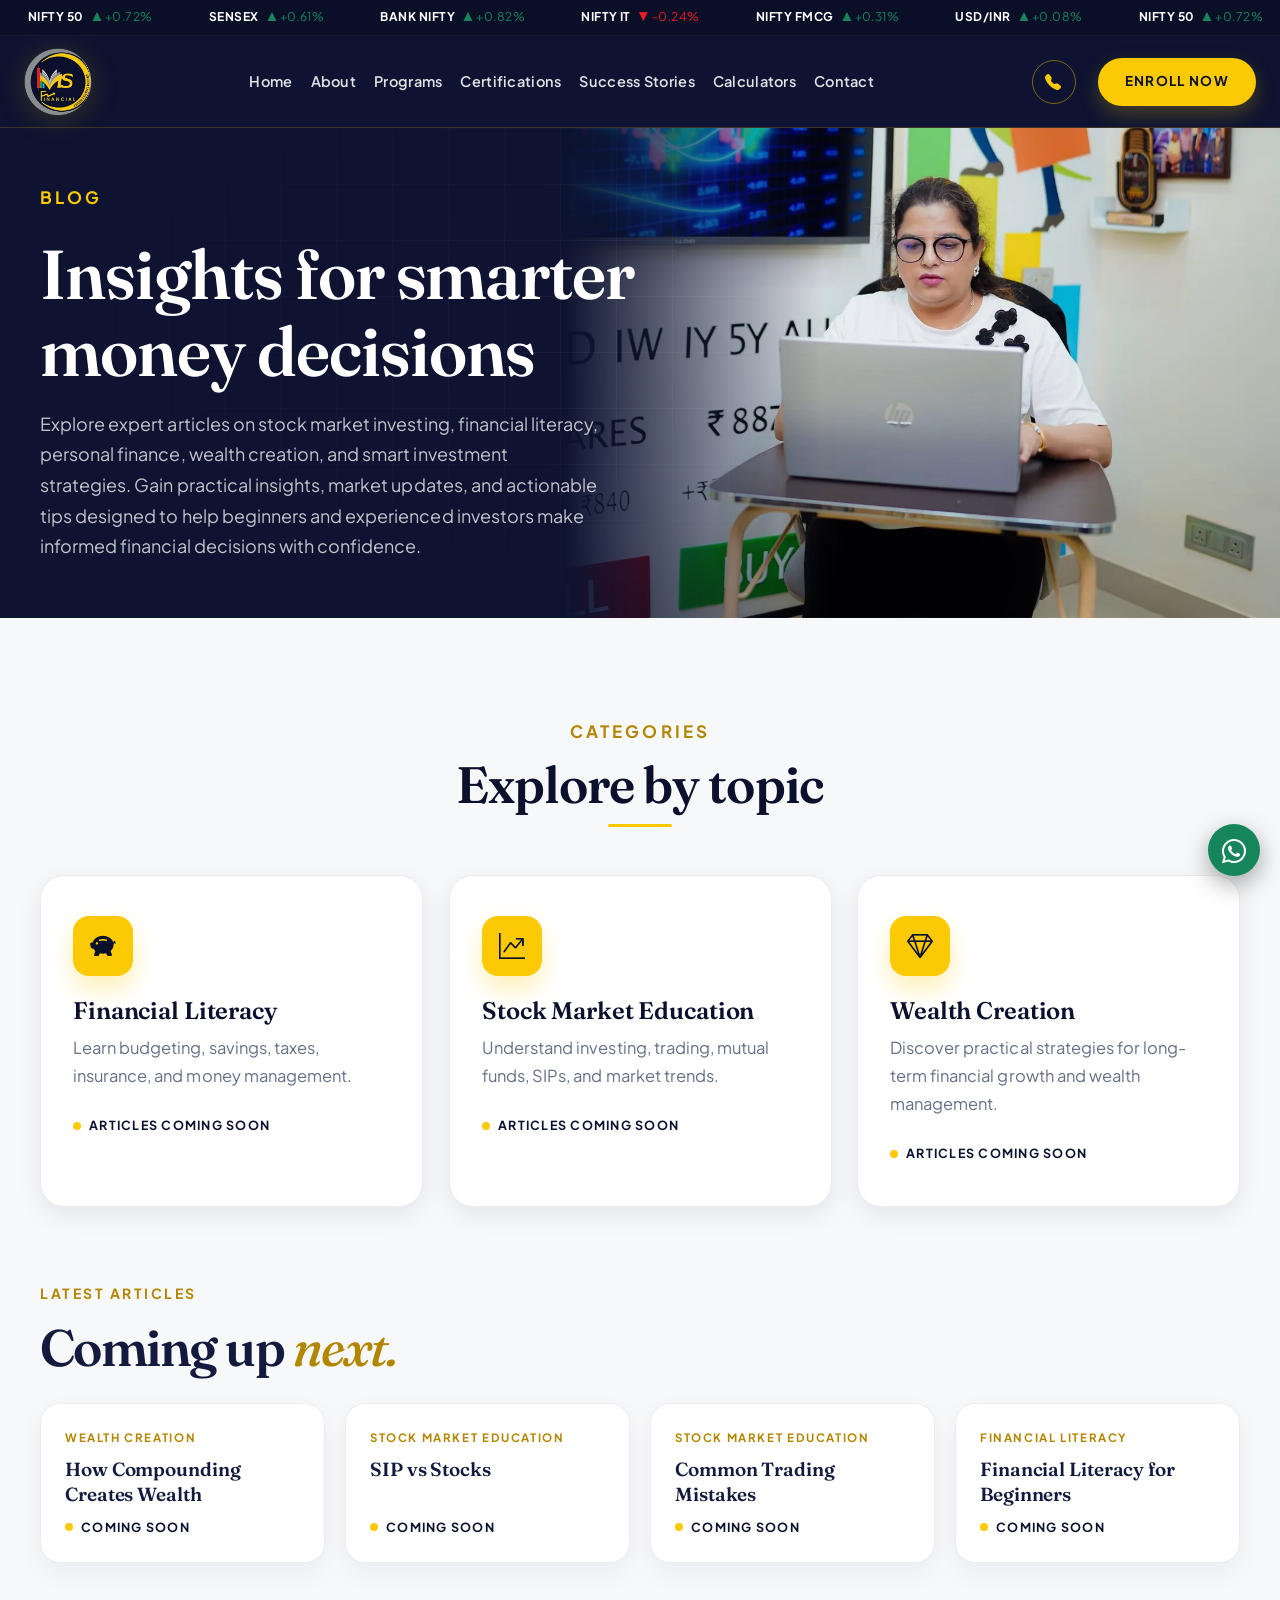
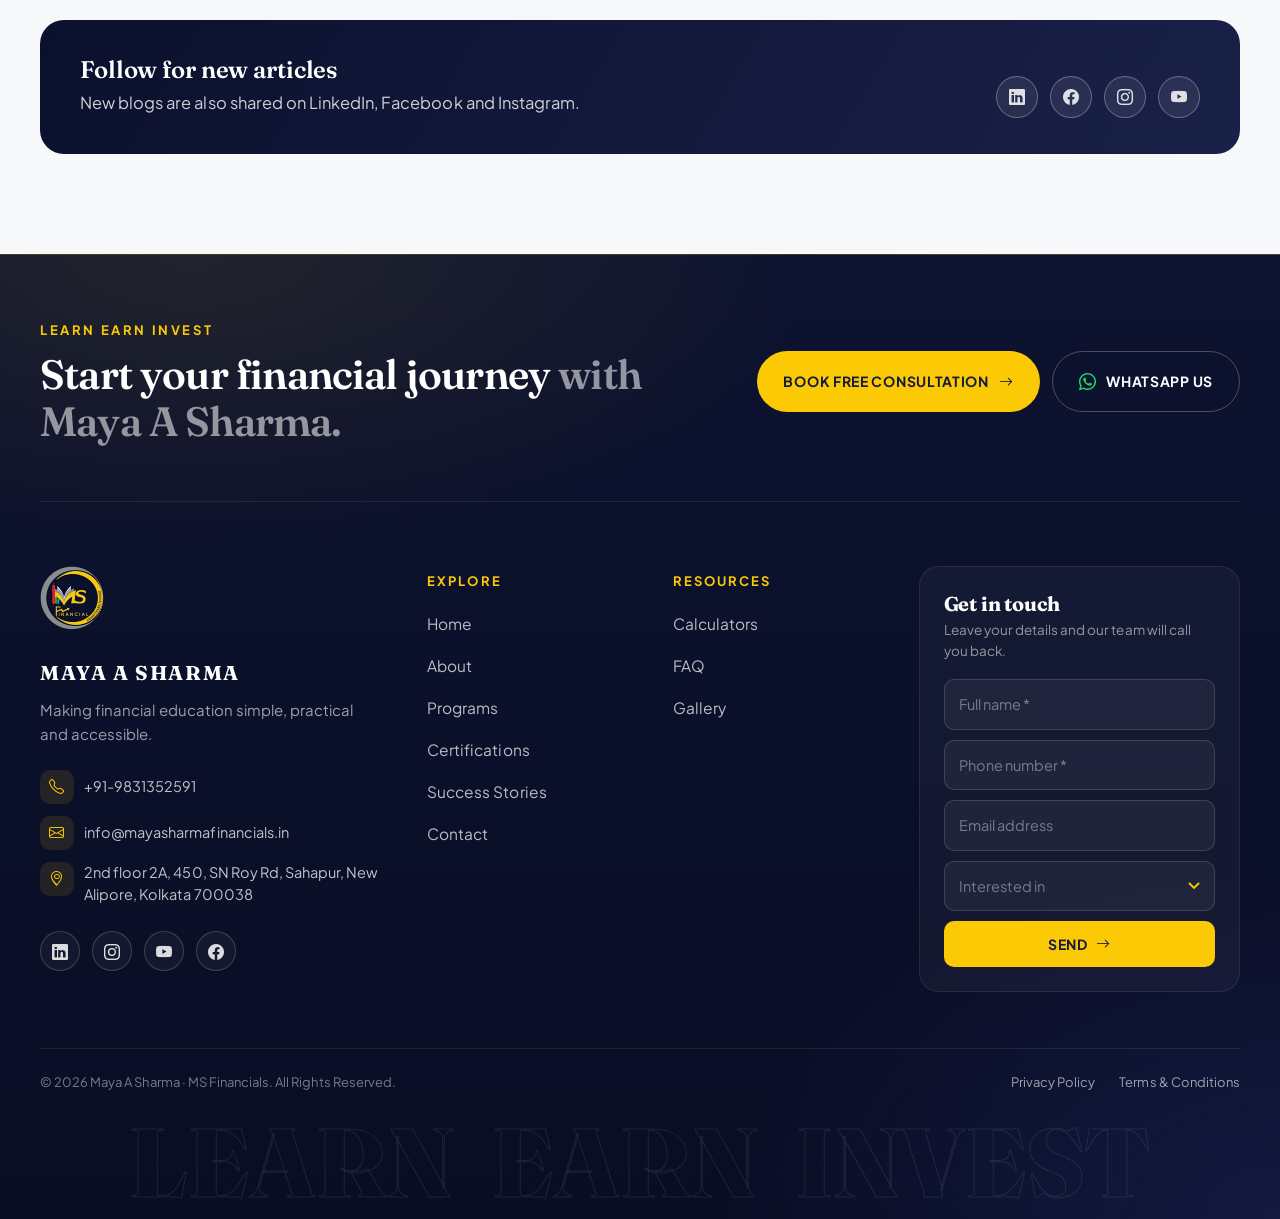
<file: blogs.html>
<!DOCTYPE html>
<html lang="en">

<head>
  <meta charset="UTF-8">
  <meta name="viewport" content="width=device-width, initial-scale=1">
  <title>Blog | Maya A Sharma</title>
  <meta name="robots" content="noindex, nofollow">
  <meta name="description"
    content="Expert articles on stock market investing, financial literacy, personal finance, wealth creation, and smart investment strategies.">
  <meta property="og:title" content="Blog | Maya A Sharma">
  <meta property="og:type" content="website">
  <meta property="og:url" content="https://mayasharmafinancials.in/blogs.html">
  <meta property="og:image" content="https://mayasharmafinancials.in/assets/images/maya-pro/maya-a-sharma-outdoor-city-portrait.jpg">
  <meta name="twitter:card" content="summary_large_image">
  <link rel="canonical" href="https://mayasharmafinancials.in/blogs.html">
  <link rel="icon" href="assets/icons/favicon.svg" type="image/svg+xml">
  <link rel="preconnect" href="https://fonts.googleapis.com">
  <link rel="preconnect" href="https://fonts.gstatic.com" crossorigin>
  <link rel="preconnect" href="https://cdn.jsdelivr.net" crossorigin>
  <link rel="preload" as="image" href="assets/images/maya-pro/maya-a-sharma-blog-banner.webp" fetchpriority="high">
  <link
    href="https://fonts.googleapis.com/css2?family=Fraunces:opsz,wght@9..144,400..800&family=Plus+Jakarta+Sans:wght@400;500;600;700;800&display=swap"
    rel="stylesheet">
  <link href="https://cdn.jsdelivr.net/npm/bootstrap@5.3.3/dist/css/bootstrap.min.css" rel="stylesheet">
  <link href="https://cdn.jsdelivr.net/npm/bootstrap-icons@1.11.3/font/bootstrap-icons.min.css" rel="stylesheet">
  <link rel="stylesheet" href="css/style.css?v=20261105sl">
  <link rel="stylesheet" href="css/responsive.css">
  <link rel="stylesheet" href="css/animations.css">
  <link rel="stylesheet" href="css/pages.css?v=20261105sl">
</head>

<body data-page="blog">
  <a class="skip-link" href="#main">Skip to content</a>
  <div id="ticker-root"></div>
  <div id="header-root"></div>
  <main id="main">
    <header class="page-hero">
      <span class="ph-orb ph-orb-1" aria-hidden="true"></span>
      <span class="ph-orb ph-orb-2" aria-hidden="true"></span>
      <div class="container-ms">
        <p class="eyebrow">Blog</p>
        <h1>Insights for smarter money decisions</h1>
        <p class="ph-lead">Explore expert articles on stock market investing, financial literacy, personal finance,
          wealth creation, and smart investment strategies. Gain practical insights, market updates, and actionable tips
          designed to help beginners and experienced investors make informed financial decisions with confidence.</p>
      </div>
    </header>

    <section class="section section-off" id="categories">
      <div class="container-ms">
        <div class="sec-head center scroll-reveal">
          <p class="eyebrow">Categories</p>
          <h2 class="title-line">Explore by topic</h2>
        </div>
        <div class="cat-grid">
          <article class="cat-card scroll-reveal stagger-1">
            <div class="mv-icon"><i class="bi bi-piggy-bank-fill"></i></div>
            <h3>Financial Literacy</h3>
            <p>Learn budgeting, savings, taxes, insurance, and money management.</p>
            <span class="soon-pill">Articles coming soon</span>
          </article>
          <article class="cat-card scroll-reveal stagger-2">
            <div class="mv-icon"><i class="bi bi-graph-up-arrow"></i></div>
            <h3>Stock Market Education</h3>
            <p>Understand investing, trading, mutual funds, SIPs, and market trends.</p>
            <span class="soon-pill">Articles coming soon</span>
          </article>
          <article class="cat-card scroll-reveal stagger-3">
            <div class="mv-icon"><i class="bi bi-gem"></i></div>
            <h3>Wealth Creation</h3>
            <p>Discover practical strategies for long-term financial growth and wealth management.</p>
            <span class="soon-pill">Articles coming soon</span>
          </article>
        </div>


        <div class="bl-upcoming scroll-reveal">
          <div class="lp-head">
            <div>
              <p class="eyebrow">Latest articles</p>
              <h2>Coming up <span>next.</span></h2>
            </div>
          </div>
          <div class="bl-list">
            <article class="bl-item"><span class="bl-cat">Wealth Creation</span><h3>How Compounding Creates Wealth</h3><span class="soon-pill">Coming soon</span></article>
            <article class="bl-item"><span class="bl-cat">Stock Market Education</span><h3>SIP vs Stocks</h3><span class="soon-pill">Coming soon</span></article>
            <article class="bl-item"><span class="bl-cat">Stock Market Education</span><h3>Common Trading Mistakes</h3><span class="soon-pill">Coming soon</span></article>
            <article class="bl-item"><span class="bl-cat">Financial Literacy</span><h3>Financial Literacy for Beginners</h3><span class="soon-pill">Coming soon</span></article>
          </div>
        </div>
        <div class="share-strip scroll-reveal reveal-zoom">
          <div>
            <h3>Follow for new articles</h3>
            <p>New blogs are also shared on LinkedIn, Facebook and Instagram.</p>
          </div>
          <div class="socials">
            <a href="https://www.linkedin.com/in/maya-sharma-financial-coach" aria-label="LinkedIn" target="_blank" rel="noopener"><i class="bi bi-linkedin"></i></a>
            <a href="https://www.facebook.com/MSFinancials2008" aria-label="Facebook" target="_blank" rel="noopener"><i class="bi bi-facebook"></i></a>
            <a href="https://www.instagram.com/msfinancial_" aria-label="Instagram" target="_blank" rel="noopener"><i class="bi bi-instagram"></i></a>
            <a href="https://www.youtube.com/@msfinancial" aria-label="YouTube" target="_blank" rel="noopener"><i class="bi bi-youtube"></i></a>
          </div>
        </div>
      </div>
    </section>
  </main>
  <div id="footer-root"></div>
  <script src="https://cdn.jsdelivr.net/npm/bootstrap@5.3.3/dist/js/bootstrap.bundle.min.js"></script>
  <script src="js/components.js"></script>
  <script src="js/ticker.js"></script>
  <script src="js/animations.js"></script>
  <script src="js/main.js?v=20261105sm"></script>
</body>

</html>
</file>
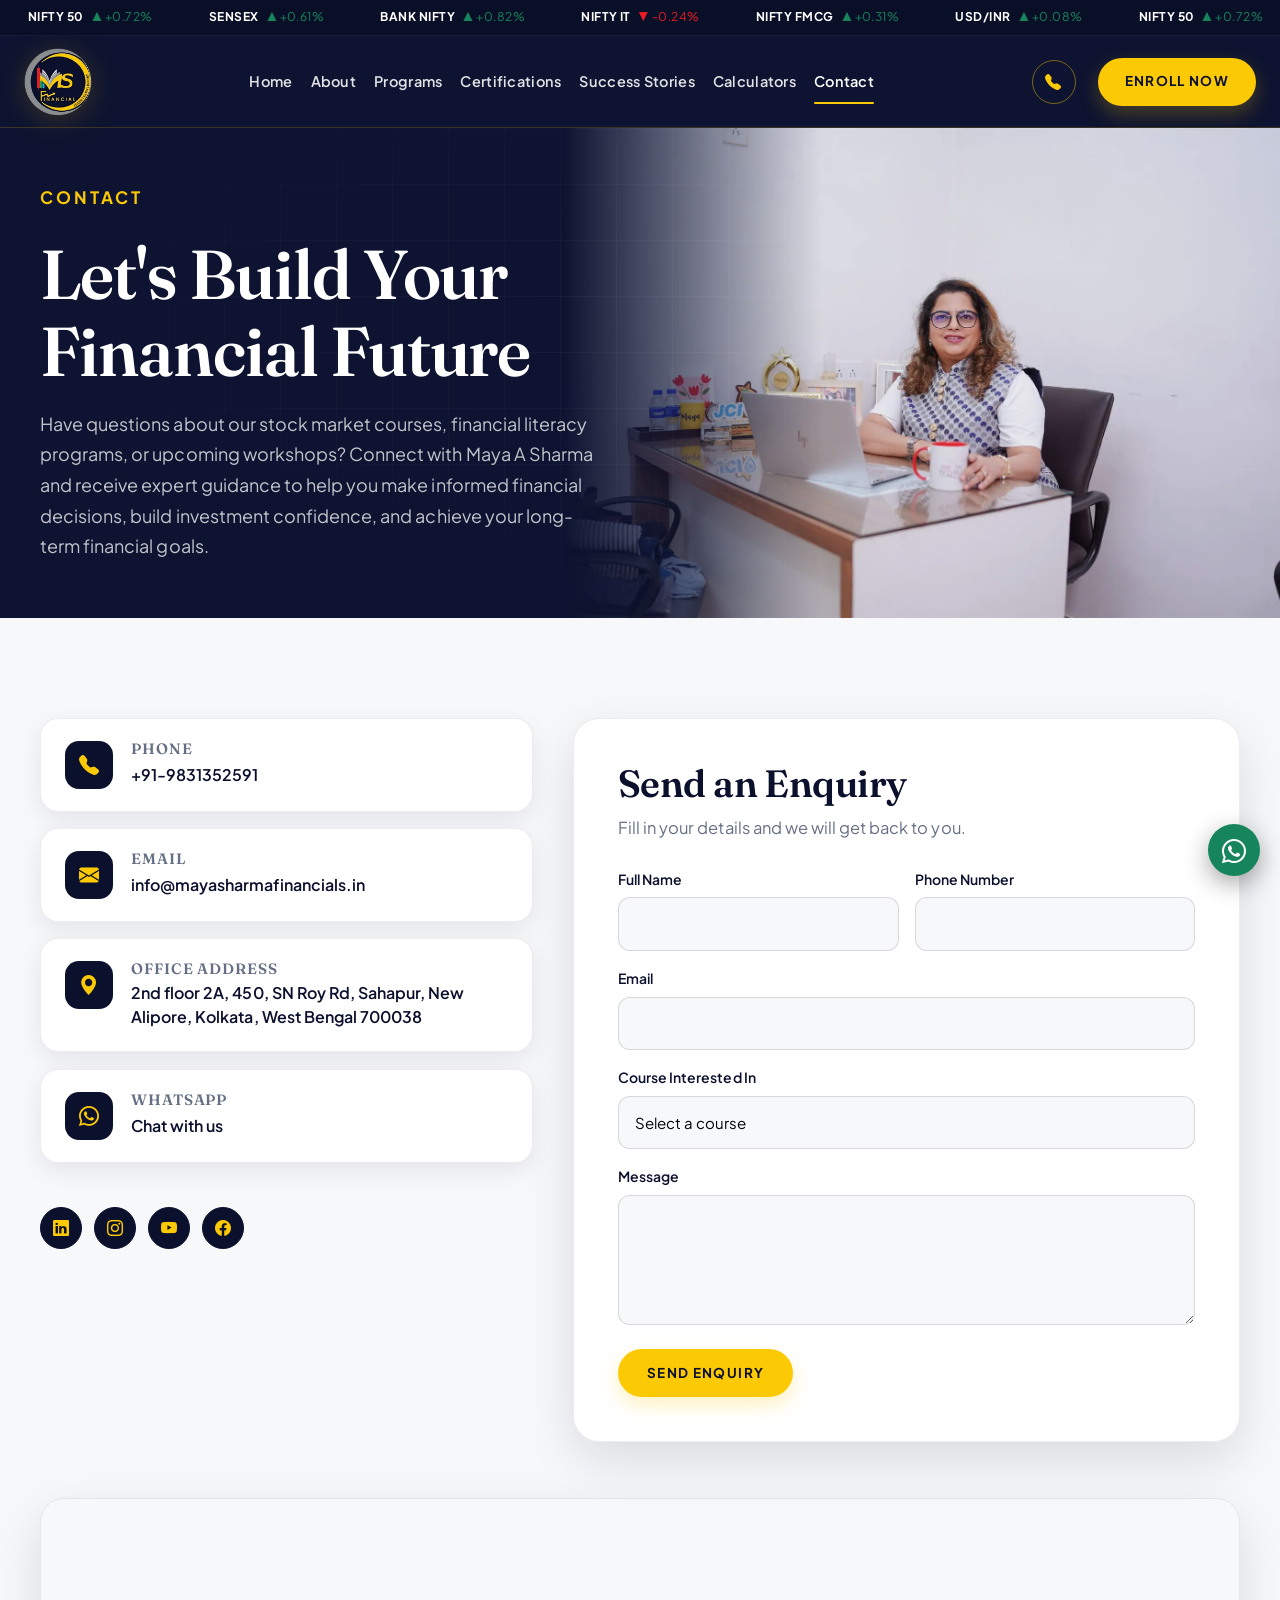
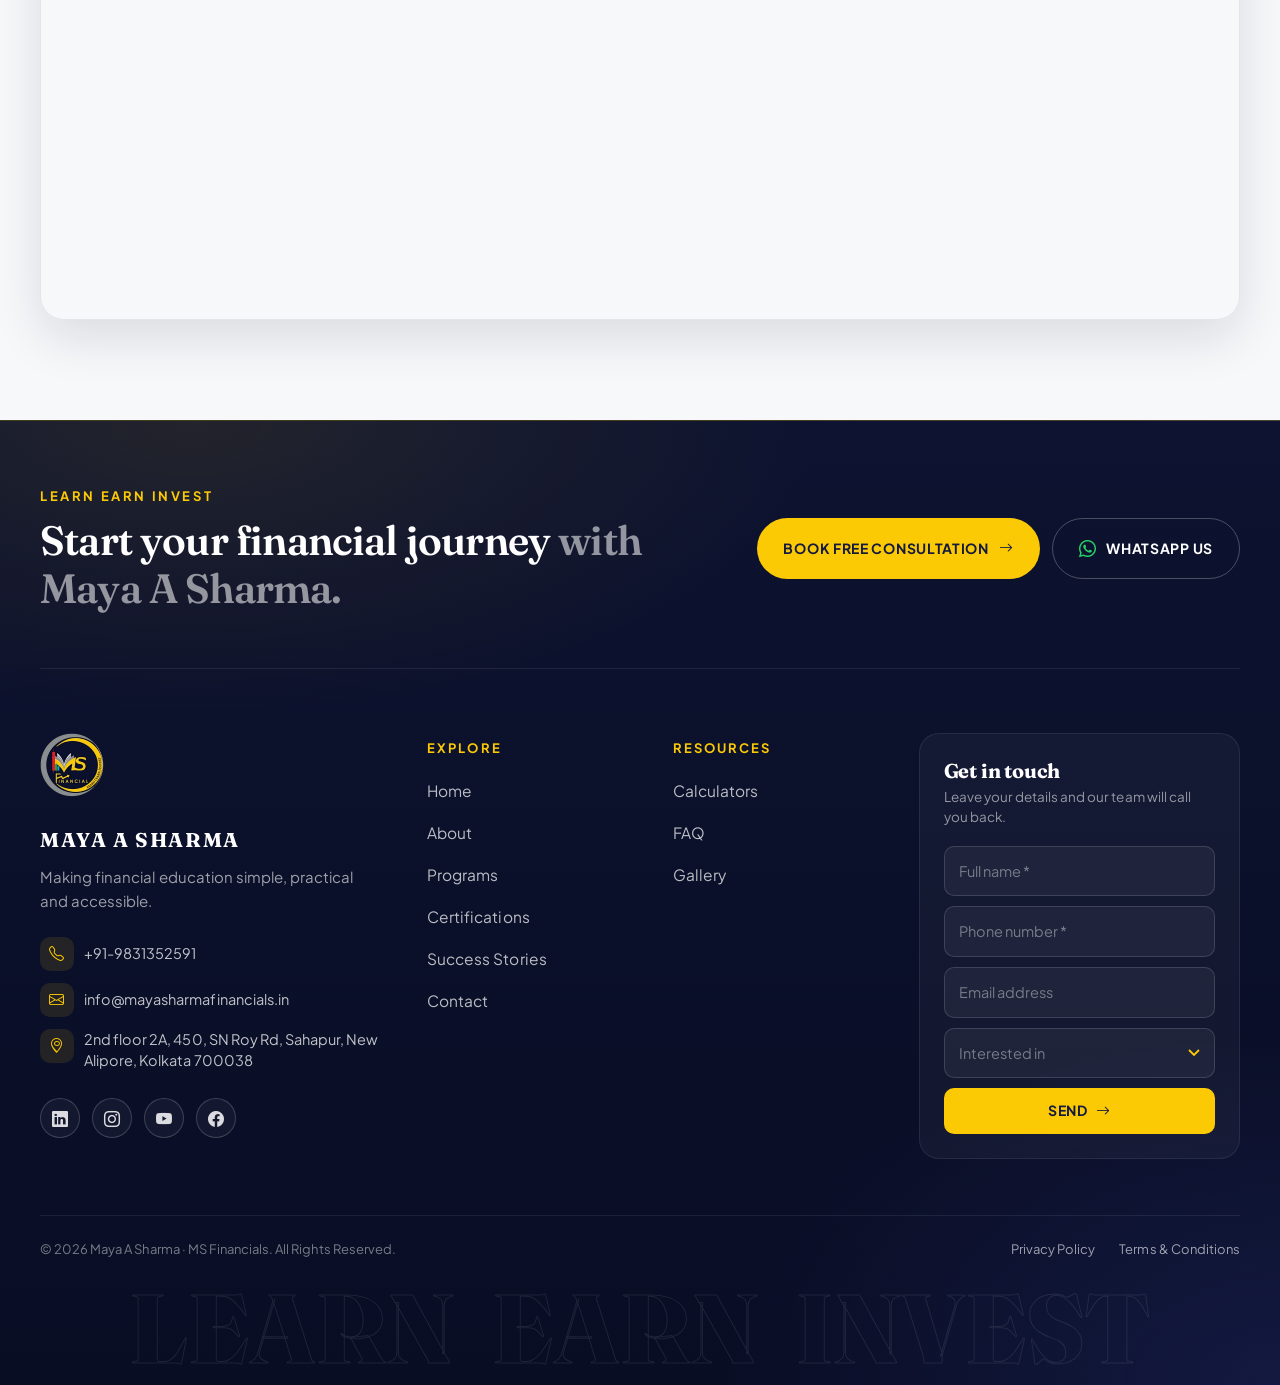
<file: contact.html>
<!DOCTYPE html>
<html lang="en">

<head>
  <meta charset="UTF-8">
  <meta name="viewport" content="width=device-width, initial-scale=1">
  <title>Contact | Maya A Sharma</title>
  <meta name="description"
    content="Connect with Maya A Sharma about stock market courses, financial literacy programs and upcoming workshops.">
  <meta property="og:title" content="Contact | Maya A Sharma">
  <meta property="og:type" content="website">
  <meta property="og:url" content="https://mayasharmafinancials.in/contact.html">
  <meta property="og:image" content="https://mayasharmafinancials.in/assets/images/maya-pro/maya-a-sharma-outdoor-city-portrait.jpg">
  <meta name="twitter:card" content="summary_large_image">
  <link rel="canonical" href="https://mayasharmafinancials.in/contact.html">
  <link rel="icon" href="assets/icons/favicon.svg" type="image/svg+xml">
  <link rel="preconnect" href="https://fonts.googleapis.com">
  <link rel="preconnect" href="https://fonts.gstatic.com" crossorigin>
  <link rel="preconnect" href="https://cdn.jsdelivr.net" crossorigin>
  <link rel="preload" as="image" href="assets/images/maya-pro/maya-a-sharma-at-office-desk.webp" fetchpriority="high">
  <link
    href="https://fonts.googleapis.com/css2?family=Fraunces:opsz,wght@9..144,400..800&family=Plus+Jakarta+Sans:wght@400;500;600;700;800&display=swap"
    rel="stylesheet">
  <link href="https://cdn.jsdelivr.net/npm/bootstrap@5.3.3/dist/css/bootstrap.min.css" rel="stylesheet">
  <link href="https://cdn.jsdelivr.net/npm/bootstrap-icons@1.11.3/font/bootstrap-icons.min.css" rel="stylesheet">
  <link rel="stylesheet" href="css/style.css?v=20261105sl">
  <link rel="stylesheet" href="css/responsive.css">
  <link rel="stylesheet" href="css/animations.css">
  <link rel="stylesheet" href="css/pages.css?v=20261105sl">
</head>

<body data-page="contact">
  <a class="skip-link" href="#main">Skip to content</a>
  <div id="ticker-root"></div>
  <div id="header-root"></div>
  <main id="main">
    <header class="page-hero">
      <span class="ph-orb ph-orb-1" aria-hidden="true"></span>
      <span class="ph-orb ph-orb-2" aria-hidden="true"></span>
      <div class="container-ms">
        <p class="eyebrow">Contact</p>
        <h1>Let's Build Your Financial Future</h1>
        <p class="ph-lead">Have questions about our stock market courses, financial literacy programs, or upcoming
          workshops? Connect with Maya A Sharma and receive expert guidance to help you make informed financial
          decisions, build investment confidence, and achieve your long-term financial goals.</p>
      </div>
    </header>

    <section class="section section-off">
      <div class="container-ms">
        <div class="contact-pro">
          <div class="contact-cards">
            <div class="c-card scroll-reveal reveal-left stagger-1"><i class="bi bi-telephone-fill"></i>
              <div>
                <h3>Phone</h3><a href="tel:+919831352591">+91-9831352591</a>
              </div>
            </div>
            <div class="c-card scroll-reveal reveal-left stagger-2"><i class="bi bi-envelope-fill"></i>
              <div>
                <h3>Email</h3><a href="mailto:info@mayasharmafinancials.in">info@mayasharmafinancials.in</a>
              </div>
            </div>
            <div class="c-card scroll-reveal reveal-left stagger-3"><i class="bi bi-geo-alt-fill"></i>
              <div>
                <h3>Office Address</h3>
                <p>2nd floor 2A, 450, SN Roy Rd, Sahapur, New Alipore, Kolkata, West Bengal 700038</p>
              </div>
            </div>
            <div class="c-card scroll-reveal reveal-left stagger-4"><i class="bi bi-whatsapp"></i>
              <div>
                <h3>WhatsApp</h3><a href="https://wa.me/919831352591" target="_blank" rel="noopener">Chat with us</a>
              </div>
            </div>
            <div class="scroll-reveal stagger-5" style="margin-top: 8px;">
              <div class="socials">
                <a href="https://www.linkedin.com/in/maya-sharma-financial-coach" aria-label="LinkedIn" target="_blank" rel="noopener"><i class="bi bi-linkedin"></i></a>
                <a href="https://www.instagram.com/msfinancial_" aria-label="Instagram" target="_blank" rel="noopener"><i class="bi bi-instagram"></i></a>
                <a href="https://www.youtube.com/@msfinancial" aria-label="YouTube" target="_blank" rel="noopener"><i class="bi bi-youtube"></i></a>
                <a href="https://www.facebook.com/MSFinancials2008" aria-label="Facebook" target="_blank" rel="noopener"><i class="bi bi-facebook"></i></a>
              </div>
            </div>
          </div>

          <div class="form-card scroll-reveal reveal-right" id="enquiry-form">
            <h2>Send an Enquiry</h2>
            <p>Fill in your details and we will get back to you.</p>
            <div class="form-success" id="formSuccess" role="status">Thank you. Your enquiry has been received.</div>
            <form id="enquiryForm" novalidate>
              <div class="form-row">
                <div class="field"><label for="name">Full Name</label><input id="name" name="name" required autocomplete="name"></div>
                <div class="field"><label for="phone">Phone Number</label><input id="phone" name="phone" type="tel" required autocomplete="tel"></div>
              </div>
              <div class="field"><label for="email">Email</label><input id="email" name="email" type="email" required autocomplete="email"></div>
              <div class="field">
                <label for="program">Course Interested In</label>
                <select id="program" name="program" required>
                  <option value="">Select a course</option>
                  <optgroup label="Offline Programs">
                    <option>Financial Literacy Foundation</option>
                    <option>Stock Market Essentials</option>
                    <option>Wealth Creation Masterclass</option>
                  </optgroup>
                  <optgroup label="Online Programs">
                    <option>Financial Literacy Course</option>
                    <option>Stock Market Trading Course</option>
                    <option>Investment &amp; Wealth Creation</option>
                  </optgroup>
                  <optgroup label="Other">
                    <option>Financial Awareness Workshop for Class 12 Students</option>
                    <option>Women Investor Program</option>
                    <option>Corporate Training</option>
                    <option>Certifications</option>
                  </optgroup>
                </select>
              </div>
              <div class="field"><label for="message">Message</label><textarea id="message" name="message" required></textarea></div>
              <button class="btn-ms btn-gold hover-lift" type="submit">Send Enquiry</button>
            </form>
          </div>
        </div>

        <div class="map-embed scroll-reveal reveal-zoom">
          <iframe title="Office location on Google Maps" loading="lazy" referrerpolicy="no-referrer-when-downgrade"
            src="https://www.google.com/maps?q=450%20SN%20Roy%20Rd%2C%20Sahapur%2C%20New%20Alipore%2C%20Kolkata%2C%20West%20Bengal%20700038&output=embed"></iframe>
        </div>
      </div>
    </section>
  </main>
  <div id="footer-root"></div>
  <script src="https://cdn.jsdelivr.net/npm/bootstrap@5.3.3/dist/js/bootstrap.bundle.min.js"></script>
  <script src="js/components.js"></script>
  <script src="js/ticker.js"></script>
  <script src="js/animations.js"></script>
  <script src="js/main.js?v=20261105sm"></script>
</body>

</html>
</file>
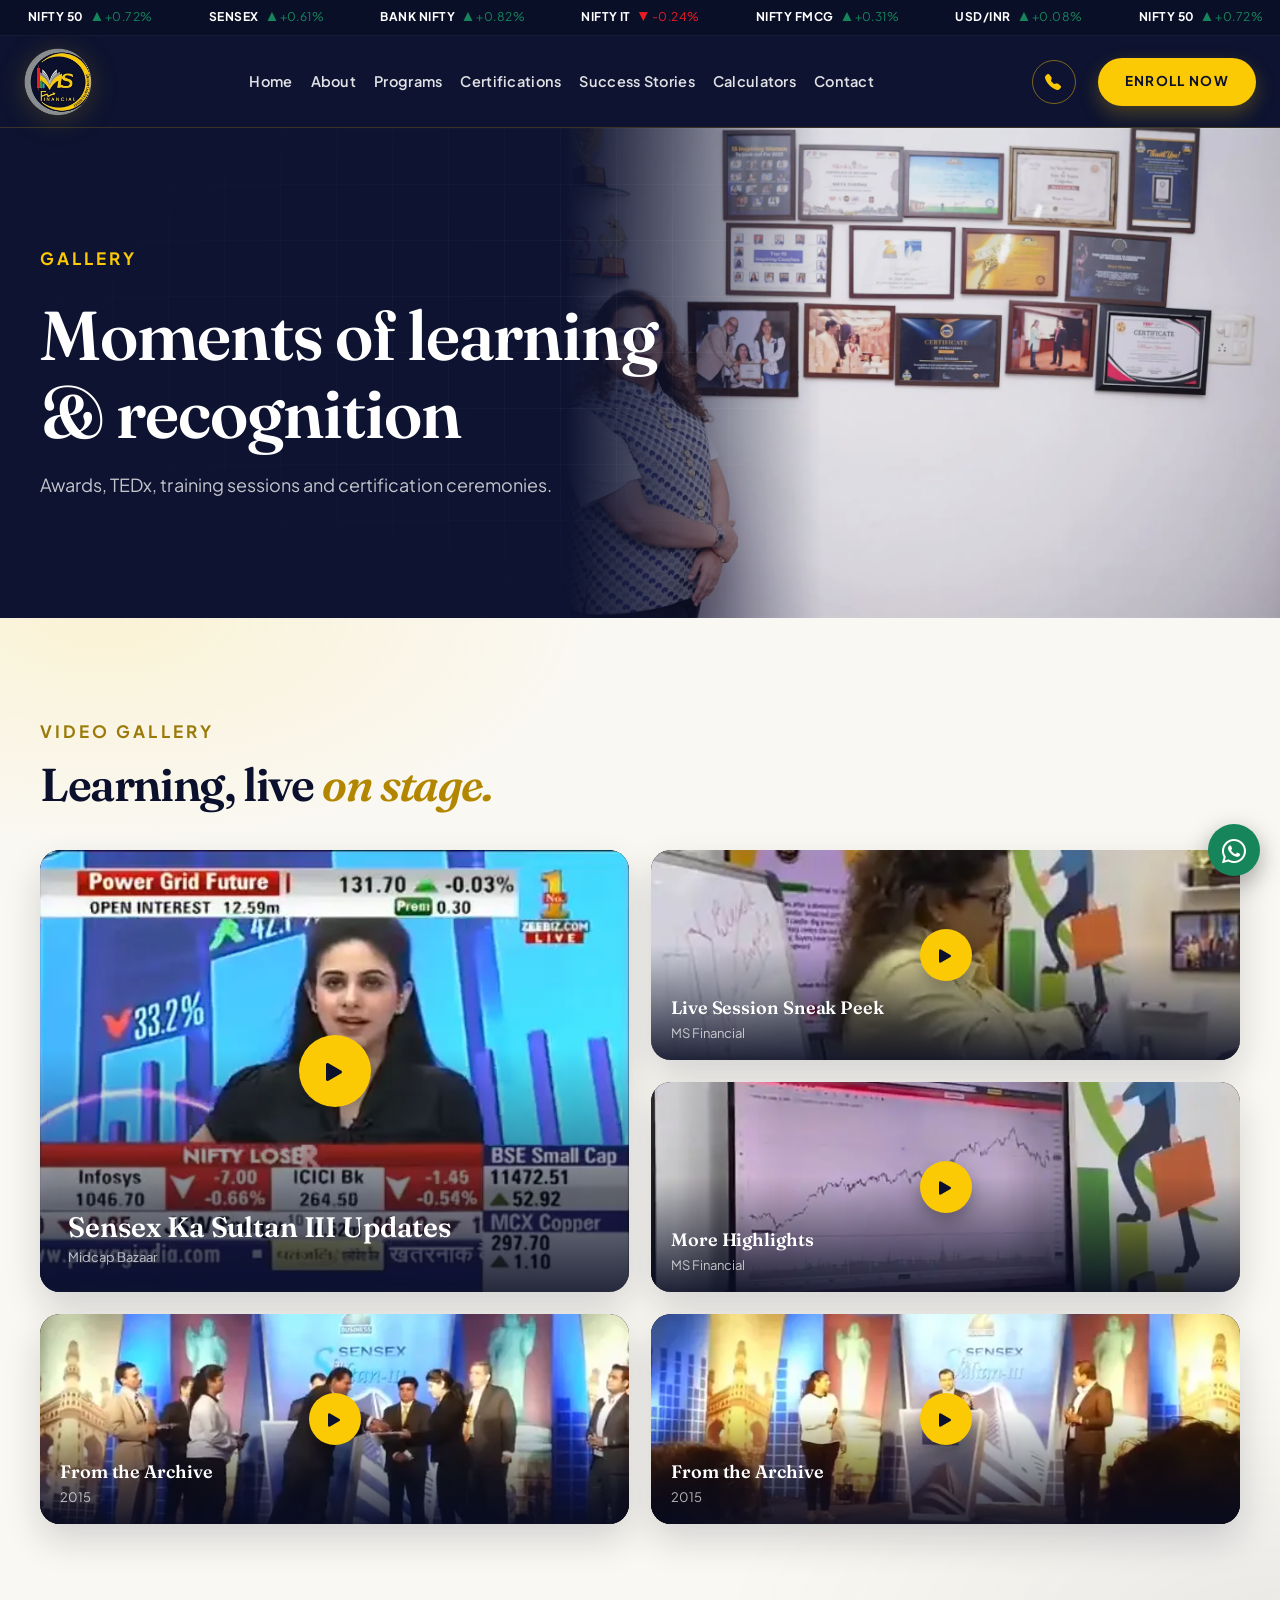
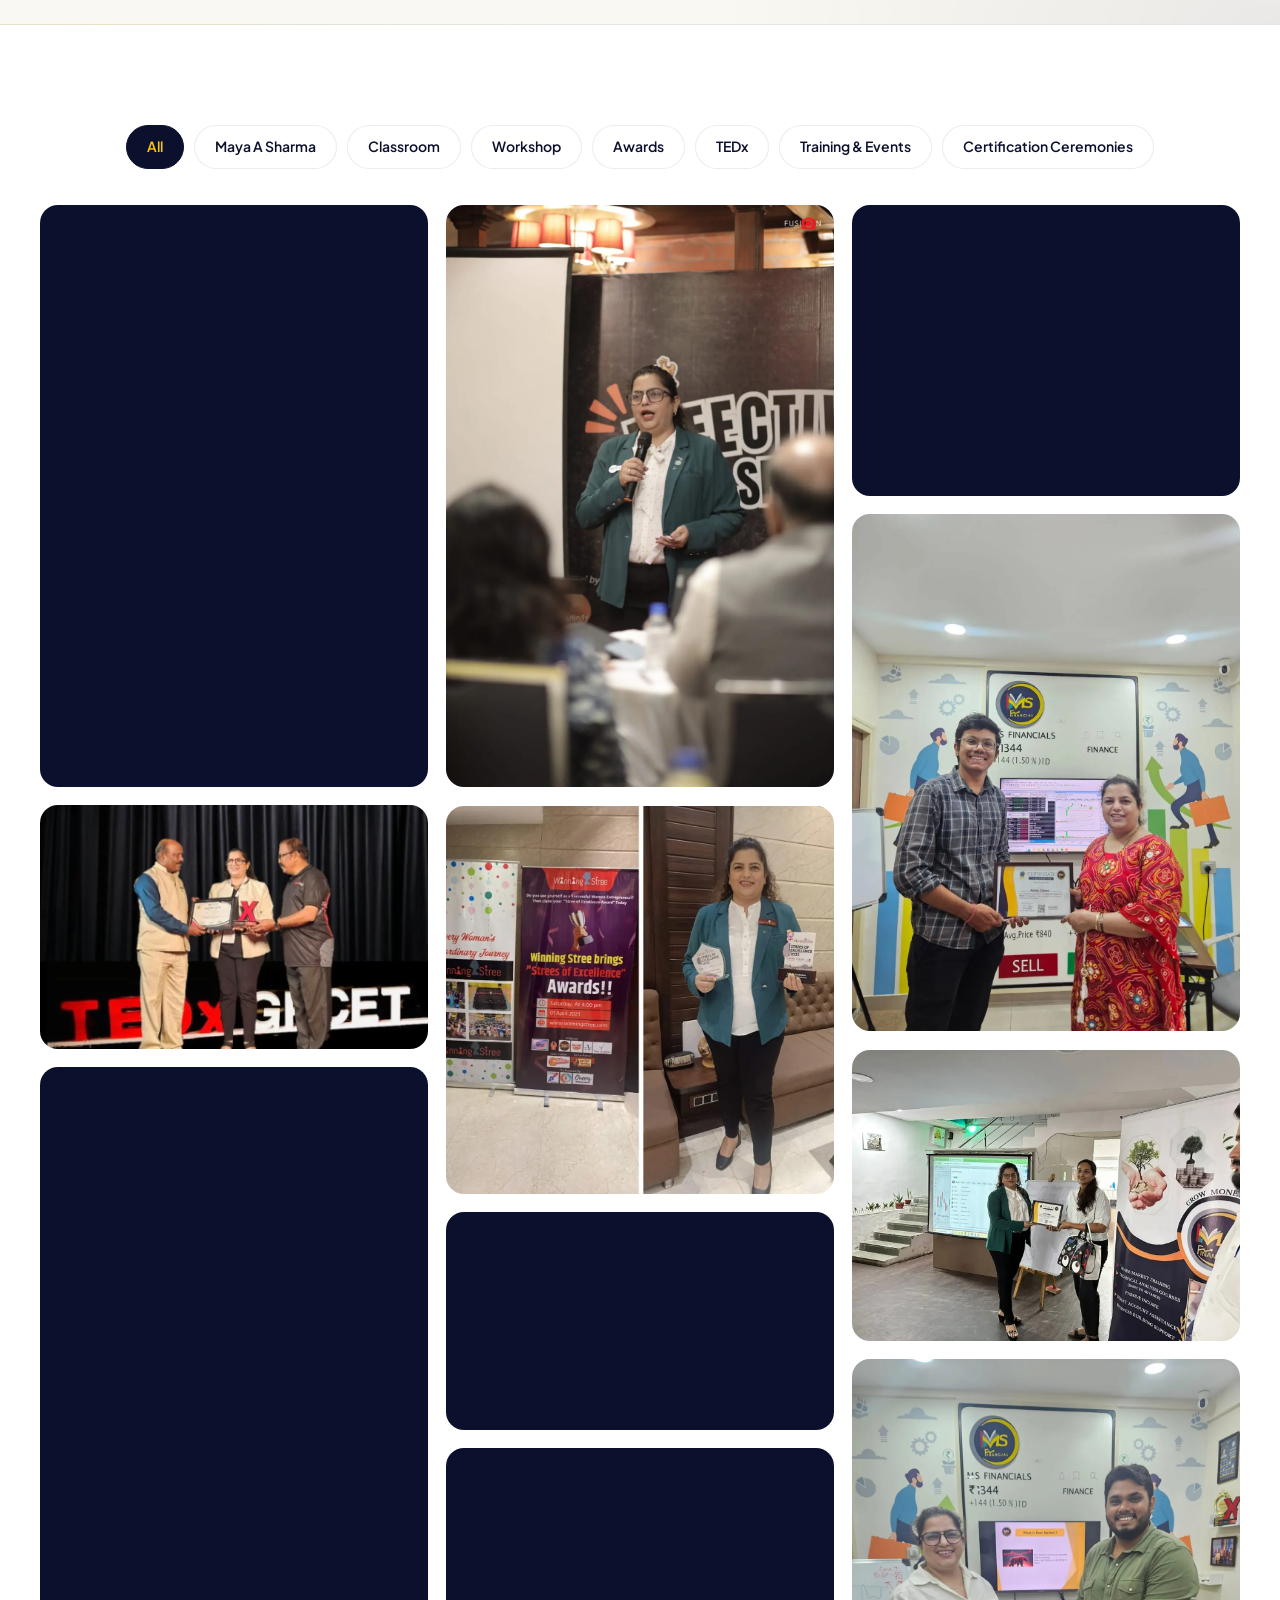
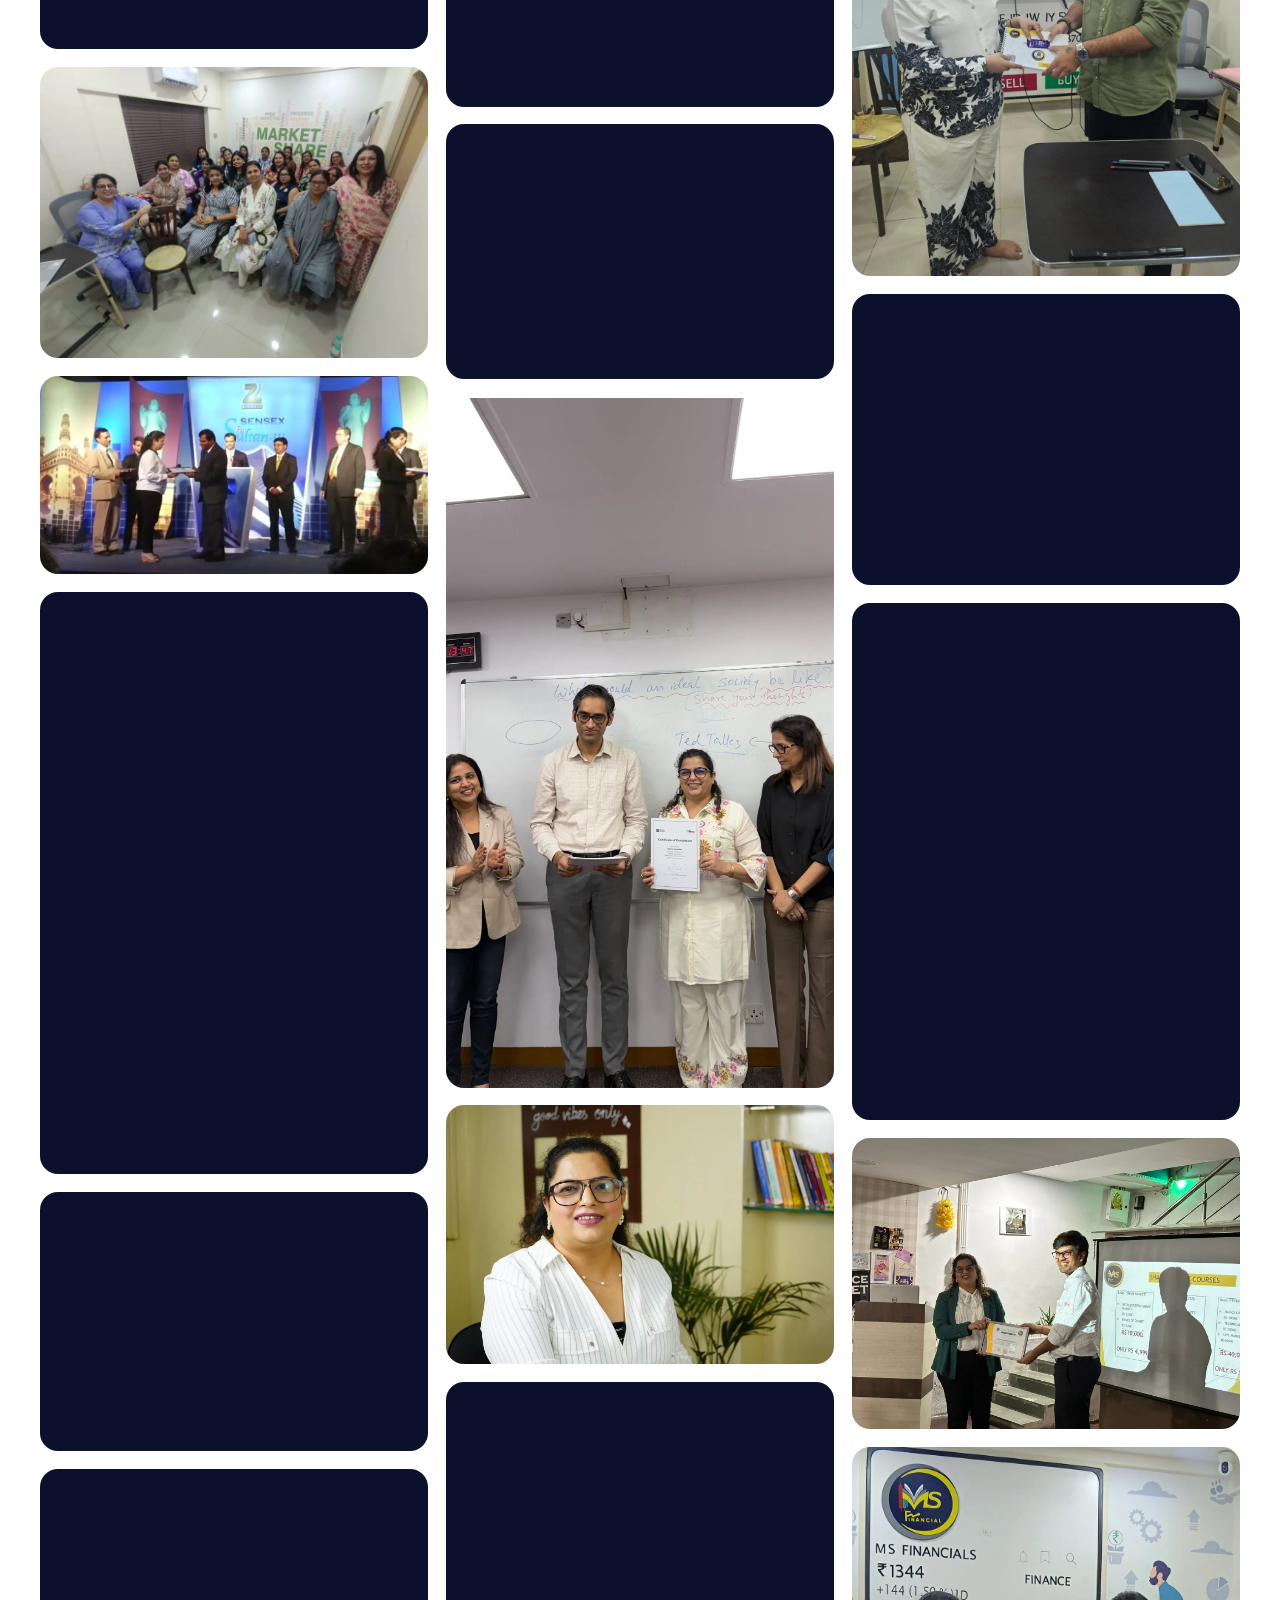
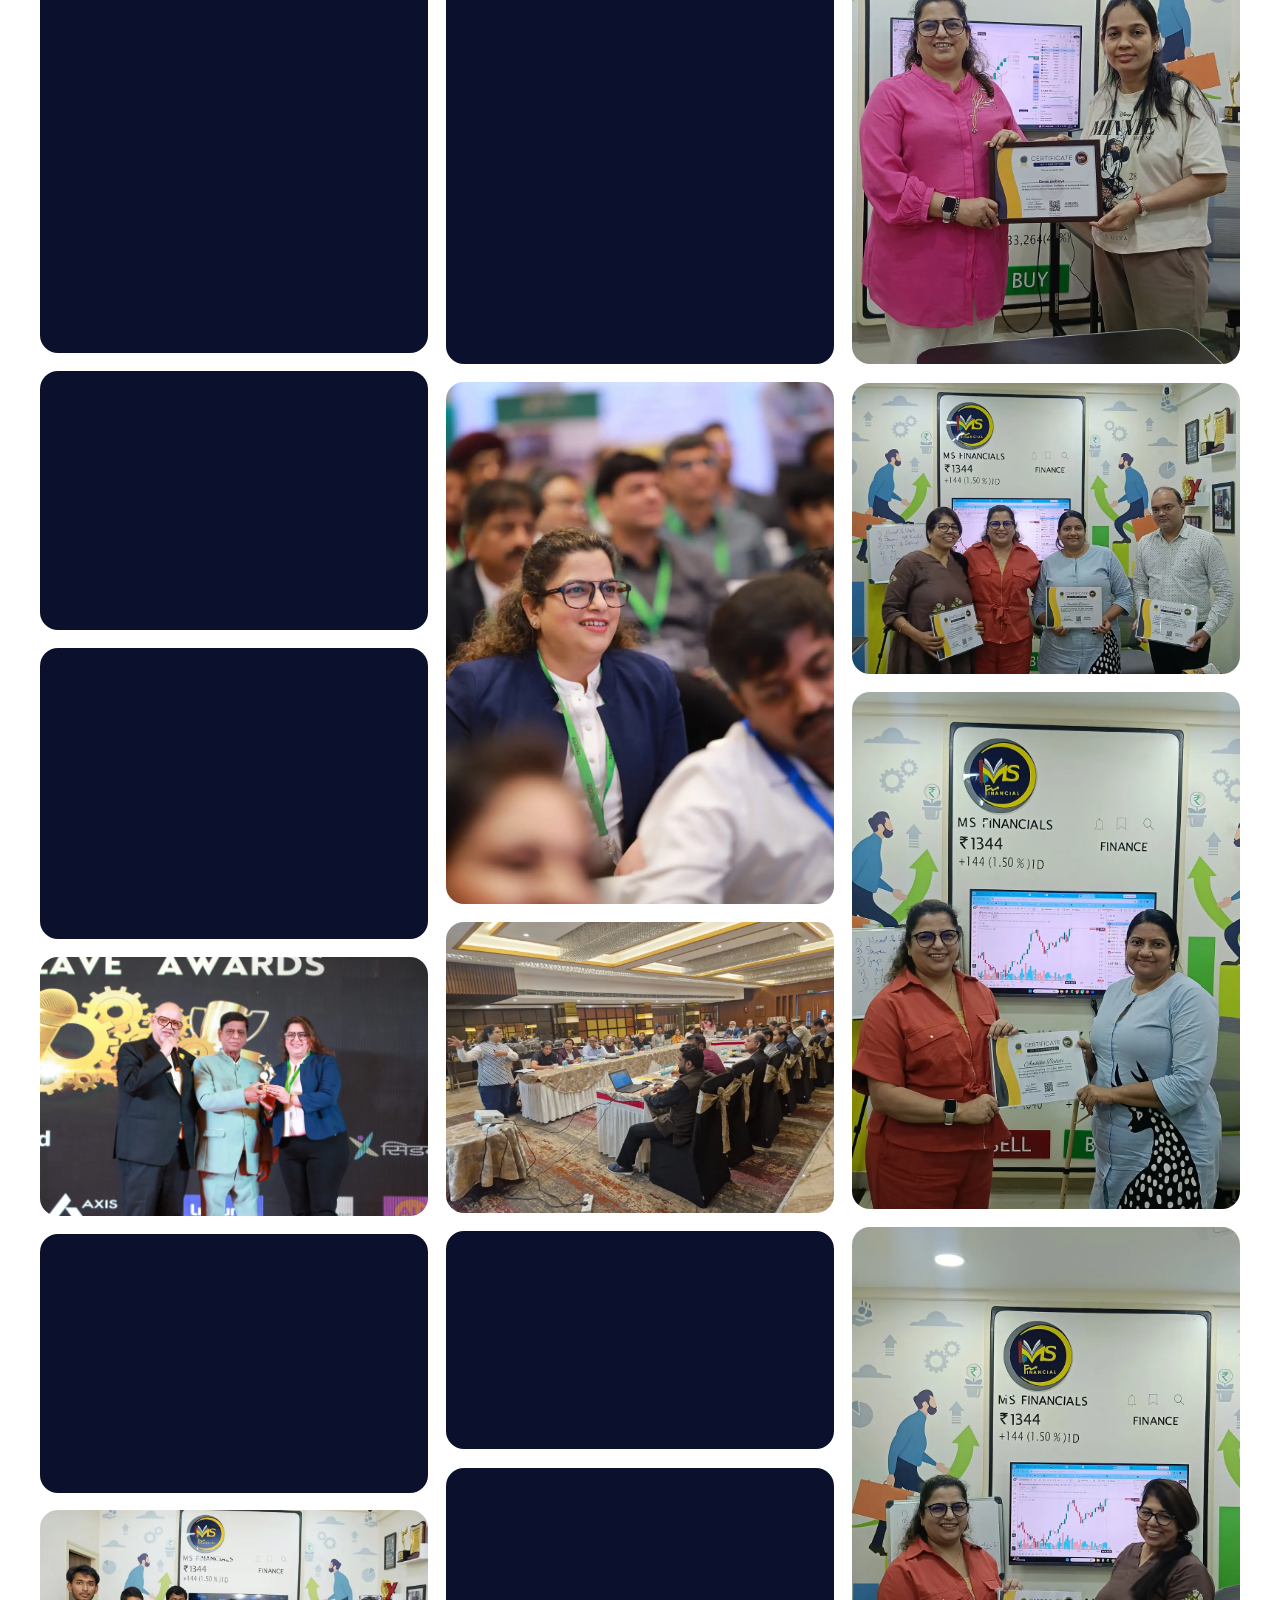
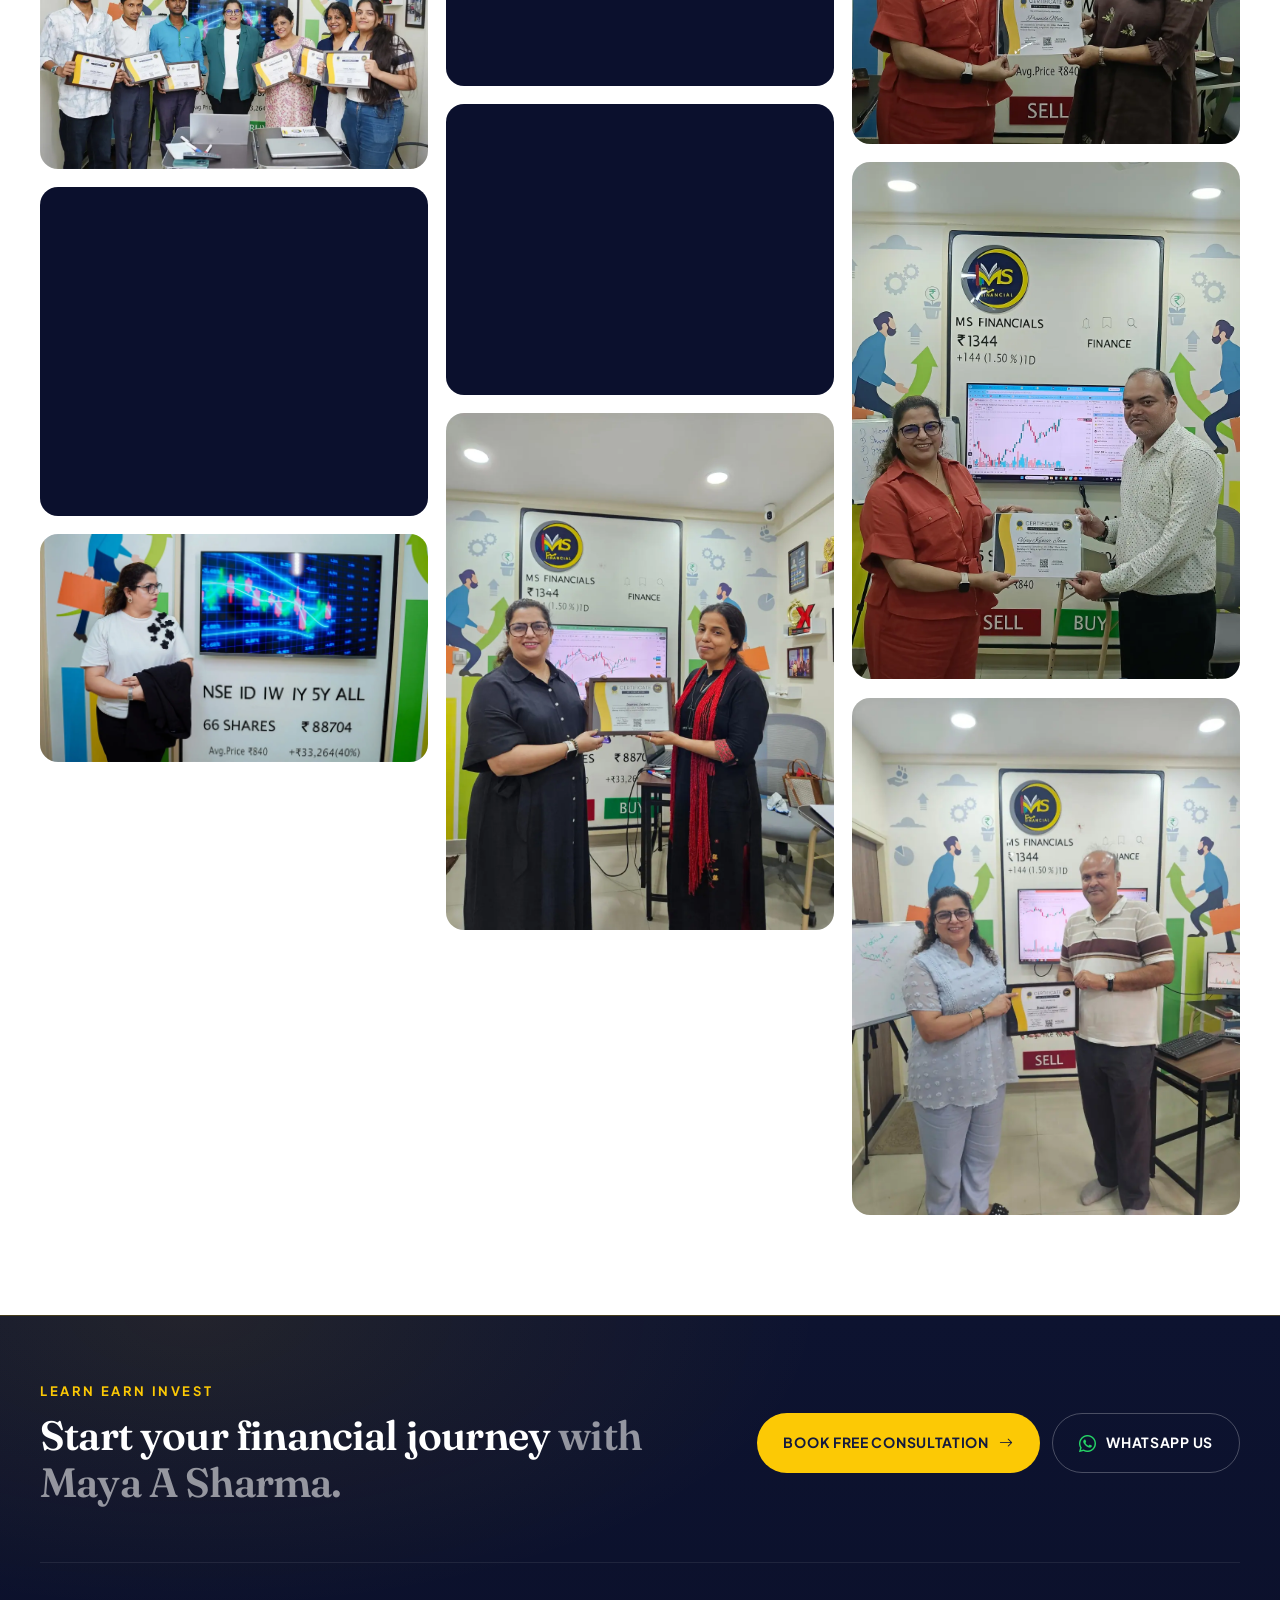
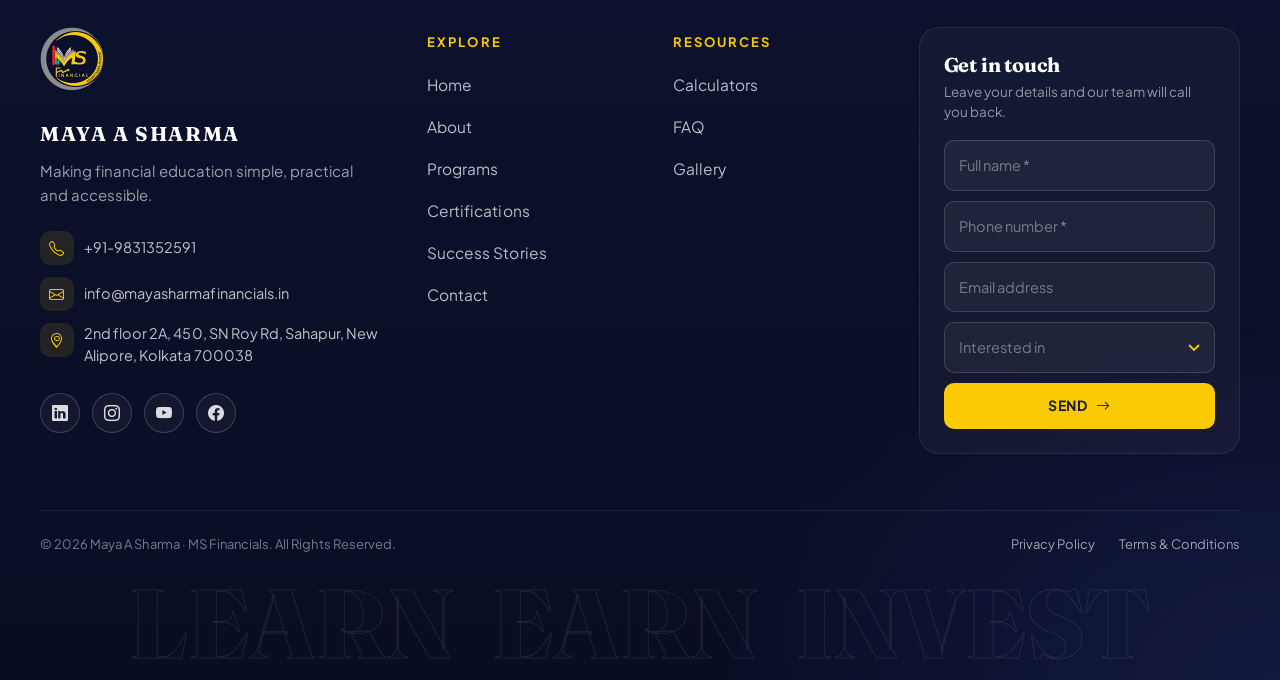
<file: gallery.html>
<!DOCTYPE html>
<html lang="en">

<head>
  <meta charset="UTF-8">
  <meta name="viewport" content="width=device-width, initial-scale=1">
  <title>Gallery | Maya A Sharma</title>
  <meta name="description" content="Awards, TEDx, training sessions and certification ceremonies with Maya A Sharma.">
  <meta property="og:title" content="Gallery | Maya A Sharma">
  <meta property="og:type" content="website">
  <meta property="og:url" content="https://mayasharmafinancials.in/gallery.html">
  <meta property="og:image" content="https://mayasharmafinancials.in/assets/images/maya-pro/maya-a-sharma-outdoor-city-portrait.jpg">
  <meta name="twitter:card" content="summary_large_image">
  <link rel="canonical" href="https://mayasharmafinancials.in/gallery.html">
  <link rel="icon" href="assets/icons/favicon.svg" type="image/svg+xml">
  <link rel="preconnect" href="https://fonts.googleapis.com">
  <link rel="preconnect" href="https://fonts.gstatic.com" crossorigin>
  <link rel="preconnect" href="https://cdn.jsdelivr.net" crossorigin>
  <link rel="preload" as="image" href="assets/images/maya-pro/maya-a-sharma-awards-and-certificates-wall.webp" fetchpriority="high">
  <link
    href="https://fonts.googleapis.com/css2?family=Fraunces:opsz,wght@9..144,400..800&family=Plus+Jakarta+Sans:wght@400;500;600;700;800&display=swap"
    rel="stylesheet">
  <link href="https://cdn.jsdelivr.net/npm/bootstrap@5.3.3/dist/css/bootstrap.min.css" rel="stylesheet">
  <link href="https://cdn.jsdelivr.net/npm/bootstrap-icons@1.11.3/font/bootstrap-icons.min.css" rel="stylesheet">
  <link rel="stylesheet" href="css/style.css?v=20261105sl">
  <link rel="stylesheet" href="css/responsive.css">
  <link rel="stylesheet" href="css/animations.css">
  <link rel="stylesheet" href="css/pages.css?v=20261105sl">
</head>

<body data-page="gallery">
  <a class="skip-link" href="#main">Skip to content</a>
  <div id="ticker-root"></div>
  <div id="header-root"></div>
  <main id="main">
    <header class="page-hero">
      <span class="ph-orb ph-orb-1" aria-hidden="true"></span>
      <span class="ph-orb ph-orb-2" aria-hidden="true"></span>
      <div class="container-ms">
        <p class="eyebrow">Gallery</p>
        <h1>Moments of learning &amp; recognition</h1>
        <p class="ph-lead">Awards, TEDx, training sessions and certification ceremonies.</p>
      </div>
    </header>

    <section class="section vx-section" id="videos" aria-label="Video gallery">
      <div class="container-ms">
        <div class="vx-head scroll-reveal">
          <p class="eyebrow">Video Gallery</p>
          <h2>Learning, live <span>on stage.</span></h2>
        </div>

        <div class="vx-grid">
          <article class="vx-card vx-feature scroll-reveal reveal-zoom"
            data-video-src="assets/videos/gallery/midcap-bazaar-sensex-ka-sultan-iii-updates.mp4"
            data-video-title="Midcap Bazaar – Sensex Ka Sultan III Updates"
            data-video-caption="Market updates from the Sensex Ka Sultan III show">
            <video poster="assets/videos/gallery/posters/midcap-bazaar-sensex-ka-sultan-iii-updates.webp" class="vx-media" src="assets/videos/gallery/midcap-bazaar-sensex-ka-sultan-iii-updates.mp4"
              preload="none" muted playsinline loop aria-hidden="true"></video>
            <span class="vx-play" aria-hidden="true"><i class="bi bi-play-fill"></i></span>
            <div class="vx-body">
              <h3>Sensex Ka Sultan III Updates</h3>
              <span>Midcap Bazaar</span>
            </div>
          </article>

          <article class="vx-card vx-wide scroll-reveal reveal-zoom stagger-1"
            data-video-src="assets/videos/gallery/ms-financial-live-session-sneak-peek.mp4"
            data-video-title="MS Financial Live Session"
            data-video-caption="A sneak peek into our live market sessions">
            <video poster="assets/videos/gallery/posters/ms-financial-live-session-sneak-peek.webp" class="vx-media" src="assets/videos/gallery/ms-financial-live-session-sneak-peek.mp4"
              preload="none" muted playsinline loop aria-hidden="true"></video>
            <span class="vx-play" aria-hidden="true"><i class="bi bi-play-fill"></i></span>
            <div class="vx-body">
              <h3>Live Session Sneak Peek</h3>
              <span>MS Financial</span>
            </div>
          </article>

          <article class="vx-card vx-wide scroll-reveal reveal-zoom stagger-1"
            data-video-src="assets/videos/gallery/ms-financial-session-highlights-2.mp4"
            data-video-title="MS Financial Session Highlights"
            data-video-caption="More highlights from MS Financial">
            <video poster="assets/videos/gallery/posters/ms-financial-session-highlights-2.webp" class="vx-media" src="assets/videos/gallery/ms-financial-session-highlights-2.mp4"
              preload="none" muted playsinline loop aria-hidden="true"></video>
            <span class="vx-play" aria-hidden="true"><i class="bi bi-play-fill"></i></span>
            <div class="vx-body">
              <h3>More Highlights</h3>
              <span>MS Financial</span>
            </div>
          </article>

          <article class="vx-card vx-wide scroll-reveal reveal-zoom stagger-3"
            data-video-src="assets/videos/gallery/archive-2015-moment-2.mp4"
            data-video-title="From the Archive – 2015" data-video-caption="Archive footage from 2015">
            <video poster="assets/videos/gallery/posters/archive-2015-moment-2.webp" class="vx-media" src="assets/videos/gallery/archive-2015-moment-2.mp4" preload="none"
              muted playsinline loop aria-hidden="true"></video>
            <span class="vx-play" aria-hidden="true"><i class="bi bi-play-fill"></i></span>
            <div class="vx-body">
              <h3>From the Archive</h3>
              <span>2015</span>
            </div>
          </article>

          <article class="vx-card vx-wide scroll-reveal reveal-zoom stagger-3"
            data-video-src="assets/videos/gallery/archive-2015-moment-3.mp4"
            data-video-title="From the Archive – 2015" data-video-caption="Archive footage from 2015">
            <video poster="assets/videos/gallery/posters/archive-2015-moment-3.webp" class="vx-media" src="assets/videos/gallery/archive-2015-moment-3.mp4" preload="none"
              muted playsinline loop aria-hidden="true"></video>
            <span class="vx-play" aria-hidden="true"><i class="bi bi-play-fill"></i></span>
            <div class="vx-body">
              <h3>From the Archive</h3>
              <span>2015</span>
            </div>
          </article>
        </div>
      </div>
    </section>

    <section class="section">
      <div class="container-ms">
        <div class="filter-bar scroll-reveal" role="toolbar" aria-label="Filter gallery">
          <button type="button" class="active" data-filter="all">All</button>
          <button type="button" data-filter="portraits">Maya A Sharma</button>
          <button type="button" data-filter="classroom">Classroom</button>
          <button type="button" data-filter="workshop">Workshop</button>
          <button type="button" data-filter="awards">Awards</button>
          <button type="button" data-filter="tedx">TEDx</button>
          <button type="button" data-filter="events">Training &amp; Events</button>
          <button type="button" data-filter="certificates">Certification Ceremonies</button>
        </div>
        <div class="masonry">
          <figure class="m-item scroll-reveal reveal-zoom" data-cat="classroom" data-gallery="gallery" data-title="Classroom Training"><img src="assets/images/maya-pro/maya-a-sharma-teaching-trading-class.webp" alt="Maya A Sharma teaching a live trading class to students" loading="lazy" decoding="async"><figcaption>Classroom Training</figcaption></figure>
          <figure class="m-item scroll-reveal reveal-zoom" data-cat="tedx" data-gallery="gallery" data-title="TEDx GPCET 2024"><img src="assets/images/awards/awards-maya-gpect.webp" alt="Maya A Sharma receiving the TEDx GPCET 2024 speaker certificate on stage" loading="lazy" decoding="async"><figcaption>TEDx GPCET 2024</figcaption></figure>
          <figure class="m-item scroll-reveal reveal-zoom" data-cat="portraits" data-gallery="gallery" data-title="Maya A Sharma"><img src="assets/images/maya-pro/maya-a-sharma-market-share-wall-portrait.webp" alt="Maya A Sharma in a pink suit in front of the Market Share wall" loading="lazy" decoding="async"><figcaption>Maya A Sharma</figcaption></figure>
          <figure class="m-item scroll-reveal reveal-zoom" data-cat="workshop" data-gallery="gallery" data-title="Women's Financial Workshop"><img src="assets/images/maya-pro/hero-women-workshop.webp" alt="Maya A Sharma with participants of a women's financial workshop" loading="lazy" decoding="async"><figcaption>Women's Financial Workshop</figcaption></figure>
          <figure class="m-item scroll-reveal reveal-zoom" data-cat="awards" data-gallery="gallery" data-title="Zee Business 2015"><img src="assets/images/awards/award-maya-sharma.webp" alt="Maya A Sharma receiving a national award on the Zee Business Sensex Ka Sultan III show" loading="lazy" decoding="async"><figcaption>Zee Business 2015</figcaption></figure>
          <figure class="m-item scroll-reveal reveal-zoom" data-cat="portraits" data-gallery="gallery" data-title="Maya A Sharma"><img src="assets/images/maya-pro/maya-a-sharma-with-tablet-by-window.webp" alt="Maya A Sharma in a red jumpsuit holding a tablet by the office window" loading="lazy" decoding="async"><figcaption>Maya A Sharma</figcaption></figure>
          <figure class="m-item scroll-reveal reveal-zoom" data-cat="classroom" data-gallery="gallery" data-title="Classroom Training"><img src="assets/images/maya-pro/maya-a-sharma-classroom-session.webp" alt="Maya A Sharma guiding students at a stock market classroom session" loading="lazy" decoding="async"><figcaption>Classroom Training</figcaption></figure>
          <figure class="m-item scroll-reveal reveal-zoom" data-cat="awards" data-gallery="gallery" data-title="Indcap Rising Star Award"><img src="assets/images/awards/market-maya-educators.webp" alt="Café Pehchaan 5.0 Indcap Rising Star Award poster for Maya A Sharma" loading="lazy" decoding="async"><figcaption>Indcap Rising Star Award</figcaption></figure>
          <figure class="m-item scroll-reveal reveal-zoom" data-cat="events" data-gallery="gallery" data-title="JCI Kolkata Central"><img src="assets/images/awards/tedx-award-maya.webp" alt="Maya A Sharma receiving a JCI Kolkata Central certificate of completion" loading="lazy" decoding="async"><figcaption>JCI Kolkata Central</figcaption></figure>
          <figure class="m-item scroll-reveal reveal-zoom" data-cat="events" data-gallery="gallery" data-title="Professional Seminar"><img src="assets/images/maya-pro/hero-seminar-hall.webp" alt="Maya A Sharma presenting at a professional finance seminar in a hotel hall" loading="lazy" decoding="async"><figcaption>Professional Seminar</figcaption></figure>
          <figure class="m-item scroll-reveal reveal-zoom" data-cat="awards" data-gallery="gallery" data-title="Awards &amp; Recognition"><img src="assets/images/awards/maya-awards-tedx.webp" alt="Maya A Sharma receiving an award trophy at a business conclave" loading="lazy" decoding="async"><figcaption>Awards &amp; Recognition</figcaption></figure>
          <figure class="m-item scroll-reveal reveal-zoom" data-cat="classroom" data-gallery="gallery" data-title="Classroom Training"><img src="assets/images/maya-pro/maya-a-sharma-share-market-workshop.webp" alt="Students applauding during Maya A Sharma's share market workshop" loading="lazy" decoding="async"><figcaption>Classroom Training</figcaption></figure>
          <figure class="m-item scroll-reveal reveal-zoom" data-cat="certificates" data-gallery="gallery" data-title="Certification Ceremony"><img src="assets/images/maya-pro/ms-financials-students-with-certificates.webp" alt="MS Financials students holding their course certificates with Maya A Sharma" loading="lazy" decoding="async"><figcaption>Certification Ceremony</figcaption></figure>
          <figure class="m-item scroll-reveal reveal-zoom" data-cat="tedx" data-gallery="gallery" data-title="TEDx GPCET 2024"><img src="assets/images/awards/tedx-financial-education.webp" alt="Maya A Sharma standing on the TEDx GPCET stage" loading="lazy" decoding="async"><figcaption>TEDx GPCET 2024</figcaption></figure>
          <figure class="m-item scroll-reveal reveal-zoom" data-cat="portraits" data-gallery="gallery" data-title="Maya A Sharma"><img src="assets/images/maya-pro/maya-a-sharma-trading-desk-market-screen.webp" alt="Maya A Sharma at the MS Financials trading desk with a live market screen" loading="lazy" decoding="async"><figcaption>Maya A Sharma</figcaption></figure>
          <figure class="m-item scroll-reveal reveal-zoom" data-cat="events" data-gallery="gallery" data-title="Training &amp; Events"><img src="assets/images/maya/maya-training-nstitute.webp" alt="Maya A Sharma speaking at a JCI training event" loading="lazy" decoding="async"><figcaption>Training &amp; Events</figcaption></figure>
          <figure class="m-item scroll-reveal reveal-zoom" data-cat="awards" data-gallery="gallery" data-title="Strees of Excellence 2023"><img src="assets/images/awards/award-maya-education-reg.webp" alt="Maya A Sharma with her Winning Stree Strees of Excellence award" loading="lazy" decoding="async"><figcaption>Strees of Excellence 2023</figcaption></figure>
          <figure class="m-item scroll-reveal reveal-zoom" data-cat="classroom" data-gallery="gallery" data-title="Stock Market Classroom"><img src="assets/images/maya-pro/hero-stock-chart-class.webp" alt="Maya A Sharma explaining a stock chart to students in class" loading="lazy" decoding="async"><figcaption>Stock Market Classroom</figcaption></figure>
          <figure class="m-item scroll-reveal reveal-zoom" data-cat="events" data-gallery="gallery" data-title="Training &amp; Events"><img src="assets/images/maya/maya-sharama-guidance.webp" alt="Maya A Sharma applauding with fellow attendees at a finance event" loading="lazy" decoding="async"><figcaption>Training &amp; Events</figcaption></figure>
          <figure class="m-item scroll-reveal reveal-zoom" data-cat="awards" data-gallery="gallery" data-title="TED Talk Mastery"><img src="assets/images/awards/awards-mayasharma-suresh.webp" alt="Maya A Sharma receiving the TED Talk Mastery and Train The Trainer certificate" loading="lazy" decoding="async"><figcaption>TED Talk Mastery</figcaption></figure>
          <figure class="m-item scroll-reveal reveal-zoom" data-cat="certificates" data-gallery="gallery" data-title="British Council Kolkata"><img src="assets/images/recognition/maya-sharma-british-council-classroom-training-certificate.webp" alt="Maya A Sharma receiving a British Council Kolkata certificate of completion" loading="lazy" decoding="async"><figcaption>British Council Kolkata</figcaption></figure>
          <figure class="m-item scroll-reveal reveal-zoom" data-cat="portraits" data-gallery="gallery" data-title="Maya A Sharma"><img src="assets/images/maya/financial-maya-sharma.webp" alt="Maya A Sharma in a white striped shirt at her office" loading="lazy" decoding="async"><figcaption>Maya A Sharma</figcaption></figure>
          <figure class="m-item scroll-reveal reveal-zoom" data-cat="awards" data-gallery="gallery" data-title="Café Pehchaan 2025"><img src="assets/images/awards/maya-sharma.webp" alt="Maya A Sharma holding the Indcap Rising Star trophy at Café Pehchaan" loading="lazy" decoding="async"><figcaption>Café Pehchaan 2025</figcaption></figure>
          <figure class="m-item scroll-reveal reveal-zoom" data-cat="events" data-gallery="gallery" data-title="Training &amp; Events"><img src="assets/images/maya/trusted-guidance-maya.webp" alt="Maya A Sharma among the audience at a finance conference" loading="lazy" decoding="async"><figcaption>Training &amp; Events</figcaption></figure>
          <figure class="m-item scroll-reveal reveal-zoom" data-cat="workshop" data-gallery="gallery" data-title="Corporate Finance Seminar"><img src="assets/images/workshop-maya-sharma/maya-sharma-corporate-finance-seminar-hotel-hall.webp" alt="Maya A Sharma presenting a corporate finance seminar to professionals in a hotel conference hall" loading="lazy" decoding="async"><figcaption>Corporate Finance Seminar</figcaption></figure>
          <figure class="m-item scroll-reveal reveal-zoom" data-cat="workshop" data-gallery="gallery" data-title="Investing Basics Workshop"><img src="assets/images/workshop-maya-sharma/maya-sharma-investing-basics-workshop-presentation.webp" alt="Maya A Sharma presenting an investing basics slide to students during a workshop" loading="lazy" decoding="async"><figcaption>Investing Basics Workshop</figcaption></figure>
          <figure class="m-item scroll-reveal reveal-zoom" data-cat="workshop" data-gallery="gallery" data-title="Investment Formula Workshop"><img src="assets/images/workshop-maya-sharma/maya-sharma-investment-formula-risk-capacity-workshop.webp" alt="Maya A Sharma teaching the 100 minus age risk capacity investment formula in a workshop" loading="lazy" decoding="async"><figcaption>Investment Formula Workshop</figcaption></figure>
          <figure class="m-item scroll-reveal reveal-zoom" data-cat="workshop" data-gallery="gallery" data-title="Women Investor Workshop"><img src="assets/images/workshop-maya-sharma/maya-sharma-womens-investor-workshop-participants-group.webp" alt="Maya A Sharma with participants of a women investor workshop at MS Financials" loading="lazy" decoding="async"><figcaption>Women Investor Workshop</figcaption></figure>
          <figure class="m-item scroll-reveal reveal-zoom" data-cat="certificates" data-gallery="gallery" data-title="Certification Ceremony"><img src="assets/images/students-awards-maya-sharma/maya-sharma-student-award-01.webp" alt="Student receiving a course certificate from Maya A Sharma at MS Financials" loading="lazy" decoding="async"><figcaption>Certification Ceremony</figcaption></figure>
          <figure class="m-item scroll-reveal reveal-zoom" data-cat="certificates" data-gallery="gallery" data-title="Certification Ceremony"><img src="assets/images/students-awards-maya-sharma/maya-sharma-student-award-04.webp" alt="Learner holding a certificate of completion with Maya A Sharma" loading="lazy" decoding="async"><figcaption>Certification Ceremony</figcaption></figure>
          <figure class="m-item scroll-reveal reveal-zoom" data-cat="certificates" data-gallery="gallery" data-title="Certification Ceremony"><img src="assets/images/students-awards-maya-sharma/maya-sharma-student-award-02.webp" alt="Maya A Sharma presenting a certificate to a student after the share market course" loading="lazy" decoding="async"><figcaption>Certification Ceremony</figcaption></figure>
          <figure class="m-item scroll-reveal reveal-zoom" data-cat="certificates" data-gallery="gallery" data-title="Certification Ceremony"><img src="assets/images/students-awards-maya-sharma/maya-sharma-student-award-07.webp" alt="Student receiving a course certificate from Maya A Sharma at MS Financials" loading="lazy" decoding="async"><figcaption>Certification Ceremony</figcaption></figure>
          <figure class="m-item scroll-reveal reveal-zoom" data-cat="certificates" data-gallery="gallery" data-title="Certification Ceremony"><img src="assets/images/students-awards-maya-sharma/maya-sharma-student-award-03.webp" alt="Learner holding a certificate of completion with Maya A Sharma" loading="lazy" decoding="async"><figcaption>Certification Ceremony</figcaption></figure>
          <figure class="m-item scroll-reveal reveal-zoom" data-cat="certificates" data-gallery="gallery" data-title="Certification Ceremony"><img src="assets/images/students-awards-maya-sharma/maya-sharma-student-award-08.webp" alt="Maya A Sharma presenting a certificate to a student after the share market course" loading="lazy" decoding="async"><figcaption>Certification Ceremony</figcaption></figure>
          <figure class="m-item scroll-reveal reveal-zoom" data-cat="certificates" data-gallery="gallery" data-title="Certification Ceremony"><img src="assets/images/students-awards-maya-sharma/maya-sharma-student-award-15.webp" alt="Student receiving a course certificate from Maya A Sharma at MS Financials" loading="lazy" decoding="async"><figcaption>Certification Ceremony</figcaption></figure>
          <figure class="m-item scroll-reveal reveal-zoom" data-cat="certificates" data-gallery="gallery" data-title="Certification Ceremony"><img src="assets/images/students-awards-maya-sharma/maya-sharma-student-award-12.webp" alt="Learner holding a certificate of completion with Maya A Sharma" loading="lazy" decoding="async"><figcaption>Certification Ceremony</figcaption></figure>
          <figure class="m-item scroll-reveal reveal-zoom" data-cat="certificates" data-gallery="gallery" data-title="Certification Ceremony"><img src="assets/images/students-awards-maya-sharma/maya-sharma-student-award-16.webp" alt="Maya A Sharma presenting a certificate to a student after the share market course" loading="lazy" decoding="async"><figcaption>Certification Ceremony</figcaption></figure>
          <figure class="m-item scroll-reveal reveal-zoom" data-cat="certificates" data-gallery="gallery" data-title="Certification Ceremony"><img src="assets/images/students-awards-maya-sharma/maya-sharma-student-award-18.webp" alt="Student receiving a course certificate from Maya A Sharma at MS Financials" loading="lazy" decoding="async"><figcaption>Certification Ceremony</figcaption></figure>
          <figure class="m-item scroll-reveal reveal-zoom" data-cat="certificates" data-gallery="gallery" data-title="Certification Ceremony"><img src="assets/images/students-awards-maya-sharma/maya-sharma-student-award-17.webp" alt="Learner holding a certificate of completion with Maya A Sharma" loading="lazy" decoding="async"><figcaption>Certification Ceremony</figcaption></figure>
          <figure class="m-item scroll-reveal reveal-zoom" data-cat="certificates" data-gallery="gallery" data-title="Certification Ceremony"><img src="assets/images/students-awards-maya-sharma/maya-sharma-student-award-19.webp" alt="Maya A Sharma presenting a certificate to a student after the share market course" loading="lazy" decoding="async"><figcaption>Certification Ceremony</figcaption></figure>
          <figure class="m-item scroll-reveal reveal-zoom" data-cat="certificates" data-gallery="gallery" data-title="Certification Ceremony"><img src="assets/images/students-awards-maya-sharma/maya-sharma-student-award-20.webp" alt="Student receiving a course certificate from Maya A Sharma at MS Financials" loading="lazy" decoding="async"><figcaption>Certification Ceremony</figcaption></figure>
          <figure class="m-item scroll-reveal reveal-zoom" data-cat="certificates" data-gallery="gallery" data-title="Certification Ceremony"><img src="assets/images/students-awards-maya-sharma/maya-sharma-student-award-22.webp" alt="Learner holding a certificate of completion with Maya A Sharma" loading="lazy" decoding="async"><figcaption>Certification Ceremony</figcaption></figure>
        </div>
      </div>
    </section>
  </main>
  <div id="footer-root"></div>
  <script src="https://cdn.jsdelivr.net/npm/bootstrap@5.3.3/dist/js/bootstrap.bundle.min.js"></script>
  <script src="js/components.js"></script>
  <script src="js/ticker.js"></script>
  <script src="js/animations.js"></script>
  <script src="js/main.js?v=20261105sm"></script>
  <script>
    // Silent hover preview on the video cards
    document.querySelectorAll(".vx-card").forEach(function (card) {
      var v = card.querySelector("video");
      if (!v) return;
      card.addEventListener("mouseenter", function () { v.play().catch(function () {}); });
      card.addEventListener("mouseleave", function () { v.pause(); v.currentTime = 1; });
    });
  </script>
</body>

</html>
</file>
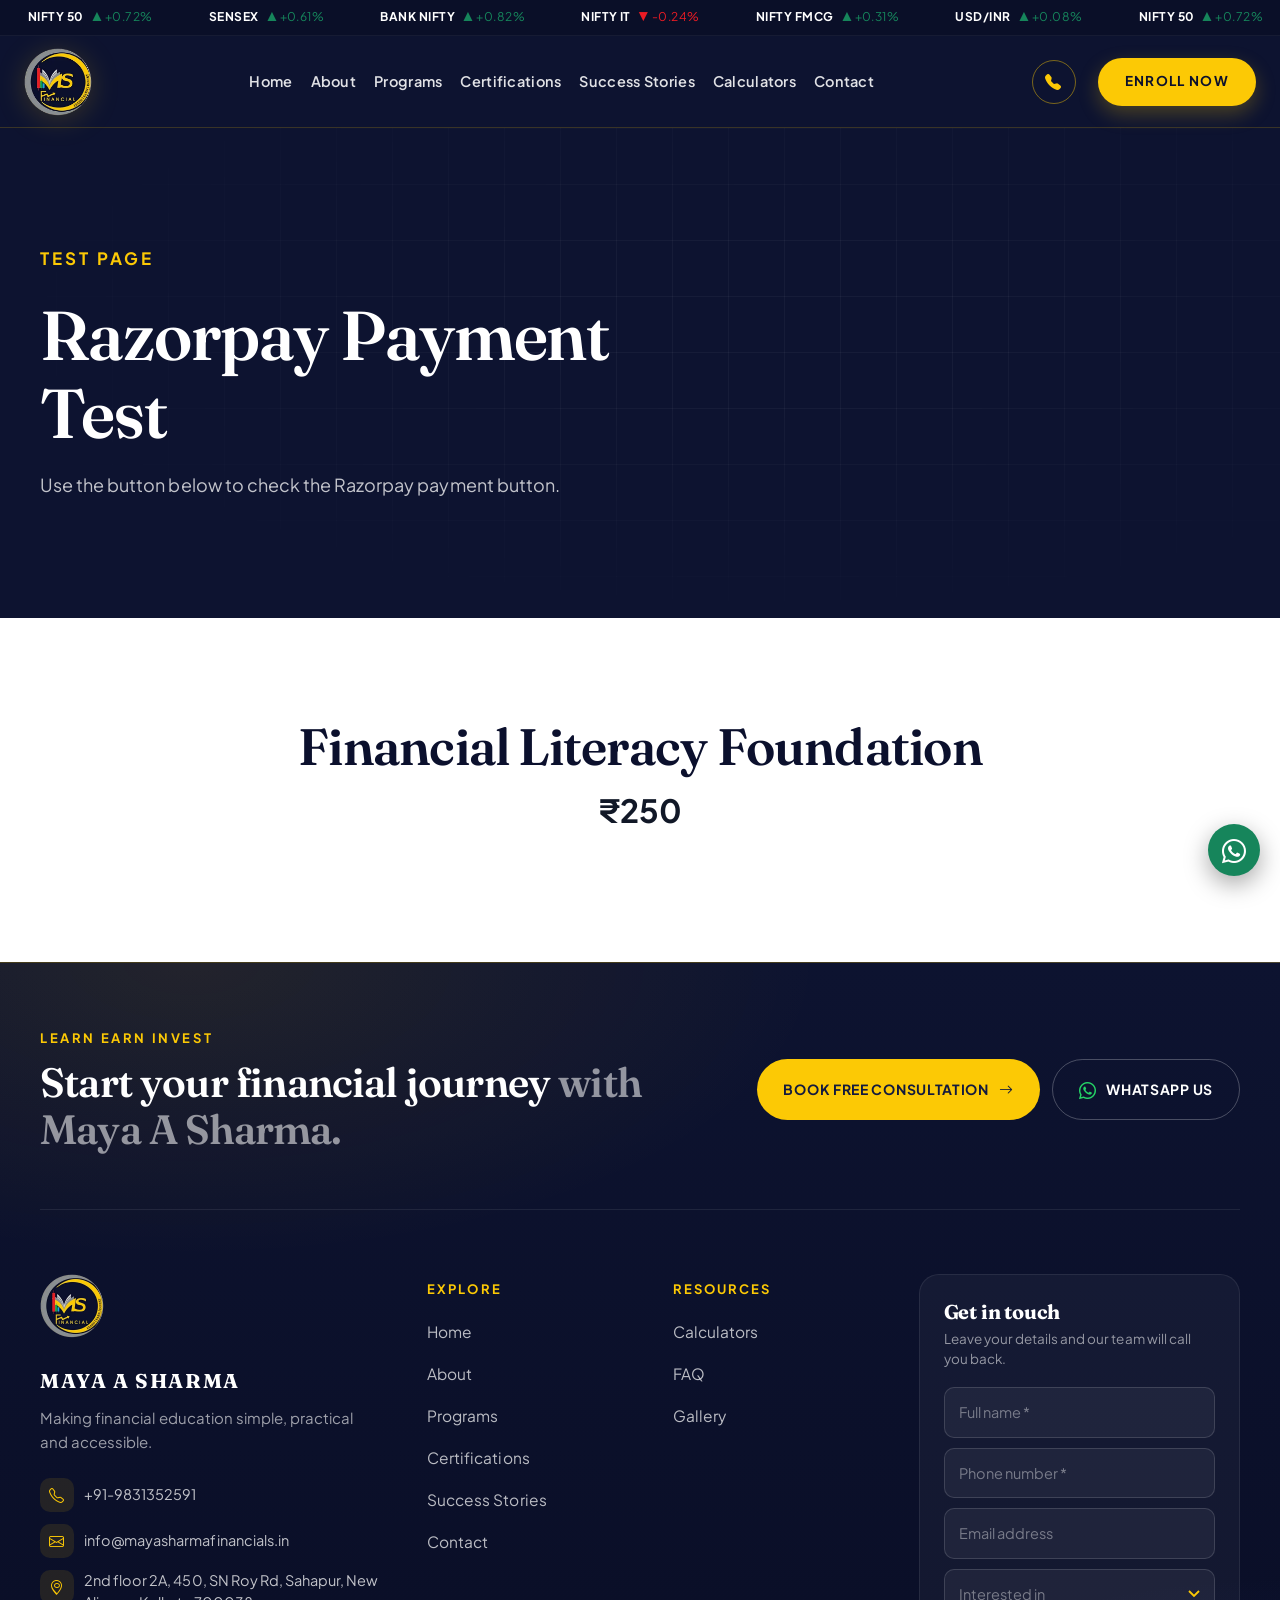
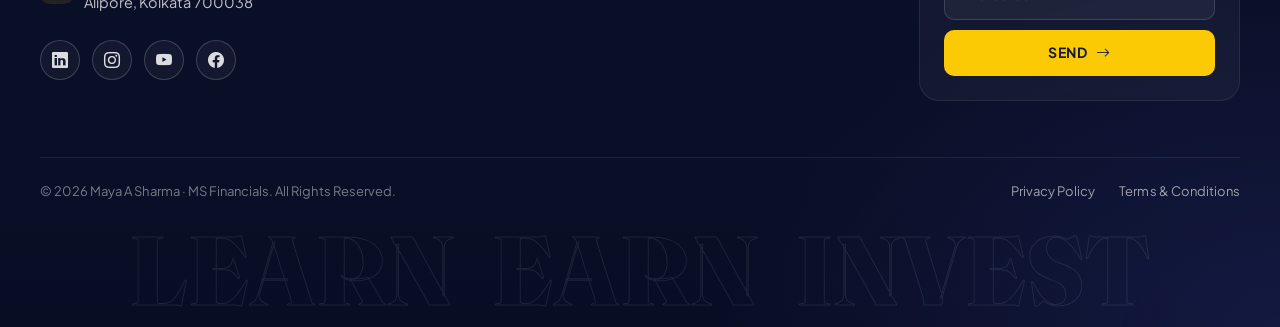
<file: payment-test.html>
<!DOCTYPE html>
<html lang="en">

<head>
  <meta charset="UTF-8">
  <meta name="viewport" content="width=device-width, initial-scale=1">
  <title>Payment Test | Maya A Sharma</title>
  <meta name="robots" content="noindex, nofollow">
  <link rel="icon" href="assets/icons/favicon.svg" type="image/svg+xml">
  <link rel="preconnect" href="https://fonts.googleapis.com">
  <link rel="preconnect" href="https://fonts.gstatic.com" crossorigin>
  <link
    href="https://fonts.googleapis.com/css2?family=Fraunces:opsz,wght@9..144,400..800&family=Plus+Jakarta+Sans:wght@400;500;600;700;800&display=swap"
    rel="stylesheet">
  <link href="https://cdn.jsdelivr.net/npm/bootstrap@5.3.3/dist/css/bootstrap.min.css" rel="stylesheet">
  <link href="https://cdn.jsdelivr.net/npm/bootstrap-icons@1.11.3/font/bootstrap-icons.min.css" rel="stylesheet">
  <link rel="stylesheet" href="css/style.css?v=20261105sl">
  <link rel="stylesheet" href="css/responsive.css">
  <link rel="stylesheet" href="css/animations.css">
  <link rel="stylesheet" href="css/pages.css?v=20261105sl">
</head>

<body data-page="payment-test">
  <a class="skip-link" href="#main">Skip to content</a>
  <div id="ticker-root"></div>
  <div id="header-root"></div>
  <main id="main">
    <header class="page-hero">
      <div class="container-ms">
        <p class="eyebrow">Test Page</p>
        <h1>Razorpay Payment Test</h1>
        <p class="ph-lead">Use the button below to check the Razorpay payment button.</p>
      </div>
    </header>
    <section class="section">
      <div class="container-ms" style="text-align:center">
        <h2 style="margin-bottom:8px">Financial Literacy Foundation</h2>
        <p style="font-size:32px;font-weight:700;margin:0 0 24px">₹250</p>
       <form><script src="https://checkout.razorpay.com/v1/payment-button.js" data-payment_button_id="pl_U19SWRiOmox6Lc" async> </script> </form>
      </div>
    </section>
  </main>
  <div id="footer-root"></div>
  <script src="https://cdn.jsdelivr.net/npm/bootstrap@5.3.3/dist/js/bootstrap.bundle.min.js"></script>
  <script src="js/components.js"></script>
  <script src="js/ticker.js"></script>
  <script src="js/animations.js"></script>
  <script src="js/main.js?v=20261105sm"></script>
</body>

</html>
</file>
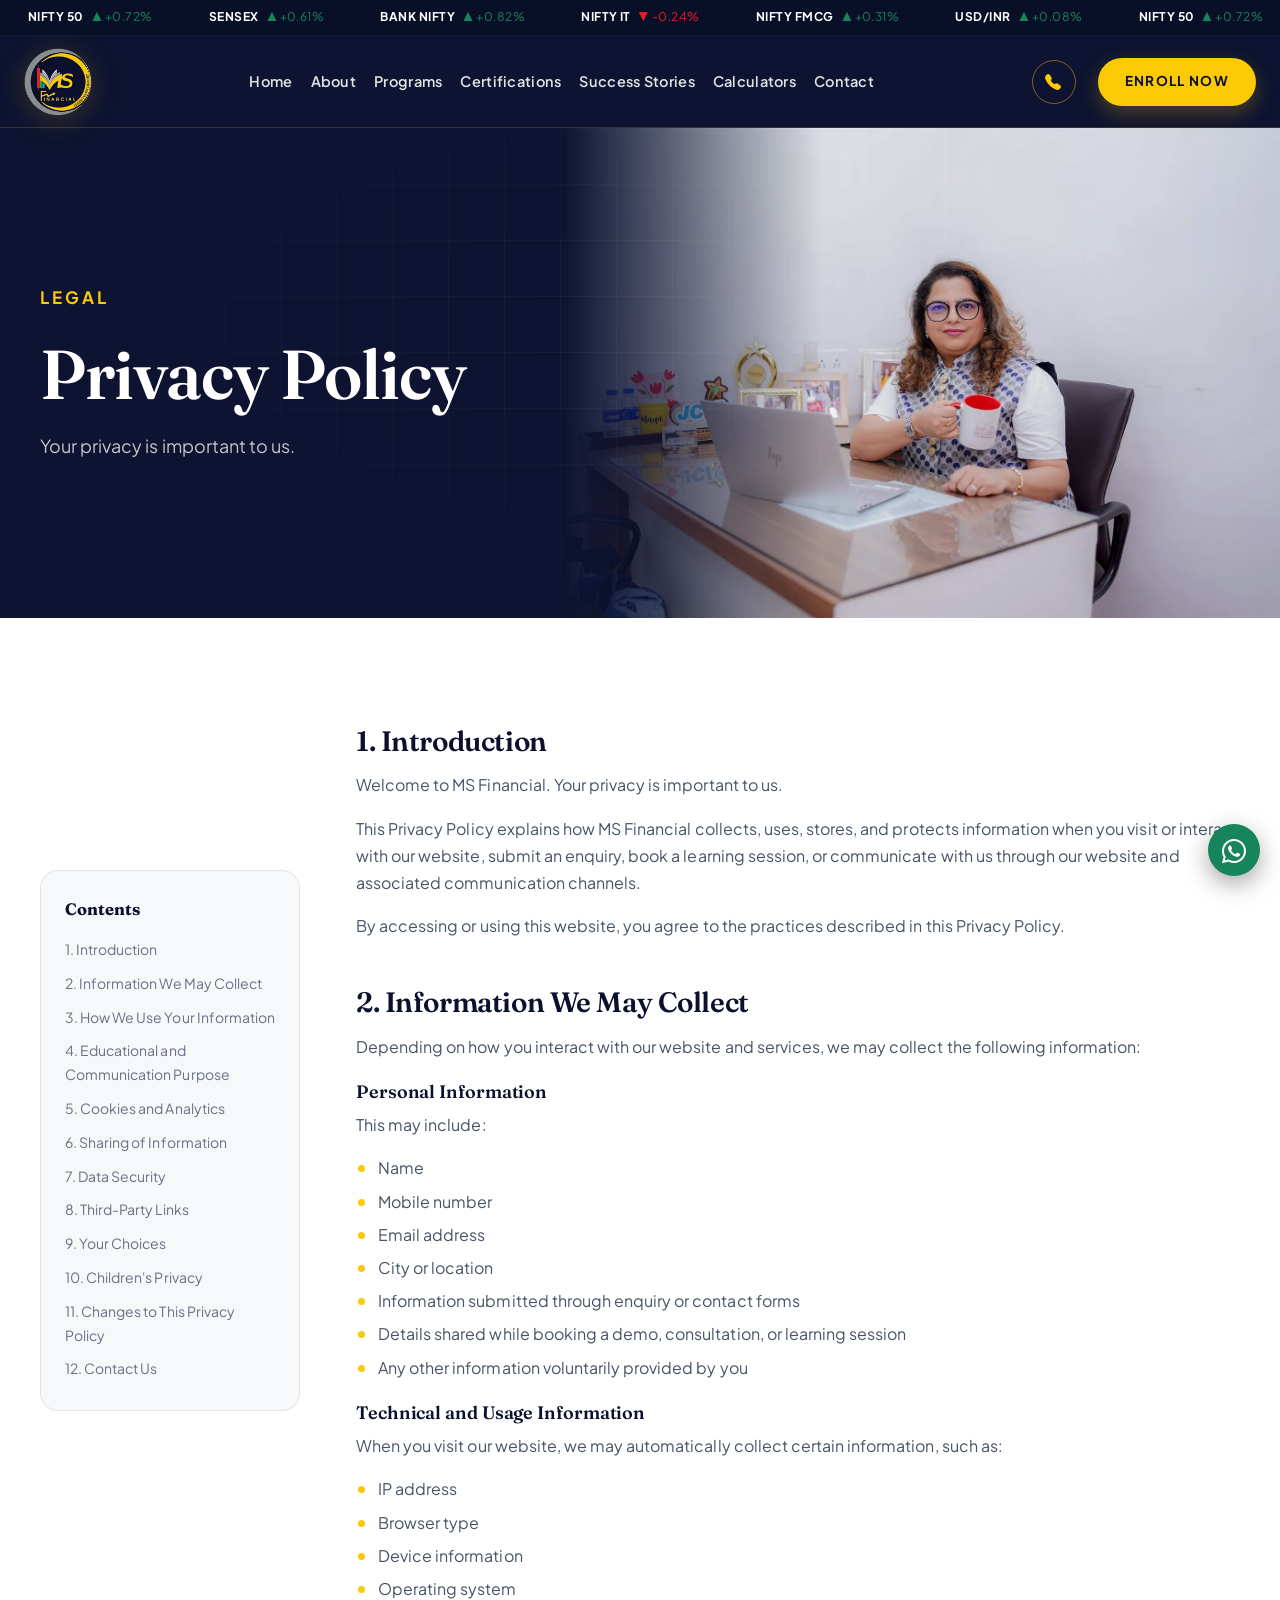
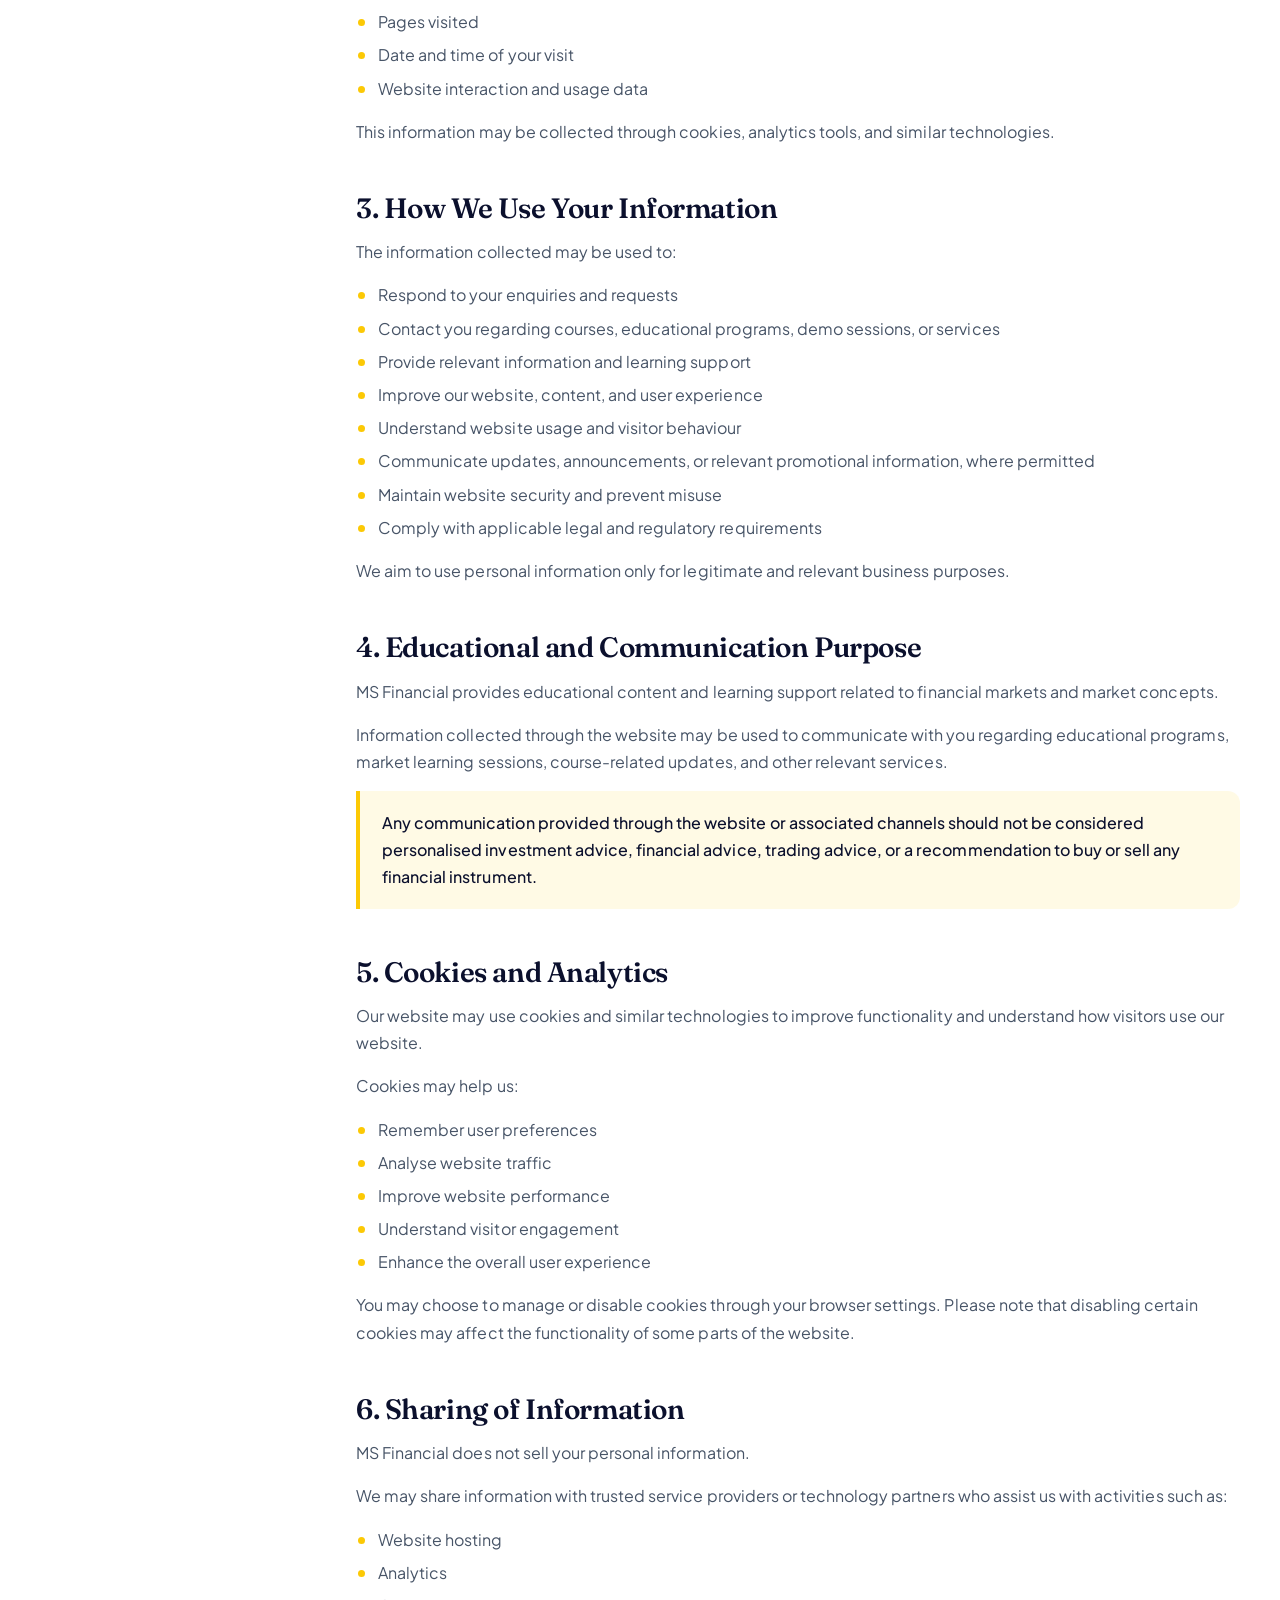
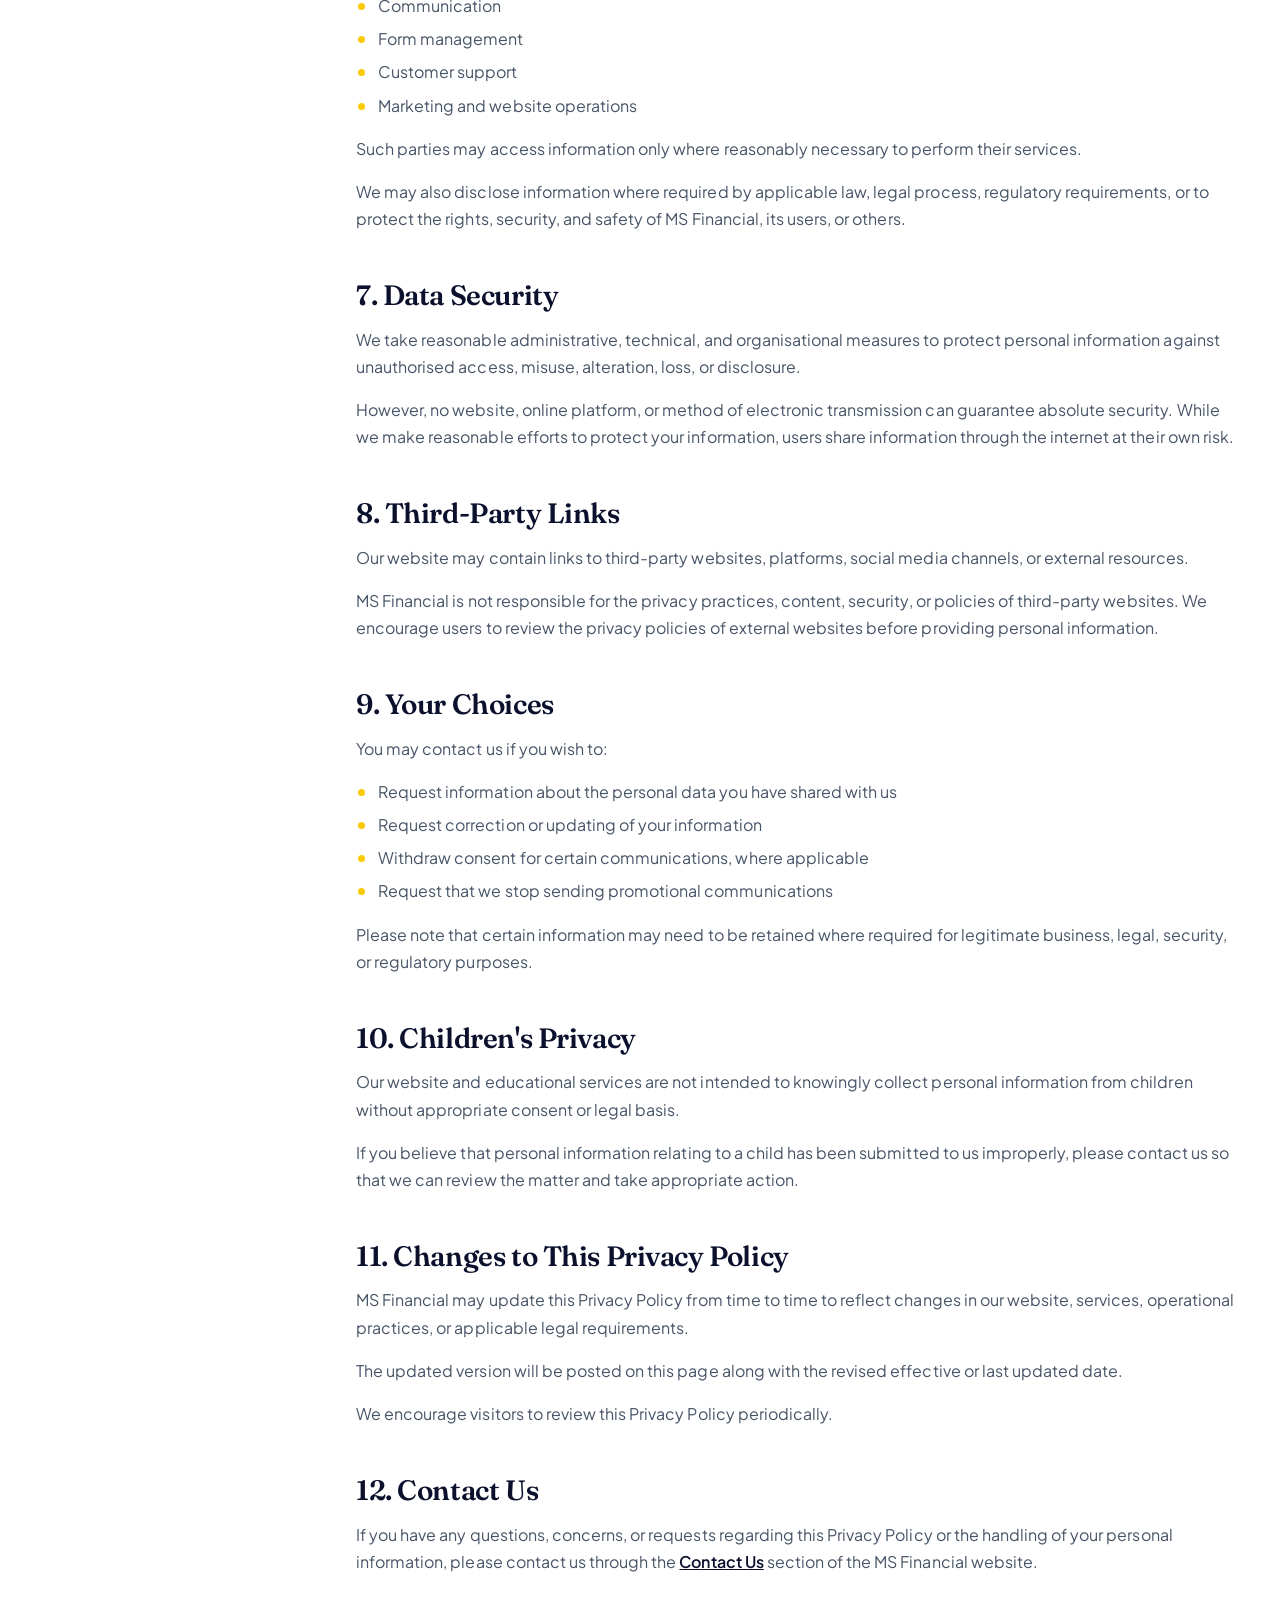
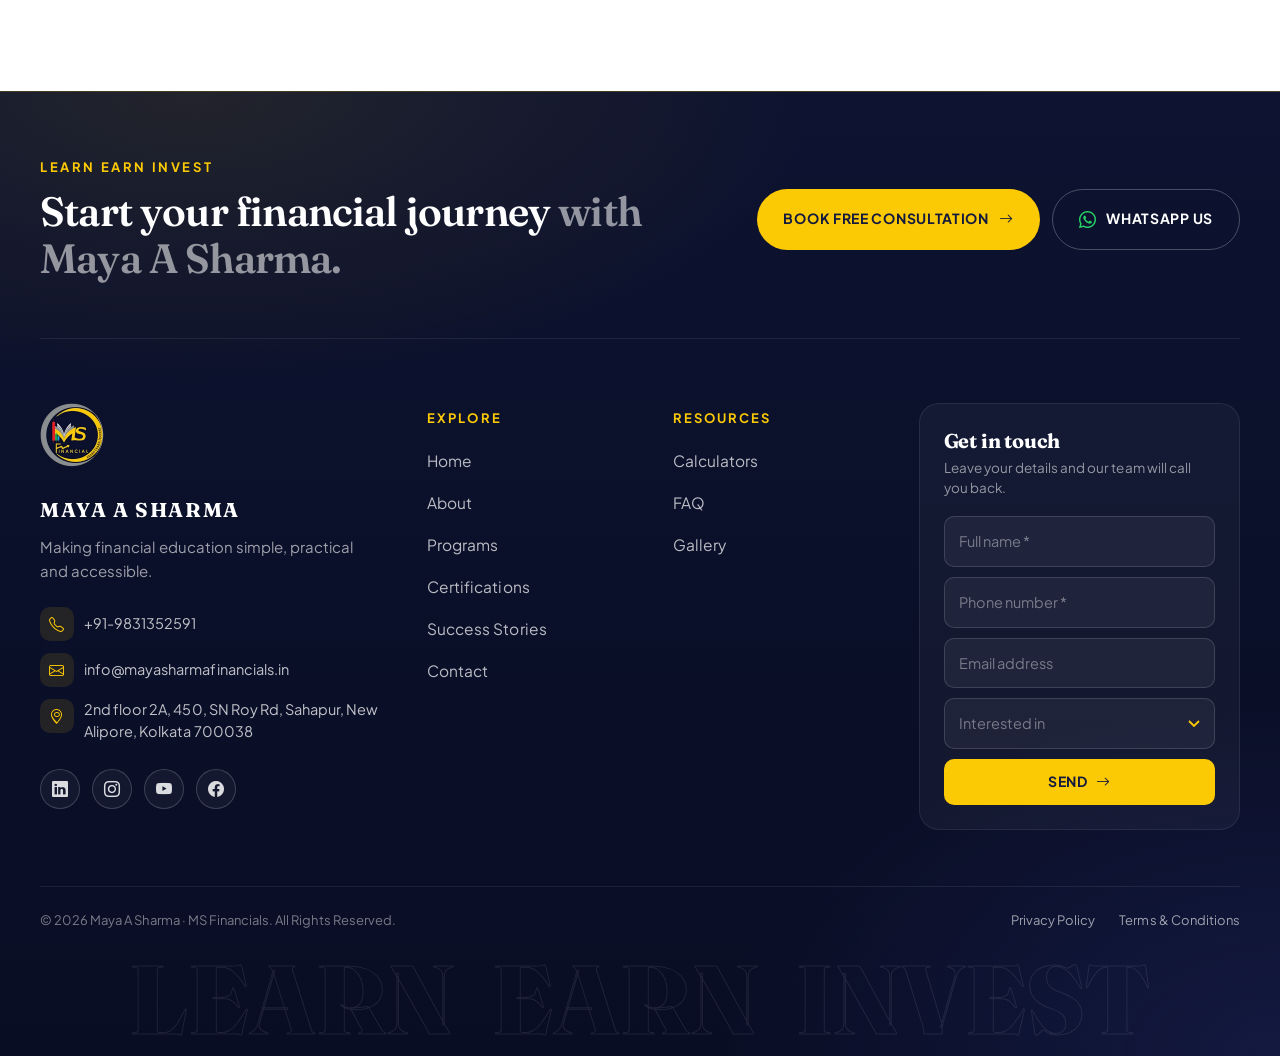
<file: privacy.html>
<!DOCTYPE html>
<html lang="en">

<head>
  <meta charset="UTF-8">
  <meta name="viewport" content="width=device-width, initial-scale=1">
  <title>Privacy Policy | Maya A Sharma</title>
  <meta name="description" content="How MS Financial collects, uses, stores, and protects information.">
  <meta property="og:title" content="Privacy Policy | Maya A Sharma">
  <meta property="og:type" content="website">
  <meta property="og:url" content="https://mayasharmafinancials.in/privacy.html">
  <meta property="og:image" content="https://mayasharmafinancials.in/assets/images/maya-pro/maya-a-sharma-outdoor-city-portrait.jpg">
  <meta name="twitter:card" content="summary_large_image">
  <link rel="canonical" href="https://mayasharmafinancials.in/privacy.html">
  <link rel="icon" href="assets/icons/favicon.svg" type="image/svg+xml">
  <link rel="preconnect" href="https://fonts.googleapis.com">
  <link rel="preconnect" href="https://fonts.gstatic.com" crossorigin>
  <link rel="preconnect" href="https://cdn.jsdelivr.net" crossorigin>
  <link rel="preload" as="image" href="assets/images/maya-pro/maya-a-sharma-financial-educator-desk.webp" fetchpriority="high">
  <link
    href="https://fonts.googleapis.com/css2?family=Fraunces:opsz,wght@9..144,400..800&family=Plus+Jakarta+Sans:wght@400;500;600;700;800&display=swap"
    rel="stylesheet">
  <link href="https://cdn.jsdelivr.net/npm/bootstrap@5.3.3/dist/css/bootstrap.min.css" rel="stylesheet">
  <link href="https://cdn.jsdelivr.net/npm/bootstrap-icons@1.11.3/font/bootstrap-icons.min.css" rel="stylesheet">
  <link rel="stylesheet" href="css/style.css?v=20261105sl">
  <link rel="stylesheet" href="css/responsive.css">
  <link rel="stylesheet" href="css/animations.css">
  <link rel="stylesheet" href="css/pages.css?v=20261105sl">
</head>

<body data-page="privacy">
  <a class="skip-link" href="#main">Skip to content</a>
  <div id="ticker-root"></div>
  <div id="header-root"></div>
  <main id="main">
    <header class="page-hero">
      <span class="ph-orb ph-orb-1" aria-hidden="true"></span>
      <div class="container-ms">
        <p class="eyebrow">Legal</p>
        <h1>Privacy Policy</h1>
        <p class="ph-lead">Your privacy is important to us.</p>
      </div>
    </header>
    <section class="section">
      <div class="container-ms legal-pro">
        <nav class="legal-toc" aria-label="Contents">
          <strong>Contents</strong>
          <a href="#p1">1. Introduction</a>
          <a href="#p2">2. Information We May Collect</a>
          <a href="#p3">3. How We Use Your Information</a>
          <a href="#p4">4. Educational and Communication Purpose</a>
          <a href="#p5">5. Cookies and Analytics</a>
          <a href="#p6">6. Sharing of Information</a>
          <a href="#p7">7. Data Security</a>
          <a href="#p8">8. Third-Party Links</a>
          <a href="#p9">9. Your Choices</a>
          <a href="#p10">10. Children's Privacy</a>
          <a href="#p11">11. Changes to This Privacy Policy</a>
          <a href="#p12">12. Contact Us</a>
        </nav>
        <article class="legal-body">
          <h2 id="p1">1. Introduction</h2>
          <p>Welcome to MS Financial. Your privacy is important to us.</p>
          <p>This Privacy Policy explains how MS Financial collects, uses, stores, and protects information when you visit
            or interact with our website, submit an enquiry, book a learning session, or communicate with us through our
            website and associated communication channels.</p>
          <p>By accessing or using this website, you agree to the practices described in this Privacy Policy.</p>

          <h2 id="p2">2. Information We May Collect</h2>
          <p>Depending on how you interact with our website and services, we may collect the following information:</p>
          <h3>Personal Information</h3>
          <p>This may include:</p>
          <ul>
            <li>Name</li>
            <li>Mobile number</li>
            <li>Email address</li>
            <li>City or location</li>
            <li>Information submitted through enquiry or contact forms</li>
            <li>Details shared while booking a demo, consultation, or learning session</li>
            <li>Any other information voluntarily provided by you</li>
          </ul>
          <h3>Technical and Usage Information</h3>
          <p>When you visit our website, we may automatically collect certain information, such as:</p>
          <ul>
            <li>IP address</li>
            <li>Browser type</li>
            <li>Device information</li>
            <li>Operating system</li>
            <li>Pages visited</li>
            <li>Date and time of your visit</li>
            <li>Website interaction and usage data</li>
          </ul>
          <p>This information may be collected through cookies, analytics tools, and similar technologies.</p>

          <h2 id="p3">3. How We Use Your Information</h2>
          <p>The information collected may be used to:</p>
          <ul>
            <li>Respond to your enquiries and requests</li>
            <li>Contact you regarding courses, educational programs, demo sessions, or services</li>
            <li>Provide relevant information and learning support</li>
            <li>Improve our website, content, and user experience</li>
            <li>Understand website usage and visitor behaviour</li>
            <li>Communicate updates, announcements, or relevant promotional information, where permitted</li>
            <li>Maintain website security and prevent misuse</li>
            <li>Comply with applicable legal and regulatory requirements</li>
          </ul>
          <p>We aim to use personal information only for legitimate and relevant business purposes.</p>

          <h2 id="p4">4. Educational and Communication Purpose</h2>
          <p>MS Financial provides educational content and learning support related to financial markets and market
            concepts.</p>
          <p>Information collected through the website may be used to communicate with you regarding educational
            programs, market learning sessions, course-related updates, and other relevant services.</p>
          <p class="legal-note">Any communication provided through the website or associated channels should not be
            considered personalised investment advice, financial advice, trading advice, or a recommendation to buy or
            sell any financial instrument.</p>

          <h2 id="p5">5. Cookies and Analytics</h2>
          <p>Our website may use cookies and similar technologies to improve functionality and understand how visitors
            use our website.</p>
          <p>Cookies may help us:</p>
          <ul>
            <li>Remember user preferences</li>
            <li>Analyse website traffic</li>
            <li>Improve website performance</li>
            <li>Understand visitor engagement</li>
            <li>Enhance the overall user experience</li>
          </ul>
          <p>You may choose to manage or disable cookies through your browser settings. Please note that disabling
            certain cookies may affect the functionality of some parts of the website.</p>

          <h2 id="p6">6. Sharing of Information</h2>
          <p>MS Financial does not sell your personal information.</p>
          <p>We may share information with trusted service providers or technology partners who assist us with activities
            such as:</p>
          <ul>
            <li>Website hosting</li>
            <li>Analytics</li>
            <li>Communication</li>
            <li>Form management</li>
            <li>Customer support</li>
            <li>Marketing and website operations</li>
          </ul>
          <p>Such parties may access information only where reasonably necessary to perform their services.</p>
          <p>We may also disclose information where required by applicable law, legal process, regulatory requirements,
            or to protect the rights, security, and safety of MS Financial, its users, or others.</p>

          <h2 id="p7">7. Data Security</h2>
          <p>We take reasonable administrative, technical, and organisational measures to protect personal information
            against unauthorised access, misuse, alteration, loss, or disclosure.</p>
          <p>However, no website, online platform, or method of electronic transmission can guarantee absolute security.
            While we make reasonable efforts to protect your information, users share information through the internet
            at their own risk.</p>

          <h2 id="p8">8. Third-Party Links</h2>
          <p>Our website may contain links to third-party websites, platforms, social media channels, or external
            resources.</p>
          <p>MS Financial is not responsible for the privacy practices, content, security, or policies of third-party
            websites. We encourage users to review the privacy policies of external websites before providing personal
            information.</p>

          <h2 id="p9">9. Your Choices</h2>
          <p>You may contact us if you wish to:</p>
          <ul>
            <li>Request information about the personal data you have shared with us</li>
            <li>Request correction or updating of your information</li>
            <li>Withdraw consent for certain communications, where applicable</li>
            <li>Request that we stop sending promotional communications</li>
          </ul>
          <p>Please note that certain information may need to be retained where required for legitimate business, legal,
            security, or regulatory purposes.</p>

          <h2 id="p10">10. Children's Privacy</h2>
          <p>Our website and educational services are not intended to knowingly collect personal information from
            children without appropriate consent or legal basis.</p>
          <p>If you believe that personal information relating to a child has been submitted to us improperly, please
            contact us so that we can review the matter and take appropriate action.</p>

          <h2 id="p11">11. Changes to This Privacy Policy</h2>
          <p>MS Financial may update this Privacy Policy from time to time to reflect changes in our website, services,
            operational practices, or applicable legal requirements.</p>
          <p>The updated version will be posted on this page along with the revised effective or last updated date.</p>
          <p>We encourage visitors to review this Privacy Policy periodically.</p>

          <h2 id="p12">12. Contact Us</h2>
          <p>If you have any questions, concerns, or requests regarding this Privacy Policy or the handling of your
            personal information, please contact us through the <a href="contact.html" style="color: var(--navy); font-weight: 600; text-decoration: underline;">Contact Us</a> section of the MS Financial website.</p>
        </article>
      </div>
    </section>
  </main>
  <div id="footer-root"></div>
  <script src="https://cdn.jsdelivr.net/npm/bootstrap@5.3.3/dist/js/bootstrap.bundle.min.js"></script>
  <script src="js/components.js"></script>
  <script src="js/ticker.js"></script>
  <script src="js/animations.js"></script>
  <script src="js/main.js?v=20261105sm"></script>
</body>

</html>
</file>
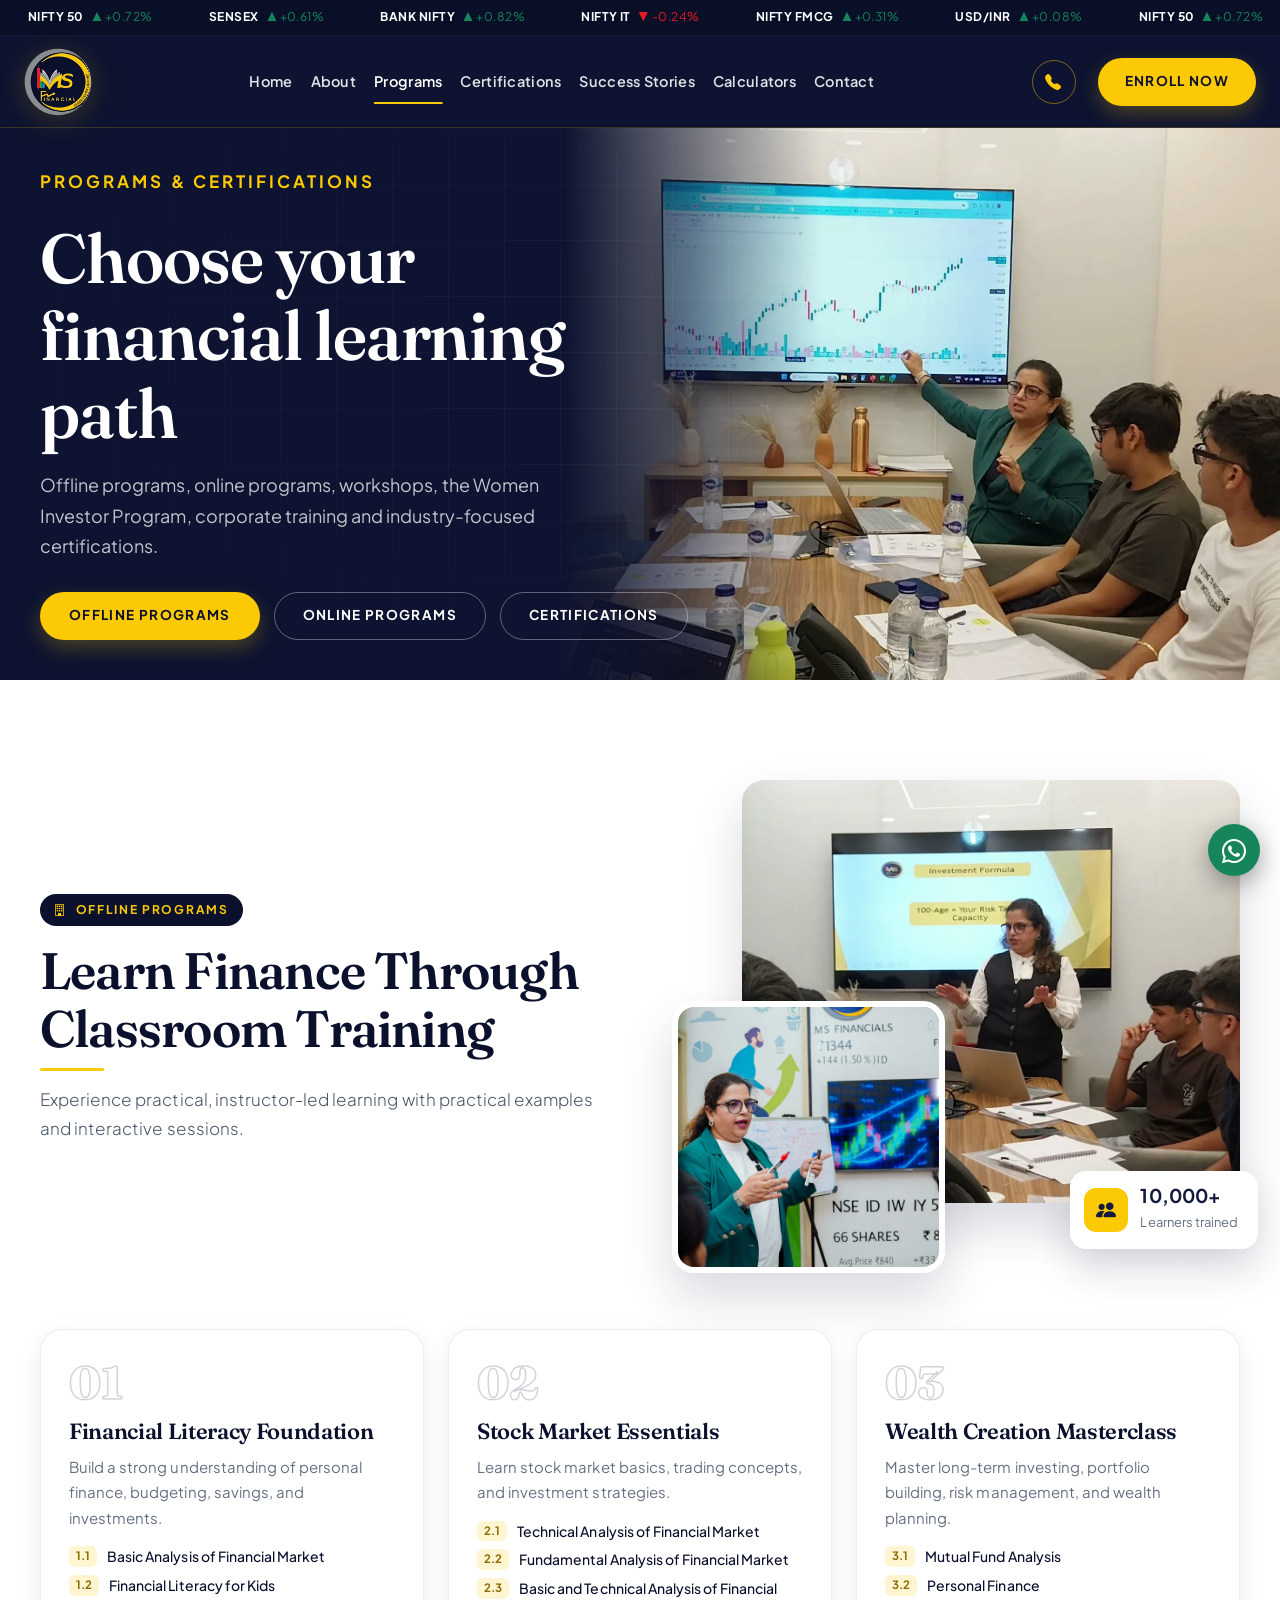
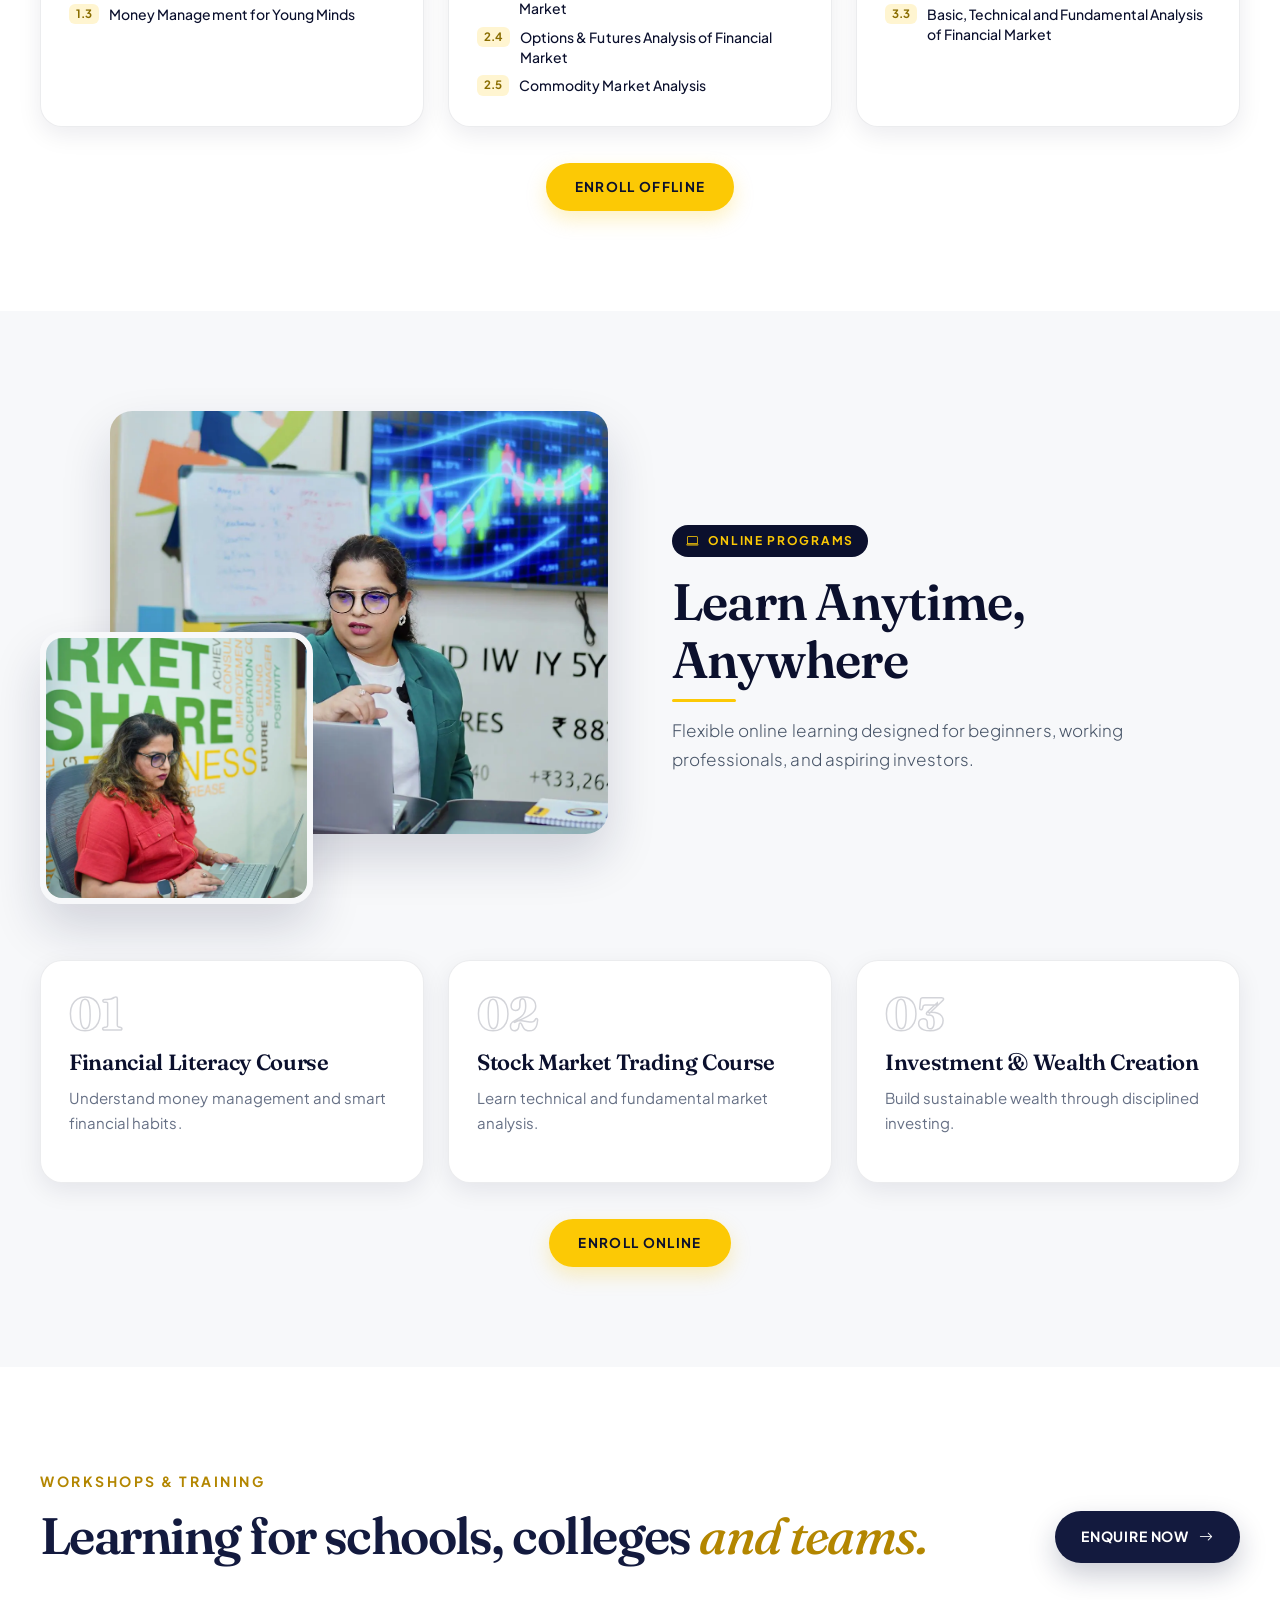
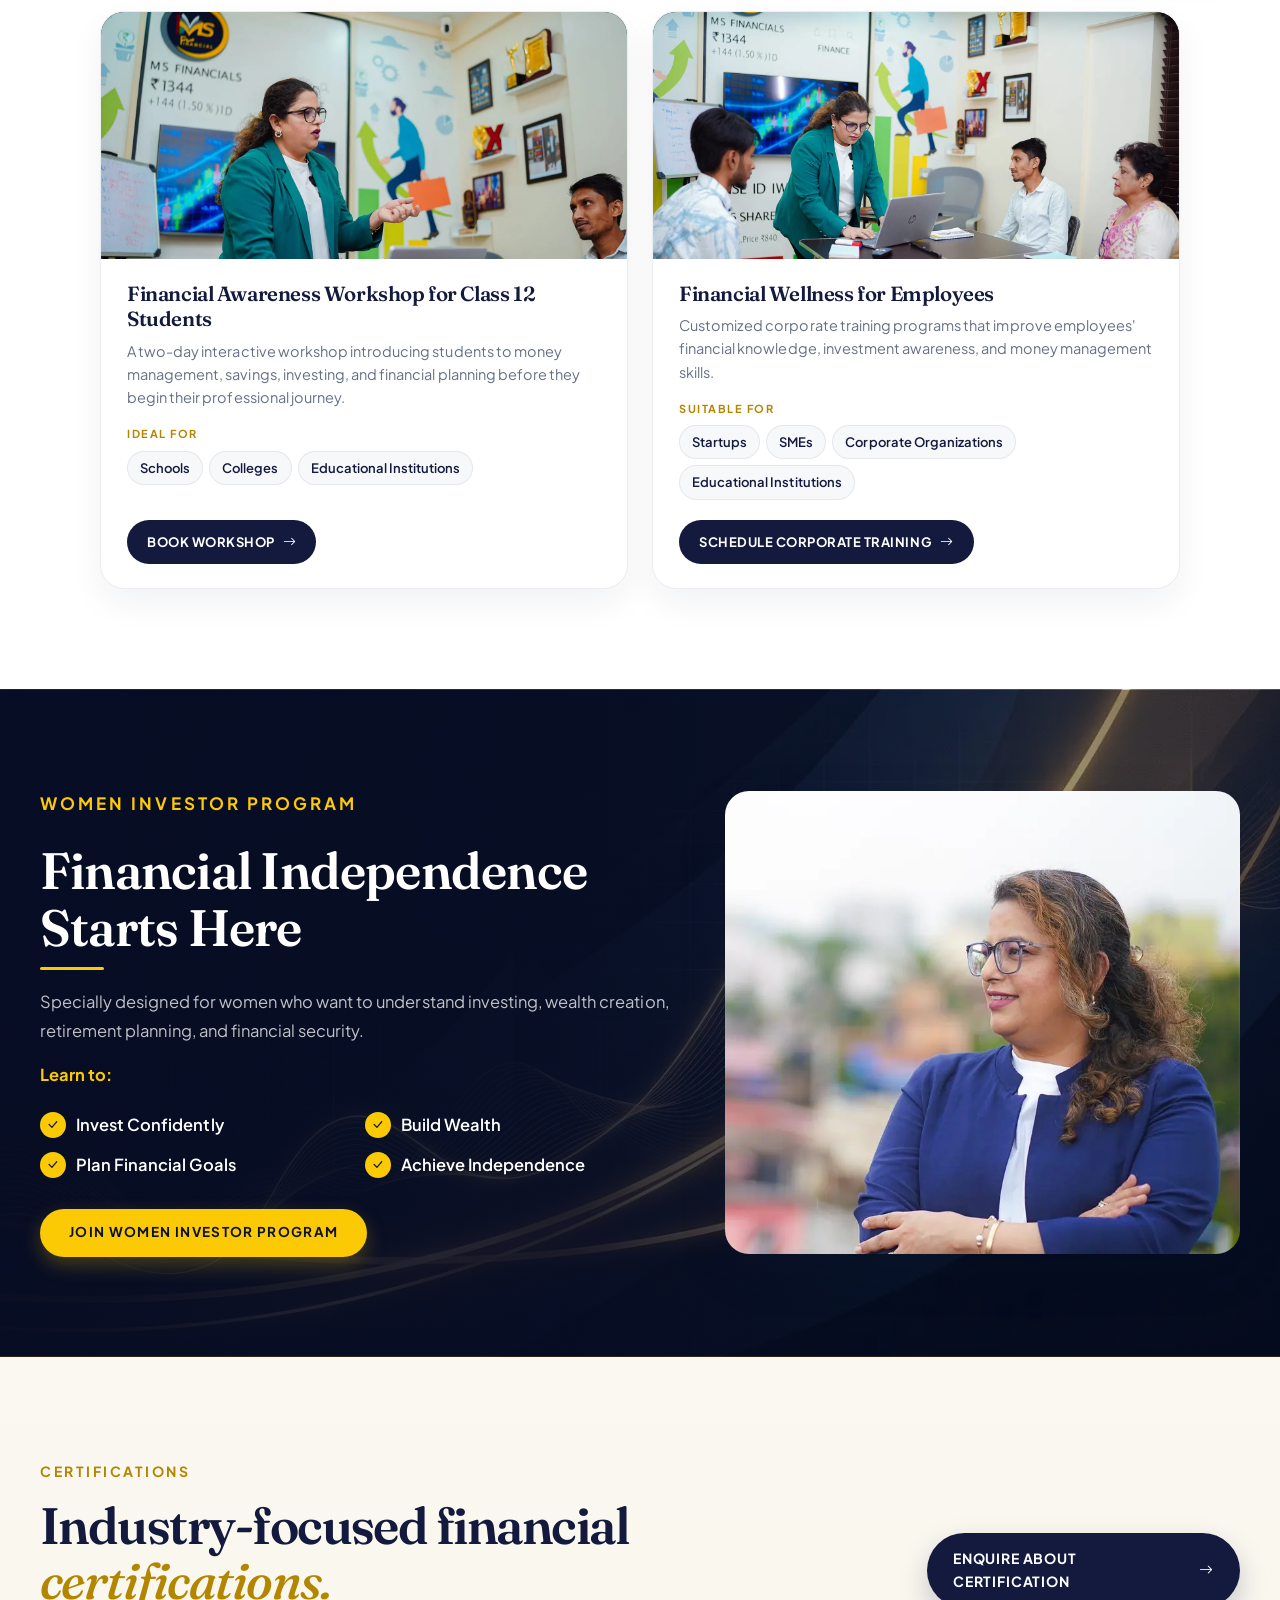
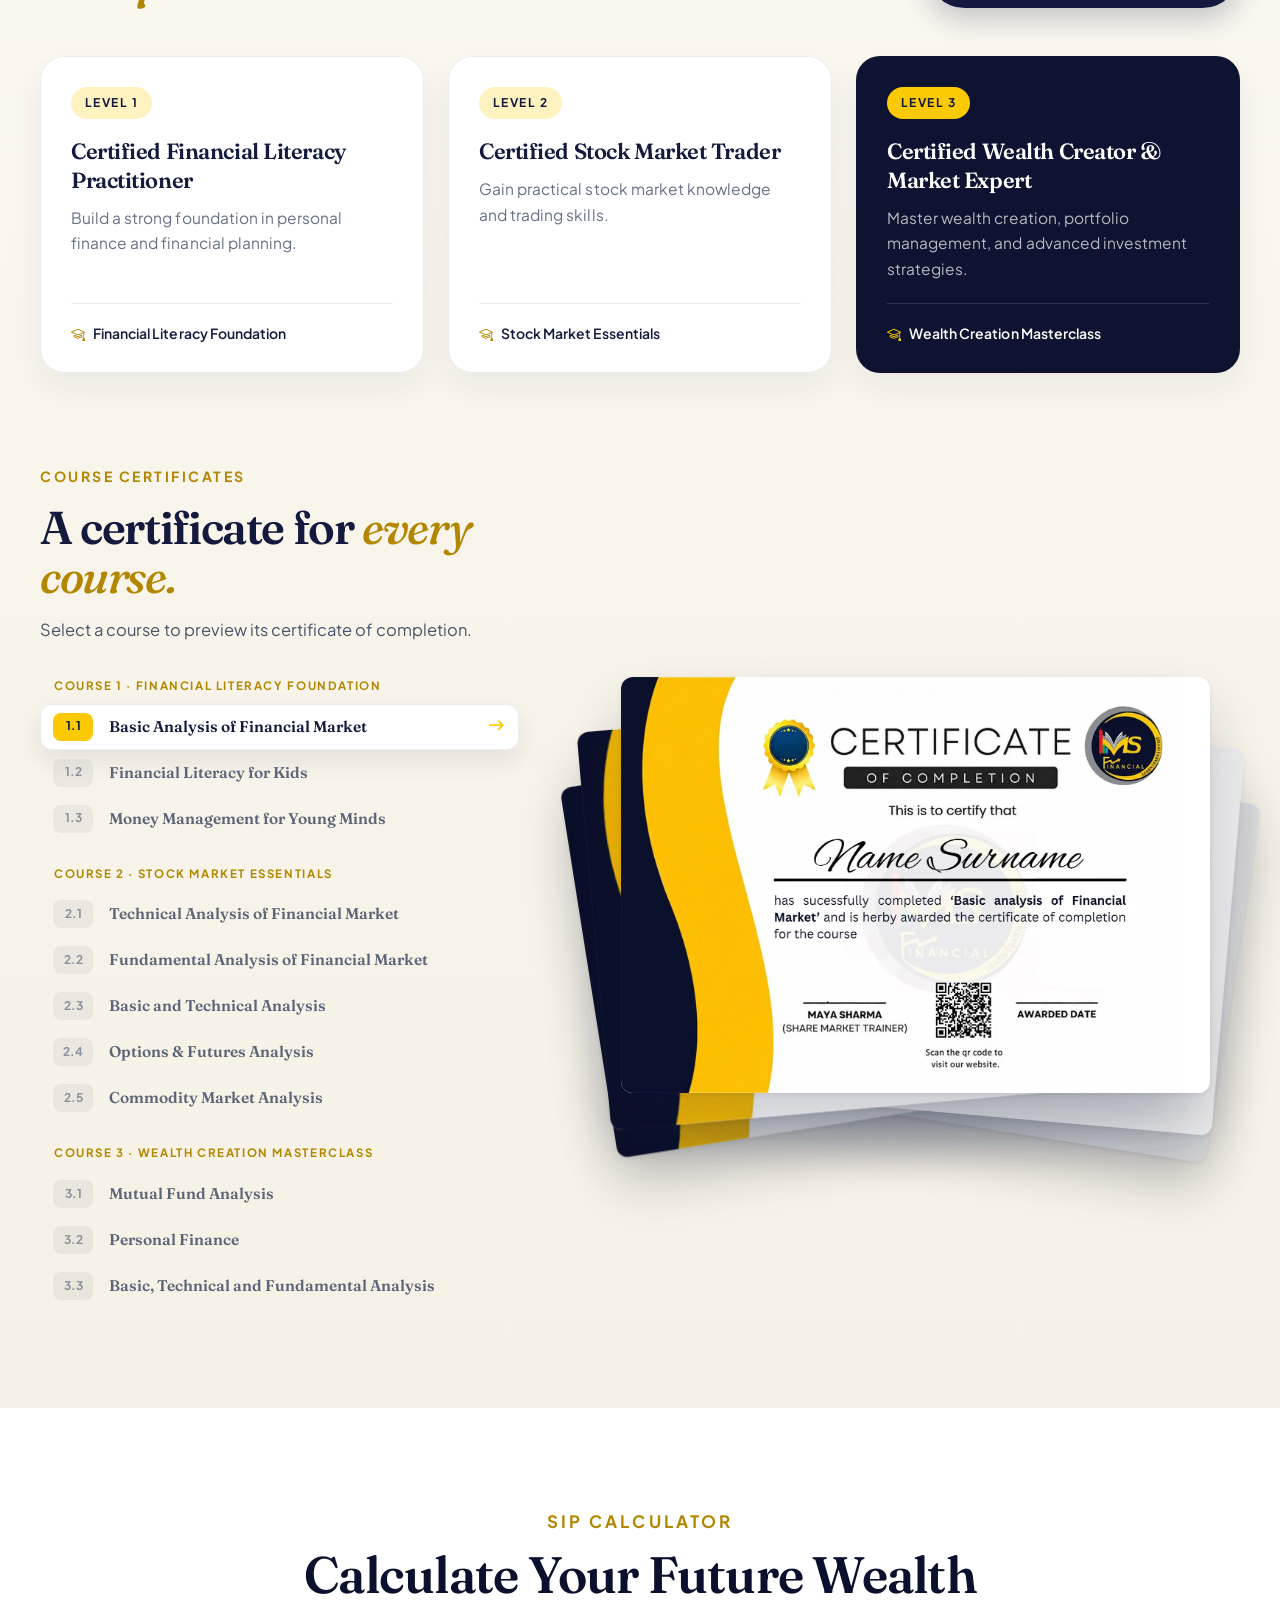
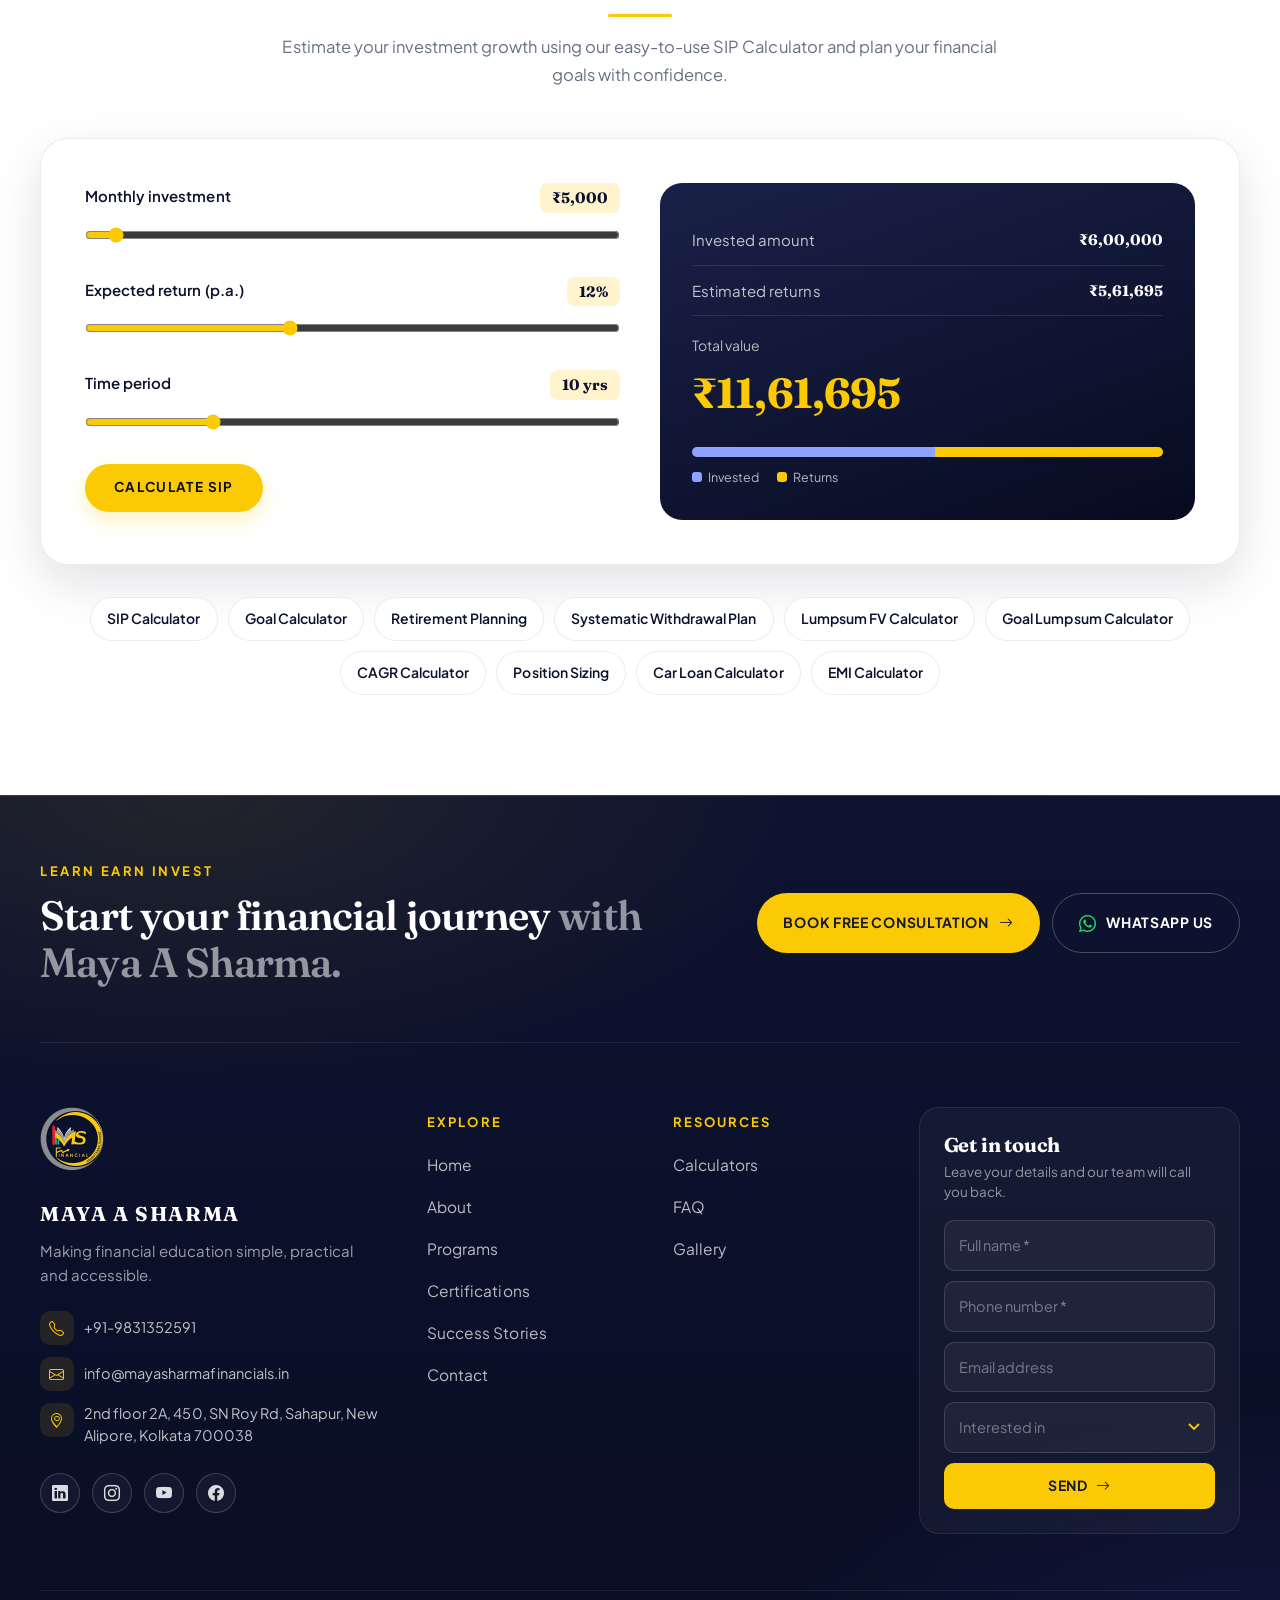
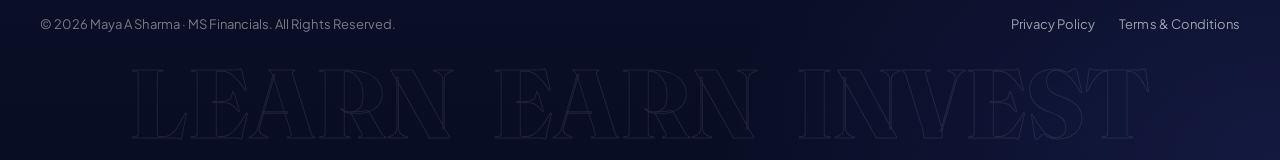
<file: programs.html>
<!DOCTYPE html>
<html lang="en">

<head>
  <meta charset="UTF-8">
  <meta name="viewport" content="width=device-width, initial-scale=1">
  <title>Programs &amp; Certifications | Maya A Sharma</title>
  <meta name="description"
    content="Offline and online financial education programs, workshops, the Women Investor Program, corporate training and certifications with Maya A Sharma.">
  <meta property="og:title" content="Programs &amp; Certifications | Maya A Sharma">
  <meta property="og:description" content="Offline programs, online programs, workshops, corporate training and certifications.">
  <meta property="og:type" content="website">
  <meta property="og:url" content="https://mayasharmafinancials.in/programs.html">
  <meta property="og:image" content="https://mayasharmafinancials.in/assets/images/maya-pro/maya-a-sharma-outdoor-city-portrait.jpg">
  <meta name="twitter:card" content="summary_large_image">
  <link rel="canonical" href="https://mayasharmafinancials.in/programs.html">
  <link rel="icon" href="assets/icons/favicon.svg" type="image/svg+xml">
  <link rel="preconnect" href="https://fonts.googleapis.com">
  <link rel="preconnect" href="https://fonts.gstatic.com" crossorigin>
  <link rel="preconnect" href="https://cdn.jsdelivr.net" crossorigin>
  <link rel="preload" as="image" href="assets/images/maya-pro/hero-programs-chart-session.webp" fetchpriority="high">
  <link
    href="https://fonts.googleapis.com/css2?family=Fraunces:opsz,wght@9..144,400..800&family=Plus+Jakarta+Sans:wght@400;500;600;700;800&display=swap"
    rel="stylesheet">
  <link href="https://cdn.jsdelivr.net/npm/bootstrap@5.3.3/dist/css/bootstrap.min.css" rel="stylesheet">
  <link href="https://cdn.jsdelivr.net/npm/bootstrap-icons@1.11.3/font/bootstrap-icons.min.css" rel="stylesheet">
  <link rel="stylesheet" href="https://cdn.jsdelivr.net/npm/swiper@11/swiper-bundle.min.css">
  <link rel="stylesheet" href="css/style.css?v=20261105sl">
  <link rel="stylesheet" href="css/responsive.css">
  <link rel="stylesheet" href="css/animations.css">
  <link rel="stylesheet" href="css/pages.css?v=20261105sl">
</head>

<body data-page="programs">
  <a class="skip-link" href="#main">Skip to content</a>
  <div id="ticker-root"></div>
  <div id="header-root"></div>
  <main id="main">
    <header class="page-hero">
      <span class="ph-orb ph-orb-1" aria-hidden="true"></span>
      <span class="ph-orb ph-orb-2" aria-hidden="true"></span>
      <div class="container-ms">
        <p class="eyebrow">Programs &amp; Certifications</p>
        <h1>Choose your financial learning path</h1>
        <p class="ph-lead">Offline programs, online programs, workshops, the Women Investor Program, corporate training
          and industry-focused certifications.</p>
        <div class="ph-actions">
          <a class="btn-ms btn-gold" href="#offline">Offline Programs</a>
          <a class="btn-ms btn-ghost" href="#online">Online Programs</a>
          <a class="btn-ms btn-ghost" href="#certifications">Certifications</a>
        </div>
      </div>
    </header>

    <!-- Offline programs -->
    <section class="section" id="offline">
      <div class="container-ms">
        <div class="course-block">
          <div class="scroll-reveal reveal-left">
            <span class="mode-tag"><i class="bi bi-building"></i> Offline Programs</span>
            <h2 class="title-line">Learn Finance Through Classroom Training</h2>
            <p class="lead">Experience practical, instructor-led learning with practical examples and interactive
              sessions.</p>
          </div>
          <div class="img-collage scroll-reveal reveal-right">
            <img class="ic-main" src="assets/images/maya-pro/maya-a-sharma-classroom-investment-formula.webp" alt="Maya A Sharma teaching a classroom session" style="object-position: 70% 50%;" loading="lazy" decoding="async">
            <img class="ic-sub" src="assets/images/maya-pro/maya-a-sharma-explaining-market-screen.webp" alt="Maya A Sharma explaining the market screen to learners" loading="lazy" decoding="async">
            <div class="ic-badge"><i class="bi bi-people-fill"></i><div><strong>10,000+</strong><span>Learners trained</span></div></div>
          </div>
        </div>

        <div class="course-grid">
          <article id="financial-literacy-foundation" class="course-card scroll-reveal stagger-1">
            <div class="course-num">01</div>
            <h3>Financial Literacy Foundation</h3>
            <p>Build a strong understanding of personal finance, budgeting, savings, and investments.</p>
            <ul class="module-list">
              <li><span>1.1</span>Basic Analysis of Financial Market</li>
              <li><span>1.2</span>Financial Literacy for Kids</li>
              <li><span>1.3</span>Money Management for Young Minds</li>
            </ul>
          </article>
          <article id="stock-market-essentials" class="course-card scroll-reveal stagger-2">
            <div class="course-num">02</div>
            <h3>Stock Market Essentials</h3>
            <p>Learn stock market basics, trading concepts, and investment strategies.</p>
            <ul class="module-list">
              <li><span>2.1</span>Technical Analysis of Financial Market</li>
              <li><span>2.2</span>Fundamental Analysis of Financial Market</li>
              <li><span>2.3</span>Basic and Technical Analysis of Financial Market</li>
              <li><span>2.4</span>Options &amp; Futures Analysis of Financial Market</li>
              <li><span>2.5</span>Commodity Market Analysis</li>
            </ul>
          </article>
          <article id="wealth-creation-masterclass" class="course-card scroll-reveal stagger-3">
            <div class="course-num">03</div>
            <h3>Wealth Creation Masterclass</h3>
            <p>Master long-term investing, portfolio building, risk management, and wealth planning.</p>
            <ul class="module-list">
              <li><span>3.1</span>Mutual Fund Analysis</li>
              <li><span>3.2</span>Personal Finance</li>
              <li><span>3.3</span>Basic, Technical and Fundamental Analysis of Financial Market</li>
            </ul>
          </article>
        </div>
        <div class="block-cta scroll-reveal">
          <a class="btn-ms btn-gold hover-lift" href="contact.html?course=Offline#enquiry-form">Enroll Offline</a>
        </div>
      </div>
    </section>

    <!-- Online programs -->
    <section class="section section-off" id="online">
      <div class="container-ms">
        <div class="course-block flip">
          <div class="scroll-reveal reveal-right">
            <span class="mode-tag"><i class="bi bi-laptop"></i> Online Programs</span>
            <h2 class="title-line">Learn Anytime, Anywhere</h2>
            <p class="lead">Flexible online learning designed for beginners, working professionals, and aspiring
              investors.</p>
          </div>
          <div class="img-collage scroll-reveal reveal-left">
            <img class="ic-main" src="assets/images/maya-pro/maya-a-sharma-teaching-at-desk.webp" alt="Maya A Sharma teaching an online session from her desk" style="object-position: 50% 65%;" loading="lazy" decoding="async">
            <img class="ic-sub" src="assets/images/maya-pro/maya-a-sharma-working-on-laptop.webp" alt="Maya A Sharma working on a laptop" style="object-position: 40% 60%;" loading="lazy" decoding="async">
          </div>
        </div>

        <div class="course-grid">
          <article class="course-card scroll-reveal stagger-1">
            <div class="course-num">01</div>
            <h3>Financial Literacy Course</h3>
            <p>Understand money management and smart financial habits.</p>
          </article>
          <article class="course-card scroll-reveal stagger-2">
            <div class="course-num">02</div>
            <h3>Stock Market Trading Course</h3>
            <p>Learn technical and fundamental market analysis.</p>
          </article>
          <article class="course-card scroll-reveal stagger-3">
            <div class="course-num">03</div>
            <h3>Investment &amp; Wealth Creation</h3>
            <p>Build sustainable wealth through disciplined investing.</p>
          </article>
        </div>
        <div class="block-cta scroll-reveal">
          <a class="btn-ms btn-gold hover-lift" href="contact.html?course=Online#enquiry-form">Enroll Online</a>
        </div>
      </div>
    </section>

    <!-- Workshop + Corporate -->
    <section class="section wt-section" id="workshops">
      <div class="container-ms">
        <div class="lp-head scroll-reveal">
          <div>
            <p class="eyebrow">Workshops &amp; Training</p>
            <h2>Learning for schools, colleges <span>and teams.</span></h2>
          </div>
          <a class="as-link" href="contact.html#enquiry-form">Enquire now <i class="bi bi-arrow-right"></i></a>
        </div>

        <div class="wt-grid">
          <article class="wt-card scroll-reveal stagger-1" id="workshop">
            <figure class="wt-photo">
              <img src="assets/images/maya-pro/maya-a-sharma-teaching-students-laptop.webp" alt="Maya A Sharma teaching students" loading="lazy" decoding="async">
              <!-- <span class="wt-tag"><i class="bi bi-mortarboard-fill"></i> Workshop · 2 Days</span> -->
            </figure>
            <div class="wt-body">
              <h3>Financial Awareness Workshop for Class 12 Students</h3>
              <p>A two-day interactive workshop introducing students to money management, savings, investing, and
                financial planning before they begin their professional journey.</p>
              <p class="wt-label">Ideal for</p>
              <ul class="wt-chips">
                <li>Schools</li>
                <li>Colleges</li>
                <li>Educational Institutions</li>
              </ul>
              <a class="wt-link" href="contact.html?course=Workshop#enquiry-form">Book Workshop <i class="bi bi-arrow-right"></i></a>
            </div>
          </article>

          <article class="wt-card scroll-reveal stagger-2" id="corporate">
            <figure class="wt-photo">
              <img src="assets/images/maya-pro/maya-a-sharma-classroom-session.webp" alt="Maya A Sharma conducting a corporate session" loading="lazy" decoding="async">
              <!-- <span class="wt-tag"><i class="bi bi-briefcase-fill"></i> Corporate Training</span> -->
            </figure>
            <div class="wt-body">
              <h3>Financial Wellness for Employees</h3>
              <p>Customized corporate training programs that improve employees' financial knowledge, investment
                awareness, and money management skills.</p>
              <p class="wt-label">Suitable for</p>
              <ul class="wt-chips">
                <li>Startups</li>
                <li>SMEs</li>
                <li>Corporate Organizations</li>
                <li>Educational Institutions</li>
              </ul>
              <a class="wt-link" href="contact.html?course=Corporate#enquiry-form">Schedule Corporate Training <i class="bi bi-arrow-right"></i></a>
            </div>
          </article>
        </div>
      </div>
    </section>

    <!-- Women investor program -->
    <section class="section section-dark" id="women">
      <div class="gold-arc" style="width:320px;height:320px;left:-100px;bottom:-90px;" aria-hidden="true"></div>
      <div class="container-ms feature-split">
        <div class="scroll-reveal reveal-left">
          <p class="eyebrow">Women Investor Program</p>
          <h2 class="title-line" style="color: var(--white); margin: 10px 0 18px;">Financial Independence Starts Here</h2>
          <p style="color: rgba(255,255,255,0.75);">Specially designed for women who want to understand investing,
            wealth creation, retirement planning, and financial security.</p>
          <p style="color: var(--gold); font-weight: 700; margin: 0;">Learn to:</p>
          <ul class="check-list">
            <li><i class="bi bi-check-lg"></i>Invest Confidently</li>
            <li><i class="bi bi-check-lg"></i>Build Wealth</li>
            <li><i class="bi bi-check-lg"></i>Plan Financial Goals</li>
            <li><i class="bi bi-check-lg"></i>Achieve Independence</li>
          </ul>
          <a class="btn-ms btn-gold hover-lift" href="contact.html?course=Women#enquiry-form">Join Women Investor Program</a>
        </div>
        <div class="feature-photo scroll-reveal reveal-right">
          <img src="assets/images/maya-pro/maya-a-sharma-women-inveser.webp" alt="Maya A Sharma – Women Investor Program" loading="lazy" decoding="async">
        </div>
      </div>
    </section>

    <!-- Certifications -->
    <section class="section cert-showcase" id="certifications">
      <div class="container-ms">
        <div class="lp-head scroll-reveal">
          <div>
            <p class="eyebrow">Certifications</p>
            <h2>Industry-focused financial <span>certifications.</span></h2>
          </div>
          <a class="as-link" href="contact.html?course=Certifications#enquiry-form">Enquire about certification <i class="bi bi-arrow-right"></i></a>
        </div>

        <div class="cl-grid">
          <article class="cl-card scroll-reveal stagger-1">
            <span class="cl-level">Level 1</span>
            <h3>Certified Financial Literacy Practitioner</h3>
            <p>Build a strong foundation in personal finance and financial planning.</p>
            <span class="cl-foot"><i class="bi bi-mortarboard"></i> Financial Literacy Foundation</span>
          </article>
          <article class="cl-card scroll-reveal stagger-2">
            <span class="cl-level">Level 2</span>
            <h3>Certified Stock Market Trader</h3>
            <p>Gain practical stock market knowledge and trading skills.</p>
            <span class="cl-foot"><i class="bi bi-mortarboard"></i> Stock Market Essentials</span>
          </article>
          <article class="cl-card is-top scroll-reveal stagger-3">
            <span class="cl-level">Level 3</span>
            <h3>Certified Wealth Creator &amp; Market Expert</h3>
            <p>Master wealth creation, portfolio management, and advanced investment strategies.</p>
            <span class="cl-foot"><i class="bi bi-mortarboard"></i> Wealth Creation Masterclass</span>
          </article>
        </div>

        <div class="cs-grid" data-cert-deck>
          <div class="cs-text scroll-reveal reveal-left">
            <p class="eyebrow">Course Certificates</p>
            <h2>A certificate for <span>every course.</span></h2>
            <p class="cs-sub">Select a course to preview its certificate of completion.</p>

            <ol class="cs-levels">
              <li class="is-active" data-group="Course 1 · Financial Literacy Foundation"><button type="button"><span class="cs-num">1.1</span>Basic Analysis of Financial Market</button></li>
              <li><button type="button"><span class="cs-num">1.2</span>Financial Literacy for Kids</button></li>
              <li><button type="button"><span class="cs-num">1.3</span>Money Management for Young Minds</button></li>
              <li data-group="Course 2 · Stock Market Essentials"><button type="button"><span class="cs-num">2.1</span>Technical Analysis of Financial Market</button></li>
              <li><button type="button"><span class="cs-num">2.2</span>Fundamental Analysis of Financial Market</button></li>
              <li><button type="button"><span class="cs-num">2.3</span>Basic and Technical Analysis</button></li>
              <li><button type="button"><span class="cs-num">2.4</span>Options &amp; Futures Analysis</button></li>
              <li><button type="button"><span class="cs-num">2.5</span>Commodity Market Analysis</button></li>
              <li data-group="Course 3 · Wealth Creation Masterclass"><button type="button"><span class="cs-num">3.1</span>Mutual Fund Analysis</button></li>
              <li><button type="button"><span class="cs-num">3.2</span>Personal Finance</button></li>
              <li><button type="button"><span class="cs-num">3.3</span>Basic, Technical and Fundamental Analysis</button></li>
            </ol>
          </div>

          <div class="cs-deck scroll-reveal reveal-right">
            <figure class="cs-card" data-gallery="certificates" data-title="Certificate in Basic Analysis of Financial Market"><img src="assets/images/certificates/certificate-basic-analysis-of-financial-market.webp" alt="MS Financials certificate in Basic Analysis of Financial Market" loading="lazy" decoding="async"></figure>
            <figure class="cs-card" data-gallery="certificates" data-title="Certificate in Financial Literacy for Kids"><img src="assets/images/certificates/certificate-financial-literacy-for-kids.webp" alt="MS Financials certificate in Financial Literacy for Kids" loading="lazy" decoding="async"></figure>
            <figure class="cs-card" data-gallery="certificates" data-title="Certificate in Money Management for Young Minds"><img src="assets/images/certificates/certificate-money-management-for-young-minds.webp" alt="MS Financials certificate in Money Management for Young Minds" loading="lazy" decoding="async"></figure>
            <figure class="cs-card" data-gallery="certificates" data-title="Certificate in Technical Analysis of Financial Market"><img src="assets/images/certificates/certificate-technical-analysis-of-financial-market.webp" alt="MS Financials certificate in Technical Analysis of Financial Market" loading="lazy" decoding="async"></figure>
            <figure class="cs-card" data-gallery="certificates" data-title="Certificate in Fundamental Analysis of Financial Market"><img src="assets/images/certificates/certificate-fundamental-analysis-of-financial-market.webp" alt="MS Financials certificate in Fundamental Analysis of Financial Market" loading="lazy" decoding="async"></figure>
            <figure class="cs-card" data-gallery="certificates" data-title="Certificate in Basic and Technical Analysis"><img src="assets/images/certificates/certificate-basic-and-technical-analysis.webp" alt="MS Financials certificate in Basic and Technical Analysis" loading="lazy" decoding="async"></figure>
            <figure class="cs-card" data-gallery="certificates" data-title="Certificate in Options &amp; Futures Analysis"><img src="assets/images/certificates/certificate-options-and-futures-analysis.webp" alt="MS Financials certificate in Options &amp; Futures Analysis" loading="lazy" decoding="async"></figure>
            <figure class="cs-card" data-gallery="certificates" data-title="Certificate in Commodity Market Analysis"><img src="assets/images/certificates/certificate-commodity-market-analysis.webp" alt="MS Financials certificate in Commodity Market Analysis" loading="lazy" decoding="async"></figure>
            <figure class="cs-card" data-gallery="certificates" data-title="Certificate in Mutual Fund Analysis"><img src="assets/images/certificates/certificate-mutual-fund-analysis.webp" alt="MS Financials certificate in Mutual Fund Analysis" loading="lazy" decoding="async"></figure>
            <figure class="cs-card" data-gallery="certificates" data-title="Certificate in Personal Finance"><img src="assets/images/certificates/certificate-personal-finance.webp" alt="MS Financials certificate in Personal Finance" loading="lazy" decoding="async"></figure>
            <figure class="cs-card" data-gallery="certificates" data-title="Certificate in Basic, Technical and Fundamental Analysis"><img src="assets/images/certificates/certificate-basic-technical-and-fundamental-analysis.webp" alt="MS Financials certificate in Basic, Technical and Fundamental Analysis" loading="lazy" decoding="async"></figure>
          </div>
        </div>
      </div>
    </section>

    <!-- SIP calculator -->
    <section class="section" id="sip">
      <div class="container-ms">
        <div class="sec-head center scroll-reveal">
          <p class="eyebrow">SIP Calculator</p>
          <h2 class="title-line">Calculate Your Future Wealth</h2>
          <p>Estimate your investment growth using our easy-to-use SIP Calculator and plan your financial goals with
            confidence.</p>
        </div>
        <div class="sip-mini scroll-reveal reveal-zoom" data-sip-mini>
          <form onsubmit="return false;">
            <div class="sip-field">
              <label for="sm-monthly">Monthly investment <output for="sm-monthly"></output></label>
              <input type="range" id="sm-monthly" name="monthly" min="500" max="100000" step="500" value="5000">
            </div>
            <div class="sip-field">
              <label for="sm-rate">Expected return (p.a.) <output for="sm-rate"></output></label>
              <input type="range" id="sm-rate" name="rate" min="1" max="30" step="0.5" value="12">
            </div>
            <div class="sip-field">
              <label for="sm-years">Time period <output for="sm-years"></output></label>
              <input type="range" id="sm-years" name="years" min="1" max="40" step="1" value="10">
            </div>
            <a class="btn-ms btn-gold hover-lift" href="calculators.html">Calculate SIP</a>
          </form>
          <div class="sip-result">
            <div class="row-r"><span>Invested amount</span><strong data-out="invested">–</strong></div>
            <div class="row-r"><span>Estimated returns</span><strong data-out="gains">–</strong></div>
            <div class="total">Total value<strong data-out="total">–</strong></div>
            <div class="sip-bar" aria-hidden="true"><span class="inv"></span><span class="ret"></span></div>
            <div class="sip-legend"><span><i style="background:#8fa2ff"></i>Invested</span><span><i style="background:var(--gold)"></i>Returns</span></div>
          </div>
        </div>
        <div class="calc-chips scroll-reveal">
          <a href="calculators.html">SIP Calculator</a>
          <a href="calculators.html">Goal Calculator</a>
          <a href="calculators.html">Retirement Planning</a>
          <a href="calculators.html">Systematic Withdrawal Plan</a>
          <a href="calculators.html">Lumpsum FV Calculator</a>
          <a href="calculators.html">Goal Lumpsum Calculator</a>
          <a href="calculators.html">CAGR Calculator</a>
          <a href="calculators.html">Position Sizing</a>
          <a href="calculators.html">Car Loan Calculator</a>
          <a href="calculators.html">EMI Calculator</a>
        </div>
        <!-- <p class="disclaimer">Calculations are illustrative estimates for educational purposes only.</p> -->
      </div>
    </section>

  </main>
  <div id="footer-root"></div>
  <script src="https://cdn.jsdelivr.net/npm/bootstrap@5.3.3/dist/js/bootstrap.bundle.min.js"></script>
  <script src="https://cdn.jsdelivr.net/npm/swiper@11/swiper-bundle.min.js"></script>
  <script src="js/components.js"></script>
  <script src="js/ticker.js"></script>
  <script src="js/animations.js"></script>
  <script src="js/main.js?v=20261105sm"></script>
</body>

</html>
</file>
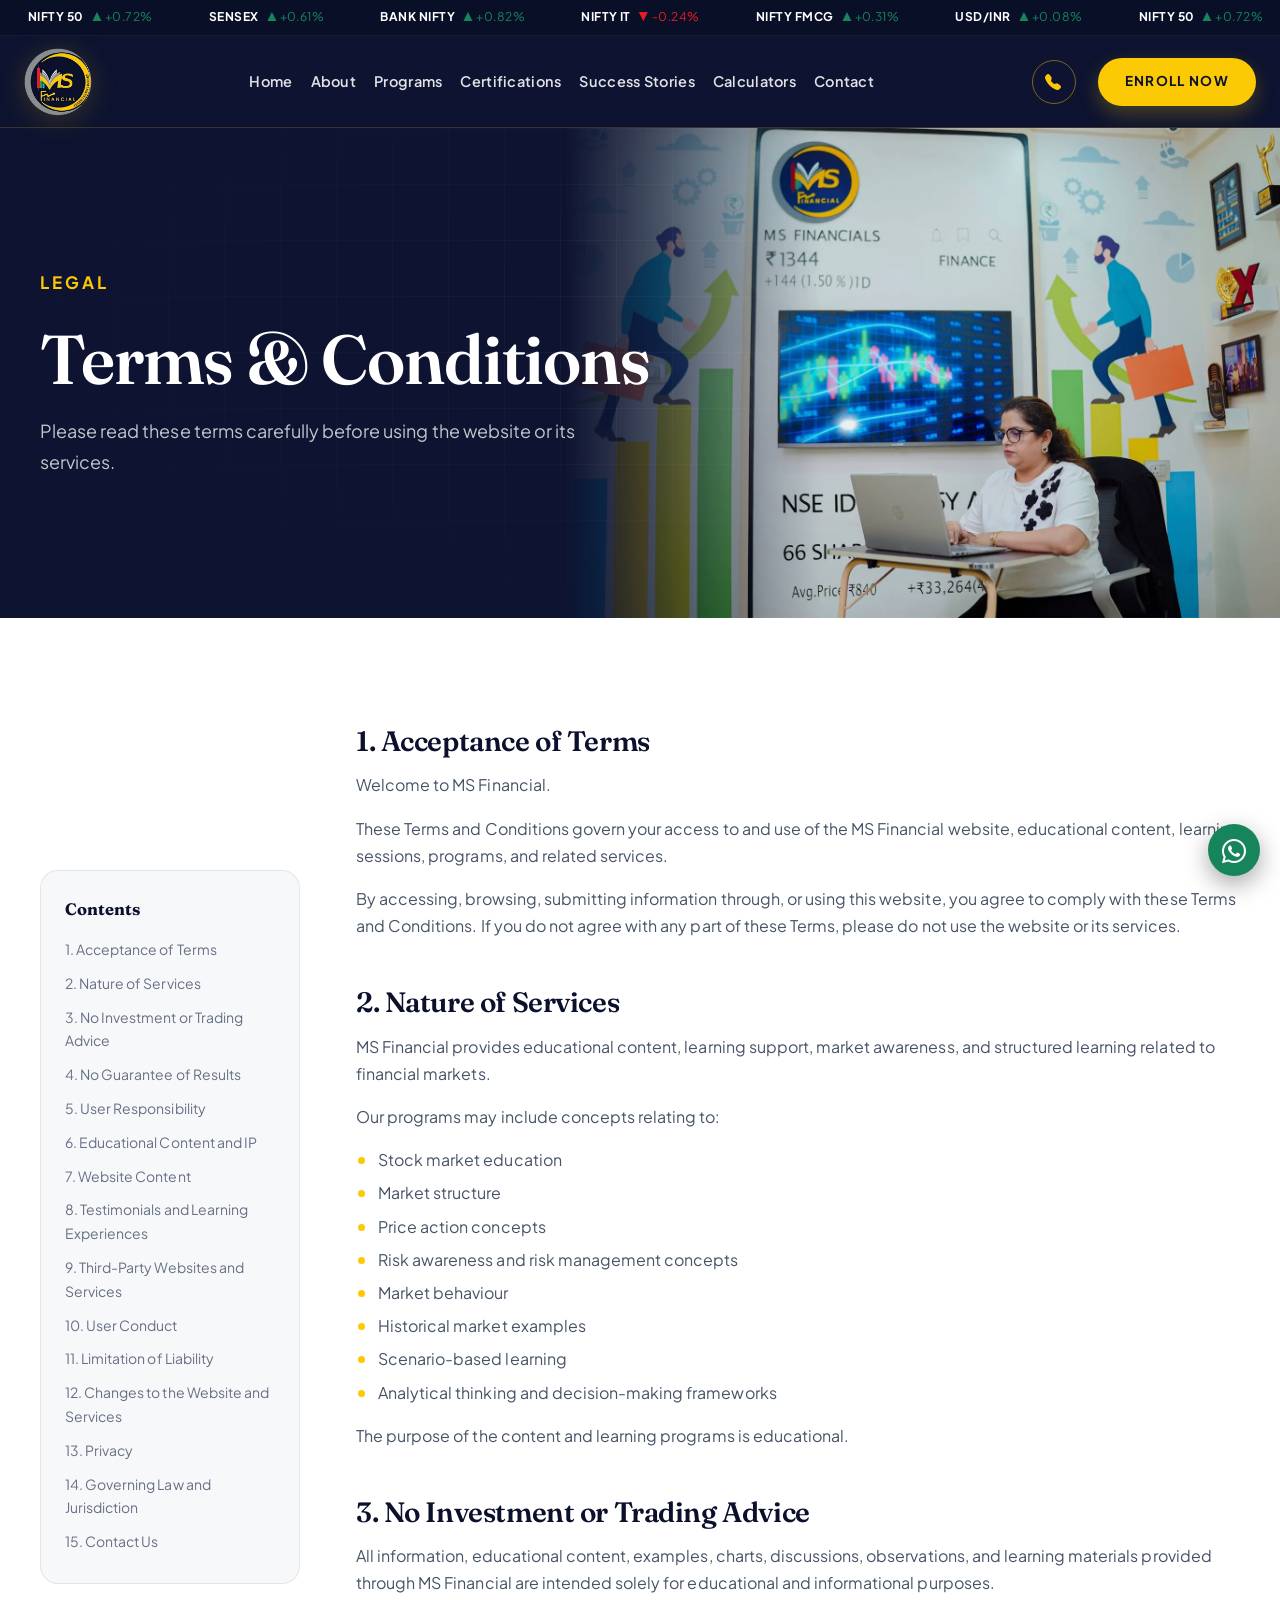
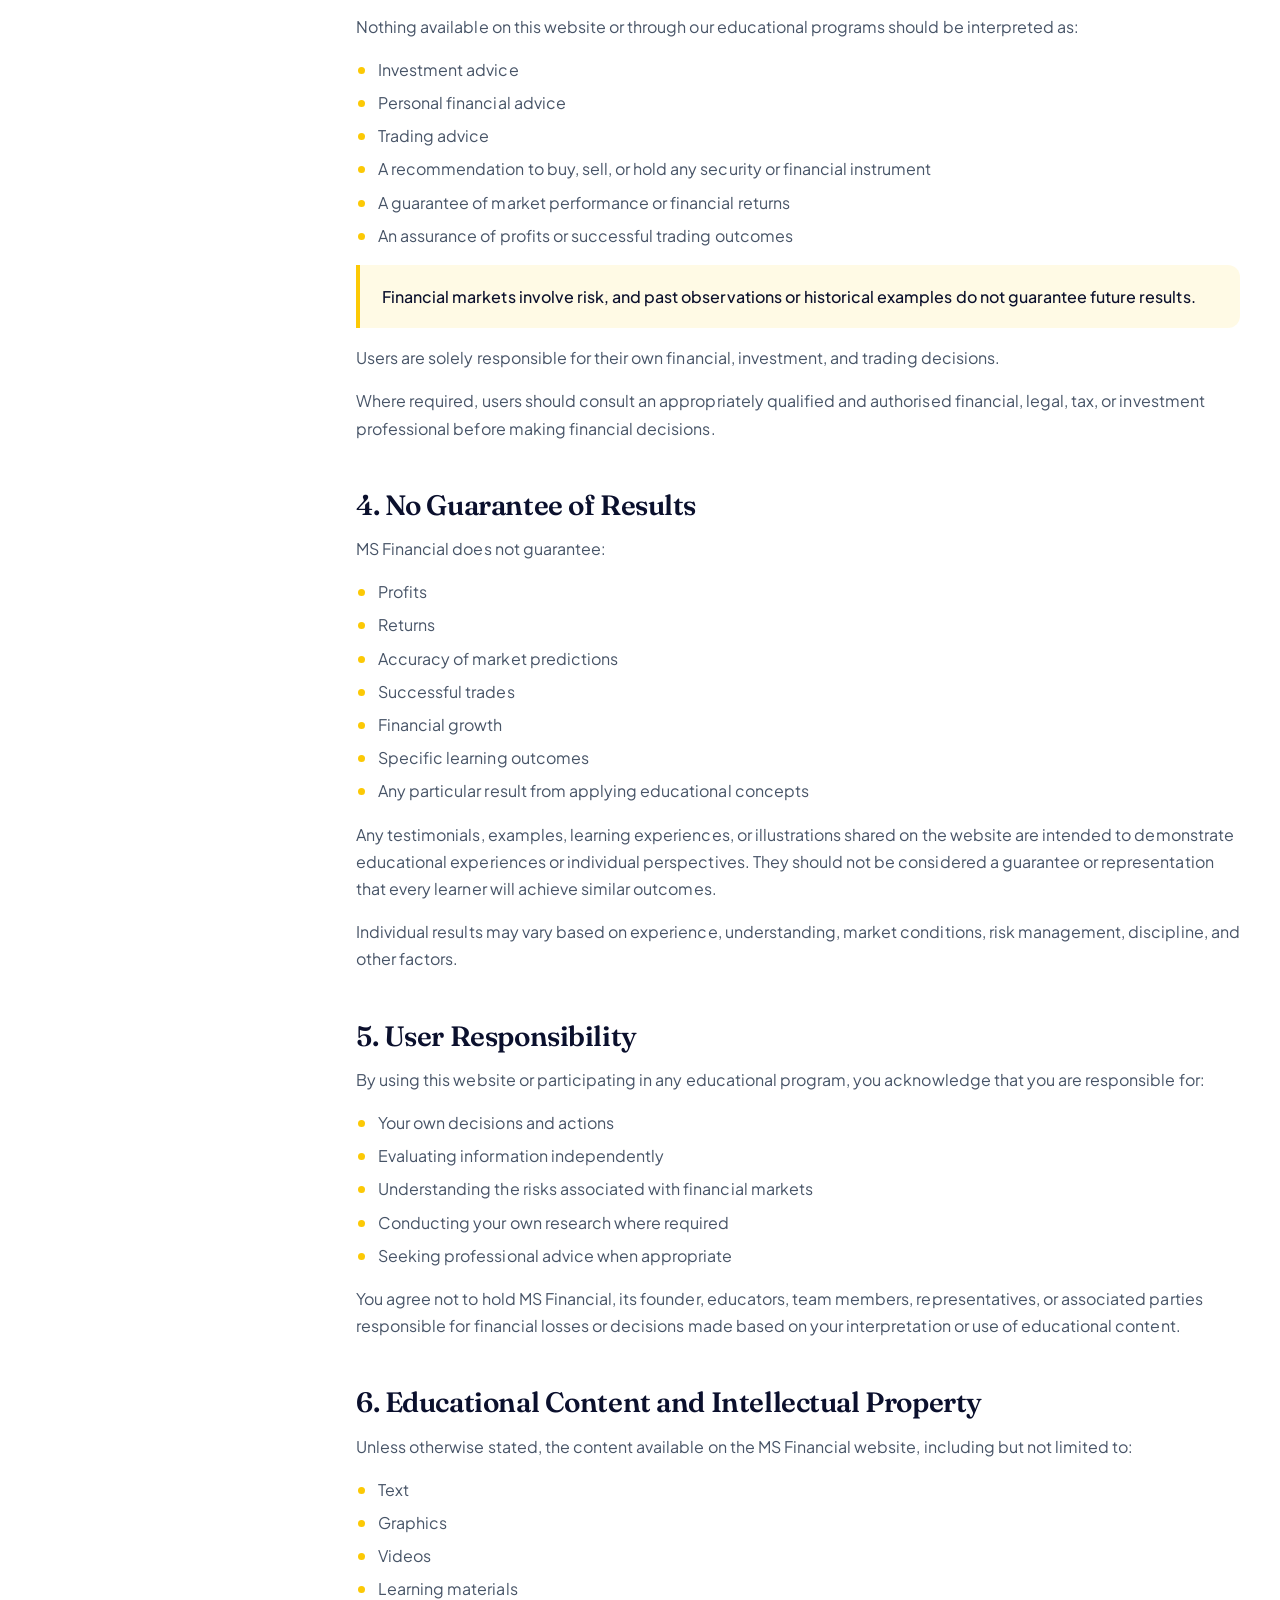
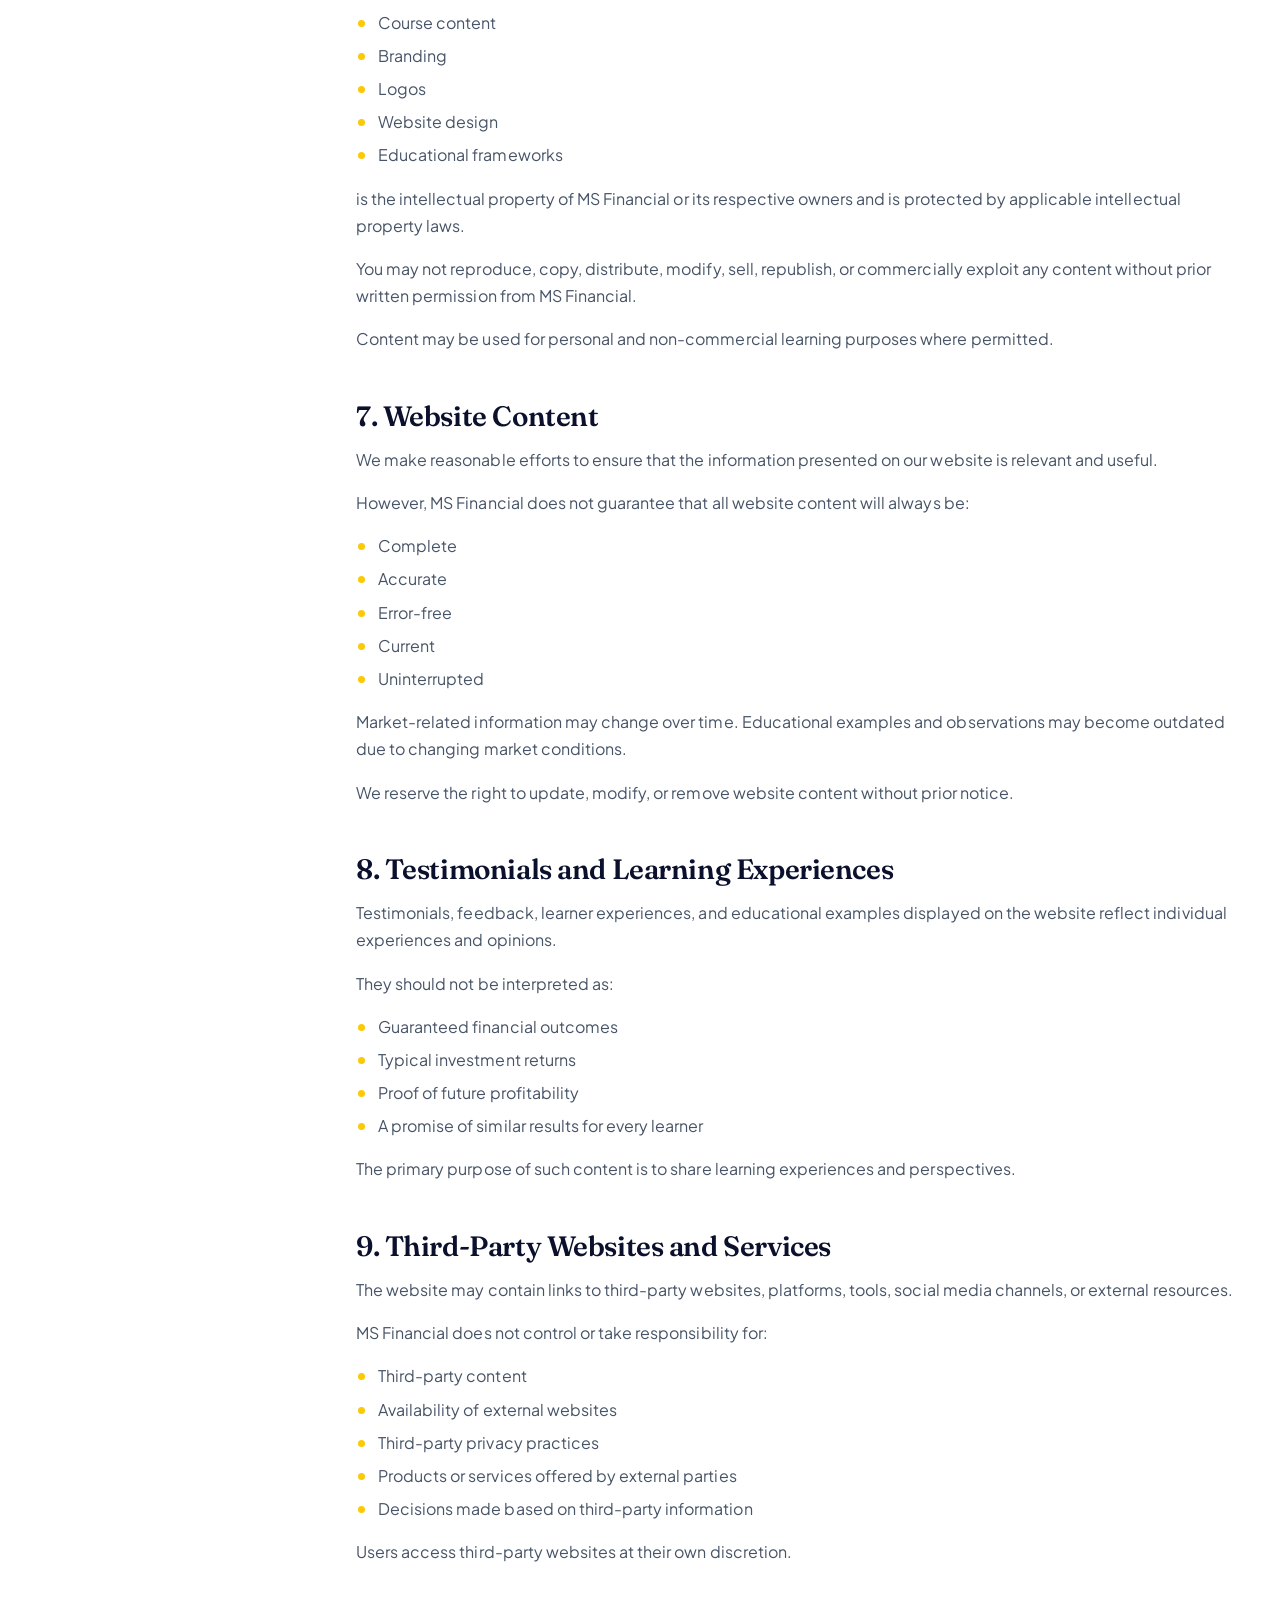
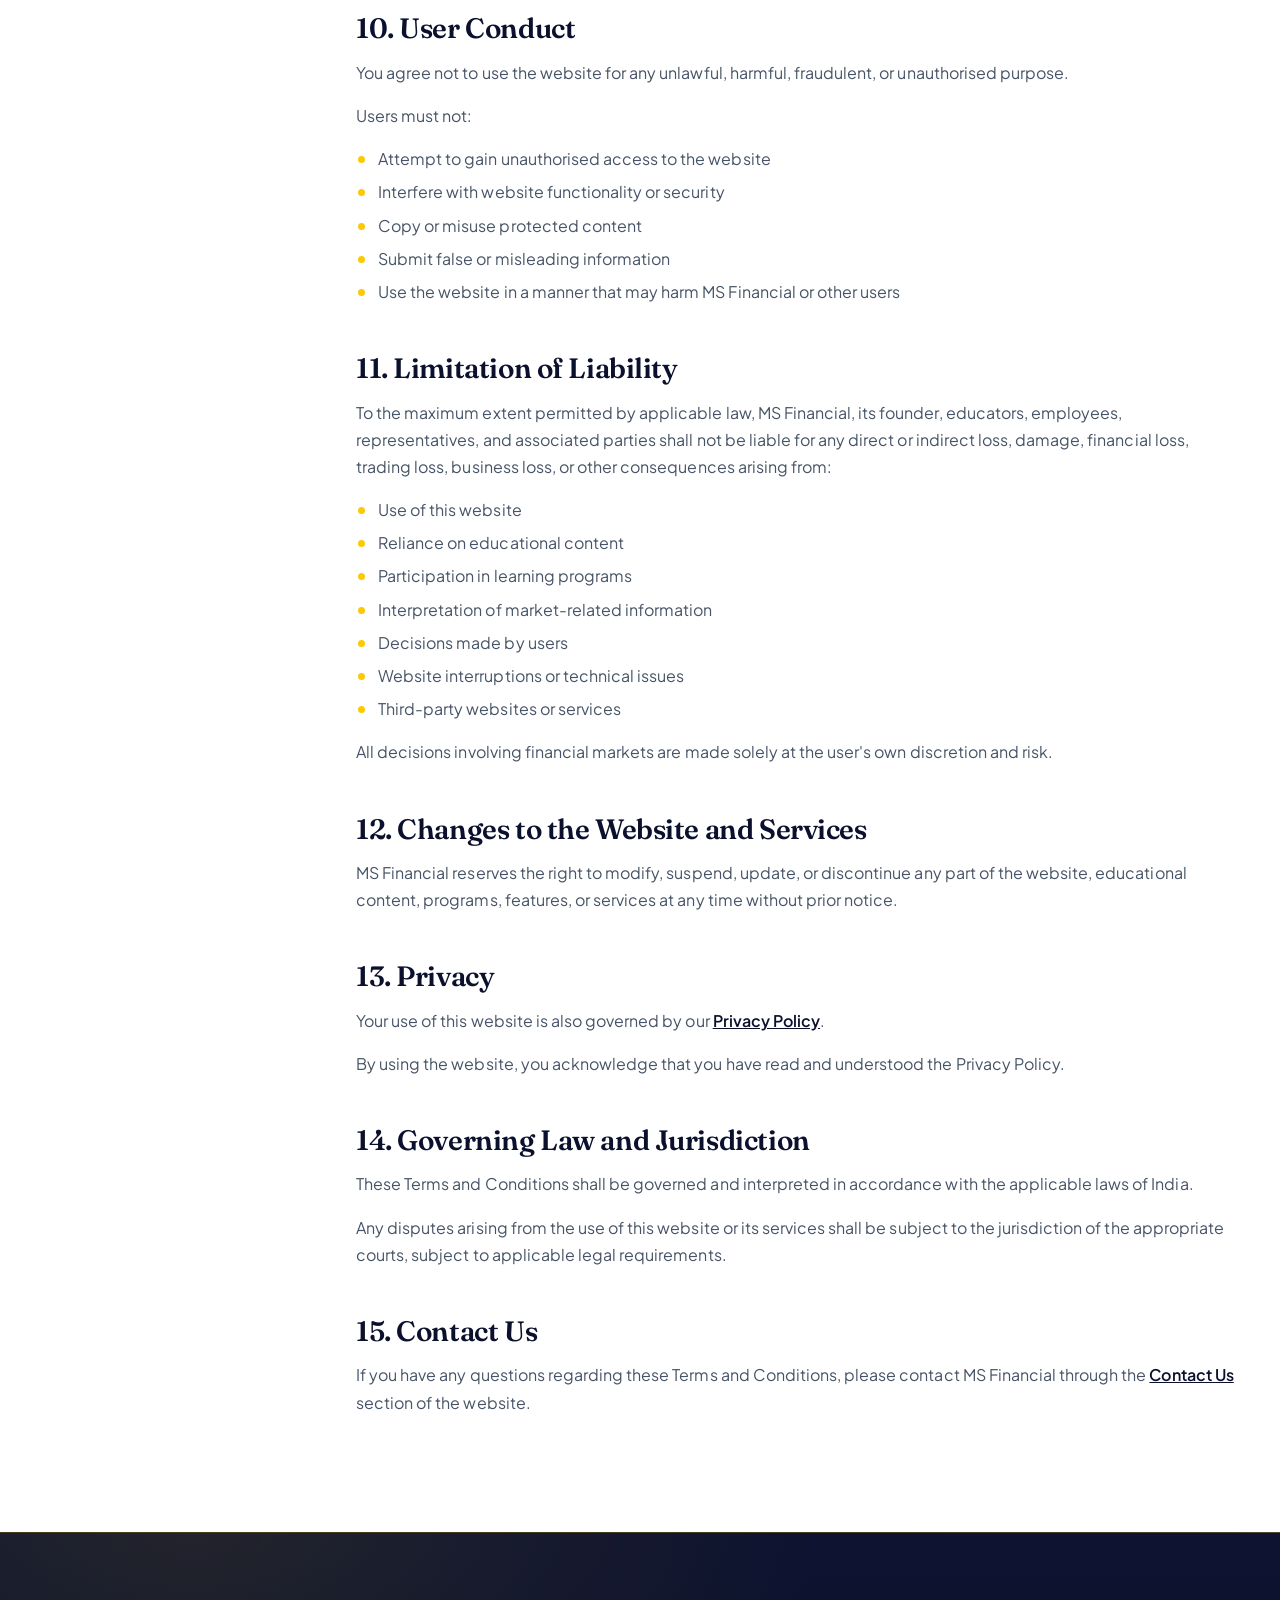
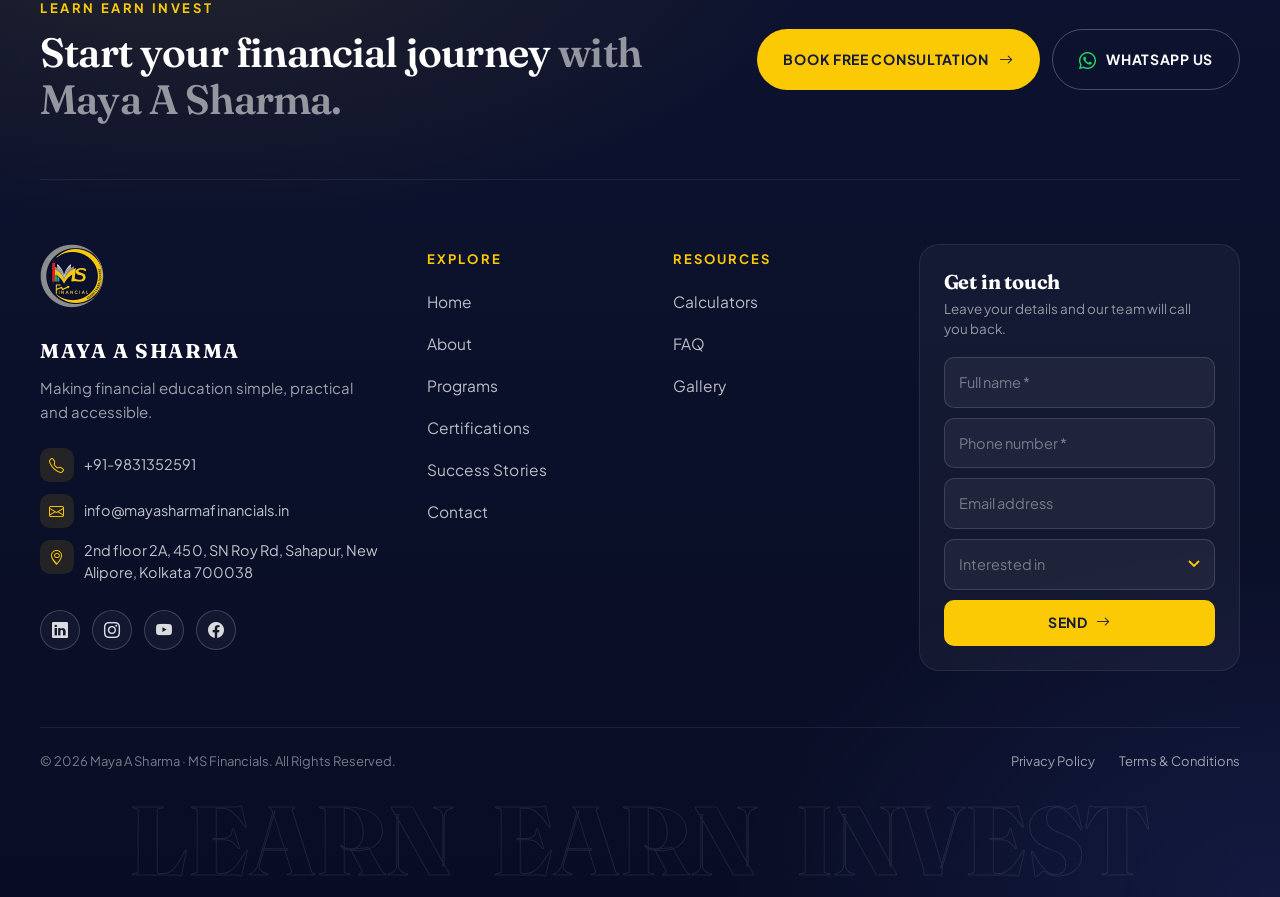
<file: terms.html>
<!DOCTYPE html>
<html lang="en">

<head>
  <meta charset="UTF-8">
  <meta name="viewport" content="width=device-width, initial-scale=1">
  <title>Terms &amp; Conditions | Maya A Sharma</title>
  <meta name="description" content="Terms and Conditions for the MS Financial website, educational content and programs.">
  <meta property="og:title" content="Terms &amp; Conditions | Maya A Sharma">
  <meta property="og:type" content="website">
  <meta property="og:url" content="https://mayasharmafinancials.in/terms.html">
  <meta property="og:image" content="https://mayasharmafinancials.in/assets/images/maya-pro/maya-a-sharma-outdoor-city-portrait.jpg">
  <meta name="twitter:card" content="summary_large_image">
  <link rel="canonical" href="https://mayasharmafinancials.in/terms.html">
  <link rel="icon" href="assets/icons/favicon.svg" type="image/svg+xml">
  <link rel="preconnect" href="https://fonts.googleapis.com">
  <link rel="preconnect" href="https://fonts.gstatic.com" crossorigin>
  <link rel="preconnect" href="https://cdn.jsdelivr.net" crossorigin>
  <link rel="preload" as="image" href="assets/images/maya-pro/maya-a-sharma-ms-financials-trading-room.webp" fetchpriority="high">
  <link
    href="https://fonts.googleapis.com/css2?family=Fraunces:opsz,wght@9..144,400..800&family=Plus+Jakarta+Sans:wght@400;500;600;700;800&display=swap"
    rel="stylesheet">
  <link href="https://cdn.jsdelivr.net/npm/bootstrap@5.3.3/dist/css/bootstrap.min.css" rel="stylesheet">
  <link href="https://cdn.jsdelivr.net/npm/bootstrap-icons@1.11.3/font/bootstrap-icons.min.css" rel="stylesheet">
  <link rel="stylesheet" href="css/style.css?v=20261105sl">
  <link rel="stylesheet" href="css/responsive.css">
  <link rel="stylesheet" href="css/animations.css">
  <link rel="stylesheet" href="css/pages.css?v=20261105sl">
</head>

<body data-page="terms">
  <a class="skip-link" href="#main">Skip to content</a>
  <div id="ticker-root"></div>
  <div id="header-root"></div>
  <main id="main">
    <header class="page-hero">
      <span class="ph-orb ph-orb-1" aria-hidden="true"></span>
      <div class="container-ms">
        <p class="eyebrow">Legal</p>
        <h1>Terms &amp; Conditions</h1>
        <p class="ph-lead">Please read these terms carefully before using the website or its services.</p>
      </div>
    </header>
    <section class="section">
      <div class="container-ms legal-pro">
        <nav class="legal-toc" aria-label="Contents">
          <strong>Contents</strong>
          <a href="#t1">1. Acceptance of Terms</a>
          <a href="#t2">2. Nature of Services</a>
          <a href="#t3">3. No Investment or Trading Advice</a>
          <a href="#t4">4. No Guarantee of Results</a>
          <a href="#t5">5. User Responsibility</a>
          <a href="#t6">6. Educational Content and IP</a>
          <a href="#t7">7. Website Content</a>
          <a href="#t8">8. Testimonials and Learning Experiences</a>
          <a href="#t9">9. Third-Party Websites and Services</a>
          <a href="#t10">10. User Conduct</a>
          <a href="#t11">11. Limitation of Liability</a>
          <a href="#t12">12. Changes to the Website and Services</a>
          <a href="#t13">13. Privacy</a>
          <a href="#t14">14. Governing Law and Jurisdiction</a>
          <a href="#t15">15. Contact Us</a>
        </nav>
        <article class="legal-body">
          <h2 id="t1">1. Acceptance of Terms</h2>
          <p>Welcome to MS Financial.</p>
          <p>These Terms and Conditions govern your access to and use of the MS Financial website, educational content,
            learning sessions, programs, and related services.</p>
          <p>By accessing, browsing, submitting information through, or using this website, you agree to comply with
            these Terms and Conditions. If you do not agree with any part of these Terms, please do not use the website
            or its services.</p>

          <h2 id="t2">2. Nature of Services</h2>
          <p>MS Financial provides educational content, learning support, market awareness, and structured learning
            related to financial markets.</p>
          <p>Our programs may include concepts relating to:</p>
          <ul>
            <li>Stock market education</li>
            <li>Market structure</li>
            <li>Price action concepts</li>
            <li>Risk awareness and risk management concepts</li>
            <li>Market behaviour</li>
            <li>Historical market examples</li>
            <li>Scenario-based learning</li>
            <li>Analytical thinking and decision-making frameworks</li>
          </ul>
          <p>The purpose of the content and learning programs is educational.</p>

          <h2 id="t3">3. No Investment or Trading Advice</h2>
          <p>All information, educational content, examples, charts, discussions, observations, and learning materials
            provided through MS Financial are intended solely for educational and informational purposes.</p>
          <p>Nothing available on this website or through our educational programs should be interpreted as:</p>
          <ul>
            <li>Investment advice</li>
            <li>Personal financial advice</li>
            <li>Trading advice</li>
            <li>A recommendation to buy, sell, or hold any security or financial instrument</li>
            <li>A guarantee of market performance or financial returns</li>
            <li>An assurance of profits or successful trading outcomes</li>
          </ul>
          <p class="legal-note">Financial markets involve risk, and past observations or historical examples do not
            guarantee future results.</p>
          <p>Users are solely responsible for their own financial, investment, and trading decisions.</p>
          <p>Where required, users should consult an appropriately qualified and authorised financial, legal, tax, or
            investment professional before making financial decisions.</p>

          <h2 id="t4">4. No Guarantee of Results</h2>
          <p>MS Financial does not guarantee:</p>
          <ul>
            <li>Profits</li>
            <li>Returns</li>
            <li>Accuracy of market predictions</li>
            <li>Successful trades</li>
            <li>Financial growth</li>
            <li>Specific learning outcomes</li>
            <li>Any particular result from applying educational concepts</li>
          </ul>
          <p>Any testimonials, examples, learning experiences, or illustrations shared on the website are intended to
            demonstrate educational experiences or individual perspectives. They should not be considered a guarantee or
            representation that every learner will achieve similar outcomes.</p>
          <p>Individual results may vary based on experience, understanding, market conditions, risk management,
            discipline, and other factors.</p>

          <h2 id="t5">5. User Responsibility</h2>
          <p>By using this website or participating in any educational program, you acknowledge that you are responsible
            for:</p>
          <ul>
            <li>Your own decisions and actions</li>
            <li>Evaluating information independently</li>
            <li>Understanding the risks associated with financial markets</li>
            <li>Conducting your own research where required</li>
            <li>Seeking professional advice when appropriate</li>
          </ul>
          <p>You agree not to hold MS Financial, its founder, educators, team members, representatives, or associated
            parties responsible for financial losses or decisions made based on your interpretation or use of
            educational content.</p>

          <h2 id="t6">6. Educational Content and Intellectual Property</h2>
          <p>Unless otherwise stated, the content available on the MS Financial website, including but not limited to:</p>
          <ul>
            <li>Text</li>
            <li>Graphics</li>
            <li>Videos</li>
            <li>Learning materials</li>
            <li>Course content</li>
            <li>Branding</li>
            <li>Logos</li>
            <li>Website design</li>
            <li>Educational frameworks</li>
          </ul>
          <p>is the intellectual property of MS Financial or its respective owners and is protected by applicable
            intellectual property laws.</p>
          <p>You may not reproduce, copy, distribute, modify, sell, republish, or commercially exploit any content without
            prior written permission from MS Financial.</p>
          <p>Content may be used for personal and non-commercial learning purposes where permitted.</p>

          <h2 id="t7">7. Website Content</h2>
          <p>We make reasonable efforts to ensure that the information presented on our website is relevant and useful.</p>
          <p>However, MS Financial does not guarantee that all website content will always be:</p>
          <ul>
            <li>Complete</li>
            <li>Accurate</li>
            <li>Error-free</li>
            <li>Current</li>
            <li>Uninterrupted</li>
          </ul>
          <p>Market-related information may change over time. Educational examples and observations may become outdated
            due to changing market conditions.</p>
          <p>We reserve the right to update, modify, or remove website content without prior notice.</p>

          <h2 id="t8">8. Testimonials and Learning Experiences</h2>
          <p>Testimonials, feedback, learner experiences, and educational examples displayed on the website reflect
            individual experiences and opinions.</p>
          <p>They should not be interpreted as:</p>
          <ul>
            <li>Guaranteed financial outcomes</li>
            <li>Typical investment returns</li>
            <li>Proof of future profitability</li>
            <li>A promise of similar results for every learner</li>
          </ul>
          <p>The primary purpose of such content is to share learning experiences and perspectives.</p>

          <h2 id="t9">9. Third-Party Websites and Services</h2>
          <p>The website may contain links to third-party websites, platforms, tools, social media channels, or external
            resources.</p>
          <p>MS Financial does not control or take responsibility for:</p>
          <ul>
            <li>Third-party content</li>
            <li>Availability of external websites</li>
            <li>Third-party privacy practices</li>
            <li>Products or services offered by external parties</li>
            <li>Decisions made based on third-party information</li>
          </ul>
          <p>Users access third-party websites at their own discretion.</p>

          <h2 id="t10">10. User Conduct</h2>
          <p>You agree not to use the website for any unlawful, harmful, fraudulent, or unauthorised purpose.</p>
          <p>Users must not:</p>
          <ul>
            <li>Attempt to gain unauthorised access to the website</li>
            <li>Interfere with website functionality or security</li>
            <li>Copy or misuse protected content</li>
            <li>Submit false or misleading information</li>
            <li>Use the website in a manner that may harm MS Financial or other users</li>
          </ul>

          <h2 id="t11">11. Limitation of Liability</h2>
          <p>To the maximum extent permitted by applicable law, MS Financial, its founder, educators, employees,
            representatives, and associated parties shall not be liable for any direct or indirect loss, damage,
            financial loss, trading loss, business loss, or other consequences arising from:</p>
          <ul>
            <li>Use of this website</li>
            <li>Reliance on educational content</li>
            <li>Participation in learning programs</li>
            <li>Interpretation of market-related information</li>
            <li>Decisions made by users</li>
            <li>Website interruptions or technical issues</li>
            <li>Third-party websites or services</li>
          </ul>
          <p>All decisions involving financial markets are made solely at the user's own discretion and risk.</p>

          <h2 id="t12">12. Changes to the Website and Services</h2>
          <p>MS Financial reserves the right to modify, suspend, update, or discontinue any part of the website,
            educational content, programs, features, or services at any time without prior notice.</p>

          <h2 id="t13">13. Privacy</h2>
          <p>Your use of this website is also governed by our <a href="privacy.html" style="color: var(--navy); font-weight: 600; text-decoration: underline;">Privacy Policy</a>.</p>
          <p>By using the website, you acknowledge that you have read and understood the Privacy Policy.</p>

          <h2 id="t14">14. Governing Law and Jurisdiction</h2>
          <p>These Terms and Conditions shall be governed and interpreted in accordance with the applicable laws of
            India.</p>
          <p>Any disputes arising from the use of this website or its services shall be subject to the jurisdiction of
            the appropriate courts, subject to applicable legal requirements.</p>

          <h2 id="t15">15. Contact Us</h2>
          <p>If you have any questions regarding these Terms and Conditions, please contact MS Financial through the
            <a href="contact.html" style="color: var(--navy); font-weight: 600; text-decoration: underline;">Contact Us</a> section of the website.</p>
        </article>
      </div>
    </section>
  </main>
  <div id="footer-root"></div>
  <script src="https://cdn.jsdelivr.net/npm/bootstrap@5.3.3/dist/js/bootstrap.bundle.min.js"></script>
  <script src="js/components.js"></script>
  <script src="js/ticker.js"></script>
  <script src="js/animations.js"></script>
  <script src="js/main.js?v=20261105sm"></script>
</body>

</html>
</file>
<file: css/style.css>
@import url('https://fonts.googleapis.com/css2?family=Plus+Jakarta+Sans:wght@500;600;700&display=swap');

:root {
  --navy: #0B102D;
  --navy-dark: #070B21;
  --navy-mid: #12183A;
  --navy-soft: #1A2148;
  --gold: #FCC905;
  --gold-light: #F5D65E;
  --gold-muted: rgba(252, 201, 5, 0.16);
  --silver: #898D91;
  --red: #EB1B24;
  --white: #FFFFFF;
  --off-white: #F7F8FA;
  --text: #111827;
  --muted: #667085;
  --green: #16855B;
  --line: rgba(11, 16, 45, 0.08);
  --line-dark: rgba(255, 255, 255, 0.08);
  --shadow: 0 18px 50px rgba(11, 16, 45, 0.12);
  --shadow-soft: 0 8px 24px rgba(11, 16, 45, 0.08);
  --radius: 18px;
  --radius-sm: 10px;
  --header-h: 74px;
  --ticker-h: 36px;
  --font-display: "Manrope", sans-serif;
  --font-body: "Inter", sans-serif;
  --font-nav: "Plus Jakarta Sans", sans-serif;
  --container: 1200px;
  --ease: cubic-bezier(0.22, 1, 0.36, 1);
}

*,
*::before,
*::after {
  box-sizing: border-box;
}

html,
body {
  overflow-x: clip;
  max-width: 100%;
}

html {
  scroll-behavior: smooth;
}

body {
  margin: 0;
  font-family: var(--font-body);
  font-size: 17px;
  line-height: 1.7;
  color: var(--text);
  background: var(--white);
}

img {
  max-width: 100%;
  height: auto;
  display: block;
}

a {
  color: inherit;
  text-decoration: none;
}

button,
input,
select,
textarea {
  font-family: inherit;
}

h1,
h2,
h3,
h4,
.display {
  font-family: var(--font-display);
  font-weight: 700;
  letter-spacing: -0.03em;
  line-height: 1.08;
  color: var(--navy);
}

h1 {
  font-size: clamp(48px, 6vw, 88px);
}

h2 {
  font-size: clamp(36px, 4vw, 60px);
}

h3 {
  font-size: clamp(28px, 3vw, 40px);
}

.container-ms {
  width: min(calc(100% - 40px), var(--container));
  margin-inline: auto;
}

.eyebrow {
  display: inline-block;
  font-size: 17px;
  font-weight: 700;
  letter-spacing: 0.18em;
  text-transform: uppercase;
  color: var(--gold);
  line-height: 1.4;
}

.eyebrow::before {
  display: none;
}

.container-ms>.eyebrow {
  margin-bottom: 12px;
}

.container-ms>h2 {
  margin-top: 0;
  margin-bottom: 48px;
}

.muted {
  color: var(--muted);
}

.section {
  padding: 100px 0;
  position: relative;
  overflow: hidden;
}

.section-sm {
  padding: 80px 0;
}

.section-dark {
  background: var(--navy);
  color: var(--white);
}

.section-dark h1,
.section-dark h2,
.section-dark h3,
.section-dark .display {
  color: var(--white);
}

.section-off {
  background: var(--off-white);
}

.gold-arc {
  position: absolute;
  pointer-events: none;
  border: 1.5px solid rgba(252, 201, 5, 0.45);
  border-radius: 50%;
  border-left-color: transparent;
  border-bottom-color: transparent;
}

.skip-link {
  position: absolute;
  left: 16px;
  top: -40px;
  /* background: var(--gold); */
  color: var(--navy);
  padding: 8px 14px;
  z-index: 2000;
  font-weight: 600;
}

.skip-link:focus {
  top: 8px;
}

:focus-visible {
  outline: 2px solid var(--gold);
  outline-offset: 3px;
}

/* Buttons */
.btn-ms {
  display: inline-flex;
  align-items: center;
  justify-content: center;
  gap: 10px;
  min-height: 48px;
  padding: 0 28px;
  border-radius: 999px;
  border: 1px solid transparent;
  font-size: 13.5px;
  font-weight: 700;
  letter-spacing: 0.1em;
  text-transform: uppercase;
  transition: all 0.4s cubic-bezier(0.16, 1, 0.3, 1);
  cursor: pointer;
  position: relative;
  overflow: hidden;
  z-index: 1;
}

.btn-ms::before {
  content: '';
  position: absolute;
  top: 0;
  left: 0;
  width: 100%;
  height: 100%;
  background: var(--navy);
  border-radius: 999px;
  transform: scaleX(0);
  transform-origin: right;
  transition: transform 0.5s cubic-bezier(0.16, 1, 0.3, 1);
  z-index: -1;
}

.btn-ms:hover {
  transform: translateY(-3px);
  color: var(--white) !important;
  box-shadow: 0 10px 24px rgba(11, 16, 45, 0.25);
  border-color: transparent !important;
}

.btn-ms:hover::before {
  transform: scaleX(1);
  transform-origin: left;
}

.btn-gold {
  background: var(--gold);
  color: var(--navy);
  box-shadow: 0 8px 20px rgba(252, 201, 5, 0.25);
}

.btn-ghost {
  background: transparent;
  color: var(--white);
  border-color: rgba(255, 255, 255, 0.35);
}

.btn-outline {
  background: transparent;
  color: var(--navy);
  border-color: rgba(11, 16, 45, 0.25);
}

.btn-link-gold {
  display: inline-flex;
  align-items: center;
  gap: 8px;
  color: var(--navy);
  font-weight: 700;
  letter-spacing: 0.08em;
  text-transform: uppercase;
  font-size: 13px;
}

.btn-link-gold:hover {
  color: #9a7a00;
}

/* Reserved document flow space so fixed bars never cover page content */
#ticker-root {
  display: block;
  height: var(--ticker-h);
  width: 100%;
}

#header-root {
  display: block;
  height: var(--header-h);
  width: 100%;
}

/* Ticker — fixed at very top (36px) */
.market-ticker {
  position: fixed;
  top: 0;
  left: 0;
  right: 0;
  width: 100%;
  height: var(--ticker-h);
  background: var(--navy-dark);
  color: var(--white);
  display: flex;
  align-items: center;
  overflow: hidden;
  font-size: 12px;
  letter-spacing: 0.04em;
  z-index: 1030;
}

.ticker-label {
  flex: 0 0 auto;
  padding: 0 16px;
  font-weight: 700;
  letter-spacing: 0.16em;
  color: var(--gold);
  border-right: 1px solid var(--line-dark);
  background: var(--navy-dark);
  z-index: 2;
}

.ticker-track-wrap {
  overflow: hidden;
  flex: 1;
}

.ticker-track {
  display: flex;
  width: max-content;
  animation: ticker 32s linear infinite;
}

.ticker-item {
  display: flex;
  align-items: center;
  gap: 8px;
  padding: 0 28px;
  white-space: nowrap;
}

.ticker-item .up {
  color: var(--green);
}

.ticker-item .down {
  color: var(--red);
}

.ticker-disclaimer {
  font-size: 11px;
  color: var(--silver);
  padding: 6px 0 0;
}

@keyframes ticker {
  from {
    transform: translateX(0);
  }

  to {
    transform: translateX(-50%);
  }
}

/* Header — fixed directly below the ticker */
.site-header {
  position: fixed;
  top: var(--ticker-h);
  /* sits directly below the 36px ticker at all times */
  left: 0;
  right: 0;
  width: 100%;
  height: var(--header-h);
  z-index: 1020;
  display: flex;
  align-items: center;
  transition: background-color 0.3s ease, backdrop-filter 0.3s ease,
    box-shadow 0.3s ease, border-color 0.3s ease;
  /* Default on home page hero — semi-transparent dark */
  background: rgba(7, 11, 33, 0.85);
  backdrop-filter: blur(14px);
  -webkit-backdrop-filter: blur(14px);
  border-bottom: 1px solid rgba(255, 255, 255, 0.07);
}

/* Transparent hero state (only on home, before scroll) */
.site-header.is-hero {
  background: rgba(7, 11, 33, 0.75);
  backdrop-filter: blur(12px);
  -webkit-backdrop-filter: blur(12px);
  box-shadow: none;
  border-bottom: 1px solid rgba(255, 255, 255, 0.06);
}

/* Solid state (non-home pages) */
.site-header.solid {
  background: rgba(255, 255, 255, 0.98);
  backdrop-filter: blur(24px);
  -webkit-backdrop-filter: blur(24px);
  box-shadow: 0 2px 20px rgba(11, 16, 45, 0.09);
  border-bottom: 1px solid rgba(11, 16, 45, 0.07);
}

/* Scrolled state — smooth transition to frosted white, remains fixed below ticker */
.site-header.is-scrolled {
  background: rgba(255, 255, 255, 0.98);
  backdrop-filter: blur(24px);
  -webkit-backdrop-filter: blur(24px);
  box-shadow: 0 4px 24px rgba(11, 16, 45, 0.1);
  border-bottom: 1px solid rgba(11, 16, 45, 0.08);
}

.header-inner {
  display: flex;
  align-items: center;
  justify-content: space-between;
  gap: 12px;
  width: min(calc(100% - 32px), 1360px);
  margin-inline: auto;
  min-width: 0;
  /* prevent flex overflow */
}

.brand-logo {
  display: flex;
  align-items: center;
  flex: 0 0 auto;
  text-decoration: none;
}

.brand-logo img {
  height: 58px;
  max-height: 62px;
  width: auto;
  object-fit: contain;
  display: block;
  filter: drop-shadow(0 2px 10px rgba(0, 0, 0, 0.3));
  transition: height 0.3s ease, transform 0.2s ease;
}

.brand-logo:hover img {
  transform: scale(1.03);
}

.site-header.is-scrolled .brand-logo img {
  height: 58px;
}

.nav-desktop {
  display: flex;
  align-items: center;
  gap: 12px;
  flex: 1 1 auto;
  min-width: 0;
  justify-content: center;
}

.nav-link {
  position: relative;
  font-family: var(--font-nav);
  font-size: 13px;
  font-weight: 500;
  letter-spacing: 0.15px;
  color: rgba(255, 255, 255, 0.92);
  padding: 5px 0;
  white-space: nowrap;
  flex-shrink: 0;
  transition: color 0.25s ease;
}

.nav-link:hover,
.nav-link.active {
  color: var(--gold);
}

.site-header.is-scrolled .nav-link,
.site-header.solid .nav-link {
  color: var(--navy);
}

.site-header.is-scrolled .nav-link:hover,
.site-header.solid .nav-link:hover,
.site-header.is-scrolled .nav-link.active,
.site-header.solid .nav-link.active {
  color: #b38600;
}

.nav-link::after {
  content: "";
  position: absolute;
  left: 0;
  bottom: 0;
  width: 0;
  height: 2px;
  background: var(--gold);
  transition: width 0.3s var(--ease);
}

.nav-link:hover::after,
.nav-link.active::after {
  width: 100%;
}

.header-actions {
  display: flex;
  align-items: center;
  gap: 10px;
  flex-shrink: 0;
  min-width: 0;
}

.header-contact {
  display: flex;
  align-items: center;
  gap: 6px;
  font-family: var(--font-nav);
  font-size: 12px;
  font-weight: 500;
  letter-spacing: 0.05px;
  color: rgba(255, 255, 255, 0.88);
  white-space: nowrap;
  flex-shrink: 0;
}

.header-contact-link {
  display: inline-flex;
  align-items: center;
  gap: 5px;
  color: inherit;
  text-decoration: none;
  transition: color 0.25s ease;
}

.header-contact-link i {
  color: var(--gold);
  font-size: 12px;
  display: inline-block;
  line-height: 1;
}

.header-contact-link:hover {
  color: var(--gold);
}

.header-contact-sep {
  color: rgba(255, 255, 255, 0.35);
  font-size: 12px;
  user-select: none;
}

.site-header.is-scrolled .header-contact,
.site-header.solid .header-contact {
  color: var(--navy);
}

.site-header.is-scrolled .header-contact-link i,
.site-header.solid .header-contact-link i {
  color: #c99800;
}

.site-header.is-scrolled .header-contact-link:hover,
.site-header.solid .header-contact-link:hover {
  color: #9a7a00;
}

.site-header.is-scrolled .header-contact-sep,
.site-header.solid .header-contact-sep {
  color: rgba(11, 16, 45, 0.2);
}

.header-actions .btn-ms {
  min-height: 38px;
  padding: 0 18px;
  font-size: 12.5px;
  font-weight: 700;
  white-space: nowrap;
  flex-shrink: 0;
}

.consult-link {
  font-family: var(--font-nav);
  font-size: 14px;
  font-weight: 600;
  letter-spacing: 0.2px;
  color: var(--white);
  text-decoration: none;
}

.consult-link:hover {
  color: var(--gold);
}

.site-header.is-scrolled .consult-link,
.site-header.solid .consult-link {
  color: var(--navy);
}

.menu-toggle {
  display: none;
  width: 40px;
  height: 40px;
  border: 1px solid rgba(255, 255, 255, 0.2);
  background: rgba(255, 255, 255, 0.08);
  padding: 0;
  cursor: pointer;
  border-radius: 8px;
  flex-direction: column;
  align-items: center;
  justify-content: center;
  gap: 4.5px;
  transition: all 0.25s ease;
  flex-shrink: 0;
}

.menu-toggle:hover {
  background: rgba(255, 255, 255, 0.15);
  border-color: rgba(255, 255, 255, 0.35);
}

.menu-toggle span {
  display: block;
  width: 20px;
  height: 2px;
  background: var(--white);
  margin: 0;
  transition: 0.25s var(--ease);
  border-radius: 2px;
}

.site-header.is-scrolled .menu-toggle,
.site-header.solid .menu-toggle {
  border-color: rgba(11, 16, 45, 0.15);
  background: rgba(11, 16, 45, 0.04);
}

.site-header.is-scrolled .menu-toggle:hover,
.site-header.solid .menu-toggle:hover {
  background: rgba(11, 16, 45, 0.08);
  border-color: rgba(11, 16, 45, 0.25);
}

.site-header.is-scrolled .menu-toggle span,
.site-header.solid .menu-toggle span {
  background: var(--navy);
}

/* Mobile Navigation Drawer - Luxury Glass & Gradient Styling */
.mobile-nav {
  position: fixed;
  inset: 0;
  background:
    radial-gradient(420px 320px at 95% 5%, rgba(252, 201, 5, 0.16), transparent 60%),
    radial-gradient(380px 280px at 0% 90%, rgba(64, 86, 200, 0.22), transparent 55%),
    radial-gradient(circle at 50% 50%, rgba(18, 24, 58, 0.95), rgba(7, 11, 33, 0.99));
  background-color: var(--navy-dark);
  backdrop-filter: blur(20px);
  -webkit-backdrop-filter: blur(20px);
  z-index: 1100;
  display: flex;
  flex-direction: column;
  justify-content: flex-start;
  padding: 24px 20px 32px;
  transform: translateX(100%);
  opacity: 0;
  visibility: hidden;
  overflow-y: auto;
  -webkit-overflow-scrolling: touch;
  transition: transform 0.4s var(--ease-luxury, cubic-bezier(0.16, 1, 0.3, 1)),
    opacity 0.4s var(--ease-luxury, cubic-bezier(0.16, 1, 0.3, 1)),
    visibility 0s linear 0.4s;
  box-shadow: -15px 0 45px rgba(0, 0, 0, 0.6);
  isolation: isolate;
}

/* Subtle financial grid texture overlay */
.mobile-nav::before {
  content: "";
  position: absolute;
  inset: 0;
  background-image:
    linear-gradient(rgba(255, 255, 255, 0.03) 1px, transparent 1px),
    linear-gradient(90deg, rgba(255, 255, 255, 0.03) 1px, transparent 1px);
  background-size: 32px 32px;
  mask-image: radial-gradient(ellipse at 50% 40%, #000 30%, transparent 85%);
  -webkit-mask-image: radial-gradient(ellipse at 50% 40%, #000 30%, transparent 85%);
  pointer-events: none;
  z-index: -1;
}

.mobile-nav[hidden] {
  display: none !important;
}

.mobile-nav.open {
  transform: translateX(0);
  opacity: 1;
  visibility: visible;
  transition: transform 0.4s var(--ease-luxury, cubic-bezier(0.16, 1, 0.3, 1)),
    opacity 0.4s var(--ease-luxury, cubic-bezier(0.16, 1, 0.3, 1));
}

.mobile-nav-top {
  display: flex;
  align-items: center;
  justify-content: space-between;
  padding-bottom: 18px;
  border-bottom: 1px solid rgba(252, 201, 5, 0.18);
  flex-shrink: 0;
}

.mobile-nav-top .brand-logo img {
  height: 42px;
  width: auto;
  filter: drop-shadow(0 2px 8px rgba(0, 0, 0, 0.4));
}

.mobile-close {
  background: rgba(255, 255, 255, 0.08);
  border: 1px solid rgba(255, 255, 255, 0.16);
  color: rgba(255, 255, 255, 0.9);
  width: 38px;
  height: 38px;
  display: inline-flex;
  align-items: center;
  justify-content: center;
  cursor: pointer;
  border-radius: 50%;
  padding: 0;
  transition: all 0.25s ease;
  box-shadow: 0 4px 12px rgba(0, 0, 0, 0.25);
}

.mobile-close i {
  font-size: 16px;
  line-height: 1;
  display: block;
}

.mobile-close:hover {
  color: var(--navy-dark);
  background: var(--gold);
  border-color: var(--gold);
  transform: rotate(90deg) scale(1.05);
  box-shadow: 0 4px 16px rgba(252, 201, 5, 0.35);
}

.mobile-nav-links {
  display: flex;
  flex-direction: column;
  gap: 6px;
  margin: 20px 0;
  flex-shrink: 0;
}

.mobile-nav-link {
  color: rgba(255, 255, 255, 0.88);
  font-family: var(--font-display);
  font-size: 16.5px;
  font-weight: 600;
  padding: 12px 18px;
  border-radius: 12px;
  text-decoration: none;
  display: flex;
  align-items: center;
  justify-content: space-between;
  border: 1px solid transparent;
  background: transparent;
  transition: all 0.3s cubic-bezier(0.16, 1, 0.3, 1);
}

.mobile-nav-link::after {
  content: "→";
  font-size: 14px;
  opacity: 0;
  transform: translateX(-6px);
  transition: all 0.3s ease;
  color: var(--gold);
}

.mobile-nav-link:hover {
  color: var(--white);
  background: rgba(255, 255, 255, 0.06);
  border-color: rgba(255, 255, 255, 0.1);
  padding-left: 22px;
}

.mobile-nav-link:hover::after {
  opacity: 1;
  transform: translateX(0);
}

.mobile-nav-link.active {
  color: var(--gold);
  background: linear-gradient(90deg, rgba(252, 201, 5, 0.15) 0%, rgba(252, 201, 5, 0.04) 100%);
  border: 1px solid rgba(252, 201, 5, 0.35);
  box-shadow: 0 4px 20px rgba(252, 201, 5, 0.12);
  padding-left: 20px;
}

.mobile-nav-link.active::after {
  opacity: 1;
  transform: translateX(0);
}

.mobile-nav-contact {
  display: flex;
  flex-direction: column;
  gap: 14px;
  padding: 18px 16px;
  margin: 10px 0 24px;
  background: linear-gradient(135deg, rgba(255, 255, 255, 0.06) 0%, rgba(255, 255, 255, 0.02) 100%);
  border: 1px solid rgba(255, 255, 255, 0.12);
  border-radius: 16px;
  box-shadow: inset 0 1px 0 rgba(255, 255, 255, 0.1), 0 8px 24px rgba(0, 0, 0, 0.25);
  flex-shrink: 0;
}

.mobile-contact-link {
  display: flex;
  align-items: center;
  gap: 12px;
  color: rgba(255, 255, 255, 0.9);
  font-size: 13.5px;
  font-weight: 500;
  text-decoration: none;
  word-break: break-all;
  transition: all 0.25s ease;
}

.mobile-contact-link i {
  color: var(--gold);
  background: rgba(252, 201, 5, 0.12);
  width: 32px;
  height: 32px;
  display: flex;
  align-items: center;
  justify-content: center;
  border-radius: 8px;
  font-size: 14px;
  flex-shrink: 0;
  border: 1px solid rgba(252, 201, 5, 0.25);
  transition: all 0.25s ease;
}

.mobile-contact-link:hover {
  color: var(--gold);
}

.mobile-contact-link:hover i {
  background: var(--gold);
  color: var(--navy-dark);
  transform: scale(1.08);
}

.mobile-nav-cta {
  margin-top: auto;
  flex-shrink: 0;
  padding-top: 8px;
}

/* Hero */
.hero {
  min-height: 100vh;
  background:
    radial-gradient(circle at 78% 42%, rgba(0, 91, 190, .12), transparent 34%),
    radial-gradient(circle at 92% 78%, rgba(0, 180, 255, .06), transparent 30%),
    linear-gradient(115deg, #0B102D 0%, #0d1535 48%, #0B102D 100%);
  color: var(--white);
  position: relative;
  overflow: hidden;
  display: flex;
  align-items: center;
  /* Ticker and header are sticky in normal flow — hero just needs generous top padding */
  padding-top: 60px;
  padding-bottom: 60px;
}

.hero-market-canvas {
  position: absolute;
  inset: 0;
  width: 100%;
  height: 100%;
  z-index: 0;
  opacity: 0.7;
  pointer-events: none;
}

/* Data stream lines */
.hero-data-streams {
  position: absolute;
  inset: 0;
  z-index: 1;
  overflow: hidden;
  pointer-events: none;
  opacity: 0.22;
}

.hero-data-streams i {
  position: absolute;
  top: -20%;
  width: 1px;
  height: 140%;
  background: linear-gradient(to bottom, transparent, rgba(45, 185, 255, .5), transparent);
  transform: rotate(16deg);
  animation: heroStreamMove 6s linear infinite;
}

.hero-data-streams i:nth-child(1) {
  left: 52%;
  animation-delay: -1s;
}

.hero-data-streams i:nth-child(2) {
  left: 62%;
  animation-delay: -3s;
  height: 120%;
}

.hero-data-streams i:nth-child(3) {
  left: 72%;
  animation-delay: -5s;
}

.hero-data-streams i:nth-child(4) {
  left: 80%;
  animation-delay: -2s;
  height: 110%;
}

.hero-data-streams i:nth-child(5) {
  left: 90%;
  animation-delay: -4s;
}

/* Market scan line */
.hero-market-scan {
  position: absolute;
  z-index: 1;
  top: 0;
  bottom: 0;
  left: 0;
  width: 2px;
  background: linear-gradient(to bottom, transparent, rgba(40, 188, 255, .6) 50%, transparent);
  box-shadow: 0 0 22px rgba(40, 188, 255, .55);
  animation: heroMarketScan 9s linear infinite;
  pointer-events: none;
}

/* Radar glow orbs */
.hero-radar {
  position: absolute;
  z-index: 1;
  width: 400px;
  height: 400px;
  border-radius: 50%;
  border: 1px solid rgba(46, 177, 255, .07);
  background: radial-gradient(circle, rgba(46, 177, 255, .09), transparent 62%);
  pointer-events: none;
  animation: heroRadarPulse 5s ease-in-out infinite;
}

.hero-radar::before,
.hero-radar::after {
  content: "";
  position: absolute;
  inset: 14%;
  border-radius: 50%;
  border: 1px solid rgba(46, 177, 255, .06);
}

.hero-radar::after {
  inset: 32%;
  border-color: rgba(220, 175, 40, .06);
}

.hero-radar-1 {
  right: -90px;
  top: 5%;
}

.hero-radar-2 {
  right: 15%;
  bottom: -270px;
  animation-delay: -2s;
}

@keyframes heroMarketScan {
  from {
    left: 30%;
    opacity: 0;
  }

  8% {
    opacity: .7;
  }

  92% {
    opacity: .7;
  }

  to {
    left: 100%;
    opacity: 0;
  }
}

@keyframes heroRadarPulse {

  0%,
  100% {
    transform: scale(.93);
    opacity: .2;
  }

  50% {
    transform: scale(1.05);
    opacity: .5;
  }
}

@keyframes heroStreamMove {
  from {
    transform: translate3d(-40px, -5%, 0) rotate(16deg);
    opacity: 0;
  }

  15% {
    opacity: 1;
  }

  85% {
    opacity: 1;
  }

  to {
    transform: translate3d(70px, 8%, 0) rotate(16deg);
    opacity: 0;
  }
}

@media (max-width: 768px) {
  .hero-data-streams {
    opacity: .12;
  }

  .hero-radar {
    display: none;
  }
}


.hero-grid {
  position: absolute;
  inset: 0;
  background-image:
    linear-gradient(rgba(255, 255, 255, 0.035) 1px, transparent 1px),
    linear-gradient(90deg, rgba(255, 255, 255, 0.035) 1px, transparent 1px);
  background-size: 72px 72px;
  mask-image: radial-gradient(ellipse at 70% 40%, black 20%, transparent 70%);
}

.hero-glow {
  position: absolute;
  width: 520px;
  height: 520px;
  right: 8%;
  top: 18%;
  background: radial-gradient(circle, rgba(252, 201, 5, 0.14), transparent 68%);
  pointer-events: none;
}

.hero-chart {
  position: absolute;
  left: 0;
  right: 0;
  bottom: 8%;
  height: 180px;
  opacity: 0.18;
  pointer-events: none;
}

.hero-inner {
  display: grid;
  grid-template-columns: 1.1fr 0.9fr;
  gap: 40px;
  align-items: center;
  position: relative;
  z-index: 2;
}

/* ─── Hero entrance animations ─── */
.hero .eyebrow {
  animation: heroFadeUp 0.8s ease-out 0.2s both;
}

.hero h1 span:nth-child(1) {
  animation: heroFadeUp 0.7s ease-out 0.4s both;
}

.hero h1 span:nth-child(2) {
  animation: heroFadeUp 0.7s ease-out 0.55s both;
}

.hero h1 span:nth-child(3) {
  animation: heroFadeUp 0.7s ease-out 0.7s both;
}

.hero-lead {
  animation: heroFadeUp 0.7s ease-out 0.85s both;
}

.hero-actions {
  animation: heroFadeUp 0.6s ease-out 1s both;
}

.hero-trust {
  animation: heroFadeUp 0.5s ease-out 1.15s both;
}

.hero-visual {
  animation: heroFadeIn 1s ease-out 0.5s both;
}

@keyframes heroFadeUp {
  from {
    opacity: 0;
    transform: translateY(28px);
  }

  to {
    opacity: 1;
    transform: translateY(0);
  }
}

@keyframes heroFadeIn {
  from {
    opacity: 0;
    transform: scale(0.97);
  }

  to {
    opacity: 1;
    transform: scale(1);
  }
}

.hero h1 {
  color: var(--white);
  margin: 18px 0 18px;
}

.hero h1 span {
  display: block;
}

.hero-lead {
  max-width: 540px;
  color: rgba(255, 255, 255, 0.72);
  font-size: 18px;
}

.hero-actions {
  display: flex;
  flex-wrap: wrap;
  gap: 14px;
  margin: 32px 0 28px;
}

.hero-trust {
  display: flex;
  align-items: center;
  gap: 12px;
  color: rgba(255, 255, 255, 0.8);
  font-size: 14px;
}

.stars {
  color: var(--gold);
  letter-spacing: 2px;
}

.hero-visual {
  position: relative;
  min-height: 620px;
  display: flex;
  align-items: center;
  justify-content: center;
}

.portrait-wrap {
  width: min(100%, 490px);
  aspect-ratio: 4 / 4.9;
  position: relative;
}

.portrait-wrap::before {
  content: "";
  position: absolute;
  inset: -28px;
  background: radial-gradient(circle, rgba(252, 201, 5, 0.25) 0%, rgba(18, 24, 58, 0.4) 55%, transparent 75%);
  filter: blur(32px);
  z-index: 0;
  border-radius: 50%;
}

.gold-ring {
  position: absolute;
  inset: -16px;
  border-radius: 50%;
  border: 1.5px dashed rgba(252, 201, 5, 0.45);
  clip-path: inset(0 0 30% 0);
  animation: goldRingSpin 30s linear infinite;
  z-index: 1;
}

@keyframes goldRingSpin {
  from {
    transform: rotate(0deg);
  }

  to {
    transform: rotate(360deg);
  }
}

.portrait-frame {
  position: relative;
  width: 100%;
  height: 100%;
  border-radius: 240px 240px 40px 40px;
  overflow: hidden;
  border: 1.5px solid rgba(252, 201, 5, 0.45);
  background: linear-gradient(160deg, #1c2452 0%, #0d1235 60%, #070b21 100%);
  box-shadow:
    0 35px 90px rgba(0, 0, 0, 0.55),
    0 0 60px rgba(252, 201, 5, 0.18),
    inset 0 1px 1px rgba(255, 255, 255, 0.15);
  animation: portraitGlow 4s ease-in-out infinite;
  z-index: 2;
}

.portrait-frame img {
  width: 100%;
  height: 100%;
  object-fit: contain;
  object-position: center bottom;
  display: block;
  filter: drop-shadow(0 10px 20px rgba(0, 0, 0, 0.3));
}

@keyframes portraitGlow {

  0%,
  100% {
    box-shadow: 0 30px 80px rgba(0, 0, 0, .5), 0 0 40px rgba(252, 201, 5, .12);
  }

  50% {
    box-shadow: 0 30px 80px rgba(0, 0, 0, .5), 0 0 70px rgba(252, 201, 5, .28);
  }
}

.portrait-placeholder {
  width: 100%;
  height: 100%;
  display: flex;
  flex-direction: column;
  align-items: flex-end;
  justify-content: flex-end;
  padding: 28px;
  color: rgba(255, 255, 255, 0.7);
}

.portrait-placeholder strong {
  font-family: var(--font-display);
  color: var(--white);
  font-size: 22px;
}

.float-card {
  position: absolute;
  background: rgba(11, 16, 45, 0.88);
  border: 1px solid rgba(252, 201, 5, 0.35);
  backdrop-filter: blur(20px);
  -webkit-backdrop-filter: blur(20px);
  border-radius: 18px;
  padding: 12px 18px;
  color: var(--white);
  min-width: 140px;
  box-shadow: 0 20px 45px rgba(0, 0, 0, 0.45), 0 0 20px rgba(252, 201, 5, 0.08);
  transition: transform 0.4s ease, box-shadow 0.4s ease;
  z-index: 3;
}

.float-card:hover {
  transform: translateY(-5px);
  box-shadow: 0 25px 55px rgba(0, 0, 0, 0.55), 0 0 25px rgba(252, 201, 5, 0.2);
}

.float-card strong {
  display: block;
  font-family: var(--font-display);
  font-size: 22px;
  line-height: 1.1;
  color: var(--gold);
}

.float-card span {
  font-size: 11px;
  letter-spacing: 0.08em;
  text-transform: uppercase;
  color: rgba(255, 255, 255, 0.85);
}

.float-1 {
  left: -32px;
  top: 20%;
  animation: heroCardFloat 4s ease-in-out infinite, heroFadeUp 0.6s ease-out 1.1s both;
}

.float-2 {
  right: -24px;
  top: 8%;
  animation: heroCardFloat 4.5s ease-in-out infinite 0.5s, heroFadeUp 0.6s ease-out 1.25s both;
}

.float-3 {
  right: -24px;
  bottom: 12%;
  animation: heroCardFloat 5s ease-in-out infinite 1s, heroFadeUp 0.6s ease-out 1.4s both;
}

@keyframes heroCardFloat {

  0%,
  100% {
    transform: translateY(0);
  }

  50% {
    transform: translateY(-8px);
  }
}

.growth-curve {
  position: absolute;
  left: 0;
  right: 0;
  bottom: -10px;
  width: 100%;
  height: 90px;
  z-index: 4;
  pointer-events: none;
}

/* Counters */
.counters {
  background: var(--white);
  padding: 72px 0;
  border-bottom: 1px solid var(--line);
}

.counter-grid {
  display: grid;
  grid-template-columns: repeat(4, 1fr);
  gap: 24px;
  text-align: center;
}

.counter-item {
  position: relative;
}

.counter-item:not(:last-child)::after {
  content: "";
  position: absolute;
  right: 0;
  top: 18%;
  height: 64%;
  width: 1px;
  background: var(--gold);
  opacity: 0.55;
}

.counter-num {
  font-family: var(--font-display);
  font-size: clamp(36px, 4vw, 52px);
  color: var(--navy);
  font-weight: 700;
  letter-spacing: -0.04em;
}

.counter-label {
  font-size: 12px;
  letter-spacing: 0.16em;
  text-transform: uppercase;
  color: var(--muted);
  margin-top: 8px;
}

.placeholder-note {
  font-size: 12px;
  color: var(--silver);
  text-align: center;
  margin-top: 28px;
}

/* Why Maya - Editorial Section */
.why-section {
  position: relative;
  overflow: hidden;
  background: radial-gradient(circle at 80% 55%, rgba(0, 91, 190, 0.03), transparent 50%), var(--white);
  padding: 120px 0;
}

.why-bg-visual {
  position: absolute;
  right: 0;
  bottom: 0;
  width: 400px;
  height: 300px;
  pointer-events: none;
  z-index: 1;
  opacity: 0.05;
}

.why-bg-visual svg {
  width: 100%;
  height: 100%;
}

.why-editorial {
  display: grid;
  grid-template-columns: 3.9fr 6.1fr;
  gap: 80px;
  align-items: center;
  position: relative;
  z-index: 2;
}

.why-intro {
  display: flex;
  flex-direction: column;
  justify-content: center;
}

.why-intro h2 {
  font-size: clamp(42px, 4vw, 64px);
  line-height: 1.04;
  margin: 18px 0 24px;
  color: var(--navy);
}

.why-intro p.muted {
  font-size: 16px;
  line-height: 1.6;
  color: var(--muted);
  max-width: 450px;
}

.why-principles {
  display: flex;
  flex-direction: column;
}

.why-principle {
  display: grid;
  grid-template-columns: 80px 1fr;
  gap: 16px;
  padding: 24px 0;
  min-height: 100px;
  border-bottom: 1px solid rgba(11, 16, 45, 0.06);
  position: relative;
  outline: none;
  cursor: pointer;
  transition: border-color 0.35s ease, background 0.35s ease;
}

.why-principle:first-child {
  border-top: 1px solid rgba(11, 16, 45, 0.06);
}

.why-number {
  font-family: var(--font-display);
  font-size: 36px;
  font-weight: 500;
  color: var(--navy);
  line-height: 1.2;
  transition: color 0.35s ease;
}

.why-content h3 {
  font-size: 20px;
  font-weight: 700;
  color: var(--navy);
  margin: 0 0 6px;
  display: inline-flex;
  align-items: center;
  position: relative;
  transition: transform 0.35s ease;
}

.why-content h3::after {
  content: "";
  display: inline-block;
  margin-left: 12px;
  width: 0;
  height: 2px;
  background: var(--gold);
  transition: width 0.35s ease;
}

.why-content p {
  font-size: 14px;
  line-height: 1.6;
  color: var(--muted);
  margin: 0;
  opacity: 0.8;
  transition: opacity 0.35s ease, color 0.35s ease;
}

/* Interactions */
.why-principle:hover .why-number,
.why-principle:focus-visible .why-number,
.why-principle.active .why-number {
  color: var(--gold);
}

.why-principle:hover .why-content h3,
.why-principle:focus-visible .why-content h3 {
  transform: translateX(6px);
}

.why-principle:hover .why-content h3::after,
.why-principle:focus-visible .why-content h3::after,
.why-principle.active .why-content h3::after {
  width: 24px;
}

.why-principle:hover .why-content p,
.why-principle:focus-visible .why-content p,
.why-principle.active .why-content p {
  opacity: 1;
  color: var(--navy);
}

.why-principle:hover,
.why-principle:focus-visible,
.why-principle.active {
  border-bottom-color: rgba(252, 201, 5, 0.45);
}

.why-principle:first-child:hover,
.why-principle:first-child:focus-visible,
.why-principle:first-child.active {
  border-top-color: rgba(252, 201, 5, 0.45);
}

/* Scroll Animations & Micro-Interactions */
.scroll-reveal {
  opacity: 0;
  transform: translate3d(0, 32px, 0) scale(0.985);
  filter: blur(6px);
  transition: opacity 1.05s var(--ease, cubic-bezier(0.16, 1, 0.3, 1)),
    transform 1.05s var(--ease, cubic-bezier(0.16, 1, 0.3, 1)),
    filter 1.05s var(--ease, cubic-bezier(0.16, 1, 0.3, 1));
  will-change: opacity, transform, filter;
}

.scroll-reveal.is-visible {
  opacity: 1;
  transform: translate3d(0, 0, 0) scale(1);
  filter: blur(0px);
}

.stagger-1 {
  transition-delay: 0.1s;
}

.stagger-2 {
  transition-delay: 0.2s;
}

.stagger-3 {
  transition-delay: 0.3s;
}

.stagger-4 {
  transition-delay: 0.4s;
}

.stagger-5 {
  transition-delay: 0.5s;
}

.stagger-6 {
  transition-delay: 0.6s;
}

.stagger-7 {
  transition-delay: 0.7s;
}

.hover-lift {
  transition: transform 0.3s cubic-bezier(0.16, 1, 0.3, 1), box-shadow 0.3s cubic-bezier(0.16, 1, 0.3, 1) !important;
}

.hover-lift:hover {
  transform: translateY(-2px) !important;
}

/* Immediate CSS Scroll Reveal Animation for Hero (Avoids JS delay/flicker) */
@keyframes heroFadeUp {
  from {
    opacity: 0;
    transform: translateY(16px);
  }

  to {
    opacity: 1;
    transform: translateY(0);
  }
}

.hero .scroll-reveal {
  opacity: 0;
  animation: heroFadeUp 0.8s cubic-bezier(0.16, 1, 0.3, 1) forwards;
}

.hero .scroll-reveal.stagger-1 {
  animation-delay: 0.1s;
}

.hero .scroll-reveal.stagger-2 {
  animation-delay: 0.2s;
}

.hero .scroll-reveal.stagger-3 {
  animation-delay: 0.3s;
}

@media (max-width: 991px) {
  .why-editorial {
    grid-template-columns: 1fr;
    gap: 48px;
  }
}

@media (max-width: 767px) {
  .why-section {
    padding: 80px 0;
  }

  .why-bg-visual {
    display: none;
  }

  .why-intro h2 {
    font-size: clamp(36px, 10vw, 48px);
  }

  .why-principle {
    grid-template-columns: 60px 1fr;
    gap: 16px;
    padding: 20px 0;
  }

  .why-number {
    font-size: 26px;
  }

  .why-content h3 {
    font-size: 18px;
  }
}

@media (prefers-reduced-motion: reduce) {

  .scroll-reveal,
  .hero .scroll-reveal {
    animation: none !important;
    opacity: 1 !important;
    transform: none !important;
    transition: none !important;
  }

  .hover-lift:hover,
  .btn-ms:hover,
  .path-card:hover,
  .cert-slide-card:hover,
  .video-card:hover,
  .award-card:hover {
    transform: none !important;
    transition: none !important;
    box-shadow: none !important;
  }

  .about-photo-wrap:hover img,
  .cert-slide-card:hover .cert-slide-img img,
  .award-card:hover .award-card-img,
  .video-card:hover .video-thumb {
    transform: none !important;
  }
}

/* About */
.about-grid {
  display: grid;
  grid-template-columns: 0.85fr 1.15fr;
  gap: 64px;
  align-items: center;
}

/* Meet Maya Sharma heading hover effect */
#about h2,
.about-heading {
  display: inline-block;
  transform-origin: left center;
  transition: transform 0.35s var(--ease);
  cursor: default;
}

@media (hover: hover) and (min-width: 992px) {

  #about h2:hover,
  .about-heading:hover {
    transform: translateY(-3px) scale(1.035);
  }
}

.about-photo {
  position: relative;
  aspect-ratio: 4 / 5;
  border-radius: 28px;
}

.about-photo-wrap {
  width: 100%;
  height: 100%;
  border-radius: 28px;
  overflow: hidden;
  border: 1px solid rgba(252, 201, 5, 0.25);
  box-shadow: 0 20px 48px rgba(11, 16, 45, 0.12);
  position: relative;
  z-index: 2;
}

.about-photo img {
  width: 100%;
  height: 100%;
  object-fit: cover;
  display: block;
  transition: transform 0.6s var(--ease);
}

.about-photo:hover img {
  transform: scale(1.03);
}

.about-photo::before {
  content: "";
  position: absolute;
  inset: 16px -16px -16px 16px;
  background: var(--gold-muted);
  border: 1px dashed rgba(252, 201, 5, 0.4);
  border-radius: 28px;
  z-index: 1;
  transition: transform 0.4s var(--ease);
}

.about-photo:hover::before {
  transform: translate(-6px, 6px);
}

.about-roles {
  display: grid;
  grid-template-columns: repeat(3, 1fr);
  gap: 12px;
  margin: 22px 0 28px;
}

.about-roles-row {
  display: contents;
}

.role-chip {
  display: flex;
  align-items: center;
  gap: 10px;
  background: var(--white);
  border: 1px solid rgba(11, 16, 45, 0.09);
  border-radius: 12px;
  padding: 10px 14px;
  font-size: 13px;
  font-weight: 600;
  color: var(--navy);
  box-shadow: 0 2px 8px rgba(11, 16, 45, 0.03);
  transition: all 0.3s cubic-bezier(0.16, 1, 0.3, 1);
  white-space: nowrap;
}

.role-chip i {
  display: inline-flex;
  align-items: center;
  justify-content: center;
  width: 28px;
  height: 28px;
  border-radius: 8px;
  background: rgba(252, 201, 5, 0.15);
  color: #C69200;
  font-size: 13.5px;
  flex-shrink: 0;
  transition: all 0.3s ease;
}

.role-chip span {
  overflow: hidden;
  text-overflow: ellipsis;
  white-space: nowrap;
}

.role-chip:hover {
  border-color: rgba(252, 201, 5, 0.55);
  background: #ffffff;
  transform: translateY(-2px);
  box-shadow: 0 8px 20px rgba(11, 16, 45, 0.08), 0 0 0 1px rgba(252, 201, 5, 0.2);
}

.role-chip:hover i {
  background: var(--gold);
  color: var(--navy);
  transform: scale(1.08);
}



/* Awards Section UI/UX */
#awards {
  position: relative;
  background-color: var(--navy-dark);
  background-image:
    linear-gradient(180deg, rgba(11, 16, 45, 0.85) 0%, rgba(11, 16, 45, 0.72) 50%, rgba(11, 16, 45, 0.9) 100%),
    url('../assets/images/awards/awards-bg.webp');
  background-size: cover;
  background-position: center;
  background-repeat: no-repeat;
  border-top: 1px solid rgba(252, 201, 5, 0.15);
  border-bottom: 1px solid rgba(252, 201, 5, 0.15);
  padding: 100px 0;
}

#awards::before {
  content: "";
  position: absolute;
  inset: 0;
  background: radial-gradient(circle at 70% 30%, rgba(252, 201, 5, 0.15) 0%, transparent 60%);
  pointer-events: none;
  z-index: 1;
}

#awards .container-ms {
  position: relative;
  z-index: 2;
}

.awards-swiper {
  margin-top: 48px;
  overflow: hidden;
  padding: 15px 5px 25px;
}

.awards-swiper .swiper-wrapper {
  transition-timing-function: linear !important;
}

.award-card {
  border-radius: 20px;
  height: 320px;
  cursor: pointer;
  transition: all 0.4s cubic-bezier(0.16, 1, 0.3, 1);
  overflow: hidden;
  display: block;
  border: 1px solid rgba(252, 201, 5, 0.25);
  box-shadow: 0 15px 35px rgba(0, 0, 0, 0.4);
  position: relative;
}

.award-card-img {
  width: 100%;
  height: 100%;
  object-fit: cover;
  object-position: center;
  display: block;
  transition: transform 0.6s cubic-bezier(0.16, 1, 0.3, 1);
}

.award-card:hover {
  transform: translateY(-8px);
  border-color: var(--gold);
  box-shadow: 0 25px 50px rgba(0, 0, 0, 0.5), 0 0 25px rgba(252, 201, 5, 0.25);
}

.award-card:hover .award-card-img {
  transform: scale(1.06);
}

.award-mark {
  width: 48px;
  height: 48px;
  border-radius: 50%;
  border: 1.5px solid var(--gold);
  display: grid;
  place-items: center;
  color: var(--gold);
  margin-bottom: 28px;
}

.award-card h3 {
  font-size: 22px;
  margin-bottom: 10px;
}

.award-card p {
  color: rgba(255, 255, 255, 0.62);
  font-size: 15px;
  margin: 0;
}

.tedx-block {
  display: grid;
  grid-template-columns: 1.1fr 0.9fr;
  gap: 48px;
  align-items: center;
  margin-top: 80px;
  background: rgba(11, 16, 45, 0.75);
  border: 1px solid rgba(252, 201, 5, 0.25);
  backdrop-filter: blur(20px);
  -webkit-backdrop-filter: blur(20px);
  border-radius: 24px;
  padding: 48px;
  box-shadow: 0 25px 60px rgba(0, 0, 0, 0.4);
}

.video-thumb {
  aspect-ratio: 16 / 9;
  border-radius: var(--radius);
  background: linear-gradient(160deg, #1a2148, #070b21);
  display: grid;
  place-items: center;
  position: relative;
  border: 1px solid var(--line-dark);
}

.play-btn {
  width: 54px;
  height: 54px;
  border-radius: 50%;
  background: var(--gold);
  color: var(--navy);
  display: grid;
  place-items: center;
  font-size: 20px;
  border: 0;
  transition: transform 0.35s var(--ease), background-color 0.35s var(--ease);
  cursor: pointer;
}

.play-btn:hover,
.video-card:hover .play-btn,
.video-thumb:hover .play-btn {
  transform: scale(1.08);
  background: var(--gold-light);
}

/* Mission */
.mission-grid {
  display: grid;
  grid-template-columns: 1fr 1fr;
  gap: 0;
}

.mission-card {
  padding: 64px 48px;
  border: 1px solid var(--line);
}

.mission-card:first-child {
  border-right: 0;
}

.mission-icon {
  width: 44px;
  height: 44px;
  border-radius: 50%;
  border: 1px solid var(--gold);
  display: grid;
  place-items: center;
  color: var(--navy);
  margin-bottom: 24px;
}

/* Paths */
.path-grid {
  display: grid;
  grid-template-columns: repeat(3, 1fr);
  gap: 24px;
  margin-top: 48px;
}

.path-card {
  padding: 36px 28px 32px;
  border: 1px solid var(--line);
  border-radius: var(--radius);
  background: var(--white);
  transition: transform 0.35s var(--ease), box-shadow 0.35s, border-color 0.35s;
  display: flex;
  flex-direction: column;
  min-height: 340px;
}

.path-card:hover {
  transform: translateY(-8px);
  box-shadow: var(--shadow);
  border-color: rgba(252, 201, 5, 0.5);
}

.path-num {
  font-size: 13px;
  letter-spacing: 0.18em;
  color: var(--gold);
  font-weight: 700;
}

.path-level {
  font-size: 12px;
  letter-spacing: 0.14em;
  text-transform: uppercase;
  color: var(--muted);
  margin: 18px 0 8px;
}

.path-card h3 {
  font-size: 28px;
  margin-bottom: 12px;
}

.path-card p {
  color: var(--muted);
  flex: 1;
}

/* Toggle programs */
.mode-toggle {
  display: inline-flex;
  background: var(--off-white);
  border-radius: 999px;
  padding: 5px;
  margin: 28px 0 36px;
}

.mode-toggle button {
  border: 0;
  background: transparent;
  min-height: 42px;
  padding: 0 22px;
  border-radius: 999px;
  font-weight: 700;
  letter-spacing: 0.1em;
  font-size: 12px;
  color: var(--muted);
}

.mode-toggle button.active {
  background: var(--navy);
  color: var(--white);
}

.mode-panel {
  display: none;
}

.mode-panel.active {
  display: grid;
  gap: 16px;
}

.program-row {
  display: grid;
  grid-template-columns: 1fr auto;
  gap: 16px;
  align-items: center;
  padding: 22px 24px;
  border: 1px solid var(--line);
  border-radius: 14px;
  background: var(--white);
}

/* Workshops */
.workshop-grid {
  display: grid;
  grid-template-columns: 1.2fr 0.8fr;
  gap: 24px;
}

.workshop-card {
  position: relative;
  min-height: 340px;
  border-radius: 24px;
  overflow: hidden;
  background: var(--navy);
  color: var(--white);
  padding: 36px;
  display: flex;
  flex-direction: column;
  justify-content: flex-end;
}

.workshop-card h3 {
  color: var(--white);
  font-size: 32px;
}

.workshop-card ul {
  color: rgba(255, 255, 255, 0.75);
  padding-left: 18px;
}

/* Women Investor Program (Light Theme UI/UX) */
.women {
  background: var(--off-white);
  position: relative;
  overflow: hidden;
  padding: 90px 0;
}

.women-grid {
  display: grid;
  grid-template-columns: 1.15fr 0.85fr;
  gap: 64px;
  align-items: center;
}

/* Women Program Steps (Redesigned UI/UX) */
.women-program-steps {
  display: grid;
  grid-template-columns: repeat(2, 1fr);
  gap: 16px;
  margin: 32px 0 36px;
}

.step-box {
  background: var(--white);
  border: 1px solid rgba(11, 16, 45, 0.08);
  border-radius: 16px;
  padding: 18px 20px;
  display: flex;
  align-items: center;
  gap: 16px;
  box-shadow: 0 8px 24px rgba(11, 16, 45, 0.04);
  transition: all 0.35s var(--ease);
}

.step-box:hover {
  transform: translateY(-4px);
  border-color: var(--gold);
  box-shadow: 0 12px 32px rgba(11, 16, 45, 0.08), 0 0 16px rgba(252, 201, 5, 0.2);
}

.step-badge {
  width: 42px;
  height: 42px;
  border-radius: 50%;
  background: var(--navy);
  color: var(--gold);
  font-family: var(--font-display);
  font-weight: 800;
  font-size: 14px;
  display: grid;
  place-items: center;
  flex-shrink: 0;
  box-shadow: 0 4px 12px rgba(11, 16, 45, 0.15);
}

.step-content {
  display: flex;
  flex-direction: column;
  gap: 3px;
}

.step-title {
  font-family: var(--font-display);
  font-size: 16px;
  font-weight: 700;
  color: var(--navy-dark);
  margin: 0;
  line-height: 1.2;
}

.step-desc {
  font-family: var(--font-body);
  font-size: 12.5px;
  color: var(--muted);
  margin: 0;
  line-height: 1.35;
}

.women-visual-wrap {
  position: relative;
  padding: 14px 14px 20px 0;
}

.women-visual-wrap::before {
  content: "";
  position: absolute;
  top: 0;
  right: 0;
  bottom: 34px;
  left: 24px;
  background: linear-gradient(135deg, var(--gold) 0%, #E5B505 100%);
  border-radius: 28px;
  z-index: 1;
  box-shadow: 0 15px 35px rgba(252, 201, 5, 0.3);
}

.women-visual {
  position: relative;
  z-index: 2;
  aspect-ratio: 4 / 4.8;
  border-radius: 24px;
  border: 4px solid var(--white);
  background: var(--white);
  overflow: hidden;
  box-shadow: 0 20px 45px rgba(11, 16, 45, 0.14);
  transition: transform 0.4s var(--ease);
}

.women-visual img {
  width: 100%;
  height: 100%;
  object-fit: cover;
  object-position: center;
  display: block;
  transition: transform 0.6s var(--ease);
}

.women-visual:hover img {
  transform: scale(1.04);
}

.women-badge {
  position: absolute;
  bottom: 20px;
  left: 20px;
  right: 20px;
  background: rgba(11, 16, 45, 0.88);
  backdrop-filter: blur(12px);
  -webkit-backdrop-filter: blur(12px);
  border: 1px solid var(--gold);
  border-radius: 14px;
  padding: 12px 18px;
  color: var(--white);
  display: flex;
  align-items: center;
  gap: 10px;
  font-size: 13.5px;
  font-weight: 600;
  box-shadow: 0 10px 25px rgba(0, 0, 0, 0.3);
}

.women-badge i {
  color: var(--gold);
  font-size: 18px;
}

/* Corporate */
.corp-pills {
  display: flex;
  flex-wrap: wrap;
  gap: 10px;
  margin: 28px 0 36px;
}

.corp-pills span {
  border: 1px solid var(--line);
  padding: 10px 16px;
  border-radius: 999px;
  font-size: 14px;
}

/* Certifications — premium redesign */
.cert-section-header {
  display: flex;
  align-items: flex-end;
  justify-content: space-between;
  gap: 24px;
  margin-bottom: 48px;
  flex-wrap: wrap;
}

.cert-subtext {
  color: var(--muted);
  font-size: 17px;
  margin-top: 12px;
  max-width: 540px;
}

.cert-view-all {
  font-size: 15px;
  font-weight: 600;
  color: var(--navy);
  text-decoration: none;
  white-space: nowrap;
  border-bottom: 1.5px solid var(--gold);
  padding-bottom: 2px;
  transition: color 0.25s, border-color 0.25s;
  flex-shrink: 0;
  margin-bottom: 4px;
}

.cert-view-all:hover {
  color: var(--gold);
}

/* Certificate Swiper Carousel */
.cert-swiper {
  overflow: hidden;
  margin-top: 0;
  padding-bottom: 40px;
}

.cert-swiper .swiper-pagination {
  bottom: 0;
}

.cert-swiper .swiper-pagination-bullet {
  background: var(--navy);
  opacity: 0.25;
}

.cert-swiper .swiper-pagination-bullet-active {
  background: var(--gold);
  opacity: 1;
}

.cert-button-next,
.cert-button-prev {
  color: var(--navy);
  background: var(--white);
  width: 44px;
  height: 44px;
  border-radius: 50%;
  box-shadow: 0 4px 16px rgba(0, 0, 0, 0.1);
  transition: background 0.3s, color 0.3s;
  top: 45%;
  /* slightly adjust so it doesn't overlap text */
}

.cert-button-next:after,
.cert-button-prev:after {
  font-size: 16px;
  font-weight: bold;
}

.cert-button-next:hover,
.cert-button-prev:hover {
  background: var(--gold);
  color: var(--navy);
}

.cert-swiper {
  position: relative;
}

.cert-slide-card {
  display: flex;
  flex-direction: column;
  align-items: center;
  background: var(--white);
  border: 1px solid rgba(0, 0, 0, 0.06);
  border-radius: 14px;
  overflow: hidden;
  box-shadow: 0 8px 28px rgba(0, 0, 0, 0.05);
  cursor: pointer;
  transition: transform 0.4s var(--ease), box-shadow 0.4s var(--ease), border-color 0.4s;
  height: 100%;
}

.cert-slide-card:hover {
  transform: translateY(-6px);
  box-shadow: 0 18px 44px rgba(0, 0, 0, 0.09);
  border-color: rgba(252, 201, 5, 0.35);
}

.cert-slide-img {
  width: 100%;
  aspect-ratio: 1.414 / 1;
  overflow: hidden;
  background: #f5f5f5;
  display: flex;
  align-items: center;
  justify-content: center;
}

.cert-slide-img img {
  width: 100%;
  height: 100%;
  object-fit: contain;
  transition: transform 0.5s var(--ease);
}

.cert-slide-card:hover .cert-slide-img img {
  transform: scale(1.03);
}

.cert-slide-label {
  font-size: 14px;
  font-weight: 600;
  color: var(--navy);
  text-align: center;
  padding: 16px 20px;
  margin: 0;
  line-height: 1.4;
  flex-grow: 1;
  display: flex;
  align-items: center;
  justify-content: center;
}

/* Learner Photo Marquee */
.learner-marquee-wrap {
  margin-top: 64px;
  overflow: hidden;
}

.learner-marquee-label {
  text-align: center;
  font-size: 28px;
  font-weight: 600;
  color: var(--navy);
  margin-bottom: 32px;
  letter-spacing: -0.01em;
}

.learner-marquee {
  overflow: hidden;
  width: 100%;
}

.learner-marquee-track {
  display: flex;
  gap: 20px;
  width: max-content;
  animation: marquee-scroll 24s linear infinite;
}

.learner-marquee:hover .learner-marquee-track {
  animation-play-state: paused;
}

.learner-marquee-track img {
  height: 280px;
  width: auto;
  aspect-ratio: 4 / 3;
  object-fit: cover;
  border-radius: 12px;
  flex-shrink: 0;
  display: block;
}

@keyframes marquee-scroll {
  0% {
    transform: translateX(0);
  }

  100% {
    transform: translateX(calc(-50% - 10px));
  }
}

.progress-row {
  display: flex;
  justify-content: space-between;
  gap: 12px;
  margin-top: 48px;
  position: relative;
}

.progress-row::before {
  content: "";
  position: absolute;
  left: 8%;
  right: 8%;
  top: 18px;
  height: 1px;
  background: var(--gold);
}

.progress-step {
  position: relative;
  text-align: center;
  flex: 1;
  font-size: 13px;
  font-weight: 600;
  letter-spacing: 0.08em;
  text-transform: uppercase;
  color: var(--navy);
}

.progress-step i {
  display: grid;
  place-items: center;
  width: 36px;
  height: 36px;
  margin: 0 auto 10px;
  border-radius: 50%;
  background: var(--white);
  border: 1px solid var(--gold);
  color: var(--navy);
  position: relative;
  z-index: 1;
}

/* Calculators */
.calc-layout {
  display: grid;
  grid-template-columns: 280px 1fr;
  gap: 32px;
  margin-top: 40px;
}

.calc-nav button {
  display: block;
  width: 100%;
  text-align: left;
  border: 0;
  background: transparent;
  padding: 12px 14px;
  border-radius: 10px;
  color: var(--muted);
  font-weight: 600;
}

.calc-nav button.active {
  background: var(--navy);
  color: var(--white);
}

.calc-cat {
  font-size: 11px;
  letter-spacing: 0.18em;
  text-transform: uppercase;
  color: var(--silver);
  margin: 18px 0 8px;
  padding-left: 14px;
}

.calc-panel {
  display: none;
  background: var(--white);
  border: 1px solid var(--line);
  border-radius: 20px;
  padding: 28px;
}

.calc-panel.active {
  display: block;
}

.calc-grid {
  display: grid;
  grid-template-columns: 1fr 1fr;
  gap: 28px;
}

.field {
  margin-bottom: 16px;
}

.field label {
  display: block;
  font-size: 13px;
  font-weight: 600;
  margin-bottom: 6px;
  color: var(--navy);
}

.field input,
.field select,
.field textarea {
  width: 100%;
  border: 1px solid var(--line);
  border-radius: 12px;
  min-height: 48px;
  padding: 10px 14px;
  background: var(--off-white);
}

.field textarea {
  min-height: 120px;
  resize: vertical;
}

.range-row {
  display: flex;
  justify-content: space-between;
  font-size: 13px;
  color: var(--muted);
}

input[type="range"] {
  width: 100%;
  accent-color: var(--navy);
}

.calc-stats {
  display: grid;
  gap: 12px;
}

.stat-box {
  padding: 16px 18px;
  border-radius: 14px;
  background: var(--off-white);
}

.stat-box.primary {
  background: var(--navy);
  color: var(--white);
}

.stat-box span {
  display: block;
  font-size: 12px;
  letter-spacing: 0.1em;
  text-transform: uppercase;
  opacity: 0.7;
}

.stat-box strong {
  font-family: var(--font-display);
  font-size: 28px;
}

.calc-note {
  font-size: 12px;
  color: var(--muted);
  margin-top: 16px;
}

/* Success / before after */
.ba-grid {
  display: grid;
  grid-template-columns: 1fr auto 1fr;
  gap: 24px;
  align-items: stretch;
}

.ba-card {
  padding: 32px;
  border-radius: 20px;
  border: 1px solid var(--line);
}

.ba-card.after {
  background: var(--navy);
  color: var(--white);
  border: 0;
}

.ba-card.after h3 {
  color: var(--white);
}

.ba-arrow {
  align-self: center;
  color: var(--gold);
  font-weight: 700;
  letter-spacing: 0.12em;
}

.video-card {
  background: var(--navy-mid);
  border-radius: 18px;
  overflow: hidden;
  border: 1px solid var(--line-dark);
  transition: transform 0.4s var(--ease), box-shadow 0.4s var(--ease);
  cursor: pointer;
}

.video-card:hover {
  transform: translateY(-4px);
  box-shadow: 0 16px 36px rgba(11, 16, 45, 0.28);
}

.video-card .video-thumb {
  transition: transform 0.5s var(--ease);
}

.video-card:hover .video-thumb {
  transform: scale(1.025);
}

.video-card .meta {
  padding: 16px 18px 20px;
}

.video-card .name {
  color: var(--white);
  font-weight: 700;
}

.video-card .prog {
  color: var(--silver);
  font-size: 13px;
}

/* Resources */
.resource-grid {
  display: grid;
  grid-template-columns: repeat(3, 1fr);
  gap: 20px;
}

.resource-card {
  padding: 36px 28px;
  background: var(--white);
  border-radius: 20px;
  border: 1px solid var(--line);
}

.resource-card h3 {
  font-size: 28px;
}

/* Blog */
.blog-feature {
  display: grid;
  grid-template-columns: 1.2fr 0.8fr;
  gap: 40px;
  align-items: center;
  margin-bottom: 48px;
}


.blog-grid {
  display: grid;
  grid-template-columns: repeat(3, 1fr);
  gap: 24px;
}

.blog-card h3 {
  font-size: 22px;
  margin: 14px 0 8px;
}

.cat {
  font-size: 11px;
  letter-spacing: 0.16em;
  text-transform: uppercase;
  color: var(--gold);
  font-weight: 700;
}

article.blog-detail {
  max-width: 760px;
  margin: 0 auto;
}

/* FAQ */
.faq-item {
  border-bottom: 1px solid var(--line);
}

.faq-item button {
  width: 100%;
  text-align: left;
  background: transparent;
  border: 0;
  padding: 22px 0;
  font-family: var(--font-display);
  font-size: 20px;
  font-weight: 700;
  color: var(--navy);
  display: flex;
  justify-content: space-between;
  gap: 16px;
}

.faq-item .faq-body {
  max-height: 0;
  overflow: hidden;
  color: var(--muted);
  transition: max-height 0.4s var(--ease), padding 0.4s;
}

.faq-item.open .faq-body {
  max-height: 200px;
  padding-bottom: 20px;
}

/* Final CTA */
.final-cta {
  background:
    linear-gradient(135deg, rgba(7, 11, 33, 0.88) 0%, rgba(11, 16, 45, 0.82) 50%, rgba(7, 11, 33, 0.90) 100%),
    url('../assets/images/final-cta-bg.webp') center/cover no-repeat;
  overflow: hidden;
  text-align: center;
  padding: 130px 0;
  position: relative;
  border-top: 1px solid rgba(252, 201, 5, 0.15);
  color: var(--white);
}

.final-cta h2 {
  color: var(--white);
}

.final-cta .gold-arc {
  width: 420px;
  height: 420px;
  right: -80px;
  top: -80px;
}

.final-cta .actions {
  display: flex;
  justify-content: center;
  flex-wrap: wrap;
  gap: 12px;
  margin-top: 32px;
}

/* Footer */
.site-footer {
  position: relative;
  background-color: var(--navy-dark);
  background-image:
    linear-gradient(180deg, rgba(7, 11, 33, 0.65) 0%, rgba(11, 16, 45, 0.8) 100%),
    url('../assets/images/footer-bg.webp');
  background-size: cover;
  background-position: center;
  background-repeat: no-repeat;
  color: rgba(255, 255, 255, 0.82);
  padding: 80px 0 32px;
  border-top: 1px solid rgba(252, 201, 5, 0.15);
  overflow: hidden;
}

.footer-grid {
  display: grid;
  grid-template-columns: 1.3fr 1fr 1fr 1fr;
  gap: 32px;
  margin-bottom: 48px;
}

.site-footer h3 {
  color: var(--white);
  font-size: 18px;
  margin-bottom: 16px;
}

.site-footer a:hover {
  color: var(--gold);
}

.footer-logo-link {
  display: inline-block;
  margin-bottom: 18px;
}

.footer-logo-img {
  height: 90px;
  width: auto;
  max-width: 260px;
  object-fit: contain;
  display: block;
}

.footer-brand strong {
  display: block;
  font-family: var(--font-display);
  color: var(--white);
  font-size: 22px;
  letter-spacing: 0.08em;
}

.socials {
  display: flex;
  gap: 12px;
  margin-top: 20px;
  flex-wrap: wrap;
}

.socials a {
  width: 42px;
  height: 42px;
  border: 1px solid rgba(255, 255, 255, 0.3);
  border-radius: 50%;
  display: grid;
  place-items: center;
  color: rgba(255, 255, 255, 0.85);
  font-size: 16px;
  text-decoration: none;
  transition: color 0.3s ease, border-color 0.3s ease;
}

.socials a:hover {
  color: #EAA539 !important;
  border-color: #EAA539 !important;
  transform: none !important;
  animation: none !important;
  background: transparent !important;
}

.footer-bottom {
  border-top: 1px solid var(--line-dark);
  padding-top: 20px;
  display: flex;
  justify-content: space-between;
  gap: 16px;
  font-size: 13px;
  color: var(--silver);
}

/* Contact */
.contact-grid {
  display: grid;
  grid-template-columns: 0.9fr 1.1fr;
  gap: 48px;
}

.map-slot {
  margin-top: 40px;
  height: 280px;
  border-radius: 18px;
  background: var(--off-white);
  border: 1px dashed rgba(11, 16, 45, 0.15);
  display: grid;
  place-items: center;
  color: var(--muted);
}

.contact-actions {
  display: flex;
  gap: 10px;
  flex-wrap: wrap;
  margin-top: 24px;
}

/* Floating Social Media Icons - Hidden */
.floating-socials {
  display: none !important;
  position: fixed;
  right: 24px;
  top: 50%;
  transform: translateY(-50%);
  display: flex;
  flex-direction: column;
  align-items: center;
  gap: 15px;
  z-index: 1045;
  background: transparent;
  border: none;
  padding: 0;
  box-shadow: none;
  pointer-events: auto;
}

.floating-social-link {
  width: 38px;
  height: 38px;
  border-radius: 50%;
  display: flex;
  align-items: center;
  justify-content: center;
  background: #FFFFFF;
  color: var(--navy);
  font-size: 17px;
  line-height: 1;
  text-decoration: none;
  border: 1px solid rgba(0, 0, 0, 0.06);
  box-shadow: 0 3px 12px rgba(0, 0, 0, 0.12), 0 1px 3px rgba(0, 0, 0, 0.06);
  transition: transform 0.2s cubic-bezier(0.16, 1, 0.3, 1),
    color 0.2s ease,
    border-color 0.2s ease,
    box-shadow 0.2s ease;
}

.floating-social-link i {
  display: flex;
  align-items: center;
  justify-content: center;
  line-height: 1;
  font-size: 18px;
}

/* Hover: Scale-up + subtle gold border/glow */
.floating-social-link:hover {
  transform: scale(1.08);
  border-color: rgba(252, 201, 5, 0.6);
  box-shadow: 0 4px 16px rgba(0, 0, 0, 0.14), 0 0 10px rgba(252, 201, 5, 0.3);
}

/* Brand icon colors on hover */
.floating-social-link.social-linkedin:hover {
  color: #0A66C2;
}

.floating-social-link.social-instagram:hover {
  color: #E1306C;
}

.floating-social-link.social-youtube:hover {
  color: #FF0000;
}

.floating-social-link.social-facebook:hover {
  color: #1877F2;
}

/* Floating Contact Actions (WhatsApp separate at bottom-right; Call hidden on desktop) */
.fab-stack {
  position: fixed;
  right: 20px;
  bottom: 24px;
  display: flex;
  flex-direction: column;
  gap: 10px;
  z-index: 1050;
}

.fab {
  width: 52px;
  height: 52px;
  border-radius: 50%;
  display: flex;
  align-items: center;
  justify-content: center;
  color: var(--white);
  box-shadow: 0 8px 24px rgba(0, 0, 0, 0.35);
  text-decoration: none;
  transition: all 0.3s cubic-bezier(0.16, 1, 0.3, 1);
}

.fab:hover {
  transform: scale(1.08);
}

.fab-wa {
  background: #16855B;
  font-size: 24px;
}

.fab-wa:hover {
  background: #1ca672;
  box-shadow: 0 8px 24px rgba(22, 133, 91, 0.55);
}

/* Hide floating Call button on Desktop */
.fab-call {
  display: none;
  background: var(--navy);
  color: var(--gold);
  font-size: 20px;
  border: 1px solid rgba(252, 201, 5, 0.4);
}

.fab-call:hover {
  background: var(--gold);
  color: var(--navy);
  border-color: var(--gold);
}

.mobile-cta-bar {
  display: none;
  position: fixed;
  left: 0;
  right: 0;
  bottom: 0;
  z-index: 1040;
  background: var(--navy);
  grid-template-columns: 1fr 1fr 1.2fr;
}

.mobile-cta-bar a {
  color: var(--white);
  text-align: center;
  padding: 14px 8px;
  font-size: 11px;
  font-weight: 700;
  letter-spacing: 0.08em;
}

.mobile-cta-bar a.enroll {
  background: var(--gold);
  color: var(--navy);
}

/* Lightbox */
.lightbox {
  position: fixed;
  inset: 0;
  background: rgba(7, 11, 33, 0.92);
  z-index: 1300;
  display: none;
  align-items: center;
  justify-content: center;
  padding: 24px;
}

.lightbox.open {
  display: flex;
}

.lightbox-inner {
  max-width: 860px;
  width: 100%;
  color: var(--white);
  text-align: center;
}

.lightbox-frame {
  min-height: 320px;
  border-radius: 16px;
  background: var(--navy-mid);
  display: grid;
  place-items: center;
  margin-bottom: 16px;
  border: 1px solid var(--line-dark);
}

.lightbox-controls {
  display: flex;
  justify-content: center;
  gap: 10px;
}

.lightbox-controls button {
  min-width: 44px;
  min-height: 44px;
  border-radius: 50%;
  border: 1px solid rgba(255, 255, 255, 0.2);
  background: transparent;
  color: var(--white);
}

.page-hero {
  background: var(--navy);
  color: var(--white);
  padding: 72px 0 72px;
  position: relative;
  overflow: hidden;
}

.page-hero h1 {
  color: var(--white);
}

.legal {
  max-width: 800px;
  margin: 0 auto;
}

.legal h2 {
  font-size: 28px;
  margin-top: 36px;
}

.gallery-grid {
  display: grid;
  grid-template-columns: repeat(3, 1fr);
  gap: 16px;
}

.gallery-item {
  aspect-ratio: 4 / 3;
  border-radius: 16px;
  background: linear-gradient(160deg, #1a2148, #0b102d);
  cursor: pointer;
  display: grid;
  place-items: center;
  color: rgba(255, 255, 255, 0.65);
  border: 1px solid var(--line);
}

.form-success {
  display: none;
  padding: 16px;
  border-radius: 12px;
  background: rgba(22, 133, 91, 0.1);
  color: var(--green);
  margin-bottom: 16px;
}

/* Utility: full-width (used in mobile nav CTA button) */
.w-100 {
  width: 100%;
}

/* ==================================================
   ABOUT PAGE STYLES
   ================================================== */
.about-hero-grid {
  display: grid;
  grid-template-columns: 1.15fr 0.85fr;
  gap: 60px;
  align-items: center;
}

.about-hero-visual {
  aspect-ratio: 1 / 1;
  border-radius: 50%;
  border: 2px solid rgba(252, 201, 5, 0.3);
  overflow: hidden;
  max-width: 320px;
  width: 100%;
  justify-self: center;
  box-shadow: 0 0 30px rgba(252, 201, 5, 0.15);
}

.about-hero-visual img {
  width: 100%;
  height: 100%;
  object-fit: cover;
}

.founder-grid {
  display: grid;
  grid-template-columns: 0.8fr 1.2fr;
  gap: 60px;
  align-items: start;
}

.founder-visual {
  position: relative;
  aspect-ratio: 4 / 5;
  border-radius: 20px;
}

.founder-visual-wrap {
  width: 100%;
  height: 100%;
  border-radius: 20px;
  overflow: hidden;
  border: 1px solid rgba(252, 201, 5, 0.25);
  box-shadow: 0 20px 48px rgba(11, 16, 45, 0.12);
  position: relative;
  z-index: 2;
}

.founder-visual img {
  width: 100%;
  height: 100%;
  object-fit: cover;
  display: block;
  transition: transform 0.6s var(--ease);
}

.founder-visual:hover img {
  transform: scale(1.03);
}

.founder-visual::before {
  content: "";
  position: absolute;
  inset: 12px -12px -12px 12px;
  background: var(--gold-muted);
  border: 1px dashed rgba(252, 201, 5, 0.4);
  border-radius: 20px;
  z-index: 1;
  transition: transform 0.4s var(--ease);
}

.founder-visual:hover::before {
  transform: translate(-4px, 4px);
}

.why-grid {
  display: grid;
  grid-template-columns: repeat(3, 1fr);
  gap: 24px;
  margin-top: 48px;
}

.why-card {
  background: var(--off-white);
  padding: 32px 24px;
  border-radius: 16px;
  transition: transform 0.3s var(--ease), box-shadow 0.3s var(--ease);
  border: 1px solid rgba(11, 16, 45, 0.05);
}

.why-card:hover {
  transform: translateY(-5px);
  box-shadow: 0 10px 30px rgba(11, 16, 45, 0.05);
}

.why-card h3 {
  font-size: 20px;
  margin-bottom: 0;
  color: var(--navy);
}

.timeline {
  position: relative;
  max-width: 800px;
  margin: 48px auto 0;
  padding-left: 32px;
  border-left: 2px solid rgba(252, 201, 5, 0.25);
}

.timeline-item {
  position: relative;
  margin-bottom: 40px;
}

.timeline-item:last-child {
  margin-bottom: 0;
}

.timeline-item::before {
  content: "";
  position: absolute;
  left: -38px;
  top: 6px;
  width: 10px;
  height: 10px;
  border-radius: 50%;
  background: var(--gold);
  border: 2px solid var(--navy);
  box-shadow: 0 0 0 4px rgba(252, 201, 5, 0.2);
}

.timeline-content {
  background: var(--white);
  padding: 24px;
  border-radius: 12px;
  border: 1px solid rgba(11, 16, 45, 0.05);
}

.awards-grid {
  display: grid;
  grid-template-columns: repeat(3, 1fr);
  gap: 24px;
  margin-top: 48px;
}


.tedx-section {
  background: #03091c;
  color: var(--white);
  border-radius: 24px;
  padding: 60px;
  margin-top: 48px;
}

.tedx-grid {
  display: grid;
  grid-template-columns: 1.1fr 0.9fr;
  gap: 48px;
  align-items: center;
}

.tedx-media {
  position: relative;
  aspect-ratio: 16 / 9;
  border-radius: 16px;
  overflow: hidden;
  cursor: pointer;
  box-shadow: 0 10px 30px rgba(0, 0, 0, 0.5);
}

.tedx-media img {
  width: 100%;
  height: 100%;
  object-fit: cover;
  transition: transform 0.4s var(--ease);
}

.tedx-media:hover img {
  transform: scale(1.05);
}

.tedx-media .play-btn {
  position: absolute;
  inset: 0;
  display: grid;
  place-items: center;
  background: rgba(0, 0, 0, 0.4);
}

.tedx-media .play-btn i {
  font-size: 34px;
  color: var(--white);
  transition: transform 0.3s var(--ease);
}

.tedx-media:hover .play-btn i {
  transform: scale(1.15);
}

@media (max-width: 991px) {

  .about-hero-grid,
  .founder-grid,
  .tedx-grid {
    grid-template-columns: 1fr;
    gap: 40px;
  }

  .why-grid,
  .awards-grid {
    grid-template-columns: repeat(2, 1fr);
  }

  .about-hero-visual {
    max-width: 260px;
  }

  .founder-visual {
    max-width: 400px;
    margin: 0 auto;
  }
}

@media (max-width: 767px) {

  .why-grid,
  .awards-grid {
    grid-template-columns: 1fr;
  }

  .tedx-section {
    padding: 32px 20px;
  }
}

/* Swiper Video Testimonials Pagination */
.video-pagination.swiper-pagination {
  position: relative !important;
  margin-top: 32px !important;
  bottom: 0 !important;
  display: flex !important;
  justify-content: center !important;
  align-items: center !important;
  width: 100% !important;
}

.video-pagination .swiper-pagination-bullet {
  background: rgba(255, 255, 255, 0.4) !important;
  opacity: 0.6 !important;
  width: 8px !important;
  height: 8px !important;
  margin: 0 6px !important;
  transition: all 0.35s ease !important;
  border-radius: 50% !important;
  cursor: pointer !important;
}

.video-pagination .swiper-pagination-bullet:hover {
  opacity: 0.6 !important;
}

.video-pagination .swiper-pagination-bullet-active {
  background: var(--gold) !important;
  opacity: 1 !important;
  width: 24px !important;
  border-radius: 4px !important;
}

/* ==========================================
   Testimonials Carousel Section
   ========================================== */
.testimonials-section {
  position: relative;
  overflow: hidden;
  padding: 90px 0;
}

.testimonials-header {
  margin-bottom: 50px;
}

.testimonials-header .subtitle {
  color: var(--silver);
  font-size: 16px;
  max-width: 620px;
  margin: 12px auto 0;
}

.testimonials-carousel-wrap {
  position: relative;
}

.testimonials-swiper {
  overflow: visible;
  padding: 20px 5px 30px;
}

.testimonials-swiper .swiper-wrapper {
  transition-timing-function: cubic-bezier(0.25, 1, 0.5, 1);
}

.testimonials-swiper .swiper-slide {
  height: auto;
  transition: transform 0.4s cubic-bezier(0.25, 1, 0.5, 1), opacity 0.4s ease;
  display: flex;
}

.testimonial-card {
  background: rgba(255, 255, 255, 0.04);
  border: 1px solid rgba(252, 201, 5, 0.18);
  backdrop-filter: blur(16px);
  -webkit-backdrop-filter: blur(16px);
  border-radius: 20px;
  padding: 32px 28px;
  display: flex;
  flex-direction: column;
  justify-content: space-between;
  width: 100%;
  box-shadow: 0 15px 35px rgba(0, 0, 0, 0.25);
  transition: transform 0.4s cubic-bezier(0.25, 1, 0.5, 1), border-color 0.3s ease, box-shadow 0.3s ease, background 0.3s ease;
  position: relative;
}

.testimonial-card:hover {
  border-color: rgba(252, 201, 5, 0.45);
  box-shadow: 0 20px 45px rgba(0, 0, 0, 0.35), 0 0 25px rgba(252, 201, 5, 0.1);
  transform: translateY(-4px);
}

/* Center slide highlight on desktop */
@media (min-width: 1024px) {
  .testimonials-swiper .swiper-slide-active .testimonial-card {
    border-color: var(--gold);
    background: rgba(255, 255, 255, 0.07);
    box-shadow: 0 25px 50px rgba(0, 0, 0, 0.4), 0 0 30px rgba(252, 201, 5, 0.18);
    transform: scale(1.04);
  }
}

.testimonial-card .card-top {
  display: flex;
  justify-content: space-between;
  align-items: center;
  margin-bottom: 18px;
}

.testimonial-card .card-quote {
  font-size: 28px;
  color: var(--gold);
  line-height: 1;
}

.testimonial-card .card-rating {
  color: var(--gold);
  letter-spacing: 2px;
  font-size: 14px;
}

.testimonial-card .card-text {
  color: rgba(255, 255, 255, 0.9);
  font-size: 14.5px;
  line-height: 1.65;
  margin-bottom: 24px;
  flex-grow: 1;
}

.testimonial-card .card-author {
  display: flex;
  align-items: center;
  gap: 14px;
  margin-top: auto;
  padding-top: 16px;
  border-top: 1px solid rgba(255, 255, 255, 0.08);
}

.avatar-badge {
  width: 44px;
  height: 44px;
  border-radius: 50%;
  background: rgba(255, 255, 255, 0.12);
  border: 1px solid rgba(255, 255, 255, 0.2);
  display: grid;
  place-items: center;
  font-weight: 700;
  font-size: 14px;
  color: var(--white);
  flex-shrink: 0;
}

.avatar-gold {
  background: linear-gradient(135deg, var(--gold), #d9a004);
  color: var(--navy);
  border-color: var(--gold);
}

.author-info .author-name {
  font-weight: 700;
  color: var(--white);
  font-size: 15px;
  line-height: 1.2;
}

.author-info .author-tag {
  font-size: 12px;
  color: var(--silver);
  margin-top: 3px;
}

/* Featured card & modal */
.testimonial-featured {
  border-color: var(--gold);
}

.featured-tag {
  position: absolute;
  top: -12px;
  right: 24px;
  background: var(--gold);
  color: var(--navy);
  font-size: 11px;
  font-weight: 800;
  text-transform: uppercase;
  letter-spacing: 0.08em;
  padding: 3px 12px;
  border-radius: 20px;
  box-shadow: 0 4px 12px rgba(252, 201, 5, 0.3);
}

.read-full-btn {
  margin-bottom: 20px;
  padding: 8px 18px;
  font-size: 12px;
  align-self: flex-start;
}

/* Modal styles */
.testimonial-modal-content {
  background: var(--navy-dark);
  border: 1px solid var(--gold);
  border-radius: 24px;
  color: var(--white);
  box-shadow: 0 30px 80px rgba(0, 0, 0, 0.7);
  padding: 10px;
}

.testimonial-modal-content .modal-header {
  border-bottom: 1px solid rgba(255, 255, 255, 0.1);
  padding: 24px 28px;
}

.testimonial-modal-content .modal-body {
  padding: 28px;
  font-size: 15px;
  line-height: 1.7;
  color: rgba(255, 255, 255, 0.9);
}

.modal-signature {
  margin-top: 20px;
  font-weight: 700;
  color: var(--gold);
  text-align: right;
  font-size: 16px;
}

/* Controls */
.testimonials-controls {
  display: flex;
  align-items: center;
  justify-content: center;
  gap: 20px;
  margin-top: 35px;
  position: relative;
}

.testimonials-button-prev,
.testimonials-button-next {
  position: static !important;
  width: 44px !important;
  height: 44px !important;
  margin-top: 0 !important;
  border-radius: 50%;
  border: 1px solid rgba(255, 255, 255, 0.25);
  color: var(--white) !important;
  background: rgba(255, 255, 255, 0.05);
  transition: all 0.3s ease;
}

.testimonials-button-prev:after,
.testimonials-button-next:after {
  font-size: 16px !important;
  font-weight: bold;
}

.testimonials-button-prev:hover,
.testimonials-button-next:hover {
  background: var(--gold);
  color: var(--navy) !important;
  border-color: var(--gold);
}

.testimonials-pagination {
  position: static !important;
  width: auto !important;
}

.testimonials-pagination .swiper-pagination-bullet {
  background: rgba(255, 255, 255, 0.3);
  opacity: 1;
  width: 10px;
  height: 10px;
  transition: all 0.3s ease;
}

.testimonials-pagination .swiper-pagination-bullet-active {
  background: var(--gold);
  width: 28px;
  border-radius: 6px;
}

/* Hero name card */
.float-name {
  left: -32px;
  bottom: 6%;
  animation: heroCardFloat 4.8s ease-in-out infinite 0.8s, heroFadeUp 0.6s ease-out 1.2s both;
}

.float-name strong {
  color: var(--white);
}

/* Mission band */
.mission-band {
  background: var(--navy-dark);
  border-top: 1px solid rgba(252, 201, 5, 0.35);
  border-bottom: 1px solid rgba(252, 201, 5, 0.35);
  padding: 56px 0;
  text-align: center;
}

.mission-band-label {
  margin: 0 0 8px;
  font-size: 14px;
  font-weight: 700;
  letter-spacing: 0.24em;
  text-transform: uppercase;
  color: rgba(255, 255, 255, 0.75);
}

.mission-band-title {
  margin: 0;
  font-family: var(--font-display);
  font-size: clamp(36px, 6vw, 72px);
  font-weight: 800;
  line-height: 1.05;
  letter-spacing: -0.02em;
  text-transform: uppercase;
  color: var(--white);
}

.mission-band-title span {
  color: var(--gold);
}

.mission-band-text {
  margin: 12px auto 0;
  max-width: 560px;
  color: rgba(255, 255, 255, 0.75);
}
</file>
<file: css/responsive.css>
@media (max-width: 1199px) {
  .calc-nav {
    display: flex;
    gap: 8px;
    overflow-x: auto;
    padding-bottom: 8px;
  }

  .calc-nav button {
    flex: 0 0 auto;
    width: auto;
    white-space: nowrap;
  }

  .calc-cat {
    display: none;
  }

  .hero-inner,
  .why-grid,
  .about-grid,
  .tedx-block,
  .women-grid,
  .calc-layout,
  .blog-feature,
  .contact-grid {
    grid-template-columns: 1fr;
  }

  .hero-visual {
    min-height: 420px;
    order: 2;
    margin-top: 32px;
  }

  .float-1 {
    left: 0;
  }

  .float-2,
  .float-3 {
    right: 0;
  }

  .footer-grid {
    grid-template-columns: 1fr 1fr;
  }

  .calc-grid {
    grid-template-columns: 1fr;
  }
}

/* ---- Header responsive cascade ---- */

/* Large desktop: slight tightening for comfortable fit */
@media (max-width: 1280px) {
  .header-inner {
    gap: 10px;
  }

  .nav-desktop {
    gap: 10px;
  }

  .nav-link {
    font-size: 12.5px;
  }

  .header-contact {
    font-size: 11.5px;
    gap: 5px;
  }

  .header-contact-link span {
    /* Show phone/email text on desktop */
    display: inline;
  }

  .header-actions {
    gap: 8px;
  }

  .header-actions .btn-ms {
    padding: 0 14px;
    font-size: 12px;
    min-height: 36px;
  }
}

/* Medium tablet: collapse nav + contact into hamburger */
@media (max-width: 1050px) {

  .nav-desktop,
  .header-contact {
    display: none;
  }

  .menu-toggle {
    display: flex;
  }

  .header-actions {
    gap: 10px;
  }

  .header-actions .btn-ms {
    display: inline-flex;
    min-height: 38px;
    padding: 0 16px;
    font-size: 13px;
  }
}

@media (max-width: 991px) {

  .counter-grid,
  .path-grid,
  .resource-grid,
  .blog-grid,
  .gallery-grid,
  .workshop-grid,
  .mission-grid {
    grid-template-columns: 1fr;
  }

  .mission-card:first-child {
    border-right: 1px solid var(--line);
    border-bottom: 0;
  }

  .counter-item:not(:last-child)::after {
    display: none;
  }

  .ba-grid {
    grid-template-columns: 1fr;
  }

  .ba-arrow {
    transform: rotate(90deg);
  }

  .women-points,
  .women-program-steps {
    grid-template-columns: repeat(2, 1fr);
  }

  @media (max-width: 576px) {
    .women-program-steps {
      grid-template-columns: 1fr;
    }
  }

  .progress-row {
    flex-direction: column;
    align-items: flex-start;
    gap: 20px;
  }

  .progress-row::before {
    left: 18px;
    right: auto;
    top: 8px;
    bottom: 8px;
    width: 1px;
    height: auto;
  }

  .progress-step {
    display: flex;
    align-items: center;
    gap: 12px;
    text-align: left;
  }

  .progress-step i {
    margin: 0;
  }

  .fab-stack,
  .floating-contacts {
    display: none;
  }

  .mobile-cta-bar {
    display: grid;
  }

  body {
    padding-bottom: 64px;
  }

  .section {
    padding: 80px 0;
  }

  .tedx-block {
    margin-top: 56px;
    padding: 36px 28px;
    gap: 32px;
  }
}

@media (max-width: 767px) {

  .container-ms,
  .header-inner {
    width: min(calc(100% - 20px), var(--container));
  }

  .tedx-block {
    margin-top: 40px;
    padding: 24px 18px;
    gap: 24px;
    border-radius: 20px;
  }

  .tedx-block h2 {
    font-size: clamp(22px, 6vw, 28px);
    margin-bottom: 12px;
  }

  .tedx-block p {
    font-size: 14.5px;
    line-height: 1.55;
    margin-bottom: 20px;
  }

  .tedx-block .video-thumb {
    width: 100%;
    border-radius: 14px;
  }

  .tedx-block .play-btn {
    width: 48px;
    height: 48px;
    font-size: 16px;
  }

  .brand-logo img {
    height: 46px;
  }

  /* Hide header Enroll Now button on mobile to keep top header clean and spacious */
  .header-actions .btn-enroll,
  .header-actions .btn-ms {
    display: none !important;
  }

  /* Floating Social Media Buttons on Mobile */
  .floating-socials {
    right: 10px;
    gap: 10px;
    width: auto;
    padding: 0;
  }

  .floating-social-link {
    width: 34px;
    height: 34px;
    font-size: 16px;
  }

  .floating-social-link i {
    font-size: 16px;
  }

  /* Mobile toggle button */
  .menu-toggle {
    width: 38px;
    height: 38px;
    gap: 4.5px;
    border-radius: 8px;
  }

  .menu-toggle span {
    width: 19px;
    height: 2px;
  }

  h1 {
    font-size: clamp(36px, 10vw, 56px);
  }

  .hero-actions,
  .final-cta .actions,
  .contact-actions {
    flex-direction: column;
    align-items: stretch;
  }

  .btn-ms {
    width: 100%;
  }

  .footer-grid,
  .footer-bottom {
    grid-template-columns: 1fr;
    display: grid;
  }

  .learner-marquee-track img {
    height: 180px;
  }

  .learner-marquee-label {
    font-size: 22px;
  }

  .cert-button-prev,
  .cert-button-next {
    display: none;
  }

  .women-grid {
    gap: 40px;
  }

  .women-program-steps {
    grid-template-columns: 1fr !important;
    gap: 12px;
  }

  .women-visual-wrap {
    max-width: 380px;
    margin: 0 auto;
    width: 100%;
    padding: 10px 10px 16px 0;
  }

  .women-visual-wrap::before {
    left: 14px;
    bottom: 20px;
  }

  .program-row {
    grid-template-columns: 1fr;
  }

  .ticker-label {
    font-size: 10px;
    padding: 0 10px;
  }

  .hero-visual {
    min-height: 320px;
    margin-top: 20px;
  }

  .portrait-wrap {
    width: min(100%, 270px);
    margin: 0 auto;
  }

  .float-card {
    min-width: 90px;
    padding: 6px 9px;
    border-radius: 12px;
    box-shadow: 0 10px 25px rgba(0, 0, 0, 0.45);
  }

  .float-card strong {
    font-size: 12px;
    line-height: 1.1;
  }

  .float-card span {
    font-size: 9.5px;
  }

  .float-1 {
    left: -18px;
    top: 38%;
  }

  .float-2 {
    right: -18px;
    top: 8%;
  }

  .float-3 {
    right: -18px;
    bottom: 4%;
  }

  .page-hero {
    padding: 56px 0 48px;
  }

  .scroll-reveal {
    transform: translateY(12px);
  }
}

@media (max-width: 640px) {
  .about-roles {
    grid-template-columns: repeat(2, 1fr);
    gap: 8px;
    margin: 16px 0 20px;
  }

  .role-chip {
    padding: 8px 10px;
    font-size: 12px;
    gap: 7px;
    border-radius: 10px;
  }

  .role-chip i {
    width: 24px;
    height: 24px;
    font-size: 12px;
    border-radius: 6px;
  }
}

@media (max-width: 430px) {
  body {
    font-size: 16px;
  }

  .counter-num {
    font-size: 32px;
  }

  .why-item {
    grid-template-columns: 48px 1fr;
  }

  .about-roles {
    gap: 8px 6px;
    margin: 14px 0 18px;
  }

  .role-chip {
    padding: 7px 7px;
    font-size: 11px;
    gap: 5px;
    border-radius: 8px;
  }

  .role-chip i {
    width: 20px;
    height: 20px;
    font-size: 11px;
    border-radius: 5px;
  }

  .tedx-block {
    margin-top: 32px;
    padding: 18px 14px;
    gap: 18px;
    border-radius: 16px;
  }

  .tedx-block h2 {
    font-size: 20px;
    margin-bottom: 10px;
  }

  .tedx-block p {
    font-size: 13.5px;
    margin-bottom: 16px;
  }

  .tedx-block .play-btn {
    width: 44px;
    height: 44px;
    font-size: 16px;
  }

  .floating-socials {
    right: 7px;
    gap: 8px;
    width: auto;
    padding: 0;
  }

  .floating-social-link {
    width: 30px;
    height: 30px;
    font-size: 14px;
  }

  .floating-social-link i {
    font-size: 14px;
  }
}

@media (min-width: 1440px) {
  :root {
    --container: 1240px;
  }
}

@media (min-width: 1920px) {
  :root {
    --container: 1320px;
  }
}
@media (max-width: 575.98px) {
  .float-name {
    left: -18px;
    bottom: 4%;
  }

  .mission-band {
    padding: 40px 0;
  }
}
</file>
<file: css/animations.css>
/* ==========================================================================
   MAYA SHARMA FINANCIALS - 50 LACS LUXURY MOTION SYSTEM
   Crafted with Figma-grade easing physics, directional fluidity, and soft depth.
   ========================================================================== */

:root {
  --ease-luxury: cubic-bezier(0.16, 1, 0.3, 1);
  --ease-soft-glide: cubic-bezier(0.22, 1, 0.36, 1);
  --ease-spring: cubic-bezier(0.34, 1.35, 0.64, 1);
  --ease-float: cubic-bezier(0.445, 0.05, 0.55, 0.95);
  --ease-cinema: cubic-bezier(0.25, 1, 0.5, 1);
}

/* Core Fade Up Keyframes for Hero, Page Banners and Inner Pages */
@keyframes fadeUp {
  0% {
    opacity: 0;
    transform: translate3d(0, 24px, 0);
    filter: blur(4px);
  }
  100% {
    opacity: 1;
    transform: translate3d(0, 0, 0);
    filter: blur(0px);
  }
}

@keyframes fadeIn {
  0% {
    opacity: 0;
  }
  100% {
    opacity: 1;
  }
}

@keyframes headerIn {
  0% {
    opacity: 0;
    transform: translate3d(0, -10px, 0);
  }
  100% {
    opacity: 1;
    transform: translate3d(0, 0, 0);
  }
}

/* --------------------------------------------------------------------------
   1. UNIVERSAL SCROLL REVEAL FOUNDATION
   Works with both .scroll-reveal and .reveal classes across all pages.
   -------------------------------------------------------------------------- */
.scroll-reveal,
.reveal {
  opacity: 0;
  transform: translate3d(0, 36px, 0) scale(0.985);
  filter: blur(6px);
  transition: opacity 1.05s var(--ease-luxury),
              transform 1.05s var(--ease-luxury),
              filter 1.05s var(--ease-luxury);
  will-change: opacity, transform, filter;
  backface-visibility: hidden;
  -webkit-font-smoothing: subpixel-antialiased;
}

.scroll-reveal.is-visible,
.reveal.is-in {
  opacity: 1 !important;
  transform: translate3d(0, 0, 0) scale(1) !important;
  filter: blur(0px) !important;
}

/* --------------------------------------------------------------------------
   2. DIRECTIONAL LUXURY MOTION ("IMAGE LEFT AND RIGHT")
   Cinematic entrance from the sides with soft blur dissipation and depth scaling.
   -------------------------------------------------------------------------- */

/* REVEAL LEFT (Enters smoothly from the left side) */
.scroll-reveal.reveal-left,
.reveal.reveal-left,
.reveal-left {
  opacity: 0;
  transform: translate3d(-65px, 0, 0) scale(0.965);
  filter: blur(8px);
  transition: opacity 1.1s var(--ease-luxury),
              transform 1.1s var(--ease-luxury),
              filter 1.1s var(--ease-luxury);
  will-change: opacity, transform, filter;
}

.scroll-reveal.reveal-left.is-visible,
.reveal.reveal-left.is-in,
.reveal-left.is-visible {
  opacity: 1 !important;
  transform: translate3d(0, 0, 0) scale(1) !important;
  filter: blur(0px) !important;
}

/* REVEAL LEFT SOFT (Angled soft glide from the left) */
.scroll-reveal.reveal-left-soft,
.reveal.reveal-left-soft,
.reveal-left-soft {
  opacity: 0;
  transform: translate3d(-40px, 24px, 0) rotate(-2deg) scale(0.965);
  filter: blur(6px);
  transition: opacity 1.1s var(--ease-luxury),
              transform 1.1s var(--ease-luxury),
              filter 1.1s var(--ease-luxury);
  will-change: opacity, transform, filter;
}

.scroll-reveal.reveal-left-soft.is-visible,
.reveal.reveal-left-soft.is-in,
.reveal-left-soft.is-visible {
  opacity: 1 !important;
  transform: translate3d(0, 0, 0) rotate(0deg) scale(1) !important;
  filter: blur(0px) !important;
}

/* REVEAL RIGHT (Enters smoothly from the right side) */
.scroll-reveal.reveal-right,
.reveal.reveal-right,
.reveal-right {
  opacity: 0;
  transform: translate3d(65px, 0, 0) scale(0.965);
  filter: blur(8px);
  transition: opacity 1.1s var(--ease-luxury),
              transform 1.1s var(--ease-luxury),
              filter 1.1s var(--ease-luxury);
  will-change: opacity, transform, filter;
}

.scroll-reveal.reveal-right.is-visible,
.reveal.reveal-right.is-in,
.reveal-right.is-visible {
  opacity: 1 !important;
  transform: translate3d(0, 0, 0) scale(1) !important;
  filter: blur(0px) !important;
}

/* REVEAL RIGHT SOFT (Angled soft glide from the right) */
.scroll-reveal.reveal-right-soft,
.reveal.reveal-right-soft,
.reveal-right-soft {
  opacity: 0;
  transform: translate3d(40px, 24px, 0) rotate(2deg) scale(0.965);
  filter: blur(6px);
  transition: opacity 1.1s var(--ease-luxury),
              transform 1.1s var(--ease-luxury),
              filter 1.1s var(--ease-luxury);
  will-change: opacity, transform, filter;
}

.scroll-reveal.reveal-right-soft.is-visible,
.reveal.reveal-right-soft.is-in,
.reveal-right-soft.is-visible {
  opacity: 1 !important;
  transform: translate3d(0, 0, 0) rotate(0deg) scale(1) !important;
  filter: blur(0px) !important;
}

/* REVEAL ZOOM (Center soft focal zoom) */
.scroll-reveal.reveal-zoom,
.reveal.reveal-zoom,
.reveal-zoom {
  opacity: 0;
  transform: translate3d(0, 20px, 0) scale(0.90);
  filter: blur(8px);
  transition: opacity 1.15s var(--ease-luxury),
              transform 1.15s var(--ease-luxury),
              filter 1.15s var(--ease-luxury);
  will-change: opacity, transform, filter;
}

.scroll-reveal.reveal-zoom.is-visible,
.reveal.reveal-zoom.is-in,
.reveal-zoom.is-visible {
  opacity: 1 !important;
  transform: translate3d(0, 0, 0) scale(1) !important;
  filter: blur(0px) !important;
}

/* --------------------------------------------------------------------------
   3. LUXURY STAGGER DELAYS
   Silky progressive cascades for card decks, lists, and grids.
   -------------------------------------------------------------------------- */
.stagger-1 { transition-delay: 0.08s !important; }
.stagger-2 { transition-delay: 0.16s !important; }
.stagger-3 { transition-delay: 0.24s !important; }
.stagger-4 { transition-delay: 0.32s !important; }
.stagger-5 { transition-delay: 0.40s !important; }
.stagger-6 { transition-delay: 0.48s !important; }
.stagger-7 { transition-delay: 0.56s !important; }
.stagger-8 { transition-delay: 0.64s !important; }

/* --------------------------------------------------------------------------
   3B. IMPACT & MISSION SECTION - LUXURY SCROLL REVEAL & STAGGER MOTION
   -------------------------------------------------------------------------- */
.impact-panel.scroll-reveal {
  opacity: 0;
  transform: translate3d(0, 44px, 0) scale(0.975);
  box-shadow: 0 10px 30px rgba(13, 19, 48, 0.08);
  transition: opacity 1.15s var(--ease-luxury),
              transform 1.15s var(--ease-luxury),
              box-shadow 1.15s var(--ease-luxury);
  will-change: opacity, transform, box-shadow;
}

.impact-panel.scroll-reveal.is-visible {
  opacity: 1 !important;
  transform: translate3d(0, 0, 0) scale(1) !important;
  box-shadow: 0 40px 90px -10px rgba(13, 19, 48, 0.32),
              0 0 60px -15px rgba(252, 201, 5, 0.22) !important;
}

.impact-panel .impact-mission.reveal-left {
  opacity: 0;
  transform: translate3d(-34px, 0, 0);
  filter: blur(5px);
  transition: opacity 1.05s var(--ease-luxury) 0.14s,
              transform 1.05s var(--ease-luxury) 0.14s,
              filter 1.05s var(--ease-luxury) 0.14s;
  will-change: opacity, transform, filter;
}

.impact-panel.is-visible .impact-mission.reveal-left,
.impact-panel .impact-mission.reveal-left.is-visible {
  opacity: 1 !important;
  transform: translate3d(0, 0, 0) !important;
  filter: blur(0px) !important;
}

.impact-panel .impact-stats.reveal-right {
  opacity: 0;
  transform: translate3d(34px, 0, 0);
  filter: blur(5px);
  transition: opacity 1.05s var(--ease-luxury) 0.18s,
              transform 1.05s var(--ease-luxury) 0.18s,
              filter 1.05s var(--ease-luxury) 0.18s;
  will-change: opacity, transform, filter;
}

.impact-panel.is-visible .impact-stats.reveal-right,
.impact-panel .impact-stats.reveal-right.is-visible {
  opacity: 1 !important;
  transform: translate3d(0, 0, 0) !important;
  filter: blur(0px) !important;
}

/* Individual Stat Cards Staggered Cascade */
.impact-panel .impact-stat {
  opacity: 0;
  transform: translate3d(0, 22px, 0) scale(0.96);
  transition: opacity 0.85s var(--ease-luxury),
              transform 0.85s var(--ease-luxury),
              background-color 0.35s ease,
              box-shadow 0.35s ease;
  will-change: opacity, transform;
}

.impact-panel.is-visible .impact-stat {
  opacity: 1;
  transform: translate3d(0, 0, 0) scale(1);
}

.impact-panel.is-visible .impact-stat:nth-child(1) { transition-delay: 0.22s; }
.impact-panel.is-visible .impact-stat:nth-child(2) { transition-delay: 0.34s; }
.impact-panel.is-visible .impact-stat:nth-child(3) { transition-delay: 0.46s; }
.impact-panel.is-visible .impact-stat:nth-child(4) { transition-delay: 0.58s; }

/* Subtle Gold Gleam Pulse on "1 Crore" */
.impact-panel.is-visible .impact-title span {
  animation: goldGlowPulse 3s ease-in-out infinite alternate;
}

@keyframes goldGlowPulse {
  0% {
    text-shadow: 0 0 0px rgba(252, 201, 5, 0);
  }
  100% {
    text-shadow: 0 0 20px rgba(252, 201, 5, 0.45);
  }
}

/* Elegant Desktop Hover Interaction */
@media (hover: hover) and (pointer: fine) {
  .impact-panel .impact-stat {
    border-radius: 14px;
    cursor: default;
  }

  .impact-panel .impact-stat:hover {
    background-color: rgba(255, 255, 255, 0.04);
    transform: translate3d(0, -3px, 0) scale(1.01) !important;
  }

  .impact-panel .impact-stat:hover .impact-num {
    color: var(--gold);
    text-shadow: 0 0 20px rgba(252, 201, 5, 0.4);
    transition: color 0.3s ease, text-shadow 0.3s ease;
  }
}

/* --------------------------------------------------------------------------
   4. CLASSROOM PHOTOS ("REAL LEARNERS. REAL ACHIEVEMENTS.")
   The signature photo gallery showcased in the user's view.
   -------------------------------------------------------------------------- */
.lw-wall {
  perspective: 1400px;
}

.lw-photo {
  position: relative;
  overflow: hidden;
  border-radius: 22px;
  cursor: pointer;
  background: #0B102D;
  box-shadow: 0 20px 48px -10px rgba(11, 16, 45, 0.16);
  transition: transform 0.85s var(--ease-luxury),
              box-shadow 0.85s var(--ease-luxury),
              outline 0.4s var(--ease-luxury);
  will-change: transform, box-shadow;
}

/* Satin light sheen reflection on hover */
.lw-photo::after {
  content: "";
  position: absolute;
  top: 0;
  left: -120%;
  width: 80%;
  height: 100%;
  background: linear-gradient(110deg, transparent 15%, rgba(255, 255, 255, 0.4) 48%, rgba(252, 201, 5, 0.25) 52%, transparent 85%);
  transform: skewX(-24deg);
  transition: transform 1.1s var(--ease-luxury);
  pointer-events: none;
  z-index: 3;
}

.lw-photo img {
  width: 100%;
  height: 100%;
  object-fit: cover;
  display: block;
  transition: transform 0.95s var(--ease-luxury), filter 0.95s var(--ease-luxury);
  will-change: transform;
}

.lw-photo:hover {
  transform: translate3d(0, -12px, 0) scale(1.028) !important;
  box-shadow: 0 34px 70px -12px rgba(11, 16, 45, 0.32),
              0 0 32px rgba(252, 201, 5, 0.22) !important;
  outline: 1.5px solid rgba(252, 201, 5, 0.55);
  outline-offset: -1px;
  z-index: 10;
}

.lw-photo:hover::after {
  transform: skewX(-24deg) translateX(320%);
}

.lw-photo:hover img {
  transform: scale(1.08) !important;
  filter: contrast(1.03) brightness(1.02);
}

/* --------------------------------------------------------------------------
   5. 3D CERTIFICATE DECK (CREDENTIALS SECTION)
   Fanned luxury deck with interactive physical response on hover.
   -------------------------------------------------------------------------- */
.cs-deck {
  perspective: 1400px;
  transform-style: preserve-3d;
}

.cs-card {
  transition: transform 0.95s var(--ease-luxury),
              filter 0.95s var(--ease-luxury),
              box-shadow 0.95s var(--ease-luxury);
  will-change: transform, filter, box-shadow;
  box-shadow: 0 24px 50px rgba(11, 16, 45, 0.16);
}

.cs-deck:hover .cs-card[data-pos="0"] {
  transform: translate3d(0, -18px, 15px) scale(1.03) !important;
  box-shadow: 0 40px 80px rgba(11, 16, 45, 0.28), 0 0 35px rgba(252, 201, 5, 0.25) !important;
}

.cs-deck:hover .cs-card[data-pos="1"] {
  transform: translate3d(-14%, 6%, -10px) rotate(-8deg) scale(0.97) !important;
  filter: brightness(0.98) !important;
  box-shadow: 0 28px 55px rgba(11, 16, 45, 0.18) !important;
}

.cs-deck:hover .cs-card[data-pos="2"] {
  transform: translate3d(14%, 8%, -20px) rotate(8deg) scale(0.95) !important;
  filter: brightness(0.96) !important;
  box-shadow: 0 24px 50px rgba(11, 16, 45, 0.18) !important;
}

/* --------------------------------------------------------------------------
   6. FOUNDER & ABOUT SECTION MOTION
   -------------------------------------------------------------------------- */
.bio-photo {
  position: relative;
  transition: transform 0.9s var(--ease-luxury);
}

.bio-photo img {
  border-radius: 24px;
  box-shadow: 0 28px 60px rgba(11, 16, 45, 0.18);
  transition: transform 0.9s var(--ease-luxury);
}

.bio-photo:hover img {
  transform: scale(1.02);
}

.bio-badge {
  animation: floatBadge 5.5s var(--ease-float) infinite alternate;
  will-change: transform;
}

@keyframes floatBadge {
  0% { transform: translate3d(0, 0, 0); }
  100% { transform: translate3d(0, -8px, 0); }
}

/* --------------------------------------------------------------------------
   7. WHY SECTION - ARCH PHOTO & LISTS
   -------------------------------------------------------------------------- */
.wh-photo {
  perspective: 1200px;
}

.wh-arch {
  transition: transform 0.9s var(--ease-luxury), box-shadow 0.9s var(--ease-luxury);
  will-change: transform;
}

.wh-photo:hover .wh-arch {
  transform: translate3d(0, -8px, 0) scale(1.02);
  box-shadow: 0 30px 60px rgba(11, 16, 45, 0.22), 0 0 25px rgba(252, 201, 5, 0.15);
}

.wh-photo figcaption {
  animation: floatSoftCaption 5s var(--ease-float) infinite alternate;
}

@keyframes floatSoftCaption {
  0% { transform: translate3d(-50%, 0, 0); }
  100% { transform: translate3d(-50%, -6px, 0); }
}

.wh-list li {
  transition: transform 0.45s var(--ease-luxury), background-color 0.3s ease;
}

.wh-list li:hover {
  transform: translate3d(6px, 0, 0);
}

.wh-left li:hover {
  transform: translate3d(6px, 0, 0);
}

.wh-right li:hover {
  transform: translate3d(-6px, 0, 0);
}

/* --------------------------------------------------------------------------
   8. PROGRAM CARDS & MILESTONE CARDS
   -------------------------------------------------------------------------- */
.pg-item {
  position: relative;
  transition: transform 0.75s var(--ease-luxury),
              box-shadow 0.75s var(--ease-luxury),
              border-color 0.4s var(--ease-luxury);
  will-change: transform, box-shadow;
  border-radius: 20px;
  overflow: hidden;
}

.pg-photo img {
  transition: transform 0.95s var(--ease-luxury);
  will-change: transform;
}

.pg-item:hover {
  transform: translate3d(0, -10px, 0) scale(1.01);
  box-shadow: 0 32px 64px rgba(11, 16, 45, 0.2), 0 0 25px rgba(252, 201, 5, 0.18);
}

.pg-item:hover .pg-photo img {
  transform: scale(1.07);
}

.jb-cards li {
  transition: transform 0.65s var(--ease-luxury),
              box-shadow 0.65s var(--ease-luxury),
              border-color 0.4s ease;
  will-change: transform;
}

.jb-cards li:hover {
  transform: translate3d(0, -8px, 0);
  box-shadow: 0 24px 50px rgba(11, 16, 45, 0.22);
}

/* --------------------------------------------------------------------------
   9. HERO SLIDER ENHANCEMENTS
   -------------------------------------------------------------------------- */
.hero.is-ready .hs-title .w {
  opacity: 0;
  display: inline-block;
  transform: translate3d(0, 24px, 0);
  animation: heroTitleWord 0.9s var(--ease-luxury) forwards;
}

.hero.is-ready .hs-title .w:nth-child(1) { animation-delay: 0.15s; }
.hero.is-ready .hs-title .w:nth-child(2) { animation-delay: 0.30s; }
.hero.is-ready .hs-title .w:nth-child(3) { animation-delay: 0.45s; }

@keyframes heroTitleWord {
  from {
    opacity: 0;
    transform: translate3d(0, 24px, 0);
    filter: blur(4px);
  }
  to {
    opacity: 1;
    transform: translate3d(0, 0, 0);
    filter: blur(0px);
  }
}

/* Glowing shimmer for gold keywords */
.hs-title .gold {
  position: relative;
  background: linear-gradient(90deg, #FCC905 0%, #FFF3B0 50%, #FCC905 100%);
  background-size: 200% auto;
  -webkit-background-clip: text;
  -webkit-text-fill-color: transparent;
  animation: textShimmer 6s linear infinite;
}

@keyframes textShimmer {
  0% { background-position: 0% center; }
  100% { background-position: 200% center; }
}

.hero-actions .btn-ms {
  transition: transform 0.45s var(--ease-luxury), box-shadow 0.45s var(--ease-luxury);
}

.hero-actions .btn-ms:hover {
  transform: translate3d(0, -3px, 0);
  box-shadow: 0 14px 30px rgba(252, 201, 5, 0.35);
}

/* --------------------------------------------------------------------------
   10. TEDX & VIDEO SECTION ANIMATIONS
   -------------------------------------------------------------------------- */
.tc-video {
  transition: transform 0.9s var(--ease-luxury), box-shadow 0.9s var(--ease-luxury);
  will-change: transform;
}

.tc-video:hover {
  transform: scale(1.015);
  box-shadow: 0 35px 80px rgba(0, 0, 0, 0.4);
}

.ts-play-core {
  transition: transform 0.5s var(--ease-spring), box-shadow 0.5s ease;
}

.ts-play:hover .ts-play-core {
  transform: scale(1.12);
  box-shadow: 0 0 30px rgba(252, 201, 5, 0.6);
}

.ts-ring {
  animation: rotateRing 22s linear infinite;
}

@keyframes rotateRing {
  from { transform: rotate(0deg); }
  to { transform: rotate(360deg); }
}

/* --------------------------------------------------------------------------
   11. TESTIMONIALS & MARQUEE FLOW
   -------------------------------------------------------------------------- */
.tq-card {
  transition: transform 0.55s var(--ease-luxury), box-shadow 0.55s var(--ease-luxury);
}

.tq-card:hover {
  transform: translate3d(0, -6px, 0);
  box-shadow: 0 20px 45px rgba(11, 16, 45, 0.16);
}

/* --------------------------------------------------------------------------
   12. HOVER LIFT & GENERAL UTILITIES
   -------------------------------------------------------------------------- */
.hover-lift {
  transition: transform 0.45s var(--ease-luxury), box-shadow 0.45s var(--ease-luxury) !important;
}

.hover-lift:hover {
  transform: translate3d(0, -3px, 0) !important;
}

/* Course Cards, Image Collages & Masonry Gallery Items */
.course-card {
  transition: transform 0.65s var(--ease-luxury), box-shadow 0.65s var(--ease-luxury), border-color 0.4s ease;
  will-change: transform;
}

.course-card:hover {
  transform: translate3d(0, -8px, 0);
  box-shadow: 0 26px 52px rgba(11, 16, 45, 0.16);
}

.img-collage {
  position: relative;
  transition: transform 0.85s var(--ease-luxury);
}

.img-collage .ic-sub {
  transition: transform 0.75s var(--ease-luxury), box-shadow 0.75s var(--ease-luxury);
}

.img-collage:hover .ic-sub {
  transform: translate3d(-6px, -8px, 0) scale(1.02);
  box-shadow: 0 28px 60px rgba(11, 16, 45, 0.25);
}

.m-item {
  transition: transform 0.65s var(--ease-luxury), box-shadow 0.65s var(--ease-luxury);
  border-radius: 18px;
  overflow: hidden;
}

.m-item:hover {
  transform: translate3d(0, -8px, 0) scale(1.02);
  box-shadow: 0 26px 54px rgba(11, 16, 45, 0.22);
}

.m-item img {
  transition: transform 0.85s var(--ease-luxury);
}

.m-item:hover img {
  transform: scale(1.06);
}

/* --------------------------------------------------------------------------
   13. ACCESSIBILITY - PREFERS REDUCED MOTION
   -------------------------------------------------------------------------- */
@media (prefers-reduced-motion: reduce) {
  *,
  *::before,
  *::after {
    animation-duration: 0.01ms !important;
    animation-iteration-count: 1 !important;
    transition-duration: 0.01ms !important;
    scroll-behavior: auto !important;
  }

  .scroll-reveal,
  .reveal,
  .scroll-reveal.reveal-left,
  .scroll-reveal.reveal-right,
  .scroll-reveal.reveal-zoom,
  .scroll-reveal.reveal-left-soft,
  .scroll-reveal.reveal-right-soft,
  .reveal.reveal-left,
  .reveal.reveal-right,
  .reveal.reveal-zoom {
    opacity: 1 !important;
    transform: none !important;
    filter: none !important;
  }

  .bio-badge,
  .wh-photo figcaption,
  .ts-ring {
    animation: none !important;
  }
}
</file>
<file: css/pages.css>
/* ==========================================================================
   pages.css — shared page sections, inner-page heroes and motion layer
   Loaded after style.css / responsive.css / animations.css on every page.
   ========================================================================== */

[id] {
  scroll-margin-top: calc(var(--ticker-h) + var(--header-h) + 16px);
}

/* ---------- Section heading ---------- */
.sec-head {
  max-width: 760px;
  margin-bottom: 48px;
}

.sec-head.center {
  margin-inline: auto;
  text-align: center;
}

.sec-head h2 {
  margin: 10px 0 16px;
}

.sec-head p {
  color: var(--muted);
  margin: 0;
}

.section-dark .sec-head p,
.page-hero .sec-head p {
  color: rgba(255, 255, 255, 0.72);
}

.title-line {
  position: relative;
  display: inline-block;
  padding-bottom: 14px;
}

.title-line::after {
  content: "";
  position: absolute;
  left: 0;
  bottom: 0;
  height: 3px;
  width: 64px;
  border-radius: 3px;
  background: var(--gold);
  transform: scaleX(0);
  transform-origin: left;
  transition: transform 0.9s var(--ease) 0.25s;
}

.sec-head.center .title-line::after {
  left: 50%;
  margin-left: -32px;
  transform-origin: center;
}

.is-visible .title-line::after,
.title-line.is-visible::after {
  transform: scaleX(1);
}

.text-gold {
  color: var(--gold);
}

/* ---------- Reveal variants (work with .scroll-reveal and animations.css) ---------- */
.scroll-reveal.reveal-left,
.reveal.reveal-left,
.reveal-left {
  transform: translate3d(-65px, 0, 0) scale(0.965);
  filter: blur(8px);
}

.scroll-reveal.reveal-right,
.reveal.reveal-right,
.reveal-right {
  transform: translate3d(65px, 0, 0) scale(0.965);
  filter: blur(8px);
}

.scroll-reveal.reveal-zoom,
.reveal.reveal-zoom,
.reveal-zoom {
  transform: translate3d(0, 20px, 0) scale(0.90);
  filter: blur(8px);
}

.scroll-reveal.reveal-left.is-visible,
.scroll-reveal.reveal-right.is-visible,
.scroll-reveal.reveal-zoom.is-visible,
.reveal-left.is-visible,
.reveal-right.is-visible,
.reveal-zoom.is-visible {
  transform: translate3d(0, 0, 0) scale(1) !important;
  filter: blur(0px) !important;
}

.img-reveal {
  clip-path: inset(0 100% 0 0 round 22px);
  transition: clip-path 1.2s var(--ease);
}

.img-reveal.is-visible {
  clip-path: inset(0 0 0 0 round 22px);
}

/* ---------- Button shine ---------- */
.btn-gold::after {
  content: "";
  position: absolute;
  top: 0;
  left: -80%;
  width: 50%;
  height: 100%;
  background: linear-gradient(110deg, transparent, rgba(255, 255, 255, 0.55), transparent);
  transform: skewX(-20deg);
  animation: btnShine 4.5s ease-in-out infinite;
  pointer-events: none;
}

@keyframes btnShine {

  0%,
  70% {
    left: -80%;
  }

  100% {
    left: 140%;
  }
}

/* ---------- Inner page hero ---------- */
.page-hero {
  padding: 96px 0 88px;
  background:
    radial-gradient(900px 400px at 85% -10%, rgba(252, 201, 5, 0.16), transparent 60%),
    radial-gradient(700px 380px at 0% 110%, rgba(64, 86, 200, 0.22), transparent 60%),
    linear-gradient(160deg, #0d1336 0%, var(--navy) 45%, var(--navy-dark) 100%);
  isolation: isolate;
}

.page-hero::before {
  content: "";
  position: absolute;
  inset: 0;
  background-image:
    linear-gradient(rgba(255, 255, 255, 0.04) 1px, transparent 1px),
    linear-gradient(90deg, rgba(255, 255, 255, 0.04) 1px, transparent 1px);
  background-size: 56px 56px;
  mask-image: radial-gradient(ellipse at 60% 40%, #000 20%, transparent 75%);
  -webkit-mask-image: radial-gradient(ellipse at 60% 40%, #000 20%, transparent 75%);
  z-index: -1;
  animation: gridDrift 24s linear infinite;
}

@keyframes gridDrift {
  from {
    background-position: 0 0, 0 0;
  }

  to {
    background-position: 56px 56px, 56px 56px;
  }
}

.page-hero .ph-orb {
  position: absolute;
  border-radius: 50%;
  filter: blur(2px);
  pointer-events: none;
  z-index: -1;
}

.page-hero .ph-orb-1 {
  width: 340px;
  height: 340px;
  right: -90px;
  top: -120px;
  border: 1.5px solid rgba(252, 201, 5, 0.35);
  animation: orbSpin 30s linear infinite;
  border-left-color: transparent;
  border-bottom-color: transparent;
}

.page-hero .ph-orb-2 {
  width: 160px;
  height: 160px;
  right: 18%;
  bottom: -60px;
  background: radial-gradient(circle, rgba(252, 201, 5, 0.25), transparent 70%);
  animation: orbFloat 7s ease-in-out infinite;
}

@keyframes orbSpin {
  to {
    transform: rotate(360deg);
  }
}

@keyframes orbFloat {

  0%,
  100% {
    transform: translateY(0);
  }

  50% {
    transform: translateY(-22px);
  }
}

.page-hero h1 {
  color: var(--white);
  font-size: clamp(40px, 5.4vw, 72px);
  margin: 14px 0 18px;
  max-width: 900px;
}

.page-hero .ph-lead {
  color: rgba(255, 255, 255, 0.75);
  max-width: 720px;
  font-size: 18px;
  margin: 0;
}

.crumbs {
  display: flex;
  gap: 10px;
  align-items: center;
  font-size: 13px;
  letter-spacing: 0.08em;
  text-transform: uppercase;
  color: rgba(255, 255, 255, 0.55);
  margin-bottom: 18px;
}

.crumbs a:hover {
  color: var(--gold);
}

.crumbs i {
  font-size: 10px;
}

.page-hero>.container-ms>* {
  opacity: 0;
  animation: fadeUp 0.85s var(--ease-luxury, cubic-bezier(0.16, 1, 0.3, 1)) forwards;
}

.page-hero>.container-ms>*:nth-child(1) {
  animation-delay: 0.05s;
}

.page-hero>.container-ms>*:nth-child(2) {
  animation-delay: 0.15s;
}

.page-hero>.container-ms>*:nth-child(3) {
  animation-delay: 0.25s;
}

.page-hero>.container-ms>*:nth-child(4) {
  animation-delay: 0.35s;
}

.page-hero>.container-ms>*:nth-child(5) {
  animation-delay: 0.45s;
}

.ph-actions {
  display: flex;
  flex-wrap: wrap;
  gap: 14px;
  margin-top: 30px !important;
}

/* ---------- Bio / about ---------- */
.bio-grid {
  display: grid;
  grid-template-columns: 0.9fr 1.1fr;
  gap: 72px;
  align-items: center;
}

.bio-photo {
  position: relative;
}

.bio-photo::before {
  content: "";
  position: absolute;
  inset: 28px -22px -22px 28px;
  border: 2px solid var(--gold);
  border-radius: 26px;
  z-index: 0;
}

.bio-photo img {
  position: relative;
  z-index: 1;
  width: 100%;
  aspect-ratio: 4 / 4.6;
  object-fit: cover;
  border-radius: 22px;
  box-shadow: var(--shadow);
}

.bio-badge {
  position: absolute;
  left: -26px;
  bottom: 36px;
  z-index: 2;
  background: var(--navy);
  color: var(--white);
  border: 1px solid rgba(252, 201, 5, 0.4);
  border-radius: 16px;
  padding: 14px 20px;
  box-shadow: 0 18px 40px rgba(7, 11, 33, 0.35);
  animation: orbFloat 6s ease-in-out infinite;
}

.bio-badge strong {
  display: block;
  font-family: var(--font-display);
  color: var(--gold);
  font-size: 22px;
  line-height: 1.1;
}

.bio-badge span {
  font-size: 11px;
  letter-spacing: 0.12em;
  text-transform: uppercase;
  color: rgba(255, 255, 255, 0.8);
}

.bio-text h2 {
  margin: 10px 0 20px;
}

.bio-text p {
  color: #475467;
  font-size: 16.5px;
}

.bio-text .bio-lead {
  color: var(--navy);
  font-weight: 600;
  font-size: 18px;
}

.bio-more {
  overflow: hidden;
  max-height: 0;
  transition: max-height 0.7s var(--ease);
}

.bio-more.open {
  max-height: 800px;
}

.bio-toggle {
  margin-right: 10px;
}

/* ---------- Journey ---------- */
.journey {
  display: grid;
  grid-template-columns: 1.05fr 0.95fr;
  gap: 64px;
  align-items: center;
}

.journey-steps {
  display: grid;
  gap: 16px;
  margin-top: 28px;
}

.journey-step {
  display: flex;
  gap: 18px;
  align-items: flex-start;
  padding: 18px 20px;
  border-radius: 16px;
  background: rgba(255, 255, 255, 0.04);
  border: 1px solid var(--line-dark);
  transition: border-color 0.35s, transform 0.35s var(--ease), background 0.35s;
}

.journey-step:hover {
  transform: translateX(6px);
  border-color: rgba(252, 201, 5, 0.45);
  background: rgba(252, 201, 5, 0.06);
}

.journey-step i {
  flex: 0 0 44px;
  height: 44px;
  border-radius: 12px;
  display: grid;
  place-items: center;
  background: var(--gold-muted);
  color: var(--gold);
  font-size: 20px;
}

.journey-step h3 {
  font-size: 18px;
  color: var(--white);
  margin: 0 0 4px;
  letter-spacing: -0.01em;
}

.journey-step p {
  margin: 0;
  font-size: 14.5px;
  color: rgba(255, 255, 255, 0.68);
}

.journey-photo {
  position: relative;
  border-radius: 24px;
  overflow: hidden;
  box-shadow: 0 30px 70px rgba(0, 0, 0, 0.45);
}

.journey-photo img {
  width: 100%;
  aspect-ratio: 4 / 5;
  object-fit: cover;
  transition: transform 1.2s var(--ease);
}

.journey-photo:hover img {
  transform: scale(1.05);
}

.journey-photo figcaption {
  position: absolute;
  left: 20px;
  right: 20px;
  bottom: 20px;
  padding: 14px 18px;
  border-radius: 14px;
  background: rgba(7, 11, 33, 0.78);
  backdrop-filter: blur(12px);
  color: var(--white);
  font-size: 14px;
}

.journey-photo figcaption strong {
  color: var(--gold);
}

/* ---------- Awards ---------- */
.award-grid {
  display: grid;
  grid-template-columns: repeat(3, 1fr);
  gap: 24px;
}

.award-tile {
  background: var(--white);
  border-radius: 20px;
  overflow: hidden;
  border: 1px solid var(--line);
  box-shadow: var(--shadow-soft);
  display: flex;
  flex-direction: column;
  transition: transform 0.45s var(--ease), box-shadow 0.45s var(--ease), border-color 0.45s;
  cursor: pointer;
}

.award-tile:hover {
  transform: translateY(-8px);
  border-color: rgba(252, 201, 5, 0.6);
  box-shadow: 0 26px 60px rgba(11, 16, 45, 0.16);
}

.award-tile-img {
  position: relative;
  aspect-ratio: 16 / 11;
  overflow: hidden;
  background: var(--navy);
}

.award-tile-img img {
  width: 100%;
  height: 100%;
  object-fit: cover;
  transition: transform 0.9s var(--ease);
}

.award-tile:hover .award-tile-img img {
  transform: scale(1.07);
}

.award-tile-img .zoom {
  position: absolute;
  right: 14px;
  top: 14px;
  width: 38px;
  height: 38px;
  border-radius: 50%;
  display: grid;
  place-items: center;
  background: rgba(7, 11, 33, 0.7);
  color: var(--gold);
  opacity: 0;
  transform: scale(0.7);
  transition: all 0.35s var(--ease);
}

.award-tile:hover .zoom {
  opacity: 1;
  transform: scale(1);
}

.award-tile-noimg {
  display: grid;
  place-items: center;
  background:
    radial-gradient(circle at 30% 20%, rgba(252, 201, 5, 0.22), transparent 55%),
    linear-gradient(160deg, var(--navy-soft), var(--navy-dark));
  color: var(--gold);
  font-size: 54px;
}

.award-tile-body {
  padding: 22px 24px 26px;
}

.award-org {
  display: inline-block;
  font-size: 11.5px;
  font-weight: 700;
  letter-spacing: 0.14em;
  text-transform: uppercase;
  color: #8a6d00;
  background: rgba(252, 201, 5, 0.16);
  padding: 4px 10px;
  border-radius: 999px;
  margin-bottom: 10px;
}

.award-tile h3 {
  font-size: 19px;
  letter-spacing: -0.01em;
  margin: 0 0 8px;
  line-height: 1.25;
}

.award-tile p {
  font-size: 14.5px;
  color: var(--muted);
  margin: 0;
  line-height: 1.6;
}

.award-highlights {
  display: flex;
  flex-wrap: wrap;
  gap: 12px;
  justify-content: center;
  margin: -16px 0 44px;
}

.award-highlights span {
  display: inline-flex;
  align-items: center;
  gap: 8px;
  padding: 10px 18px;
  border-radius: 999px;
  background: var(--white);
  border: 1px solid var(--line);
  font-weight: 600;
  font-size: 14px;
  color: var(--navy);
  box-shadow: var(--shadow-soft);
}

.award-highlights i {
  color: var(--gold);
}

/* ---------- Mission & vision ---------- */
.mv-grid {
  display: grid;
  grid-template-columns: 1fr 1fr;
  gap: 28px;
}

.mv-card {
  position: relative;
  padding: 48px 44px;
  border-radius: 24px;
  background: var(--white);
  border: 1px solid var(--line);
  box-shadow: var(--shadow-soft);
  overflow: hidden;
  transition: transform 0.45s var(--ease), box-shadow 0.45s var(--ease);
}

.mv-card:hover {
  transform: translateY(-6px);
  box-shadow: var(--shadow);
}

.mv-card::after {
  content: "";
  position: absolute;
  right: -60px;
  top: -60px;
  width: 180px;
  height: 180px;
  border-radius: 50%;
  background: radial-gradient(circle, rgba(252, 201, 5, 0.22), transparent 70%);
  transition: transform 0.6s var(--ease);
}

.mv-card:hover::after {
  transform: scale(1.4);
}

.mv-card.dark {
  background: linear-gradient(160deg, var(--navy-soft), var(--navy-dark));
  color: rgba(255, 255, 255, 0.78);
  border-color: rgba(252, 201, 5, 0.25);
}

.mv-card.dark h3 {
  color: var(--white);
}

.mv-icon {
  width: 60px;
  height: 60px;
  border-radius: 16px;
  display: grid;
  place-items: center;
  font-size: 26px;
  background: var(--gold);
  color: var(--navy);
  margin-bottom: 22px;
  box-shadow: 0 12px 26px rgba(252, 201, 5, 0.3);
}

.mv-card h3 {
  font-size: 30px;
  margin: 0 0 14px;
}

.mv-card p {
  margin: 0;
  font-size: 16px;
}

/* ---------- Courses ---------- */
.course-block {
  display: grid;
  grid-template-columns: 1fr 1fr;
  gap: 64px;
  align-items: center;
  margin-bottom: 56px;
}

.course-block.flip> :first-child {
  order: 2;
}

.mode-tag {
  display: inline-flex;
  align-items: center;
  gap: 8px;
  padding: 6px 14px;
  border-radius: 999px;
  font-size: 12px;
  font-weight: 700;
  letter-spacing: 0.14em;
  text-transform: uppercase;
  background: var(--navy);
  color: var(--gold);
}

.course-block h2 {
  margin: 16px 0 14px;
}

.course-block .lead {
  color: #475467;
  font-size: 17px;
}

.img-collage {
  position: relative;
  padding: 0 0 70px 70px;
}

.img-collage img {
  border-radius: 22px;
  object-fit: cover;
  box-shadow: var(--shadow);
}

.img-collage .ic-main {
  width: 100%;
  aspect-ratio: 4 / 3.4;
}

.img-collage .ic-sub {
  position: absolute;
  left: 0;
  bottom: 0;
  width: 48%;
  aspect-ratio: 1;
  border: 6px solid var(--white);
  animation: orbFloat 7s ease-in-out infinite;
}

.section-off .img-collage .ic-sub {
  border-color: var(--off-white);
}

.course-grid {
  display: grid;
  grid-template-columns: repeat(3, 1fr);
  gap: 24px;
}

.course-card {
  position: relative;
  background: var(--white);
  border: 1px solid var(--line);
  border-radius: 22px;
  padding: 30px 28px;
  box-shadow: var(--shadow-soft);
  overflow: hidden;
  transition: transform 0.45s var(--ease), box-shadow 0.45s var(--ease), border-color 0.45s;
}

.course-card::before {
  content: "";
  position: absolute;
  left: 0;
  top: 0;
  height: 4px;
  width: 100%;
  background: linear-gradient(90deg, var(--gold), #ffe680);
  transform: scaleX(0);
  transform-origin: left;
  transition: transform 0.6s var(--ease);
}

.course-card:hover {
  transform: translateY(-8px);
  box-shadow: var(--shadow);
  border-color: rgba(252, 201, 5, 0.45);
}

.course-card:hover::before {
  transform: scaleX(1);
}

.course-num {
  font-family: var(--font-display);
  font-size: 46px;
  font-weight: 800;
  line-height: 1;
  color: transparent;
  -webkit-text-stroke: 1.5px rgba(11, 16, 45, 0.18);
  transition: -webkit-text-stroke-color 0.4s, color 0.4s;
}

.course-card:hover .course-num {
  color: var(--gold);
  -webkit-text-stroke-color: var(--gold);
}

.course-card h3 {
  font-size: 22px;
  margin: 14px 0 10px;
  letter-spacing: -0.015em;
}

.course-card p {
  font-size: 15px;
  color: var(--muted);
  margin: 0 0 16px;
}

.module-list {
  list-style: none;
  padding: 0;
  margin: 0;
  display: grid;
  gap: 8px;
}

.module-list li {
  display: flex;
  gap: 10px;
  font-size: 14px;
  color: var(--navy);
  font-weight: 500;
  line-height: 1.45;
}

.module-list li span {
  flex: 0 0 auto;
  font-size: 11.5px;
  font-weight: 700;
  color: #8a6d00;
  background: rgba(252, 201, 5, 0.18);
  border-radius: 6px;
  padding: 2px 7px;
  height: fit-content;
}

.block-cta {
  margin-top: 36px;
  text-align: center;
}

/* ---------- Feature cards (workshop / women / corporate) ---------- */
.feature-split {
  display: grid;
  grid-template-columns: 1.1fr 0.9fr;
  gap: 56px;
  align-items: center;
}

.check-list {
  list-style: none;
  padding: 0;
  margin: 22px 0 30px;
  display: grid;
  grid-template-columns: 1fr 1fr;
  gap: 12px 20px;
}

.check-list li {
  display: flex;
  align-items: center;
  gap: 10px;
  font-weight: 600;
  color: var(--navy);
}

.section-dark .check-list li {
  color: var(--white);
}

.check-list li i {
  width: 26px;
  height: 26px;
  flex: 0 0 26px;
  border-radius: 50%;
  display: grid;
  place-items: center;
  font-size: 13px;
  background: var(--gold);
  color: var(--navy);
}

.feature-photo {
  border-radius: 24px;
  overflow: hidden;
  box-shadow: var(--shadow);
  position: relative;
}

.feature-photo img {
  width: 100%;
  aspect-ratio: 4 / 3.6;
  object-fit: cover;
  transition: transform 1s var(--ease);
}

.feature-photo:hover img {
  transform: scale(1.05);
}

.offer-grid {
  display: grid;
  grid-template-columns: 1fr 1fr;
  gap: 28px;
}

.offer-card {
  border-radius: 24px;
  padding: 40px;
  background: var(--white);
  border: 1px solid var(--line);
  box-shadow: var(--shadow-soft);
  transition: transform 0.45s var(--ease), box-shadow 0.45s var(--ease);
  display: flex;
  flex-direction: column;
}

.offer-card:hover {
  transform: translateY(-6px);
  box-shadow: var(--shadow);
}

.offer-card .mv-icon {
  margin-bottom: 18px;
}

.offer-card h3 {
  font-size: 26px;
  margin: 6px 0 12px;
}

.offer-card p {
  color: var(--muted);
}

.offer-card .check-list {
  margin-top: 6px;
}

.offer-card .btn-ms {
  margin-top: auto;
  align-self: flex-start;
}

.offer-kicker {
  font-size: 12px;
  font-weight: 700;
  letter-spacing: 0.14em;
  text-transform: uppercase;
  color: #8a6d00;
}

/* ---------- Certification levels ---------- */
.level-grid {
  display: grid;
  grid-template-columns: repeat(3, 1fr);
  gap: 24px;
  position: relative;
}

.level-card {
  position: relative;
  border-radius: 24px;
  padding: 36px 30px 32px;
  background: linear-gradient(165deg, var(--navy-soft), var(--navy-dark));
  color: rgba(255, 255, 255, 0.75);
  border: 1px solid rgba(252, 201, 5, 0.2);
  overflow: hidden;
  transition: transform 0.45s var(--ease), border-color 0.45s, box-shadow 0.45s;
}

.level-card:hover {
  transform: translateY(-10px);
  border-color: rgba(252, 201, 5, 0.6);
  box-shadow: 0 30px 60px rgba(7, 11, 33, 0.4);
}

.level-card::after {
  content: "";
  position: absolute;
  inset: auto -40% -60% auto;
  width: 260px;
  height: 260px;
  border-radius: 50%;
  background: radial-gradient(circle, rgba(252, 201, 5, 0.18), transparent 70%);
}

.level-no {
  display: flex;
  align-items: baseline;
  gap: 8px;
  color: var(--gold);
  font-weight: 700;
  letter-spacing: 0.16em;
  font-size: 12px;
  text-transform: uppercase;
}

.level-no strong {
  font-family: var(--font-display);
  font-size: 64px;
  letter-spacing: -0.04em;
  line-height: 1;
}

.level-card h3 {
  color: var(--white);
  font-size: 23px;
  margin: 18px 0 12px;
  line-height: 1.2;
}

.level-card p {
  margin: 0;
  font-size: 15px;
}

.level-meter {
  display: flex;
  gap: 6px;
  margin-top: 24px;
}

.level-meter i {
  height: 6px;
  flex: 1;
  border-radius: 6px;
  background: rgba(255, 255, 255, 0.12);
}

.level-meter i.on {
  background: var(--gold);
}

/* ---------- SIP mini calculator ---------- */
.sip-mini {
  display: grid;
  grid-template-columns: 1fr 1fr;
  gap: 40px;
  padding: 44px;
  border-radius: 28px;
  background: var(--white);
  border: 1px solid var(--line);
  box-shadow: var(--shadow);
}

.sip-field {
  margin-bottom: 26px;
}

.sip-field label {
  display: flex;
  justify-content: space-between;
  font-weight: 600;
  color: var(--navy);
  font-size: 15px;
  margin-bottom: 10px;
}

.sip-field output {
  font-family: var(--font-display);
  font-weight: 700;
  color: var(--navy);
  background: rgba(252, 201, 5, 0.2);
  padding: 2px 12px;
  border-radius: 8px;
}

.sip-field input[type="range"] {
  width: 100%;
  accent-color: var(--gold);
}

.sip-result {
  border-radius: 22px;
  padding: 32px;
  background: linear-gradient(160deg, var(--navy-soft), var(--navy-dark));
  color: var(--white);
  display: flex;
  flex-direction: column;
  justify-content: center;
}

.sip-result .row-r {
  display: flex;
  justify-content: space-between;
  padding: 12px 0;
  border-bottom: 1px solid rgba(255, 255, 255, 0.1);
  font-size: 15px;
  color: rgba(255, 255, 255, 0.75);
}

.sip-result .row-r strong {
  color: var(--white);
  font-family: var(--font-display);
}

.sip-result .total {
  margin-top: 18px;
  font-size: 14px;
  color: rgba(255, 255, 255, 0.7);
}

.sip-result .total strong {
  display: block;
  font-family: var(--font-display);
  font-size: clamp(30px, 3.4vw, 42px);
  color: var(--gold);
  letter-spacing: -0.02em;
}

.sip-bar {
  display: flex;
  height: 10px;
  border-radius: 10px;
  overflow: hidden;
  margin-top: 18px;
  background: rgba(255, 255, 255, 0.1);
}

.sip-bar span {
  display: block;
  height: 100%;
  transition: width 0.5s var(--ease);
}

.sip-bar .inv {
  background: #8fa2ff;
}

.sip-bar .ret {
  background: var(--gold);
}

.sip-legend {
  display: flex;
  gap: 18px;
  font-size: 12.5px;
  margin-top: 10px;
  color: rgba(255, 255, 255, 0.7);
}

.sip-legend i {
  display: inline-block;
  width: 10px;
  height: 10px;
  border-radius: 3px;
  margin-right: 6px;
}

.calc-chips {
  display: flex;
  flex-wrap: wrap;
  gap: 10px;
  justify-content: center;
  margin-top: 32px;
}

.calc-chips a {
  padding: 9px 16px;
  border-radius: 999px;
  border: 1px solid var(--line);
  background: var(--white);
  font-size: 14px;
  font-weight: 600;
  color: var(--navy);
  transition: all 0.3s var(--ease);
}

.calc-chips a:hover {
  background: var(--gold);
  border-color: var(--gold);
  transform: translateY(-2px);
}

.disclaimer {
  font-size: 13px;
  color: var(--muted);
  text-align: center;
  margin-top: 18px;
}

/* ---------- Testimonial grid ---------- */
.t-grid {
  display: grid;
  grid-template-columns: repeat(2, minmax(0, 1fr));
  gap: 28px;
  max-width: 1040px;
  margin: 0 auto;
}

.t-grid .testimonial-card {
  height: 100%;
}

.t-grid .card-text {
  color: rgba(255, 255, 255, 0.85);
}

.t-more {
  text-align: center;
  margin-top: 40px;
}

/* ---------- FAQ ---------- */
.faq-wrap {
  max-width: 860px;
  margin: 0 auto;
}

.faq-wrap .faq-item {
  background: var(--white);
  border: 1px solid var(--line);
  border-radius: 16px;
  padding: 0 24px;
  margin-bottom: 14px;
  transition: border-color 0.3s, box-shadow 0.3s;
}

.faq-wrap .faq-item.open {
  border-color: rgba(252, 201, 5, 0.6);
  box-shadow: var(--shadow-soft);
}

.faq-wrap .faq-item button {
  cursor: pointer;
}

.faq-wrap .faq-item .faq-body {
  max-height: 0;
  overflow: hidden;
  color: #475467;
  font-size: 16px;
  line-height: 1.65;
  transition: max-height 0.35s ease, padding 0.35s ease, opacity 0.35s ease;
  opacity: 0;
}

.faq-wrap .faq-item.open .faq-body {
  max-height: 300px;
  padding-bottom: 24px;
  opacity: 1;
}

.faq-wrap .faq-item button span {
  width: 32px;
  height: 32px;
  flex: 0 0 32px;
  border-radius: 50%;
  display: grid;
  place-items: center;
  font-size: 20px;
  font-weight: 500;
  line-height: 1;
  background: var(--off-white);
  color: var(--brand-navy);
  transition: transform 0.35s var(--ease), background 0.35s, color 0.35s;
}

.faq-wrap .faq-item.open button span {
  transform: rotate(45deg);
  background: var(--gold);
  color: var(--brand-navy);
}

/* ---------- Video reviews (cleaner treatment) ---------- */
.video-section {
  background:
    radial-gradient(800px 360px at 50% 0%, rgba(252, 201, 5, 0.08), transparent 70%),
    linear-gradient(180deg, var(--navy) 0%, var(--navy-dark) 100%);
}

.video-section .video-thumb::after {
  content: "";
  position: absolute;
  inset: 0;
  border-radius: inherit;
  background: linear-gradient(180deg, rgba(7, 11, 33, 0) 40%, rgba(7, 11, 33, 0.55) 100%);
  pointer-events: none;
}

.video-section .play-btn {
  position: relative;
  z-index: 1;
  box-shadow: 0 0 0 0 rgba(252, 201, 5, 0.55);
  animation: playPulse 2.4s ease-out infinite;
}

@keyframes playPulse {
  0% {
    box-shadow: 0 0 0 0 rgba(252, 201, 5, 0.5);
  }

  80%,
  100% {
    box-shadow: 0 0 0 16px rgba(252, 201, 5, 0);
  }
}

/* ---------- Certificate photo gallery ---------- */
.photo-grid {
  display: grid;
  grid-template-columns: repeat(3, 1fr);
  gap: 18px;
}

.photo-grid .ph-item {
  position: relative;
  border-radius: 18px;
  overflow: hidden;
  cursor: pointer;
  aspect-ratio: 4 / 3;
  background: var(--navy);
}

.photo-grid .ph-item img {
  width: 100%;
  height: 100%;
  object-fit: cover;
  transition: transform 0.9s var(--ease), filter 0.5s;
}

.photo-grid .ph-item::after {
  content: "\F52A";
  font-family: "bootstrap-icons";
  position: absolute;
  inset: 0;
  display: grid;
  place-items: center;
  font-size: 28px;
  color: var(--gold);
  background: rgba(7, 11, 33, 0.45);
  opacity: 0;
  transition: opacity 0.4s;
}

.photo-grid .ph-item:hover img {
  transform: scale(1.08);
}

.photo-grid .ph-item:hover::after {
  opacity: 1;
}

.photo-grid .ph-item.wide {
  grid-column: span 2;
  aspect-ratio: auto;
}

/* Masonry gallery */
.masonry {
  columns: 3 280px;
  column-gap: 18px;
}

.masonry .m-item {
  break-inside: avoid;
  margin-bottom: 18px;
  border-radius: 18px;
  overflow: hidden;
  position: relative;
  cursor: pointer;
  background: var(--navy);
}

.masonry .m-item img {
  width: 100%;
  transition: transform 0.9s var(--ease);
}

.masonry .m-item:hover img {
  transform: scale(1.06);
}

.masonry .m-item figcaption {
  position: absolute;
  left: 0;
  right: 0;
  bottom: 0;
  padding: 40px 18px 16px;
  color: var(--white);
  font-weight: 600;
  font-size: 14.5px;
  background: linear-gradient(180deg, transparent, rgba(7, 11, 33, 0.85));
  transform: translateY(100%);
  transition: transform 0.45s var(--ease);
}

.masonry .m-item:hover figcaption {
  transform: none;
}

.filter-bar {
  display: flex;
  flex-wrap: wrap;
  gap: 10px;
  justify-content: center;
  margin-bottom: 36px;
}

.filter-bar button {
  border: 1px solid var(--line);
  background: var(--white);
  border-radius: 999px;
  padding: 9px 20px;
  font-weight: 600;
  font-size: 14px;
  color: var(--navy);
  transition: all 0.3s var(--ease);
}

.filter-bar button.active,
.filter-bar button:hover {
  background: var(--navy);
  color: var(--gold);
  border-color: var(--navy);
}

.masonry .m-item.is-hidden {
  display: none;
}

/* ---------- Blog categories ---------- */
.cat-grid {
  display: grid;
  grid-template-columns: repeat(3, 1fr);
  gap: 26px;
}

.cat-card {
  position: relative;
  border-radius: 24px;
  padding: 40px 32px;
  background: var(--white);
  border: 1px solid var(--line);
  box-shadow: var(--shadow-soft);
  overflow: hidden;
  transition: transform 0.45s var(--ease), box-shadow 0.45s var(--ease);
}

.cat-card:hover {
  transform: translateY(-8px);
  box-shadow: var(--shadow);
}

.cat-card .mv-icon {
  transition: transform 0.5s var(--ease);
}

.cat-card:hover .mv-icon {
  transform: rotate(-8deg) scale(1.08);
}

.cat-card h3 {
  font-size: 24px;
  margin: 0 0 10px;
}

.cat-card p {
  color: var(--muted);
  margin: 0 0 20px;
}

.soon-pill {
  display: inline-flex;
  align-items: center;
  gap: 8px;
  font-size: 12.5px;
  font-weight: 700;
  letter-spacing: 0.1em;
  text-transform: uppercase;
  color: var(--navy);
}

.soon-pill::before {
  content: "";
  width: 8px;
  height: 8px;
  border-radius: 50%;
  background: var(--gold);
  animation: playPulse 2s ease-out infinite;
}

.share-strip {
  margin-top: 56px;
  border-radius: 24px;
  padding: 36px 40px;
  display: flex;
  align-items: center;
  justify-content: space-between;
  gap: 24px;
  flex-wrap: wrap;
  background: linear-gradient(120deg, var(--navy), var(--navy-soft));
  color: rgba(255, 255, 255, 0.8);
}

.share-strip h3 {
  color: var(--white);
  font-size: 24px;
  margin: 0 0 6px;
}

.share-strip p {
  margin: 0;
}

.share-strip .socials a {
  background: rgba(255, 255, 255, 0.08);
}

/* ---------- Contact ---------- */
.contact-pro {
  display: grid;
  grid-template-columns: 0.85fr 1.15fr;
  gap: 40px;
  align-items: start;
}

.contact-cards {
  display: grid;
  gap: 16px;
}

.c-card {
  display: flex;
  gap: 18px;
  align-items: flex-start;
  padding: 22px 24px;
  border-radius: 18px;
  background: var(--white);
  border: 1px solid var(--line);
  box-shadow: var(--shadow-soft);
  transition: transform 0.35s var(--ease), border-color 0.35s;
}

.c-card:hover {
  transform: translateX(6px);
  border-color: rgba(252, 201, 5, 0.6);
}

.c-card i {
  flex: 0 0 48px;
  height: 48px;
  border-radius: 14px;
  display: grid;
  place-items: center;
  font-size: 20px;
  background: var(--navy);
  color: var(--gold);
}

.c-card h3 {
  font-size: 15px;
  letter-spacing: 0.06em;
  text-transform: uppercase;
  margin: 0 0 4px;
  color: var(--muted);
}

.c-card p,
.c-card a {
  margin: 0;
  font-weight: 600;
  color: var(--navy);
  font-size: 16px;
  line-height: 1.5;
}

.form-card {
  border-radius: 26px;
  padding: 44px;
  background: var(--white);
  border: 1px solid var(--line);
  box-shadow: var(--shadow);
}

.form-card h2 {
  font-size: clamp(28px, 3vw, 38px);
  margin: 0 0 8px;
}

.form-card>p {
  color: var(--muted);
  margin-bottom: 26px;
}

.form-row {
  display: grid;
  grid-template-columns: 1fr 1fr;
  gap: 16px;
}

.form-card .field label {
  display: block;
  font-weight: 600;
  font-size: 14px;
  color: var(--navy);
  margin-bottom: 6px;
}

.form-card .field input,
.form-card .field select,
.form-card .field textarea {
  width: 100%;
  border: 1px solid rgba(11, 16, 45, 0.14);
  border-radius: 12px;
  padding: 13px 16px;
  font-size: 15px;
  background: var(--off-white);
  transition: border-color 0.3s, box-shadow 0.3s, background 0.3s;
}

.form-card .field textarea {
  min-height: 130px;
  resize: vertical;
}

.form-card .field input:focus,
.form-card .field select:focus,
.form-card .field textarea:focus {
  outline: none;
  border-color: var(--gold);
  background: var(--white);
  box-shadow: 0 0 0 4px rgba(252, 201, 5, 0.18);
}

.map-embed {
  margin-top: 56px;
  border-radius: 24px;
  overflow: hidden;
  box-shadow: var(--shadow);
  border: 1px solid var(--line);
  line-height: 0;
}

.map-embed iframe {
  width: 100%;
  height: 420px;
  border: 0;
  filter: grayscale(0.2);
}

/* ---------- Legal ---------- */
.legal-pro {
  display: grid;
  grid-template-columns: 260px 1fr;
  gap: 56px;
  align-items: start;
}

.legal-toc {
  position: sticky;
  top: calc(var(--ticker-h) + var(--header-h) + 24px);
  padding: 24px;
  border-radius: 18px;
  background: var(--off-white);
  border: 1px solid var(--line);
}

.legal-toc strong {
  display: block;
  font-family: var(--font-display);
  color: var(--navy);
  margin-bottom: 10px;
}

.legal-toc a {
  display: block;
  font-size: 14px;
  padding: 5px 0;
  color: var(--muted);
  transition: color 0.25s, transform 0.25s;
}

.legal-toc a:hover {
  color: var(--navy);
  transform: translateX(4px);
}

.legal-body h2 {
  font-size: clamp(22px, 2.2vw, 28px);
  margin: 40px 0 14px;
  padding-top: 8px;
}

.legal-body h2:first-child {
  margin-top: 0;
}

.legal-body h3 {
  font-size: 18px;
  margin: 22px 0 10px;
}

.legal-body p,
.legal-body li {
  color: #475467;
  font-size: 16px;
}

.legal-body ul {
  padding-left: 0;
  list-style: none;
  display: grid;
  gap: 6px;
  margin: 0 0 16px;
}

.legal-body li {
  position: relative;
  padding-left: 22px;
}

.legal-body li::before {
  content: "";
  position: absolute;
  left: 2px;
  top: 11px;
  width: 7px;
  height: 7px;
  border-radius: 50%;
  background: var(--gold);
}

.legal-note {
  padding: 18px 22px;
  border-left: 4px solid var(--gold);
  background: rgba(252, 201, 5, 0.1);
  border-radius: 0 12px 12px 0;
  color: var(--navy) !important;
  font-weight: 500;
}

/* ---------- Tilt ---------- */
[data-tilt] {
  transform-style: preserve-3d;
  will-change: transform;
}

/* ---------- Responsive ---------- */
@media (max-width: 1050px) {

  .bio-grid,
  .journey,
  .course-block,
  .feature-split,
  .contact-pro,
  .sip-mini {
    grid-template-columns: 1fr;
    gap: 40px;
  }

  .course-block.flip> :first-child {
    order: 0;
  }

  .award-grid,
  .course-grid,
  .level-grid,
  .cat-grid {
    grid-template-columns: repeat(2, 1fr);
  }

  .legal-pro {
    grid-template-columns: 1fr;
  }

  .legal-toc {
    position: static;
  }

  .bio-photo {
    max-width: 520px;
  }
}

@media (max-width: 767px) {

  .award-grid,
  .course-grid,
  .level-grid,
  .cat-grid,
  .mv-grid,
  .offer-grid,
  .t-grid,
  .form-row,
  .check-list {
    grid-template-columns: 1fr;
  }

  .photo-grid {
    grid-template-columns: repeat(2, 1fr);
  }

  .photo-grid .ph-item.wide {
    grid-column: span 2;
  }

  .page-hero {
    padding: 64px 0 60px;
  }

  .mv-card,
  .offer-card,
  .form-card,
  .sip-mini {
    padding: 28px 22px;
  }

  .bio-badge {
    left: 10px;
  }

  .bio-photo::before {
    inset: 18px -10px -12px 18px;
  }

  .img-collage {
    padding: 0 0 48px 40px;
  }

  .share-strip {
    padding: 28px 24px;
  }

  .map-embed iframe {
    height: 320px;
  }
}

@media (prefers-reduced-motion: reduce) {

  *,
  *::before,
  *::after {
    animation-duration: 0.01ms !important;
    animation-iteration-count: 1 !important;
    transition-duration: 0.01ms !important;
  }

  .scroll-reveal,
  .img-reveal,
  .page-hero>.container-ms>* {
    opacity: 1 !important;
    transform: none !important;
    clip-path: none !important;
  }
}

/* Headings stack under their eyebrow (block-level, shrink-wrapped so the underline fits the text) */
.title-line {
  display: table;
}

.sec-head.center .title-line {
  margin-inline: auto;
}

#about .bio-text h2 {
  display: table;
}

#awards .award-highlights span {
  background: rgba(255, 255, 255, 0.06);
  border-color: rgba(252, 201, 5, 0.3);
  color: var(--white);
  box-shadow: none;
  backdrop-filter: blur(8px);
}

#awards .btn-outline {
  color: var(--white);
  border-color: rgba(255, 255, 255, 0.35);
}

/* Photo grid: images fill their cell so the wide tile matches the row height */
.photo-grid .ph-item img {
  position: absolute;
  inset: 0;
}

.photo-grid .ph-item.wide {
  min-height: 100%;
}

/* Social icons on light backgrounds */
.contact-cards .socials a {
  background: var(--navy);
  color: var(--gold);
  border-color: var(--navy);
}

.contact-cards .socials a:hover {
  background: var(--gold);
  color: var(--navy);
}

/* ==========================================================================
   Navbar v2 — one premium charcoal bar on every page
   ========================================================================== */
:root {
  --header-h: 92px;
}

.site-header,
.site-header.is-hero,
.site-header.solid,
.site-header.is-scrolled {
  background: rgba(11, 12, 16, 0.94);
  backdrop-filter: blur(18px);
  -webkit-backdrop-filter: blur(18px);
  border-bottom: 1px solid rgba(252, 201, 5, 0.14);
  box-shadow: none;
  transition: height 0.35s var(--ease), box-shadow 0.35s ease, background 0.35s ease;
}

.site-header.is-scrolled {
  height: 76px;
  background: rgba(11, 12, 16, 0.97);
  box-shadow: 0 10px 30px rgba(0, 0, 0, 0.35);
}

.header-inner {
  width: min(calc(100% - 48px), 1440px);
  gap: 24px;
}

/* Logo */
.brand-logo img,
.site-header.is-scrolled .brand-logo img {
  height: 76px;
  max-height: none;
  filter: drop-shadow(0 4px 14px rgba(252, 201, 5, 0.18));
}

.site-header.is-scrolled .brand-logo img {
  height: 62px;
}

/* Links */
.nav-desktop {
  gap: 30px;
}

.nav-link,
.site-header.is-scrolled .nav-link,
.site-header.solid .nav-link {
  font-family: var(--font-nav);
  font-size: 15.5px;
  font-weight: 600;
  letter-spacing: 0.01em;
  color: rgba(255, 255, 255, 0.82);
  padding: 8px 0;
}

.nav-link:hover,
.nav-link.active,
.site-header.is-scrolled .nav-link:hover,
.site-header.solid .nav-link:hover,
.site-header.is-scrolled .nav-link.active,
.site-header.solid .nav-link.active {
  color: var(--white);
}

.nav-link::after {
  left: 50%;
  bottom: -2px;
  width: 0;
  height: 2px;
  border-radius: 2px;
  transform: translateX(-50%);
  transition: width 0.35s var(--ease);
}

.nav-link:hover::after {
  width: 60%;
}

.nav-link.active::after {
  width: 100%;
}

/* Right side: call block + enroll */
.header-actions {
  gap: 22px;
}

.header-call {
  display: inline-flex;
  align-items: center;
  gap: 12px;
  color: var(--white);
  text-decoration: none;
}

.header-call-icon {
  width: 44px;
  height: 44px;
  border-radius: 50%;
  display: grid;
  place-items: center;
  border: 1px solid rgba(252, 201, 5, 0.45);
  color: var(--gold);
  font-size: 16px;
  transition: background 0.3s, color 0.3s, transform 0.3s var(--ease);
}

.header-call:hover .header-call-icon {
  background: var(--gold);
  color: var(--navy);
  transform: rotate(-12deg);
}

.header-call-text {
  display: flex;
  flex-direction: column;
  line-height: 1.25;
}

.header-call-text small {
  font-size: 11px;
  letter-spacing: 0.14em;
  text-transform: uppercase;
  color: rgba(255, 255, 255, 0.55);
}

.header-call-text strong {
  font-family: var(--font-nav);
  font-size: 15px;
  font-weight: 700;
  color: var(--white);
}

.header-actions .btn-ms.btn-enroll {
  min-height: 48px;
  padding: 0 26px;
  font-size: 13.5px;
  letter-spacing: 0.1em;
}

/* Hamburger on dark bar */
.menu-toggle,
.site-header.is-scrolled .menu-toggle,
.site-header.solid .menu-toggle {
  border-color: rgba(255, 255, 255, 0.2);
  background: rgba(255, 255, 255, 0.06);
}

.menu-toggle span,
.site-header.is-scrolled .menu-toggle span,
.site-header.solid .menu-toggle span {
  background: var(--white);
}

/* ---------- Responsive ---------- */
@media (max-width: 1440px) {
  .nav-desktop {
    gap: 22px;
  }

  .nav-link,
  .site-header.is-scrolled .nav-link,
  .site-header.solid .nav-link {
    font-size: 15px;
  }
}

@media (max-width: 1320px) {
  .header-call-text {
    display: none;
  }

  .nav-desktop {
    gap: 18px;
  }

  .nav-link,
  .site-header.is-scrolled .nav-link,
  .site-header.solid .nav-link {
    font-size: 14.5px;
  }

  .brand-logo img {
    height: 68px;
  }
}

@media (max-width: 1180px) {
  .nav-desktop {
    gap: 14px;
  }

  .nav-link,
  .site-header.is-scrolled .nav-link,
  .site-header.solid .nav-link {
    font-size: 14px;
  }
}

@media (max-width: 1050px) {
  .header-call {
    display: none;
  }
}

@media (max-width: 767px) {
  :root {
    --header-h: 76px;
  }

  .header-inner {
    width: min(calc(100% - 24px), 1440px);
  }

  .brand-logo img,
  .site-header.is-scrolled .brand-logo img {
    height: 58px;
  }

  .site-header.is-scrolled {
    height: 68px;
  }
}

/* Ticker matches the charcoal navbar */
.market-ticker {
  background: #08090c;
  border-bottom: 1px solid rgba(255, 255, 255, 0.05);
}

/* ==========================================================================
   Brand palette pass — logo navy (#131a3e) + gold, silver accents
   ========================================================================== */
:root {
  --brand-navy: #131a3e;
  --brand-navy-deep: #0d1330;
  --brand-silver: #a7abb1;
}

.site-header,
.site-header.is-hero,
.site-header.solid,
.site-header.is-scrolled {
  background: rgba(13, 19, 48, 0.96);
  border-bottom: 1px solid rgba(252, 201, 5, 0.18);
}

.site-header.is-scrolled {
  background: rgba(13, 19, 48, 0.98);
}

.market-ticker {
  background: #0a0f28;
}

/* Solid navbar so it never turns grey over light sections */
.site-header,
.site-header.is-hero,
.site-header.solid,
.site-header.is-scrolled {
  background: #0d1330;
}

/* ==========================================================================
   Journey banner — full-width photo with overlay text + glass milestone cards
   ========================================================================== */
.journey-banner {
  position: relative;
  overflow: hidden;
  padding: 80px 0 60px;
  color: rgba(255, 255, 255, 0.8);
  background: var(--brand-navy-deep);
  isolation: isolate;
}

.jb-bg {
  position: absolute;
  inset: 0;
  z-index: -1;
  overflow: hidden;
}

.jb-bg img {
  width: 100%;
  height: 100%;
  object-fit: cover;
  object-position: 20% 30%;
  display: block;
  transform: none !important;
}

.jb-bg::after {
  content: "";
  position: absolute;
  inset: 0;
  background:
    linear-gradient(90deg, rgba(13, 19, 48, 0.15) 0%, rgba(13, 19, 48, 0.55) 38%, rgba(13, 19, 48, 0.94) 58%, #0d1330 100%),
    linear-gradient(0deg, #0d1330 0%, rgba(13, 19, 48, 0.85) 22%, rgba(13, 19, 48, 0) 50%);
}

.jb-inner {
  position: relative;
}

/* Text block sits on the right, over the dark side of the overlay */
.jb-content {
  max-width: 560px;
  margin-left: auto;
}

.jb-content .eyebrow {
  color: var(--gold);
  font-size: 14px;
}

.jb-content h2 {
  margin: 0 0 22px;
  font-family: var(--font-display);
  font-size: clamp(34px, 4vw, 54px);
  line-height: 1.08;
  letter-spacing: -0.03em;
  color: var(--white);
}

.jb-content h2 span {
  color: var(--gold);
}

.jb-text {
  font-size: 16.5px;
  line-height: 1.75;
  color: rgba(255, 255, 255, 0.78);
}

.jb-mission {
  display: inline-flex;
  align-items: center;
  gap: 14px;
  margin-top: 8px;
  padding: 14px 22px 14px 16px;
  border-radius: 999px;
  background: var(--gold);
  color: var(--brand-navy);
  box-shadow: 0 16px 40px rgba(252, 201, 5, 0.25);
}

.jb-mission i {
  font-size: 30px;
}

.jb-mission span {
  display: block;
  font-size: 11px;
  font-weight: 700;
  letter-spacing: 0.16em;
  text-transform: uppercase;
  opacity: 0.75;
}

.jb-mission strong {
  font-family: var(--font-display);
  font-size: 22px;
  line-height: 1.1;
}

/* Glass milestone cards */
.jb-cards {
  list-style: none;
  margin: 48px 0 0;
  padding: 0;
  display: grid;
  grid-template-columns: repeat(4, 1fr);
  gap: 20px;
}

.jb-cards li {
  position: relative;
  padding: 26px 24px 24px;
  border-radius: 20px;
  background: rgba(255, 255, 255, 0.07);
  border: 1px solid rgba(255, 255, 255, 0.14);
  backdrop-filter: blur(14px);
  -webkit-backdrop-filter: blur(14px);
  transition: transform 0.4s var(--ease), background 0.4s var(--ease), border-color 0.4s var(--ease);
}

.jb-cards li:hover {
  transform: translateY(-6px);
  background: rgba(255, 255, 255, 0.12);
  border-color: rgba(252, 201, 5, 0.45);
}

.jb-icon {
  width: 46px;
  height: 46px;
  border-radius: 14px;
  display: grid;
  place-items: center;
  margin-bottom: 18px;
  font-size: 20px;
  color: var(--brand-navy);
  background: var(--gold);
}

.jb-tag {
  display: block;
  margin-bottom: 6px;
  font-size: 11.5px;
  font-weight: 700;
  letter-spacing: 0.16em;
  text-transform: uppercase;
  color: var(--gold);
}

.jb-cards h3 {
  margin: 0 0 8px;
  font-size: 18px;
  line-height: 1.3;
  letter-spacing: -0.01em;
  color: var(--white);
}

.jb-cards p {
  margin: 0;
  font-size: 14px;
  line-height: 1.6;
  color: rgba(255, 255, 255, 0.68);
}

@media (max-width: 991px) {
  .journey-banner {
    padding: 0 0 56px;
  }

  /* Photo becomes a top banner, content flows below it */
  .jb-bg {
    position: relative;
    height: 380px;
  }

  .jb-bg::after {
    background: linear-gradient(0deg, #0d1330 0%, rgba(13, 19, 48, 0) 60%);
  }

  .jb-content {
    max-width: none;
    margin: -60px 0 0;
  }

  .jb-cards {
    grid-template-columns: repeat(2, 1fr);
    margin-top: 48px;
  }
}

@media (max-width: 575px) {
  .jb-bg {
    height: 280px;
  }

  .jb-cards {
    grid-template-columns: 1fr;
    gap: 14px;
  }
}

/* ==========================================================================
   Awards — 3D coverflow showcase
   ========================================================================== */
#awards.awards-flow {
  position: relative;
  overflow: hidden;
  padding: 110px 0 100px;
  border: 0;
  background: #faf8f2 url("../assets/images/backgrounds/awards-prestige-bg.svg") center center / cover no-repeat;
}

#awards.awards-flow::before {
  display: none;
}

.af-head {
  text-align: center;
  margin-bottom: 40px;
}

.af-head .eyebrow {
  color: #b38600;
  font-size: 14px;
}

.af-head h2 {
  margin: 0 0 22px;
  font-family: var(--font-display);
  font-size: clamp(34px, 4.2vw, 56px);
  line-height: 1.05;
  letter-spacing: -0.035em;
  color: var(--brand-navy);
}

.af-head h2 span {
  font-style: italic;
  color: #b38600;
}

.as-tags {
  list-style: none;
  margin: 0;
  padding: 0;
  display: flex;
  flex-wrap: wrap;
  justify-content: center;
  gap: 8px 28px;
}

.as-tags li {
  display: inline-flex;
  align-items: center;
  gap: 8px;
  font-size: 14px;
  font-weight: 600;
  color: #475467;
}

.as-tags i {
  color: #b38600;
}

/* Coverflow track */
.af-swiper {
  padding: 30px 0 40px;
}

.af-slide {
  width: min(620px, 78vw);
  aspect-ratio: 3 / 2;
  margin: 0;
  border-radius: 24px;
  overflow: hidden;
  position: relative;
  background: var(--brand-navy-deep);
  cursor: grab;
  box-shadow: 0 30px 60px rgba(19, 26, 62, 0.25);
  transition: filter 0.5s var(--ease);
}

.af-slide:not(.swiper-slide-active) {
  filter: saturate(0.6) brightness(0.85);
}

.af-slide.swiper-slide-active {
  cursor: zoom-in;
  box-shadow: 0 28px 56px rgba(19, 26, 62, 0.22);
}

.af-slide img {
  position: relative;
  width: 100%;
  height: 100%;
  object-fit: cover;
  object-position: center 30%;
}

/* Portrait / square photos: whole photo over a blurred copy of itself */
.af-slide.is-fit::before {
  content: "";
  position: absolute;
  inset: -40px;
  background: var(--slide-bg) center / cover no-repeat;
  filter: blur(30px) brightness(0.5);
}

.af-slide.is-fit img {
  object-fit: contain;
}

/* Caption + controls */
.af-bar {
  display: flex;
  align-items: center;
  justify-content: center;
  gap: 40px;
}

.af-caption {
  min-width: 0;
  width: 420px;
  max-width: 100%;
  text-align: center;
}

.af-org {
  display: block;
  margin-bottom: 4px;
  font-size: 12px;
  font-weight: 700;
  letter-spacing: 0.16em;
  text-transform: uppercase;
  color: #b38600;
}

.af-caption h3 {
  margin: 0 0 6px;
  font-family: var(--font-display);
  font-size: clamp(20px, 2vw, 26px);
  line-height: 1.25;
  letter-spacing: -0.02em;
  color: var(--brand-navy);
}

.af-count {
  font-size: 13px;
  font-weight: 600;
  color: #98a2b3;
}

.af-count b {
  color: var(--brand-navy);
}

.af-caption.is-changing>* {
  animation: afCaption 0.5s var(--ease);
}

@keyframes afCaption {
  from {
    opacity: 0;
    transform: translateY(8px);
  }
}

.af-nav {
  flex: 0 0 auto;
  width: 54px;
  height: 54px;
  border-radius: 50%;
  display: grid;
  place-items: center;
  font-size: 20px;
  color: var(--brand-navy);
  background: var(--white);
  border: 1px solid rgba(19, 26, 62, 0.12);
  box-shadow: 0 10px 24px rgba(19, 26, 62, 0.08);
  cursor: pointer;
  transition: background 0.3s var(--ease), color 0.3s var(--ease), transform 0.3s var(--ease);
}

.af-nav:hover {
  color: var(--white);
  background: var(--brand-navy);
  transform: scale(1.06);
}

.as-foot {
  display: flex;
  justify-content: center;
  margin-top: 36px;
}

.as-link {
  display: inline-flex;
  align-items: center;
  gap: 10px;
  padding: 14px 26px;
  border-radius: 999px;
  font-size: 14px;
  font-weight: 700;
  letter-spacing: 0.06em;
  text-transform: uppercase;
  color: var(--white);
  background: var(--brand-navy);
  text-decoration: none;
  box-shadow: 0 12px 28px rgba(19, 26, 62, 0.22);
  transition: background 0.3s var(--ease), color 0.3s var(--ease), transform 0.3s var(--ease);
}

.as-link:hover {
  color: var(--brand-navy);
  background: var(--gold);
  transform: translateY(-2px);
}

.as-link i {
  transition: transform 0.3s var(--ease);
}

.as-link:hover i {
  transform: translateX(4px);
}

@media (max-width: 575px) {
  #awards.awards-flow {
    padding: 80px 0;
  }

  .af-bar {
    gap: 12px;
  }

  .af-nav {
    width: 44px;
    height: 44px;
    font-size: 17px;
  }
}

/* ==========================================================================
   TEDx — cinema layout: centred headline, wide video over a navy band
   ========================================================================== */
.tedx-cinema {
  background: var(--white);
  padding: 110px 0;
}

.tc-head {
  max-width: 760px;
  margin: 0 auto 48px;
  text-align: center;
}

.tc-eyebrow {
  margin: 0 0 14px;
  font-size: 13px;
  font-weight: 700;
  letter-spacing: 0.18em;
  text-transform: uppercase;
  color: #667085;
}

.tc-eyebrow b {
  color: #e62b1e;
}

.tc-head h2 {
  margin: 0;
  font-family: var(--font-display);
  font-size: clamp(32px, 4vw, 54px);
  line-height: 1.08;
  letter-spacing: -0.03em;
  color: var(--brand-navy);
}

.tc-head h2 span {
  color: #b38600;
}

/* Navy band sits behind the lower half of the video */
.tc-frame {
  position: relative;
  padding: 0 40px;
}

.tc-band {
  position: absolute;
  left: 0;
  right: 0;
  top: 38%;
  bottom: 0;
  border-radius: 32px;
  background:
    radial-gradient(600px 260px at 50% 0%, rgba(252, 201, 5, 0.12), transparent 70%),
    var(--brand-navy-deep);
}

.tc-video {
  position: relative;
  max-width: 940px;
  margin: 0 auto;
  aspect-ratio: 16 / 9;
  border-radius: 24px;
  overflow: hidden;
  cursor: pointer;
  background: #000;
  box-shadow: 0 40px 80px rgba(13, 19, 48, 0.35);
}

.tc-video img {
  width: 100%;
  height: 100%;
  object-fit: cover;
  transition: transform 1s var(--ease);
}

.tc-video::after {
  content: "";
  position: absolute;
  inset: 0;
  background: rgba(13, 19, 48, 0.18);
  transition: background 0.4s var(--ease);
}

.tc-video:hover img {
  transform: scale(1.04);
}

.tc-video:hover::after {
  background: rgba(13, 19, 48, 0.32);
}

.tc-foot {
  position: relative;
  display: flex;
  align-items: center;
  justify-content: space-between;
  gap: 24px;
  max-width: 940px;
  margin: 0 auto;
  padding: 36px 0 44px;
}

.tc-foot p {
  margin: 0;
  max-width: 460px;
  font-size: 16.5px;
  line-height: 1.6;
  color: rgba(255, 255, 255, 0.75);
}

/* Play badge: gold button inside slowly rotating text */
.ts-play {
  position: absolute;
  left: 50%;
  top: 50%;
  z-index: 1;
  width: 132px;
  height: 132px;
  padding: 0;
  border: 0;
  background: none;
  transform: translate(-50%, -50%);
  cursor: pointer;
}

.ts-ring {
  position: absolute;
  inset: 0;
  width: 100%;
  height: 100%;
  animation: tsSpin 14s linear infinite;
}

.ts-ring text {
  font-family: var(--font-body);
  font-size: 10.5px;
  font-weight: 700;
  letter-spacing: 0.22em;
  fill: var(--white);
}

.ts-play-core {
  position: absolute;
  left: 50%;
  top: 50%;
  width: 64px;
  height: 64px;
  border-radius: 50%;
  display: grid;
  place-items: center;
  font-size: 28px;
  color: var(--brand-navy);
  background: var(--gold);
  transform: translate(-50%, -50%);
  transition: transform 0.35s var(--ease), background 0.35s var(--ease);
}

.ts-play-core i {
  margin-left: 3px;
}

.tc-video:hover .ts-play-core {
  background: var(--white);
  transform: translate(-50%, -50%) scale(1.1);
}

@keyframes tsSpin {
  to {
    transform: rotate(360deg);
  }
}

.ts-btn {
  flex: 0 0 auto;
  display: inline-flex;
  align-items: center;
  gap: 10px;
  padding: 15px 28px;
  border-radius: 999px;
  font-size: 14px;
  font-weight: 700;
  letter-spacing: 0.06em;
  text-transform: uppercase;
  color: var(--brand-navy);
  background: var(--gold);
  text-decoration: none;
  transition: background 0.3s var(--ease), transform 0.3s var(--ease);
}

.ts-btn i {
  font-size: 18px;
}

.ts-btn:hover {
  color: var(--brand-navy);
  background: var(--white);
  transform: translateY(-2px);
}

@media (prefers-reduced-motion: reduce) {
  .ts-ring {
    animation: none;
  }
}

@media (max-width: 767px) {
  .tedx-cinema {
    padding: 80px 0;
  }

  .tc-frame {
    padding: 0 16px;
  }

  .tc-band {
    top: 22%;
    border-radius: 24px;
  }

  .tc-video {
    border-radius: 18px;
  }

  .tc-foot {
    flex-direction: column;
    align-items: flex-start;
    padding: 28px 8px 32px;
  }

  .ts-play {
    width: 104px;
    height: 104px;
  }

  .ts-play-core {
    width: 52px;
    height: 52px;
    font-size: 22px;
  }
}

/* ==========================================================================
   Video testimonials — featured video + stacked list, all visible at once
   ========================================================================== */
.vg-head {
  display: flex;
  align-items: flex-end;
  justify-content: space-between;
  gap: 32px;
  margin-bottom: 44px;
}

.vg-head .eyebrow {
  color: var(--gold);
  font-size: 14px;
}

.vg-head h2 {
  margin: 0;
  font-family: var(--font-display);
  font-size: clamp(30px, 3.6vw, 48px);
  line-height: 1.1;
  letter-spacing: -0.03em;
  color: var(--white);
}

.vg-head>p {
  margin: 0;
  max-width: 320px;
  font-size: 16px;
  line-height: 1.6;
  color: rgba(255, 255, 255, 0.65);
}

.vg-grid {
  display: grid;
  grid-template-columns: 1.55fr 1fr;
  gap: 24px;
}

.vg-feature,
.vg-item {
  cursor: pointer;
}

/* Large featured video */
.vg-feature {
  position: relative;
  min-height: 100%;
  aspect-ratio: 16 / 10;
  border-radius: 24px;
  overflow: hidden;
  background: #000;
  box-shadow: 0 30px 60px rgba(0, 0, 0, 0.35);
}

.vg-feature img {
  position: absolute;
  inset: 0;
  width: 100%;
  height: 100%;
  object-fit: cover;
  transition: transform 0.9s var(--ease);
}

.vg-feature::after {
  content: "";
  position: absolute;
  inset: 0;
  background: linear-gradient(180deg, rgba(7, 11, 33, 0) 45%, rgba(7, 11, 33, 0.9) 100%);
}

.vg-feature:hover img {
  transform: scale(1.04);
}

.vg-feature-body {
  position: absolute;
  left: 28px;
  right: 28px;
  bottom: 26px;
  z-index: 1;
}

.vg-feature-body h3 {
  margin: 4px 0 0;
  font-family: var(--font-display);
  font-size: clamp(22px, 2.2vw, 30px);
  line-height: 1.2;
  letter-spacing: -0.02em;
  color: var(--white);
}

.vg-tag {
  display: block;
  font-size: 11.5px;
  font-weight: 700;
  letter-spacing: 0.14em;
  text-transform: uppercase;
  color: var(--gold);
}

/* Play buttons */
.vg-play {
  position: absolute;
  left: 50%;
  top: 50%;
  z-index: 1;
  width: 44px;
  height: 44px;
  border-radius: 50%;
  display: grid;
  place-items: center;
  font-size: 20px;
  color: var(--brand-navy);
  background: var(--gold);
  box-shadow: 0 8px 20px rgba(0, 0, 0, 0.35);
  transform: translate(-50%, -50%);
  transition: transform 0.35s var(--ease), background 0.35s var(--ease);
}

.vg-play i {
  margin-left: 2px;
}

.vg-play-lg {
  width: 84px;
  height: 84px;
  font-size: 36px;
}

.vg-feature:hover .vg-play,
.vg-item:hover .vg-play {
  background: var(--white);
  transform: translate(-50%, -50%) scale(1.1);
}

/* Stacked list */
.vg-list {
  display: flex;
  flex-direction: column;
  gap: 16px;
}

.vg-item {
  flex: 1;
  display: flex;
  align-items: center;
  gap: 18px;
  padding: 12px;
  border-radius: 20px;
  background: rgba(255, 255, 255, 0.05);
  border: 1px solid rgba(255, 255, 255, 0.08);
  transition: background 0.35s var(--ease), border-color 0.35s var(--ease), transform 0.35s var(--ease);
}

.vg-item:hover {
  background: rgba(255, 255, 255, 0.09);
  border-color: rgba(252, 201, 5, 0.4);
  transform: translateX(4px);
}

.vg-thumb {
  position: relative;
  flex: 0 0 46%;
  aspect-ratio: 16 / 9;
  border-radius: 14px;
  overflow: hidden;
  background: #000;
}

.vg-thumb img {
  width: 100%;
  height: 100%;
  object-fit: cover;
  transition: transform 0.7s var(--ease);
}

.vg-item:hover .vg-thumb img {
  transform: scale(1.06);
}

.vg-info {
  min-width: 0;
}

.vg-info h3 {
  margin: 6px 0 0;
  font-family: var(--font-display);
  font-size: 18px;
  line-height: 1.3;
  letter-spacing: -0.01em;
  color: var(--white);
}

.vg-feature:focus-visible,
.vg-item:focus-visible {
  outline: 3px solid var(--gold);
  outline-offset: 3px;
}

@media (max-width: 991px) {
  .vg-head {
    flex-direction: column;
    align-items: flex-start;
    gap: 14px;
  }

  .vg-grid {
    grid-template-columns: 1fr;
  }
}

@media (max-width: 575px) {
  .vg-item {
    gap: 14px;
    padding: 10px;
  }

  .vg-info h3 {
    font-size: 16px;
  }

  .vg-play-lg {
    width: 64px;
    height: 64px;
    font-size: 28px;
  }

  .vg-feature-body {
    left: 18px;
    right: 18px;
    bottom: 16px;
  }
}

/* List cards: title first, course as a quiet second line */
.vg-info h3 {
  margin: 0 0 8px;
}

.vg-course {
  display: inline-flex;
  align-items: center;
  gap: 6px;
  font-size: 13.5px;
  color: rgba(255, 255, 255, 0.6);
}

.vg-course i {
  color: var(--gold);
}

/* Stronger fade so the featured title always reads cleanly */
.vg-feature::after {
  background: linear-gradient(180deg, rgba(7, 11, 33, 0) 50%, rgba(7, 11, 33, 0.75) 75%, rgba(7, 11, 33, 0.95) 100%);
}

.vg-feature-body h3 {
  font-size: clamp(24px, 2.4vw, 32px);
}

/* Footer row */
.vg-foot {
  display: flex;
  align-items: center;
  justify-content: space-between;
  gap: 20px;
  margin-top: 40px;
  padding-top: 28px;
  border-top: 1px solid rgba(255, 255, 255, 0.1);
}

.vg-foot p {
  margin: 0;
  font-size: 16px;
  color: rgba(255, 255, 255, 0.7);
}

.vg-foot strong {
  color: var(--white);
}

.vg-more {
  display: inline-flex;
  align-items: center;
  gap: 10px;
  padding: 14px 26px;
  border-radius: 999px;
  font-size: 14px;
  font-weight: 700;
  letter-spacing: 0.06em;
  text-transform: uppercase;
  color: var(--brand-navy);
  background: var(--gold);
  text-decoration: none;
  transition: background 0.3s var(--ease), transform 0.3s var(--ease);
}

.vg-more i {
  transition: transform 0.3s var(--ease);
}

.vg-more:hover {
  color: var(--brand-navy);
  background: var(--white);
  transform: translateY(-2px);
}

.vg-more:hover i {
  transform: translateX(4px);
}

@media (max-width: 575px) {
  .vg-foot {
    flex-direction: column;
    align-items: flex-start;
  }
}

/* ==========================================================================
   Certifications — level path + fanned certificate deck
   ========================================================================== */
/* Warm ivory background: smooth, plain, lets the certificates stand out */
.cert-showcase {
  position: relative;
  overflow: hidden;
  background: linear-gradient(180deg, #fbf8f1 0%, #f6f1e4 100%);
}

.cs-grid {
  display: grid;
  grid-template-columns: minmax(0, 0.85fr) minmax(0, 1.15fr);
  gap: 72px;
  align-items: center;
}

.cs-text .eyebrow {
  color: #b38600;
  font-size: 14px;
}

.cs-text h2 {
  margin: 0 0 14px;
  font-family: var(--font-display);
  font-size: clamp(32px, 3.6vw, 50px);
  line-height: 1.08;
  letter-spacing: -0.03em;
  color: var(--brand-navy);
}

.cs-text h2 span {
  color: #b38600;
}

.cs-sub {
  margin: 0 0 32px;
  font-size: 16.5px;
  color: #475467;
}

/* Level path */
.cs-levels {
  position: relative;
  list-style: none;
  margin: 0;
  padding: 0;
  display: flex;
  flex-direction: column;
  gap: 8px;
}

.cs-levels button {
  width: 100%;
  display: flex;
  align-items: center;
  gap: 16px;
  padding: 14px 18px;
  border: 1px solid transparent;
  border-radius: 16px;
  background: transparent;
  text-align: left;
  font: inherit;
  font-family: var(--font-display);
  font-size: 17px;
  font-weight: 600;
  color: #667085;
  cursor: pointer;
  transition: background 0.35s var(--ease), color 0.35s var(--ease), border-color 0.35s var(--ease), box-shadow 0.35s var(--ease);
}

.cs-num {
  flex: 0 0 38px;
  height: 38px;
  border-radius: 12px;
  display: grid;
  place-items: center;
  font-size: 13px;
  font-weight: 700;
  color: #98a2b3;
  background: var(--off-white);
  transition: background 0.35s var(--ease), color 0.35s var(--ease);
}

.cs-levels button:hover {
  color: var(--brand-navy);
}

.cs-levels li.is-active button {
  color: var(--brand-navy);
  background: var(--white);
  border-color: rgba(19, 26, 62, 0.08);
  box-shadow: 0 14px 34px rgba(19, 26, 62, 0.1);
}

.cs-levels li.is-active .cs-num {
  color: var(--brand-navy);
  background: var(--gold);
}

.cs-levels button:focus-visible {
  outline: 2px solid var(--gold);
  outline-offset: 2px;
}

/* Fanned deck */
.cs-deck {
  position: relative;
  aspect-ratio: 2000 / 1414;
  margin: 40px 30px;
}

.cs-card {
  position: absolute;
  inset: 0;
  margin: 0;
  border-radius: 12px;
  overflow: hidden;
  background: var(--white);
  box-shadow: 0 30px 60px rgba(19, 26, 62, 0.18), 0 2px 6px rgba(19, 26, 62, 0.08);
  transform-origin: 50% 80%;
  transition: transform 0.8s var(--ease), filter 0.8s var(--ease);
  cursor: pointer;
}

.cs-card img {
  width: 100%;
  height: 100%;
  object-fit: contain;
  display: block;
}

.cs-card[data-pos="0"] {
  z-index: 5;
  transform: none;
  cursor: zoom-in;
}

.cs-card[data-pos="1"] {
  z-index: 4;
  transform: translate(-5%, 4%) rotate(-5deg) scale(0.96);
  filter: brightness(0.96);
}

.cs-card[data-pos="2"] {
  z-index: 3;
  transform: translate(5%, 6%) rotate(5deg) scale(0.93);
  filter: brightness(0.93);
}

.cs-card[data-pos="3"] {
  z-index: 2;
  transform: translate(-8%, 8%) rotate(-9deg) scale(0.9);
  filter: brightness(0.9);
}

.cs-card[data-pos="4"] {
  z-index: 1;
  transform: translate(8%, 10%) rotate(9deg) scale(0.87);
  filter: brightness(0.87);
}

.cs-deck:hover .cs-card[data-pos="0"] {
  transform: translateY(-8px);
}

/* Learner photo strip */
.lw-wrap {
  margin-top: 80px;
}

.cs-marquee-head {
  display: flex;
  align-items: center;
  justify-content: space-between;
  gap: 16px;
  margin-bottom: 40px;
}

.cs-marquee-head h3 {
  margin: 0;
  font-family: var(--font-display);
  font-size: clamp(24px, 2.6vw, 36px);
  letter-spacing: -0.02em;
  color: var(--brand-navy);
  line-height: 1.25;
}

.cs-marquee-head h3 span {
  color: #b38600;
}

.cs-marquee-head p {
  margin: 0;
  font-size: 15px;
  color: #667085;
}

/* Staggered portrait wall: every other photo sits lower, like frames on a wall */
.lw-wall {
  display: grid;
  grid-template-columns: repeat(5, 1fr);
  align-items: start;
  gap: 20px;
  padding-bottom: 24px;
}

.lw-photo {
  margin: 0;
  aspect-ratio: 3 / 4;
  border-radius: 20px;
  overflow: hidden;
  cursor: zoom-in;
  background: var(--off-white);
  box-shadow: 0 20px 44px rgba(19, 26, 62, 0.14);
  transition: box-shadow 0.45s var(--ease);
}

.lw-photo:nth-child(even) {
  margin-top: 48px;
  margin-bottom: -48px;
}

.lw-photo img {
  width: 100%;
  height: 100%;
  object-fit: cover;
  object-position: center 30%;
  transition: transform 0.8s var(--ease);
}

.lw-photo:hover {
  box-shadow: 0 30px 60px rgba(19, 26, 62, 0.24);
}

.lw-photo:hover img {
  transform: scale(1.06);
}

.lw-photo:focus-visible {
  outline: 3px solid var(--gold);
  outline-offset: 3px;
}

@media (max-width: 991px) {

  /* Swipeable row on smaller screens */
  .lw-wall {
    display: flex;
    gap: 14px;
    overflow-x: auto;
    scroll-snap-type: x mandatory;
    padding-bottom: 8px;
    scrollbar-width: none;
  }

  .lw-wall::-webkit-scrollbar {
    display: none;
  }

  .lw-photo {
    flex: 0 0 56%;
    scroll-snap-align: start;
  }

  .lw-photo:nth-child(even) {
    margin: 0;
  }
}

@media (min-width: 576px) and (max-width: 991px) {
  .lw-photo {
    flex-basis: 34%;
  }
}

@media (max-width: 991px) {
  .cs-grid {
    grid-template-columns: minmax(0, 1fr);
    gap: 8px;
  }

  /* Fanned cards stick out a little, so keep a safe gutter around the stack */
  .cs-deck {
    order: -1;
    width: 86%;
    max-width: 480px;
    margin: 16px auto 48px;
  }

  .cs-text h2 {
    font-size: clamp(28px, 7.5vw, 40px);
  }

  .cs-sub {
    margin-bottom: 20px;
  }

  /* Levels become a swipeable row; bleed to the screen edge so it reads as scrollable */
  .cs-levels {
    flex-direction: row;
    gap: 8px;
    margin: 0 -20px;
    padding: 4px 20px 12px;
    overflow-x: auto;
    scroll-snap-type: x proximity;
    scrollbar-width: none;
  }

  .cs-levels li {
    scroll-snap-align: start;
  }

  .cs-levels li:not(.is-active) button {
    border-color: rgba(19, 26, 62, 0.08);
  }

  .cs-levels::-webkit-scrollbar {
    display: none;
  }

  .cs-levels li {
    flex: 0 0 auto;
  }

  .cs-levels button {
    white-space: nowrap;
    font-size: 15px;
    padding: 10px 14px;
  }

  .cs-marquee-head {
    flex-direction: column;
    align-items: flex-start;
  }
}

@media (max-width: 991px) {
  .lw-wrap {
    margin-top: 56px;
  }

  .cs-marquee-head {
    gap: 8px;
    margin-bottom: 28px;
  }

  /* Photo row runs to the screen edges so it's obvious it can be swiped */
  .lw-wall {
    margin: 0 -20px;
    padding: 0 20px 8px;
    scroll-padding: 0 20px;
  }
}

/* ==========================================================================
   Voices background — navy with gold flowing lines (videos-bg.jpg)
   ========================================================================== */
#videos.video-section {
  position: relative;
  overflow: hidden;
  isolation: isolate;
  background: #0a1530 url("../assets/images/videos-bg.webp") center / cover no-repeat;
}

#videos.video-section::before {
  content: none;
}

/* Light overlay only — keeps the gold lines visible, darkens the edges for contrast */
#videos.video-section::after {
  content: "";
  position: absolute;
  inset: 0;
  z-index: -1;
  background:
    radial-gradient(ellipse 85% 75% at 50% 50%, rgba(7, 14, 34, 0.15), rgba(7, 14, 34, 0.6) 100%),
    linear-gradient(180deg, rgba(7, 14, 34, 0.2) 0%, rgba(7, 14, 34, 0.5) 100%);
}

/* Glass cards over the photo */
#videos .vg-item {
  background: rgba(255, 255, 255, 0.07);
  border-color: rgba(255, 255, 255, 0.12);
  backdrop-filter: blur(12px);
  -webkit-backdrop-filter: blur(12px);
}

#videos .vg-item:hover {
  background: rgba(255, 255, 255, 0.12);
}

#videos .vg-foot {
  border-top-color: rgba(255, 255, 255, 0.14);
}

/* ==========================================================================
   Testimonials — two rows of cards gliding in opposite directions
   ========================================================================== */
.tm-section {
  overflow: hidden;
  background:
    radial-gradient(700px 400px at 10% 0%, rgba(252, 201, 5, 0.12), transparent 70%),
    #faf7ef;
}

.tm-head {
  max-width: 640px;
  margin: 0 auto 48px;
  text-align: center;
}

.tm-head .eyebrow {
  color: #b38600;
  font-size: 14px;
}

.tm-head h2 {
  margin: 0 0 12px;
  font-family: var(--font-display);
  font-size: clamp(32px, 4vw, 52px);
  line-height: 1.08;
  letter-spacing: -0.03em;
  color: var(--brand-navy);
}

.tm-head h2 span {
  color: #b38600;
}

.tm-head>p {
  margin: 0;
  font-size: 16px;
  color: #667085;
}

.tq-rows {
  display: flex;
  flex-direction: column;
  gap: 24px;
}

.tq-row {
  overflow: hidden;
  -webkit-mask-image: linear-gradient(90deg, transparent, #000 10%, #000 90%, transparent);
  mask-image: linear-gradient(90deg, transparent, #000 10%, #000 90%, transparent);
}

.tq-track {
  display: flex;
  gap: 24px;
  width: max-content;
  padding: 22px 24px 34px 0;
  /* trailing gap so both halves are exactly equal */
  animation: tqScroll var(--tq-duration, 60s) linear infinite;
}

.tq-reverse .tq-track {
  animation-direction: reverse;
}

.tq-row:hover .tq-track {
  animation-play-state: paused;
}

@keyframes tqScroll {
  to {
    transform: translateX(-50%);
  }
}

/* Cards in the site's own language: white, navy type, gold accents, Manrope */
.tq-track {
  align-items: stretch;
}

.tq-card {
  flex: 0 0 auto;
  width: 380px;
  margin: 0;
  display: flex;
  flex-direction: column;
  padding: 28px 30px 26px;
  border-radius: 20px;
  background: var(--white);
  border: 1px solid rgba(19, 26, 62, 0.08);
  box-shadow: 0 14px 34px rgba(19, 26, 62, 0.07);
  transition: transform 0.4s var(--ease), border-color 0.4s var(--ease), box-shadow 0.4s var(--ease);
}

.tq-card:hover {
  transform: translateY(-6px);
  border-color: rgba(252, 201, 5, 0.6);
  box-shadow: 0 24px 50px rgba(19, 26, 62, 0.14);
}

.tq-card blockquote {
  flex: 1;
  margin: 0 0 24px;
  font-family: var(--font-display);
  font-size: 16px;
  font-weight: 500;
  line-height: 1.65;
  color: #3a4256;
}

.tq-card blockquote::before {
  content: "\201C";
  display: block;
  height: 34px;
  margin-bottom: 6px;
  font-family: var(--font-display);
  font-size: 64px;
  font-weight: 800;
  line-height: 1;
  color: var(--gold);
}

.tq-card blockquote.is-short {
  font-size: 22px;
  font-weight: 700;
  line-height: 1.35;
  letter-spacing: -0.01em;
  color: var(--brand-navy);
}

.tq-card figcaption strong {
  display: block;
  font-family: var(--font-display);
  font-size: 16px;
  font-weight: 700;
  color: var(--brand-navy);
}

.tq-card figcaption span {
  display: block;
  margin-top: 2px;
  font-size: 11.5px;
  font-weight: 700;
  letter-spacing: 0.12em;
  text-transform: uppercase;
  color: #b38600;
}

.tm-more {
  display: flex;
  justify-content: center;
  margin-top: 40px;
}

@media (max-width: 575px) {
  .tq-card {
    max-width: 280px;
    padding: 22px 22px 20px;
  }

  .tq-card blockquote {
    font-size: 14.5px;
  }

  .tq-row {
    -webkit-mask-image: none;
    mask-image: none;
  }
}

@media (prefers-reduced-motion: reduce) {
  .tq-track {
    animation: none;
  }

  .tq-row {
    overflow-x: auto;
  }
}

/* Google rating badge (real figures from the M S FINANCIAL Google listing) */
.g-rating {
  display: inline-flex;
  align-items: center;
  gap: 22px;
  margin-top: 28px;
  padding: 16px 26px 16px 22px;
  border-radius: 20px;
  background: var(--white);
  border: 1px solid rgba(19, 26, 62, 0.08);
  box-shadow: 0 14px 34px rgba(19, 26, 62, 0.08);
  text-decoration: none;
  text-align: left;
  transition: transform 0.35s var(--ease), box-shadow 0.35s var(--ease), border-color 0.35s var(--ease);
}

.g-rating:hover {
  transform: translateY(-3px);
  border-color: rgba(252, 201, 5, 0.6);
  box-shadow: 0 22px 44px rgba(19, 26, 62, 0.14);
}

.g-score {
  font-family: var(--font-display);
  font-size: 56px;
  font-weight: 800;
  line-height: 1;
  letter-spacing: -0.04em;
  color: var(--brand-navy);
}

.g-meta {
  display: flex;
  flex-direction: column;
  gap: 6px;
}

.g-stars {
  display: flex;
  gap: 4px;
  font-size: 20px;
  color: #fbbc04;
}

.g-count {
  font-size: 14px;
  font-weight: 500;
  color: #475467;
}

.g-brand {
  display: inline-flex;
  align-items: center;
  gap: 8px;
  padding-left: 22px;
  border-left: 1px solid rgba(19, 26, 62, 0.1);
  font-size: 14px;
  font-weight: 600;
  color: var(--brand-navy);
}

.g-brand .bi {
  font-size: 12px;
  color: #98a2b3;
}

/* Card source line: honest origin of each quote */
.tq-card figcaption .tq-src {
  display: inline-flex;
  align-items: center;
  gap: 6px;
  margin-top: 4px;
  font-size: 12.5px;
  font-weight: 500;
  letter-spacing: 0;
  text-transform: none;
  color: #667085;
}

@media (max-width: 575px) {
  .g-rating {
    flex-wrap: wrap;
    justify-content: center;
    gap: 12px 16px;
    padding: 16px 18px;
  }

  .g-score {
    font-size: 44px;
  }

  .g-brand {
    width: 100%;
    justify-content: center;
    padding: 10px 0 0;
    border-left: 0;
    border-top: 1px solid rgba(19, 26, 62, 0.1);
  }
}

/* Real Google reviews in the marquee: Google's star colour + G mark */
.tq-stars {
  display: flex;
  gap: 3px;
  margin-bottom: 16px;
  font-size: 17px;
  color: #fbbc04;
}

.tq-card blockquote::before {
  content: none;
}

.tq-src .g-icon {
  flex: 0 0 auto;
}

/* Testimonial card v2 — name header, divider, quote, stars at the foot */
.tq-card {
  padding: 0;
  border-radius: 8px;
  border: 1px solid #dfe3ea;
  box-shadow: 0 6px 18px rgba(19, 26, 62, 0.06);
}

.tq-card:hover {
  border-color: rgba(252, 201, 5, 0.7);
}

.tq-card figcaption {
  order: -1;
  padding: 22px 26px 16px;
  border-bottom: 1px solid #e6e9ef;
}

.tq-card figcaption strong {
  font-size: 17px;
  font-weight: 800;
  letter-spacing: 0.02em;
  text-transform: uppercase;
}

.tq-card figcaption .tq-role {
  display: inline-flex;
  align-items: center;
  gap: 6px;
  margin-top: 4px;
  font-size: 13px;
  font-weight: 600;
  letter-spacing: 0;
  text-transform: none;
  color: #b38600;
}

.tq-card blockquote {
  margin: 0;
  padding: 20px 26px 0;
  font-family: var(--font-body);
  font-size: 15.5px;
  font-weight: 400;
  line-height: 1.7;
  color: #344054;
}

.tq-card blockquote.is-short {
  font-family: var(--font-display);
  font-size: 20px;
  font-weight: 600;
}

.tq-stars {
  order: 1;
  margin: 0;
  padding: 18px 26px 24px;
  font-size: 18px;
  color: var(--gold);
}

@media (max-width: 575px) {
  .tq-card figcaption {
    padding: 18px 20px 14px;
  }

  .tq-card blockquote {
    padding: 16px 20px 0;
  }

  .tq-stars {
    padding: 14px 20px 20px;
  }
}

/* ==========================================================================
   Impact panel — mission + four stats in one navy block
   ========================================================================== */
.impact {
  padding: 72px 0 24px;
  background: var(--white);
}

.impact-panel {
  display: grid;
  grid-template-columns: minmax(0, 1fr) minmax(0, 1.15fr);
  align-items: center;
  gap: 56px;
  padding: 56px 64px;
  border-radius: 32px;
  color: var(--white);
  background:
    radial-gradient(520px 320px at 0% 0%, rgba(252, 201, 5, 0.14), transparent 70%),
    var(--brand-navy-deep);
  box-shadow: 0 40px 80px rgba(13, 19, 48, 0.22);
}

.impact-label {
  margin: 0 0 10px;
  font-size: 13px;
  font-weight: 700;
  letter-spacing: 0.2em;
  text-transform: uppercase;
  color: rgba(255, 255, 255, 0.6);
}

.impact-title {
  margin: 0 0 14px;
  font-family: var(--font-display);
  font-size: clamp(40px, 5vw, 68px);
  font-weight: 800;
  line-height: 1;
  letter-spacing: -0.035em;
  color: var(--white);
}

.impact-title span {
  display: block;
  color: var(--gold);
}

.impact-text {
  margin: 0;
  max-width: 360px;
  font-size: 16.5px;
  line-height: 1.6;
  color: rgba(255, 255, 255, 0.72);
}

.impact-stats {
  display: grid;
  grid-template-columns: 1fr 1fr;
}

.impact-stat {
  padding: 26px 28px;
}

.impact-stat:nth-child(odd) {
  border-right: 1px solid rgba(255, 255, 255, 0.12);
}

.impact-stat:nth-child(-n + 2) {
  border-bottom: 1px solid rgba(255, 255, 255, 0.12);
}

.impact-num {
  font-family: var(--font-display);
  font-size: clamp(34px, 3.4vw, 48px);
  font-weight: 800;
  line-height: 1;
  letter-spacing: -0.03em;
  color: var(--white);
}

.impact-cap {
  margin-top: 8px;
  font-size: 13px;
  font-weight: 600;
  letter-spacing: 0.1em;
  text-transform: uppercase;
  color: rgba(255, 255, 255, 0.6);
}

@media (max-width: 991px) {
  .impact-panel {
    grid-template-columns: minmax(0, 1fr);
    gap: 32px;
    padding: 40px 32px;
  }
}

@media (max-width: 575px) {
  .impact {
    padding: 48px 0 8px;
  }

  .impact-panel {
    padding: 32px 22px;
    border-radius: 24px;
  }

  .impact-stat {
    padding: 20px 14px;
  }

  .impact-cap {
    font-size: 11px;
  }
}

/* Impact panel background: navy with gold bokeh (awards-bg.jpg), darkened toward the stats for legibility */
.impact-panel {
  background:
    linear-gradient(90deg, rgba(13, 19, 48, 0.35) 0%, rgba(13, 19, 48, 0.7) 55%, rgba(13, 19, 48, 0.85) 100%),
    url("../assets/images/awards/awards-bg.webp") center 30% / cover no-repeat,
    var(--brand-navy-deep);
}

/* ==========================================================================
   Why learn — hub: arch photo of Maya in the centre, benefits facing her
   ========================================================================== */
.why-hub {
  position: relative;
  overflow: hidden;
  background:
    radial-gradient(520px 480px at 50% 62%, rgba(252, 201, 5, 0.16), transparent 70%),
    linear-gradient(180deg, #ffffff 0%, #fbf8f1 100%);
}

.wh-head {
  max-width: 760px;
  margin: 0 auto 56px;
  text-align: center;
}

.wh-head .eyebrow {
  color: #b38600;
  font-size: 14px;
}

.wh-head h2 {
  margin: 0 0 16px;
  font-family: var(--font-display);
  font-size: clamp(32px, 4vw, 54px);
  line-height: 1.08;
  letter-spacing: -0.03em;
  color: var(--brand-navy);
}

.wh-head h2 span {
  color: #b38600;
}

.wh-head>p {
  margin: 0 auto;
  max-width: 600px;
  font-size: 16.5px;
  line-height: 1.7;
  color: #475467;
}

.wh-grid {
  display: grid;
  grid-template-columns: minmax(0, 1fr) minmax(0, 380px) minmax(0, 1fr);
  align-items: center;
  gap: 48px;
}

/* Benefit lists */
.wh-list {
  list-style: none;
  margin: 0;
  padding: 0;
  display: flex;
  flex-direction: column;
  gap: 40px;
}

.wh-list li {
  display: flex;
  align-items: flex-start;
  gap: 18px;
}

/* Left column reads like the right one (icon first, left-aligned text),
   but each block hugs the photo side of its column */
.wh-left li {
  width: 100%;
  max-width: 340px;
  margin-left: auto;
}

/* Gentle curve: middle items sit closer to the photo */
.wh-left li:nth-child(2) {
  transform: translateX(-28px);
}

.wh-right li:nth-child(2) {
  transform: translateX(28px);
}

.wh-left li:nth-child(2).scroll-reveal:not(.is-visible) {
  transform: translateX(-60px);
}

.wh-right li:nth-child(2).scroll-reveal:not(.is-visible) {
  transform: translateX(60px);
}

.wh-icon {
  flex: 0 0 60px;
  width: 60px;
  height: 60px;
  border-radius: 50%;
  display: grid;
  place-items: center;
  font-size: 24px;
  color: #b38600;
  background: var(--white);
  border: 1px solid rgba(19, 26, 62, 0.06);
  box-shadow: 0 12px 28px rgba(19, 26, 62, 0.1);
  transition: background 0.35s var(--ease), color 0.35s var(--ease), transform 0.35s var(--ease);
}

.wh-list li:hover .wh-icon {
  color: var(--brand-navy);
  background: var(--gold);
  transform: scale(1.08);
}

.wh-list h3 {
  margin: 4px 0 6px;
  font-family: var(--font-display);
  font-size: 19px;
  line-height: 1.3;
  letter-spacing: -0.01em;
  color: var(--brand-navy);
}

.wh-list p {
  margin: 0;
  font-size: 15px;
  line-height: 1.6;
  color: #667085;
}

/* Arch photo */
.wh-photo {
  position: relative;
  margin: 0;
  padding: 0 0 28px;
}

/* Thin gold arch outline, offset behind the photo like a frame */
.wh-photo::before {
  content: "";
  position: absolute;
  inset: -16px -16px 12px 16px;
  border: 1.5px solid rgba(179, 134, 0, 0.55);
  border-radius: 999px 999px 32px 32px;
}

.wh-arch {
  position: relative;
  aspect-ratio: 3 / 4.2;
  border-radius: 999px 999px 32px 32px;
  overflow: hidden;
  background: var(--brand-navy-deep);
  box-shadow: 0 40px 80px rgba(19, 26, 62, 0.25);
}

.wh-arch img {
  width: 100%;
  height: 100%;
  object-fit: cover;
  object-position: center 30%;
  transition: transform 1.2s var(--ease);
}

.wh-photo:hover .wh-arch img {
  transform: scale(1.05);
}

.wh-photo figcaption {
  position: absolute;
  left: 50%;
  bottom: 0;
  z-index: 2;
  transform: translateX(-50%);
  white-space: nowrap;
  padding: 12px 20px;
  border-radius: 999px;
  font-size: 13.5px;
  color: rgba(255, 255, 255, 0.9);
  background: var(--brand-navy-deep);
  box-shadow: 0 16px 34px rgba(13, 19, 48, 0.35);
  max-width: calc(100% + 20px);
  box-sizing: border-box;
}

@media (max-width: 480px) {
  .wh-photo figcaption {
    padding: 10px 16px;
    font-size: 12px;
  }

  .wh-photo figcaption strong {
    font-size: 14px;
    margin-right: 4px;
  }
}

.wh-photo figcaption strong {
  margin-right: 6px;
  font-family: var(--font-display);
  font-size: 16px;
  color: var(--gold);
}

@media (max-width: 1199px) {
  .wh-grid {
    gap: 32px;
  }

  .wh-left li:nth-child(2),
  .wh-right li:nth-child(2) {
    transform: none;
  }
}

@media (max-width: 991px) {
  .wh-grid {
    grid-template-columns: repeat(2, minmax(0, 1fr));
    gap: 32px 28px;
  }

  .wh-photo {
    grid-column: 1 / -1;
    grid-row: 1;
    width: min(320px, 80%);
    margin: 0 auto 16px;
  }

  .wh-left li {
    max-width: none;
    margin-left: 0;
  }

  .wh-list {
    gap: 28px;
  }
}

@media (max-width: 575px) {
  .wh-grid {
    grid-template-columns: minmax(0, 1fr);
  }

  .wh-head {
    margin-bottom: 40px;
  }

  .wh-icon {
    flex-basis: 52px;
    width: 52px;
    height: 52px;
    font-size: 21px;
  }
}

/* Keep benefit text on tidy lines (no single orphan word) */
.wh-list h3,
.wh-list p {
  text-wrap: balance;
}

/* Mirror both columns: same block width, both hug the photo with equal gaps */
.wh-grid {
  grid-template-columns: minmax(0, 1fr) minmax(0, 360px) minmax(0, 1fr);
  gap: 56px;
}

.wh-list li {
  width: 100%;
  max-width: 400px;
}

.wh-left li {
  margin-left: auto;
}

.wh-right li {
  margin-right: auto;
}

@media (max-width: 1199px) {
  .wh-grid {
    gap: 32px;
  }
}

@media (max-width: 991px) {

  .wh-list li,
  .wh-left li {
    max-width: none;
    margin: 0;
  }
}

@media (max-width: 991px) {
  .wh-grid {
    grid-template-columns: repeat(2, minmax(0, 1fr));
    gap: 32px 28px;
  }
}

@media (max-width: 575px) {
  .wh-grid {
    grid-template-columns: minmax(0, 1fr);
  }
}

/* ==========================================================================
   Programs — editorial listing: real photo per program, plain text below
   ========================================================================== */
.lp-section {
  background: var(--white);
}

.lp-head {
  display: flex;
  align-items: flex-end;
  justify-content: space-between;
  gap: 24px;
  margin-bottom: 48px;
}

.lp-head .eyebrow {
  color: #b38600;
  font-size: 14px;
}

.lp-head h2 {
  margin: 0;
  font-family: var(--font-display);
  font-size: clamp(32px, 4vw, 52px);
  line-height: 1.08;
  letter-spacing: -0.03em;
  color: var(--brand-navy);
}

.lp-head h2 span {
  color: #b38600;
}

.pg-grid {
  display: grid;
  grid-template-columns: repeat(3, minmax(0, 1fr));
  gap: 32px;
}

.pg-item {
  display: flex;
  flex-direction: column;
  color: inherit;
  text-decoration: none;
}

.pg-photo {
  position: relative;
  margin: 0 0 22px;
  aspect-ratio: 4 / 3;
  border-radius: 20px;
  overflow: hidden;
  background: var(--off-white);
}

.pg-photo img {
  width: 100%;
  height: 100%;
  object-fit: cover;
  object-position: center 25%;
  transition: transform 0.9s var(--ease);
}

.pg-item:hover .pg-photo img {
  transform: scale(1.05);
}

.pg-level {
  position: absolute;
  left: 16px;
  top: 16px;
  padding: 6px 14px;
  border-radius: 999px;
  font-size: 13px;
  font-weight: 600;
  color: var(--brand-navy);
  background: rgba(255, 255, 255, 0.92);
}

.pg-item h3 {
  margin: 0 0 10px;
  font-family: var(--font-display);
  font-size: 24px;
  line-height: 1.25;
  letter-spacing: -0.02em;
  color: var(--brand-navy);
  transition: color 0.3s var(--ease);
}

.pg-item:hover h3 {
  color: #b38600;
}

.pg-item p {
  margin: 0 0 12px;
  font-size: 15.5px;
  line-height: 1.65;
  color: #667085;
}

.pg-item .pg-ideal {
  margin-bottom: 20px;
  font-size: 14.5px;
  font-weight: 600;
  color: var(--brand-navy);
}

.pg-more {
  display: inline-flex;
  align-items: center;
  gap: 8px;
  margin-top: auto;
  align-self: flex-start;
  padding-bottom: 3px;
  border-bottom: 2px solid var(--gold);
  font-size: 15px;
  font-weight: 700;
  color: var(--brand-navy);
}

.pg-more i {
  transition: transform 0.3s var(--ease);
}

.pg-item:hover .pg-more i {
  transform: translateX(4px);
}

.pg-item:focus-visible {
  outline: 3px solid var(--gold);
  outline-offset: 6px;
  border-radius: 20px;
}

@media (max-width: 991px) {
  .lp-head {
    flex-direction: column;
    align-items: flex-start;
  }

  .pg-grid {
    grid-template-columns: repeat(2, minmax(0, 1fr));
    gap: 40px 24px;
  }
}

@media (max-width: 575px) {
  .pg-grid {
    grid-template-columns: minmax(0, 1fr);
  }
}

/* Wide photos with Maya on the right: keep her in frame */
.pg-photo img.pos-right {
  object-position: 72% 30%;
}

/* ==========================================================================
   Mobile polish (home page) — gutters, rhythm, overflow, floating UI
   ========================================================================== */
@media (max-width: 767px) {

  /* 16px side gutters instead of 10px */
  .container-ms,
  .header-inner {
    width: min(calc(100% - 32px), var(--container));
  }

  /* Edge-to-edge swipe rows follow the 16px gutter */
  .cs-levels {
    margin: 0 -16px;
    padding: 4px 16px 12px;
  }

  .lw-wall {
    margin: 0 -16px;
    padding: 0 16px 8px;
    scroll-padding: 0 16px;
  }

  /* Calmer vertical rhythm between sections */
  .section,
  #awards.awards-flow,
  .tedx-cinema,
  .why-hub,
  .lp-section,
  .cert-showcase,
  .tm-section {
    padding-top: 64px;
    padding-bottom: 64px;
  }

  .journey-banner {
    padding-bottom: 56px;
  }

  .impact {
    padding: 40px 0 0;
  }

  /* Floating social rail overlaps content on phones; the footer already has these links */
  .floating-socials {
    display: none !important;
  }

  /* Founder: let the credential chips and columns shrink instead of overflowing */
  .bio-grid {
    grid-template-columns: minmax(0, 1fr);
  }

  .about-roles {
    grid-template-columns: repeat(2, minmax(0, 1fr));
  }

  .role-chip {
    white-space: normal;
    line-height: 1.3;
    font-size: 12px;
  }

  .role-chip span {
    white-space: normal;
    overflow: visible;
  }

  .hero-actions .btn-ms {
    max-width: 100%;
  }

  /* Bottom CTA bar: reserve exactly its height, and keep that strip dark under the footer */
  body {
    padding-bottom: 0;
  }

  .site-footer {
    padding-bottom: calc(var(--mobile-bar-h, 48px) + 16px);
  }
}

@media (max-width: 575px) {

  /* Section headings a touch smaller so they don't break into 4-5 lines */
  .wh-head h2,
  .lp-head h2,
  .cs-text h2,
  .af-head h2,
  .tc-head h2,
  .tm-head h2,
  .vg-head h2,
  .jb-content h2 {
    font-size: clamp(28px, 8vw, 34px);
  }

  .wh-head,
  .lp-head,
  .tm-head,
  .af-head,
  .tc-head {
    margin-bottom: 32px;
  }
}


/* ==========================================================================
   Footer — enquiry form as the 4th column, contact details under the brand
   ========================================================================== */
.ft-grid {
  grid-template-columns: minmax(0, 1.35fr) minmax(0, 0.8fr) minmax(0, 0.8fr) minmax(0, 1.25fr);
  gap: 40px;
}

.ft-contact {
  list-style: none;
  margin: 18px 0 22px;
  padding: 0;
  display: flex;
  flex-direction: column;
  gap: 10px;
}

.ft-contact li {
  display: flex;
  align-items: flex-start;
  gap: 10px;
  font-size: 15px;
  line-height: 1.5;
  color: rgba(255, 255, 255, 0.78);
}

.ft-contact i {
  margin-top: 2px;
  color: var(--gold);
}

.ft-contact a {
  color: inherit;
}

.ft-form {
  display: flex;
  flex-direction: column;
  gap: 10px;
}

.ft-form input,
.ft-form textarea {
  width: 100%;
  padding: 12px 14px;
  border-radius: 10px;
  border: 1px solid rgba(255, 255, 255, 0.14);
  background: rgba(255, 255, 255, 0.05);
  font: inherit;
  font-size: 14.5px;
  color: var(--white);
  resize: vertical;
  transition: border-color 0.25s var(--ease), background 0.25s var(--ease);
}

.ft-form input::placeholder,
.ft-form textarea::placeholder {
  color: rgba(255, 255, 255, 0.4);
}

.ft-form input:focus,
.ft-form textarea:focus {
  outline: none;
  border-color: var(--gold);
  background: rgba(255, 255, 255, 0.08);
}

.ft-form button {
  display: inline-flex;
  align-items: center;
  justify-content: center;
  gap: 8px;
  height: 46px;
  border: 0;
  border-radius: 10px;
  font-size: 14px;
  font-weight: 700;
  letter-spacing: 0.06em;
  text-transform: uppercase;
  color: var(--brand-navy);
  background: var(--gold);
  cursor: pointer;
  transition: background 0.3s var(--ease);
}

.ft-form button:hover {
  background: var(--white);
}

.ft-form button:focus-visible {
  outline: 3px solid var(--white);
  outline-offset: 2px;
}

@media (max-width: 991px) {
  .ft-grid {
    grid-template-columns: repeat(2, minmax(0, 1fr));
  }
}

@media (max-width: 575px) {
  .ft-grid {
    grid-template-columns: minmax(0, 1fr);
    gap: 32px;
  }
}

/* Footer form: phone + email side by side, styled select */
.ft-row {
  display: grid;
  grid-template-columns: repeat(2, minmax(0, 1fr));
  gap: 10px;
}

.ft-form select {
  width: 100%;
  padding: 12px 36px 12px 14px;
  border-radius: 10px;
  border: 1px solid rgba(255, 255, 255, 0.14);
  background: rgba(255, 255, 255, 0.05) url("data:image/svg+xml,%3Csvg xmlns='http://www.w3.org/2000/svg' width='12' height='8' viewBox='0 0 12 8'%3E%3Cpath d='M1 1l5 5 5-5' fill='none' stroke='%23FCC905' stroke-width='1.8'/%3E%3C/svg%3E") no-repeat right 14px center;
  appearance: none;
  -webkit-appearance: none;
  font: inherit;
  font-size: 14.5px;
  color: var(--white);
  cursor: pointer;
}

.ft-form select:invalid,
.ft-form select:has(option[value=""]:checked) {
  color: rgba(255, 255, 255, 0.4);
}

.ft-form select option {
  color: var(--brand-navy);
}

.ft-form select:focus {
  outline: none;
  border-color: var(--gold);
}

@media (max-width: 360px) {
  .ft-row {
    grid-template-columns: minmax(0, 1fr);
  }
}

/* ==========================================================================
   Footer polish — cleaner background, quieter type, card form, refined details
   ========================================================================== */
.site-footer {
  background:
    radial-gradient(700px 380px at 100% 0%, rgba(252, 201, 5, 0.08), transparent 70%),
    radial-gradient(600px 400px at 0% 100%, rgba(76, 86, 200, 0.12), transparent 70%),
    #0a0f28;
  border-top: 0;
  padding-top: 88px;
}

.ft-grid {
  align-items: start;
  margin-bottom: 64px;
}

/* Brand column */
.site-footer .footer-logo-img {
  height: 72px;
}

.site-footer .footer-brand strong {
  margin-bottom: 8px;
  font-size: 20px;
}

.site-footer .footer-brand>p {
  max-width: 320px;
  font-size: 15px;
  line-height: 1.6;
  color: rgba(255, 255, 255, 0.6);
}

.ft-contact {
  gap: 12px;
  margin: 24px 0 26px;
}

.ft-contact li {
  align-items: center;
  font-size: 14.5px;
  color: rgba(255, 255, 255, 0.75);
}

.ft-contact li:last-child {
  align-items: flex-start;
}

.ft-contact i {
  flex: 0 0 34px;
  width: 34px;
  height: 34px;
  margin: 0;
  border-radius: 10px;
  display: grid;
  place-items: center;
  font-size: 15px;
  background: rgba(252, 201, 5, 0.1);
}

.ft-contact a:hover {
  color: var(--gold);
}

/* Column headings: small, spaced, like the site's eyebrows */
.site-footer h3 {
  margin: 8px 0 22px;
  font-family: var(--font-body);
  font-size: 13px;
  font-weight: 700;
  letter-spacing: 0.16em;
  text-transform: uppercase;
  color: var(--gold);
}

/* Link lists */
.site-footer .ft-grid>div:not(.footer-brand):not(.ft-form-col) p {
  margin: 0 0 14px;
}

.site-footer .ft-grid>div:not(.footer-brand):not(.ft-form-col) a {
  display: inline-block;
  font-size: 15.5px;
  color: rgba(255, 255, 255, 0.72);
  text-decoration: none;
  transition: color 0.25s var(--ease), transform 0.25s var(--ease);
}

.site-footer .ft-grid>div:not(.footer-brand):not(.ft-form-col) a:hover {
  color: var(--gold);
  transform: translateX(4px);
}

/* Social buttons fill gold on hover */
.site-footer .socials a {
  width: 40px;
  height: 40px;
  border-color: rgba(255, 255, 255, 0.18);
  background: rgba(255, 255, 255, 0.04);
  transition: background 0.3s var(--ease), color 0.3s var(--ease), border-color 0.3s var(--ease);
}

.site-footer .socials a:hover {
  color: var(--brand-navy) !important;
  border-color: var(--gold) !important;
  background: var(--gold) !important;
}

/* Form column sits in a soft card */
.ft-form-col {
  padding: 26px 24px 24px;
  border-radius: 20px;
  background: rgba(255, 255, 255, 0.04);
  border: 1px solid rgba(255, 255, 255, 0.08);
}

.ft-form-col h3 {
  margin: 0 0 6px;
  font-family: var(--font-display);
  font-size: 20px;
  letter-spacing: -0.01em;
  text-transform: none;
  color: var(--white);
}

.ft-form-sub {
  margin: 0 0 18px;
  font-size: 13.5px;
  line-height: 1.5;
  color: rgba(255, 255, 255, 0.55);
}

/* Bottom bar */
.site-footer .footer-bottom {
  padding-top: 24px;
  border-top-color: rgba(255, 255, 255, 0.08);
  font-size: 13px;
  color: rgba(255, 255, 255, 0.45);
}

.site-footer .footer-bottom a {
  color: rgba(255, 255, 255, 0.6);
}

.site-footer .footer-bottom a:hover {
  color: var(--gold);
}

@media (max-width: 991px) {
  .ft-form-col {
    grid-column: 1 / -1;
  }
}

@media (max-width: 767px) {
  .site-footer {
    padding-top: 56px;
  }

  .ft-grid {
    margin-bottom: 40px;
  }

  .site-footer .footer-bottom {
    flex-direction: column;
    gap: 8px;
  }
}

@media (max-width: 575px) {

  /* Explore + Resources side by side on phones to save height */
  .ft-grid {
    grid-template-columns: repeat(2, minmax(0, 1fr));
    gap: 36px 20px;
  }

  .ft-grid .footer-brand,
  .ft-grid .ft-form-col {
    grid-column: 1 / -1;
  }
}

/* ==========================================================================
   Success Stories — YouTube testimonial shorts grid
   ========================================================================== */
.yt-section {
  background: var(--white);
}

.yt-grid {
  display: grid;
  grid-template-columns: repeat(4, minmax(0, 1fr));
  gap: 24px;
}

.yt-card {
  cursor: pointer;
}

.yt-thumb {
  position: relative;
  aspect-ratio: 16 / 9;
  margin-bottom: 14px;
  border-radius: 18px;
  overflow: hidden;
  background: var(--brand-navy-deep);
  box-shadow: 0 14px 30px rgba(19, 26, 62, 0.12);
}

.yt-thumb img {
  width: 100%;
  height: 100%;
  object-fit: cover;
  transition: transform 0.8s var(--ease);
}

.yt-card:hover .yt-thumb img {
  transform: scale(1.06);
}

.yt-card:hover .vg-play {
  background: var(--white);
  transform: translate(-50%, -50%) scale(1.1);
}

.yt-card h3 {
  margin: 0;
  font-family: var(--font-display);
  font-size: 16.5px;
  line-height: 1.35;
  color: var(--brand-navy);
  transition: color 0.3s var(--ease);
}

.yt-card:hover h3 {
  color: #b38600;
}

.yt-card:focus-visible {
  outline: 3px solid var(--gold);
  outline-offset: 6px;
  border-radius: 18px;
}

@media (max-width: 991px) {
  .yt-grid {
    grid-template-columns: repeat(2, minmax(0, 1fr));
  }
}

@media (max-width: 480px) {
  .yt-grid {
    grid-template-columns: minmax(0, 1fr);
  }
}

/* Inner pages: gold section labels like the home page */
.sec-head .eyebrow,
.section>.container-ms>.eyebrow {
  color: #b38600;
}

.section-dark .sec-head .eyebrow,
.testimonials-section .sec-head .eyebrow {
  color: var(--gold);
}

/* Contact form select matches the site's custom dropdowns */
.form-card select {
  appearance: none;
  -webkit-appearance: none;
  padding-right: 40px;
  background-image: url("data:image/svg+xml,%3Csvg xmlns='http://www.w3.org/2000/svg' width='12' height='8' viewBox='0 0 12 8'%3E%3Cpath d='M1 1l5 5 5-5' fill='none' stroke='%23131a3e' stroke-width='1.8'/%3E%3C/svg%3E");
  background-repeat: no-repeat;
  background-position: right 16px center;
}

/* Blog: upcoming articles list */
.bl-upcoming {
  margin: 72px 0 56px;
}

.bl-upcoming .lp-head {
  margin-bottom: 28px;
}

.bl-list {
  display: grid;
  grid-template-columns: repeat(4, minmax(0, 1fr));
  gap: 20px;
}

.bl-item {
  display: flex;
  flex-direction: column;
  gap: 10px;
  padding: 24px;
  border-radius: 20px;
  background: var(--white);
  border: 1px solid rgba(19, 26, 62, 0.08);
  box-shadow: 0 10px 26px rgba(19, 26, 62, 0.05);
}

.bl-cat {
  font-size: 11.5px;
  font-weight: 700;
  letter-spacing: 0.14em;
  text-transform: uppercase;
  color: #b38600;
}

.bl-item h3 {
  flex: 1;
  margin: 0;
  font-family: var(--font-display);
  font-size: 19px;
  line-height: 1.3;
  color: var(--brand-navy);
}

.bl-item .soon-pill {
  align-self: flex-start;
}

@media (max-width: 991px) {
  .bl-list {
    grid-template-columns: repeat(2, minmax(0, 1fr));
  }
}

@media (max-width: 480px) {
  .bl-list {
    grid-template-columns: minmax(0, 1fr);
  }
}

.yt-card h3 {
  margin-bottom: 4px;
}

.yt-card p {
  margin: 0;
  font-size: 14px;
  line-height: 1.5;
  color: #667085;
}

/* Video reviews: three larger videos per row */
.yt-grid {
  grid-template-columns: repeat(3, minmax(0, 1fr));
  gap: 40px 28px;
}

.yt-thumb {
  border-radius: 22px;
}

.yt-thumb .vg-play {
  width: 64px;
  height: 64px;
  font-size: 28px;
}

.yt-card h3 {
  font-size: 19px;
}

.yt-card p {
  font-size: 15px;
}

@media (max-width: 991px) {
  .yt-grid {
    grid-template-columns: repeat(2, minmax(0, 1fr));
  }
}

@media (max-width: 575px) {
  .yt-grid {
    grid-template-columns: minmax(0, 1fr);
  }
}

/* ==========================================================================
   Lightbox — always fits the screen, close button pinned top-right
   ========================================================================== */
.lightbox {
  padding: 64px 16px 24px;
}

.lightbox-inner {
  max-height: 100%;
  display: flex;
  flex-direction: column;
  align-items: center;
}

.lightbox-frame {
  min-height: 0;
  max-width: 100%;
  padding: 0;
  overflow: hidden;
  background: transparent;
  border: 0;
}

.lightbox-frame img {
  display: block;
  max-width: 100%;
  max-height: calc(100vh - 220px);
  width: auto;
  height: auto;
  object-fit: contain;
  border-radius: 14px;
}

.lightbox-frame video,
.lightbox-frame iframe {
  max-height: calc(100vh - 220px) !important;
}

.lightbox h3 {
  margin: 0 0 4px;
  font-size: 18px;
  color: var(--white);
}

.lightbox p {
  margin: 0 0 14px;
  font-size: 14px;
  color: rgba(255, 255, 255, 0.65);
}

.lightbox [data-lb="close"] {
  position: fixed;
  top: 16px;
  right: 16px;
  z-index: 2;
  width: 48px;
  height: 48px;
  font-size: 28px;
  line-height: 1;
  color: var(--brand-navy);
  background: var(--gold);
  border-color: var(--gold);
  box-shadow: 0 8px 24px rgba(0, 0, 0, 0.35);
  cursor: pointer;
}

.lightbox [data-lb="close"]:hover {
  background: var(--white);
}

.lightbox [data-lb="prev"],
.lightbox [data-lb="next"] {
  font-size: 24px;
  cursor: pointer;
}

.lightbox [data-lb="prev"]:hover,
.lightbox [data-lb="next"]:hover {
  border-color: var(--gold);
  color: var(--gold);
}

/* Certification ceremony photos: all portrait, shown whole in equal tiles */
.photo-grid.cert-photos {
  display: grid;
  grid-template-columns: repeat(5, minmax(0, 1fr));
  grid-auto-rows: auto;
  gap: 18px;
}

.cert-photos .ph-item,
.cert-photos .ph-item.wide {
  grid-column: auto;
  grid-row: auto;
  position: relative;
  aspect-ratio: 3 / 4;
  height: auto;
  border-radius: 18px;
  overflow: hidden;
}

.cert-photos .ph-item img {
  position: absolute;
  inset: 0;
  width: 100%;
  height: 100%;
  object-fit: cover;
  object-position: center;
}

@media (max-width: 991px) {
  .photo-grid.cert-photos {
    grid-template-columns: repeat(3, minmax(0, 1fr));
  }
}

@media (max-width: 575px) {
  .photo-grid.cert-photos {
    grid-template-columns: repeat(2, minmax(0, 1fr));
    gap: 12px;
  }
}

/* Certificate deck with 11 certificates: only the front five fan out */
.cs-card:not([data-pos="0"]):not([data-pos="1"]):not([data-pos="2"]):not([data-pos="3"]):not([data-pos="4"]) {
  z-index: 0;
  opacity: 0;
  transform: translate(0, 12%) scale(0.84);
  pointer-events: none;
}

.cs-card {
  transition: transform 0.8s var(--ease), filter 0.8s var(--ease), opacity 0.6s var(--ease);
}

/* Compact module list */
.cs-levels {
  gap: 2px;
}

.cs-levels button {
  padding: 9px 14px;
  font-size: 15.5px;
}

.cs-num {
  flex-basis: 40px;
  height: 32px;
  border-radius: 10px;
  font-size: 12.5px;
}

.cert-slide-label span {
  display: inline-block;
  margin-right: 6px;
  padding: 2px 8px;
  border-radius: 6px;
  font-size: 12px;
  font-weight: 700;
  color: var(--brand-navy);
  background: rgba(252, 201, 5, 0.25);
}

/* Journey banner: trading-desk photo, keep Maya (left third) in frame */
.jb-bg img.jb-pos-desk {
  object-position: 26% 35%;
}

@media (max-width: 991px) {
  .jb-bg img.jb-pos-desk {
    object-position: 22% 30%;
  }
}

/* Credentials list: grouped by course, cleaner rows */
.cs-levels {
  gap: 0;
}

.cs-levels li[data-group]::before {
  content: attr(data-group);
  display: block;
  margin: 22px 0 8px 14px;
  font-size: 11.5px;
  font-weight: 700;
  letter-spacing: 0.14em;
  text-transform: uppercase;
  color: #b38600;
}

.cs-levels li[data-group]:first-child::before {
  margin-top: 0;
}

.cs-levels button {
  position: relative;
  padding: 8px 40px 8px 12px;
  border-radius: 12px;
  font-size: 15.5px;
  font-weight: 600;
  color: #5b6478;
}

.cs-levels button::after {
  content: "\F138";
  font-family: "bootstrap-icons";
  position: absolute;
  right: 14px;
  top: 50%;
  font-size: 16px;
  color: var(--gold);
  opacity: 0;
  transform: translate(-6px, -50%);
  transition: opacity 0.3s var(--ease), transform 0.3s var(--ease);
}

.cs-levels button:hover {
  background: rgba(255, 255, 255, 0.6);
}

.cs-levels li.is-active button {
  color: var(--brand-navy);
  background: var(--white);
  box-shadow: 0 10px 26px rgba(19, 26, 62, 0.09);
}

.cs-levels li.is-active button::after {
  opacity: 1;
  transform: translate(0, -50%);
}

.cs-num {
  flex: 0 0 40px;
  height: 28px;
  border-radius: 8px;
  font-size: 12px;
  color: #8a90a0;
  background: rgba(19, 26, 62, 0.05);
}

@media (max-width: 991px) {
  .cs-levels li[data-group]::before {
    display: none;
  }

  .cs-levels button::after {
    display: none;
  }

  .cs-levels button {
    padding: 10px 14px;
  }
}

/* ==========================================================================
   Inner page banners — real photo on the right, fading into the navy
   ========================================================================== */
.page-hero {
  min-height: 490px;
  display: flex;
  align-items: center;
  position: relative;
  overflow: hidden;
  background: var(--brand-navy-deep);
  padding: 40px 0;
}

.page-hero > .container-ms {
  position: relative;
  z-index: 1;
  width: min(calc(100% - 40px), var(--container));
}

.page-hero::after {
  content: "";
  position: absolute;
  top: 0;
  right: 0;
  bottom: 0;
  width: 56%;
  z-index: 0;
  pointer-events: none;
  background: var(--ph-img) var(--ph-pos, center 15%) / cover no-repeat;
  -webkit-mask-image: linear-gradient(90deg, transparent 0%, rgba(0, 0, 0, 0.4) 15%, #000 36%);
  mask-image: linear-gradient(90deg, transparent 0%, rgba(0, 0, 0, 0.4) 15%, #000 36%);
  opacity: 0.95;
}

/* Bottom fade so the banner sits cleanly on the page */
.page-hero .ph-orb-2 {
  display: none;
}

.page-hero .ph-orb-1 {
  display: none;
}

.page-hero h1,
.page-hero .ph-lead {
  max-width: 580px;
}

@media (min-width: 992px) and (max-width: 1200px) {
  .page-hero {
    min-height: 460px;
  }

  .page-hero::after {
    width: 52%;
  }

  .page-hero h1,
  .page-hero .ph-lead {
    max-width: 500px;
  }
}

/* Individual page banner images and desktop focal positions */
body[data-page="programs"] .page-hero {
  --ph-img: url("../assets/images/maya-pro/hero-programs-chart-session.webp");
  --ph-pos: 60% 45%;
}

body[data-page="stories"] .page-hero {
  --ph-img: url("../assets/images/maya-pro/ms-financials-students-with-certificates.webp");
  --ph-pos: 58% 20%;
}

body[data-page="blog"] .page-hero {
  --ph-img: url("../assets/images/maya-pro/maya-a-sharma-blog-banner.webp");
  --ph-pos: 70% 18%;
}

body[data-page="contact"] .page-hero {
  --ph-img: url("../assets/images/maya-pro/maya-a-sharma-at-office-desk.webp");
  --ph-pos: 60% 32%;
}

body[data-page="gallery"] .page-hero {
  --ph-img: url("../assets/images/maya-pro/maya-a-sharma-awards-and-certificates-wall.webp");
  --ph-pos: 20% 28%;
}

body[data-page="calculators"] .page-hero {
  --ph-img: url("../assets/images/maya-pro/maya-a-sharma-rooftop-with-tablet.webp");
  --ph-pos: 78% 10%;
}

body[data-page="privacy"] .page-hero {
  --ph-img: url("../assets/images/maya-pro/maya-a-sharma-financial-educator-desk.webp");
  --ph-pos: 58% 22%;
}

body[data-page="terms"] .page-hero {
  --ph-img: url("../assets/images/maya-pro/maya-a-sharma-ms-financials-trading-room.webp");
  --ph-pos: 68% 22%;
}

@media (max-width: 991px) {
  .page-hero {
    min-height: auto;
    padding: 64px 0 54px;
    position: relative;
    overflow: hidden;
  }

  .page-hero > .container-ms {
    position: relative;
    z-index: 2;
  }

  .page-hero::after {
    position: absolute;
    inset: 0;
    width: 100%;
    height: 100%;
    pointer-events: none;
    background-image:
      linear-gradient(180deg,
        rgba(7, 11, 33, 0.32) 0%,
        rgba(7, 11, 33, 0.58) 36%,
        rgba(7, 11, 33, 0.82) 72%,
        var(--navy-dark) 100%),
      var(--ph-img);
    background-position: center center, var(--ph-pos-mob, var(--ph-pos, center 18%));
    background-size: cover, cover;
    background-repeat: no-repeat, no-repeat;
    opacity: 0.96;
    filter: brightness(0.96) saturate(1.1) contrast(1.05);
    -webkit-mask-image: linear-gradient(180deg, #000 0%, #000 75%, rgba(0, 0, 0, 0.35) 90%, transparent 100%);
    mask-image: linear-gradient(180deg, #000 0%, #000 75%, rgba(0, 0, 0, 0.35) 90%, transparent 100%);
  }

  .page-hero h1 {
    text-shadow: 0 2px 14px rgba(4, 7, 24, 0.95), 0 4px 30px rgba(4, 7, 24, 0.75);
  }

  .page-hero .eyebrow {
    text-shadow: 0 1px 8px rgba(4, 7, 24, 0.95);
  }

  .page-hero .ph-lead {
    color: rgba(255, 255, 255, 0.96);
    text-shadow: 0 1px 12px rgba(4, 7, 24, 0.95), 0 3px 20px rgba(4, 7, 24, 0.7);
  }

  body[data-page="programs"] .page-hero {
    --ph-pos-mob: 62% 45%;
  }

  body[data-page="stories"] .page-hero {
    --ph-pos-mob: 55% 18%;
  }

  body[data-page="blog"] .page-hero {
    --ph-pos-mob: 68% 16%;
  }

  body[data-page="contact"] .page-hero {
    --ph-pos-mob: 58% 28%;
  }

  body[data-page="gallery"] .page-hero {
    --ph-pos-mob: 18% 22%;
  }

  body[data-page="calculators"] .page-hero {
    --ph-pos-mob: 74% 12%;
  }

  body[data-page="privacy"] .page-hero {
    --ph-pos-mob: 52% 20%;
  }

  body[data-page="terms"] .page-hero {
    --ph-pos-mob: 62% 22%;
  }
}

/* ==========================================================================
   Trading backdrop behind photo collages (Programs) and the Women photo
   ========================================================================== */
.img-collage,
.feature-photo {
  isolation: isolate;
}

.img-collage::before,
.feature-photo::before {
  content: "";
  position: absolute;
  z-index: -1;
  inset: -36px -36px 20px 30px;
  border-radius: 32px;
  pointer-events: none;
  background:
    url("data:image/svg+xml,%3Csvg xmlns='http://www.w3.org/2000/svg' width='360' height='220' viewBox='0 0 360 220'%3E%3Cg fill='none' stroke-width='2'%3E%3Cg stroke='%2316a34a'%3E%3Cline x1='20' y1='120' x2='20' y2='190'/%3E%3Cline x1='80' y1='90' x2='80' y2='160'/%3E%3Cline x1='170' y1='70' x2='170' y2='140'/%3E%3Cline x1='230' y1='40' x2='230' y2='110'/%3E%3Cline x1='320' y1='20' x2='320' y2='95'/%3E%3C/g%3E%3Cg stroke='%23dc2626'%3E%3Cline x1='50' y1='110' x2='50' y2='175'/%3E%3Cline x1='110' y1='95' x2='110' y2='165'/%3E%3Cline x1='140' y1='100' x2='140' y2='160'/%3E%3Cline x1='200' y1='60' x2='200' y2='125'/%3E%3Cline x1='260' y1='45' x2='260' y2='115'/%3E%3Cline x1='290' y1='50' x2='290' y2='105'/%3E%3C/g%3E%3C/g%3E%3Cg%3E%3Cg fill='%2316a34a'%3E%3Crect x='13' y='135' width='14' height='40' rx='2'/%3E%3Crect x='73' y='105' width='14' height='40' rx='2'/%3E%3Crect x='163' y='85' width='14' height='40' rx='2'/%3E%3Crect x='223' y='55' width='14' height='40' rx='2'/%3E%3Crect x='313' y='32' width='14' height='45' rx='2'/%3E%3C/g%3E%3Cg fill='%23dc2626'%3E%3Crect x='43' y='125' width='14' height='35' rx='2'/%3E%3Crect x='103' y='110' width='14' height='38' rx='2'/%3E%3Crect x='133' y='112' width='14' height='32' rx='2'/%3E%3Crect x='193' y='75' width='14' height='35' rx='2'/%3E%3Crect x='253' y='60' width='14' height='38' rx='2'/%3E%3Crect x='283' y='62' width='14' height='30' rx='2'/%3E%3C/g%3E%3C/g%3E%3Cpolyline points='20,160 50,140 80,125 110,128 140,125 170,105 200,92 230,75 260,78 290,72 320,55' fill='none' stroke='%23FCC905' stroke-width='2.5'/%3E%3C/svg%3E") right 24px bottom 24px / 320px auto no-repeat,
    linear-gradient(rgba(19, 26, 62, 0.06) 1px, transparent 1px) 0 0 / 32px 32px,
    linear-gradient(90deg, rgba(19, 26, 62, 0.06) 1px, transparent 1px) 0 0 / 32px 32px,
    linear-gradient(135deg, #f7f8fc 0%, #fbf6e8 100%);
  opacity: 0.9;
}

.section-dark .feature-photo::before {
  background:
    linear-gradient(rgba(255, 255, 255, 0.05) 1px, transparent 1px) 0 0 / 32px 32px,
    linear-gradient(90deg, rgba(255, 255, 255, 0.05) 1px, transparent 1px) 0 0 / 32px 32px,
    radial-gradient(circle at 70% 30%, rgba(252, 201, 5, 0.14), transparent 60%);
}

.feature-photo {
  position: relative;
}

@media (max-width: 767px) {

  .img-collage::before,
  .feature-photo::before {
    inset: -16px -10px 10px 14px;
    border-radius: 24px;
  }
}

/* Let the candlestick chart peek out below the main photo */
.img-collage::before {
  inset: -36px -36px -64px 30px;
  background-position: right 24px bottom 8px, 0 0, 0 0, 0 0;
  background-size: 270px auto, 32px 32px, 32px 32px, auto;
}

.img-collage {
  margin-bottom: 64px;
}

/* Photo backdrop v2: offset navy block with fine gold dots (replaces chart paper) */
.img-collage {
  margin-bottom: 0;
}

.img-collage::before {
  inset: 48px -28px 28px 140px;
  border-radius: 28px;
  opacity: 1;
  background:
    radial-gradient(rgba(252, 201, 5, 0.28) 1.2px, transparent 1.4px) 0 0 / 18px 18px,
    radial-gradient(420px 300px at 85% 15%, rgba(252, 201, 5, 0.18), transparent 70%),
    linear-gradient(150deg, #16204f 0%, #0d1330 100%);
  box-shadow: 0 30px 60px rgba(13, 19, 48, 0.25);
}

.course-block.flip .img-collage::before {
  inset: 48px 140px 28px -28px;
}

.feature-photo::before {
  inset: 40px -24px -24px 60px;
  border-radius: 28px;
  background:
    radial-gradient(rgba(252, 201, 5, 0.3) 1.2px, transparent 1.4px) 0 0 / 18px 18px,
    linear-gradient(150deg, rgba(252, 201, 5, 0.16), rgba(252, 201, 5, 0.04));
  box-shadow: none;
}

.section-dark .feature-photo::before {
  background:
    radial-gradient(rgba(252, 201, 5, 0.3) 1.2px, transparent 1.4px) 0 0 / 18px 18px,
    linear-gradient(150deg, rgba(252, 201, 5, 0.16), rgba(252, 201, 5, 0.04));
}

@media (max-width: 767px) {

  .img-collage::before,
  .course-block.flip .img-collage::before {
    inset: 30px -10px 20px 60px;
  }

  .feature-photo::before {
    inset: 24px -10px -14px 30px;
  }
}

/* ==========================================================================
   Programs photos v3 — no backdrop; clean photos + one floating stat card
   ========================================================================== */
.img-collage::before,
.course-block.flip .img-collage::before,
.feature-photo::before,
.section-dark .feature-photo::before {
  content: none;
}

.img-collage img {
  box-shadow: 0 24px 50px rgba(19, 26, 62, 0.16);
}

.feature-photo {
  position: relative;
}

.ic-badge {
  position: absolute;
  right: -18px;
  bottom: 24px;
  z-index: 2;
  display: flex;
  align-items: center;
  gap: 12px;
  padding: 14px 20px 14px 14px;
  border-radius: 16px;
  background: var(--white);
  box-shadow: 0 18px 40px rgba(19, 26, 62, 0.18);
  animation: orbFloat 6s ease-in-out infinite;
}

.ic-badge i {
  flex: 0 0 44px;
  width: 44px;
  height: 44px;
  border-radius: 12px;
  display: grid;
  place-items: center;
  font-size: 20px;
  color: var(--brand-navy);
  background: var(--gold);
}

.ic-badge strong {
  display: block;
  font-family: var(--font-display);
  font-size: 19px;
  line-height: 1.15;
  color: var(--brand-navy);
}

.ic-badge span {
  font-size: 13px;
  color: #667085;
}

.course-block.flip .ic-badge {
  right: auto;
  left: auto;
  right: -18px;
}

.feature-photo .ic-badge {
  left: -24px;
  right: auto;
  bottom: 32px;
}

@media (max-width: 767px) {

  .ic-badge,
  .course-block.flip .ic-badge,
  .feature-photo .ic-badge {
    right: 10px;
    left: auto;
    bottom: 12px;
    padding: 10px 14px 10px 10px;
  }

  .ic-badge i {
    flex-basis: 36px;
    width: 36px;
    height: 36px;
    font-size: 17px;
  }

  .ic-badge strong {
    font-size: 16px;
  }
}

@media (prefers-reduced-motion: reduce) {
  .ic-badge {
    animation: none;
  }
}

/* Programs: certification levels (white cards, home-page style) */
.cl-grid {
  display: grid;
  grid-template-columns: repeat(3, minmax(0, 1fr));
  gap: 24px;
  margin-bottom: 88px;
}

.cl-card {
  display: flex;
  flex-direction: column;
  padding: 30px 30px 26px;
  border-radius: 24px;
  background: var(--white);
  border: 1px solid rgba(19, 26, 62, 0.08);
  box-shadow: 0 14px 34px rgba(19, 26, 62, 0.06);
  transition: transform 0.4s var(--ease), box-shadow 0.4s var(--ease), border-color 0.4s var(--ease);
}

.cl-card:hover {
  transform: translateY(-6px);
  border-color: rgba(252, 201, 5, 0.6);
  box-shadow: 0 26px 52px rgba(19, 26, 62, 0.12);
}

.cl-level {
  align-self: flex-start;
  margin-bottom: 18px;
  padding: 6px 14px;
  border-radius: 999px;
  font-size: 12px;
  font-weight: 700;
  letter-spacing: 0.12em;
  text-transform: uppercase;
  color: var(--brand-navy);
  background: rgba(252, 201, 5, 0.25);
}

.cl-card h3 {
  margin: 0 0 10px;
  font-family: var(--font-display);
  font-size: 22px;
  line-height: 1.3;
  letter-spacing: -0.02em;
  color: var(--brand-navy);
}

.cl-card p {
  flex: 1;
  margin: 0 0 22px;
  font-size: 15.5px;
  line-height: 1.65;
  color: #667085;
}

.cl-foot {
  display: flex;
  align-items: center;
  gap: 8px;
  padding-top: 18px;
  border-top: 1px solid rgba(19, 26, 62, 0.08);
  font-size: 14px;
  font-weight: 600;
  color: var(--brand-navy);
}

.cl-foot i {
  color: #b38600;
}

.cl-card.is-top {
  background: var(--brand-navy-deep);
  border-color: transparent;
}

.cl-card.is-top .cl-level {
  background: var(--gold);
}

.cl-card.is-top h3,
.cl-card.is-top .cl-foot {
  color: var(--white);
}

.cl-card.is-top p {
  color: rgba(255, 255, 255, 0.7);
}

.cl-card.is-top .cl-foot {
  border-top-color: rgba(255, 255, 255, 0.14);
}

.cl-card.is-top .cl-foot i {
  color: var(--gold);
}

@media (max-width: 991px) {
  .cl-grid {
    grid-template-columns: minmax(0, 1fr);
    margin-bottom: 56px;
  }
}

/* Header keeps one height while scrolling, so no gap opens above the banner */
.site-header.is-scrolled {
  height: var(--header-h);
}

@media (max-width: 991px) {
  .site-header.is-scrolled {
    height: var(--header-h);
  }
}

/* Spacer behind the fixed ticker + header is navy, so no light line can show under the header */
#ticker-root,
#header-root {
  background: #0d1330;
}

/* ==========================================================================
   Footer v3 — CTA band, refined columns, legal bar, brand watermark
   ========================================================================== */
.site-footer {
  position: relative;
  overflow: hidden;
  padding-top: 0;
  padding-bottom: 0;
}

.ft-cta {
  display: flex;
  align-items: center;
  justify-content: space-between;
  gap: 32px;
  padding: 64px 0 56px;
  margin-bottom: 64px;
  border-bottom: 1px solid rgba(255, 255, 255, 0.08);
}

.ft-cta-eyebrow {
  margin: 0 0 10px;
  font-size: 13px;
  font-weight: 700;
  letter-spacing: 0.2em;
  text-transform: uppercase;
  color: var(--gold);
}

.ft-cta h2 {
  margin: 0;
  max-width: 620px;
  font-family: var(--font-display);
  font-size: clamp(28px, 3.2vw, 42px);
  line-height: 1.15;
  letter-spacing: -0.02em;
  color: var(--white);
}

.ft-cta h2 span {
  color: rgba(255, 255, 255, 0.55);
}

.ft-cta-actions {
  display: flex;
  flex-wrap: wrap;
  gap: 12px;
  flex: 0 0 auto;
}

.ft-btn {
  display: inline-flex;
  align-items: center;
  gap: 10px;
  padding: 15px 26px;
  border-radius: 999px;
  font-size: 14px;
  font-weight: 700;
  letter-spacing: 0.05em;
  text-transform: uppercase;
  text-decoration: none;
  transition: background 0.3s var(--ease), color 0.3s var(--ease), border-color 0.3s var(--ease), transform 0.3s var(--ease);
}

.ft-btn:hover {
  transform: translateY(-2px);
}

.ft-btn-gold {
  color: var(--brand-navy);
  background: var(--gold);
}

.ft-btn-gold:hover {
  color: var(--brand-navy);
  background: var(--white);
}

.ft-btn-ghost {
  color: var(--white);
  border: 1px solid rgba(255, 255, 255, 0.25);
}

.ft-btn-ghost i {
  color: #25d366;
  font-size: 17px;
}

.ft-btn-ghost:hover {
  color: var(--white);
  border-color: var(--gold);
}

/* Columns */
.ft-grid {
  margin-bottom: 56px;
}

.site-footer .footer-logo-img {
  height: 64px;
}

/* Bottom bar */
.site-footer .footer-bottom {
  align-items: center;
  padding: 22px 0;
}

.ft-legal {
  display: flex;
  gap: 24px;
}

.ft-disclaimer {
  padding-bottom: 28px;
}

.ft-disclaimer p {
  margin: 0;
  max-width: 900px;
  font-size: 12.5px;
  line-height: 1.6;
  color: rgba(255, 255, 255, 0.38);
}

/* Large faint brand line at the very bottom */
.ft-watermark {
  margin-top: -10px;
  text-align: center;
  font-family: var(--font-display);
  font-size: clamp(56px, 11.5vw, 190px);
  font-weight: 800;
  line-height: 0.82;
  letter-spacing: -0.04em;
  white-space: nowrap;
  color: transparent;
  -webkit-text-stroke: 1px rgba(255, 255, 255, 0.08);
  user-select: none;
  pointer-events: none;
  transform: translateY(18%);
}

@media (max-width: 991px) {
  .ft-cta {
    flex-direction: column;
    align-items: flex-start;
    padding: 48px 0 40px;
    margin-bottom: 44px;
  }
}

@media (max-width: 575px) {
  .ft-cta-actions {
    width: 100%;
  }

  .ft-btn {
    flex: 1 1 100%;
    justify-content: center;
  }

  .ft-legal {
    gap: 16px;
  }
}

@media (max-width: 767px) {
  .site-footer {
    padding-bottom: calc(var(--mobile-bar-h, 48px) + 8px);
  }
}

.ft-watermark {
  font-size: clamp(44px, 9.6vw, 170px);
}

/* Calculator links: tidy 2-column grid on phones */
@media (max-width: 575px) {
  .calc-chips {
    display: grid;
    grid-template-columns: repeat(2, minmax(0, 1fr));
    gap: 10px;
    margin-top: 24px;
  }

  .calc-chips a {
    display: flex;
    align-items: center;
    justify-content: center;
    min-height: 48px;
    padding: 8px 10px;
    border-radius: 14px;
    font-size: 13px;
    line-height: 1.3;
    text-align: center;
  }

  .sip-mini {
    padding: 20px;
  }
}

/* Footer bottom: disclaimer then a full, compact watermark that ends the page */
.ft-disclaimer {
  padding-bottom: 18px;
}

.ft-watermark {
  height: auto;
  margin: 0;
  padding: 0 16px;
  overflow: visible;
  font-size: clamp(34px, 7.6vw, 128px);
  line-height: 0.86;
  transform: none;
  -webkit-text-stroke: 1px rgba(255, 255, 255, 0.09);
}

@media (max-width: 991px) {
  .ft-disclaimer {
    padding-bottom: 14px;
  }
}

@media (max-width: 767px) {

  /* leave room only for the fixed bottom action bar */
  .site-footer {
    padding-bottom: 0;
  }

  .ft-watermark {
    padding-bottom: calc(var(--mobile-bar-h, 48px) + 6px);
  }
}

/* The bottom action bar shows up to 991px: reserve its space inside the dark footer, not as white space below it */
@media (max-width: 991px) {
  body {
    padding-bottom: 0;
  }

  .site-footer {
    padding-bottom: 0;
  }

  .ft-watermark {
    padding-bottom: calc(var(--mobile-bar-h, 48px) + 6px);
  }
}

/* Floating social rail overlaps content on tablets too (bottom bar + footer already carry these links) */
@media (max-width: 991px) {
  .floating-socials {
    display: none !important;
  }
}

/* Desktop: show the watermark letters in full, then end */
@media (min-width: 992px) {
  .ft-watermark {
    line-height: 1;
    padding-bottom: 0.08em;
  }
}

/* ==========================================================================
   Calculators page — spacing and layout polish
   ========================================================================== */
#calculators .calc-layout {
  grid-template-columns: 260px minmax(0, 1fr);
  gap: 32px;
  align-items: start;
  margin-top: 0;
}

/* Calculator menu as a sticky card */
#calculators .calc-nav {
  position: sticky;
  top: calc(var(--ticker-h) + var(--header-h) + 24px);
  padding: 14px;
  border-radius: 20px;
  background: var(--white);
  border: 1px solid rgba(19, 26, 62, 0.08);
  box-shadow: 0 14px 34px rgba(19, 26, 62, 0.06);
}

#calculators .calc-nav button {
  padding: 10px 14px;
  font-size: 15px;
  color: #5b6478;
  transition: background 0.25s var(--ease), color 0.25s var(--ease);
}

#calculators .calc-nav button:hover {
  color: var(--brand-navy);
  background: var(--off-white);
}

#calculators .calc-nav button.active {
  color: var(--white);
  background: var(--brand-navy);
}

#calculators .calc-cat {
  margin: 16px 0 6px;
  font-weight: 700;
  color: #b38600;
}

#calculators .calc-cat:first-child {
  margin-top: 4px;
}

/* Panel */
#calculators .calc-panel {
  padding: 36px;
  border-radius: 24px;
  border-color: rgba(19, 26, 62, 0.08);
  box-shadow: 0 14px 34px rgba(19, 26, 62, 0.06);
}

#calculators .calc-panel h3 {
  margin: 0 0 24px;
  padding-bottom: 18px;
  border-bottom: 1px solid rgba(19, 26, 62, 0.08);
  font-family: var(--font-display);
  font-size: clamp(24px, 2.4vw, 30px);
  letter-spacing: -0.02em;
  color: var(--brand-navy);
}

#calculators .calc-grid {
  grid-template-columns: minmax(0, 1fr) minmax(0, 1fr);
  gap: 36px;
  align-items: start;
}

/* Panels without a chart: inputs in a row, results in a row */
#calculators .calc-panel>form {
  display: grid;
  grid-template-columns: repeat(auto-fit, minmax(180px, 1fr));
  gap: 16px;
  margin-bottom: 8px;
}

#calculators .calc-panel>form .field {
  margin: 0;
}

#calculators .calc-panel>.calc-stats {
  grid-template-columns: repeat(auto-fit, minmax(180px, 1fr));
}

#calculators .field label {
  display: flex;
  align-items: center;
  justify-content: space-between;
  gap: 8px;
  color: var(--brand-navy);
}

#calculators .range-val {
  padding: 3px 10px;
  border-radius: 8px;
  font-size: 13px;
  font-weight: 700;
  color: var(--brand-navy);
  background: rgba(252, 201, 5, 0.25);
}

#calculators .field input:focus {
  outline: none;
  border-color: var(--gold);
  background: var(--white);
}

#calculators input[type="range"] {
  min-height: 0;
  padding: 0;
  margin: 10px 0 6px;
  border: 0;
  background: transparent;
  accent-color: #e0a800;
}

#calculators .stat-box {
  padding: 18px 20px;
  border-radius: 16px;
}

#calculators .stat-box strong {
  display: block;
  margin-top: 4px;
  font-size: clamp(22px, 2.2vw, 28px);
  line-height: 1.2;
  word-break: break-word;
}

#calculators .stat-box.primary {
  background: var(--brand-navy-deep);
}

#calculators .stat-box.primary strong {
  color: var(--gold);
}

/* Chart: sized to sit neatly under the results */
.calc-chart {
  max-width: 260px;
  margin: 24px auto 0;
}

#calculators .calc-note {
  margin: 24px 0 0;
  padding-top: 16px;
  border-top: 1px solid rgba(19, 26, 62, 0.08);
}

@media (max-width: 1199px) {
  #calculators .calc-layout {
    grid-template-columns: minmax(0, 1fr);
    gap: 20px;
  }

  /* Menu becomes a swipeable chip row */
  #calculators .calc-nav {
    position: static;
    display: flex;
    gap: 8px;
    padding: 8px;
    overflow-x: auto;
    scrollbar-width: none;
  }

  #calculators .calc-nav::-webkit-scrollbar {
    display: none;
  }

  #calculators .calc-nav button {
    flex: 0 0 auto;
    width: auto;
    white-space: nowrap;
    font-size: 14px;
  }

  #calculators .calc-cat {
    display: none;
  }
}

@media (max-width: 767px) {
  #calculators .calc-grid {
    grid-template-columns: minmax(0, 1fr);
    gap: 24px;
  }

  #calculators .calc-panel {
    padding: 22px 18px;
    border-radius: 20px;
  }

  #calculators .calc-panel h3 {
    margin-bottom: 18px;
    padding-bottom: 14px;
  }

  .calc-chart {
    max-width: 220px;
  }
}

/* Calculator menu: normal flow (sticky was being offset by the page's scroll container) */
#calculators .calc-nav {
  position: static;
}

/* Disclaimer removed: give the bottom bar the spacing before the watermark */
.site-footer .footer-bottom {
  padding-bottom: 20px;
}

/* Inner banners: clean typography spacing */
.page-hero h1 {
  max-width: 620px;
}

.page-hero .ph-lead {
  max-width: 560px;
}

/* Awards slider: every photo shown whole (no cropping), blurred copy fills the frame */
.af-slide::before {
  content: "";
  position: absolute;
  inset: -40px;
  background: var(--slide-bg) center / cover no-repeat;
  filter: blur(30px) brightness(0.5);
}

.af-slide img {
  object-fit: contain;
}

/* Awards caption: breathing room below the slider, fixed height so arrows never jump */
.af-bar {
  margin-top: 28px;
  align-items: center;
}

.af-caption {
  width: 560px;
  min-height: 92px;
  display: flex;
  flex-direction: column;
  align-items: center;
  justify-content: center;
}

.af-caption h3 {
  text-wrap: balance;
}

@media (max-width: 575px) {
  .af-bar {
    margin-top: 16px;
  }

  .af-caption {
    min-height: 104px;
  }
}

/* TEDx stage photo: keep Maya and the TEDx GPCET letters in the 16:9 frame */
.tc-video img {
  object-position: center 44%;
}

/* TEDx photo is near-square: show it whole, blurred copy fills the wide frame */
.tc-video {
  background: #000 url("../assets/images/tedx/maya-a-sharma-tedx-gpcet-stage.webp") center / cover no-repeat;
}

.tc-video::before {
  content: "";
  position: absolute;
  inset: 0;
  backdrop-filter: blur(24px) brightness(0.5);
  -webkit-backdrop-filter: blur(24px) brightness(0.5);
}

.tc-video img {
  position: relative;
  object-fit: contain;
  object-position: center;
}

/* TEDx photo (tall): fill the frame, framed on Maya and the TEDx GPCET letters */
.tc-video::before {
  content: none;
}

.tc-video img {
  object-fit: cover;
  object-position: center 72%;
}

/* Home credentials teaser: link to the full certificate list */
.cs-all {
  margin-top: 28px;
}

/* ==========================================================================
   Success Stories — alternating backgrounds + even section rhythm
   cream (testimonials) → white (videos) → ivory (ceremonies) → white (FAQ)
   ========================================================================== */
body[data-page="stories"] main>.section {
  padding: 96px 0;
}

body[data-page="stories"] .yt-section {
  background: var(--white);
}

body[data-page="stories"] #cert-gallery {
  background: linear-gradient(180deg, #fbf8f1 0%, #f6f1e4 100%);
}

body[data-page="stories"] #faq {
  background: var(--white);
}

body[data-page="stories"] #cert-gallery .sec-head,
body[data-page="stories"] #faq .sec-head {
  margin-bottom: 44px;
}

body[data-page="stories"] .cert-photos .ph-item {
  box-shadow: 0 16px 36px rgba(19, 26, 62, 0.12);
}

@media (max-width: 767px) {
  body[data-page="stories"] main>.section {
    padding: 64px 0;
  }
}


/* Footer background: Maya on the city skyline, deep navy overlay keeps text crisp */
.site-footer {
  background:
    linear-gradient(180deg, rgba(10, 15, 40, 0.86) 0%, rgba(10, 15, 40, 0.93) 45%, #0a0f28 100%),
    url("../assets/images/maya-pro/maya-a-sharma-open-arms-skyline.webp") center 30% / cover no-repeat,
    #0a0f28;
}

/* Footer background v2: navy with fine gold flowing lines (no faces behind text) */
.site-footer {
  background:
    linear-gradient(180deg, rgba(10, 15, 40, 0.94) 0%, rgba(10, 15, 40, 0.72) 55%, rgba(10, 15, 40, 0.88) 100%),
    url("../assets/images/videos-bg.webp") center bottom / cover no-repeat,
    #0a0f28;
}

/* Footer background v3: clean deep navy, soft brand lighting, gold hairline on top */
.site-footer {
  background:
    radial-gradient(900px 420px at 15% 0%, rgba(252, 201, 5, 0.09), transparent 70%),
    radial-gradient(800px 500px at 100% 100%, rgba(70, 90, 210, 0.16), transparent 70%),
    linear-gradient(180deg, #0d1330 0%, #090d24 100%);
  border-top: 1px solid rgba(252, 201, 5, 0.25);
}

/* Hero: highlighted mission line under the intro */
.hs-mission {
  display: inline-flex;
  align-items: center;
  gap: 10px;
  margin: 4px 0 26px;
  padding: 10px 18px;
  border-radius: 999px;
  border: 1px solid rgba(252, 201, 5, 0.45);
  background: rgba(252, 201, 5, 0.12);
  font-size: 14px;
  font-weight: 700;
  letter-spacing: 0.14em;
  text-transform: uppercase;
  color: rgba(255, 255, 255, 0.85);
}

.hs-mission i {
  font-size: 18px;
  color: var(--gold);
}

.hs-mission strong {
  color: var(--gold);
}

/* Voices: smaller play buttons */
.vg-play-lg {
  width: 60px;
  height: 60px;
  font-size: 26px;
}

.vg-play {
  width: 38px;
  height: 38px;
  font-size: 17px;
}

@media (max-width: 575px) {
  .hs-mission {
    font-size: 12px;
    letter-spacing: 0.1em;
  }

  .vg-play-lg {
    width: 52px;
    height: 52px;
    font-size: 22px;
  }
}

/* Course cards: no top strip, no tilt — a calm lift and a filled number on hover */
.course-card::before {
  content: none;
}

.course-card:hover {
  transform: translateY(-4px);
  border-color: rgba(19, 26, 62, 0.12);
  box-shadow: 0 22px 44px rgba(19, 26, 62, 0.1);
}

.course-card:hover .course-num {
  color: var(--brand-navy);
  -webkit-text-stroke-color: var(--brand-navy);
}

/* Women Investor photo (portrait): keep Maya's face and the laptop in frame */
#women .feature-photo img {
  object-position: center 30%;
}

/* ==========================================================================
   Programs: Workshops & Training — photo-led cards
   ========================================================================== */
.wt-section {
  background: var(--white);
}

.wt-grid {
  display: grid;
  grid-template-columns: repeat(2, minmax(0, 1fr));
  gap: 28px;
}

.wt-card {
  display: flex;
  flex-direction: column;
  border-radius: 24px;
  overflow: hidden;
  background: var(--white);
  border: 1px solid rgba(19, 26, 62, 0.08);
  box-shadow: 0 14px 34px rgba(19, 26, 62, 0.06);
  transition: transform 0.4s var(--ease), box-shadow 0.4s var(--ease);
}

.wt-card:hover {
  transform: translateY(-4px);
  box-shadow: 0 24px 48px rgba(19, 26, 62, 0.12);
}

.wt-photo {
  position: relative;
  margin: 0;
  aspect-ratio: 16 / 9;
  overflow: hidden;
  background: var(--brand-navy-deep);
}

.wt-photo img {
  width: 100%;
  height: 100%;
  object-fit: cover;
  object-position: center 30%;
  transition: transform 0.9s var(--ease);
}

#corporate .wt-photo img {
  object-position: center top;
}

.wt-card:hover .wt-photo img {
  transform: scale(1.04);
}

.wt-tag {
  position: absolute;
  left: 18px;
  top: 18px;
  display: inline-flex;
  align-items: center;
  gap: 8px;
  padding: 8px 14px;
  border-radius: 999px;
  font-size: 12.5px;
  font-weight: 700;
  letter-spacing: 0.08em;
  text-transform: uppercase;
  color: var(--brand-navy);
  background: rgba(255, 255, 255, 0.94);
}

.wt-tag i {
  color: #b38600;
}

.wt-body {
  display: flex;
  flex-direction: column;
  flex: 1;
  padding: 30px 32px 32px;
}

.wt-body h3 {
  margin: 0 0 12px;
  font-family: var(--font-display);
  font-size: clamp(21px, 1.9vw, 25px);
  line-height: 1.25;
  letter-spacing: -0.02em;
  color: var(--brand-navy);
}

.wt-body>p {
  margin: 0 0 22px;
  font-size: 15.5px;
  line-height: 1.7;
  color: #667085;
}

.wt-body .wt-label {
  margin: 0 0 10px;
  font-size: 12px;
  font-weight: 700;
  letter-spacing: 0.14em;
  text-transform: uppercase;
  color: #b38600;
}

.wt-chips {
  list-style: none;
  margin: 0 0 28px;
  padding: 0;
  display: flex;
  flex-wrap: wrap;
  gap: 8px;
}

.wt-chips li {
  padding: 7px 14px;
  border-radius: 999px;
  font-size: 14px;
  font-weight: 600;
  color: var(--brand-navy);
  background: var(--off-white);
  border: 1px solid rgba(19, 26, 62, 0.08);
}

.wt-link {
  display: inline-flex;
  align-items: center;
  gap: 8px;
  align-self: flex-start;
  margin-top: auto;
  padding: 13px 24px;
  border-radius: 999px;
  font-size: 14px;
  font-weight: 700;
  letter-spacing: 0.04em;
  text-transform: uppercase;
  color: var(--white);
  background: var(--brand-navy);
  text-decoration: none;
  transition: background 0.3s var(--ease), color 0.3s var(--ease);
}

.wt-link:hover {
  color: var(--brand-navy);
  background: var(--gold);
}

.wt-link i {
  transition: transform 0.3s var(--ease);
}

.wt-link:hover i {
  transform: translateX(4px);
}

@media (max-width: 991px) {
  .wt-grid {
    grid-template-columns: minmax(0, 1fr);
    max-width: 640px;
  }
}

@media (max-width: 575px) {
  .wt-body {
    padding: 24px 22px 26px;
  }
}

/* Workshops cards: more compact */
.wt-grid {
  gap: 24px;
  max-width: 1080px;
  margin: 0 auto;
}

.wt-photo {
  aspect-ratio: 16 / 7.5;
}

.wt-body {
  padding: 22px 26px 24px;
}

.wt-body h3 {
  margin-bottom: 8px;
  font-size: clamp(19px, 1.6vw, 21px);
}

.wt-body>p {
  margin-bottom: 16px;
  font-size: 14.5px;
  line-height: 1.6;
}

.wt-body .wt-label {
  margin-bottom: 8px;
  font-size: 11px;
}

.wt-chips {
  gap: 6px;
  margin-bottom: 20px;
}

.wt-chips li {
  padding: 5px 12px;
  font-size: 13px;
}

.wt-link {
  padding: 11px 20px;
  font-size: 13px;
}

.wt-tag {
  left: 14px;
  top: 14px;
  padding: 6px 12px;
  font-size: 11.5px;
}

/* ==========================================================================
   Home programs v2 — premium cards: photo with overlay number, body panel
   ========================================================================== */
.lp-section .pg-grid {
  gap: 28px;
}

.lp-section .pg-item {
  border-radius: 24px;
  overflow: hidden;
  background: var(--white);
  border: 1px solid rgba(19, 26, 62, 0.08);
  box-shadow: 0 16px 40px rgba(19, 26, 62, 0.07);
  transition: transform 0.45s var(--ease), box-shadow 0.45s var(--ease);
}

.lp-section .pg-item:hover {
  transform: translateY(-6px);
  box-shadow: 0 30px 60px rgba(19, 26, 62, 0.14);
}

.lp-section .pg-photo {
  margin: 0;
  aspect-ratio: 4 / 3;
  border-radius: 0;
}

.lp-section .pg-photo::after {
  content: "";
  position: absolute;
  inset: 0;
  background: linear-gradient(180deg, rgba(13, 19, 48, 0) 50%, rgba(13, 19, 48, 0.65) 100%);
  pointer-events: none;
}

.lp-section .pg-level {
  display: inline-flex;
  align-items: center;
  gap: 6px;
  z-index: 1;
  padding: 7px 14px;
  font-weight: 700;
  font-size: 12.5px;
  letter-spacing: 0.04em;
  box-shadow: 0 6px 16px rgba(0, 0, 0, 0.12);
}

.lp-section .pg-level i {
  color: #b38600;
}

.pg-num {
  position: absolute;
  right: 20px;
  bottom: 12px;
  z-index: 1;
  font-family: var(--font-display);
  font-size: 56px;
  font-weight: 800;
  line-height: 1;
  letter-spacing: -0.04em;
  color: transparent;
  -webkit-text-stroke: 1.5px rgba(255, 255, 255, 0.85);
  transition: color 0.4s var(--ease), -webkit-text-stroke-color 0.4s var(--ease);
}

.lp-section .pg-item:hover .pg-num {
  color: var(--gold);
  -webkit-text-stroke-color: var(--gold);
}

.pg-body {
  display: flex;
  flex-direction: column;
  flex: 1;
  padding: 26px 28px 28px;
}

.lp-section .pg-item h3 {
  font-size: 22px;
}

.lp-section .pg-item:hover h3 {
  color: var(--brand-navy);
}

.lp-section .pg-item p {
  font-size: 15px;
}

.lp-section .pg-item .pg-ideal {
  display: flex;
  align-items: flex-start;
  gap: 8px;
  margin: 2px 0 24px;
  padding-top: 16px;
  border-top: 1px solid rgba(19, 26, 62, 0.08);
  font-size: 14px;
}

.pg-ideal i {
  color: #b38600;
}

.lp-section .pg-more {
  display: flex;
  align-items: center;
  justify-content: space-between;
  align-self: stretch;
  padding: 0;
  border: 0;
  font-size: 14px;
  letter-spacing: 0.04em;
  text-transform: uppercase;
}

.lp-section .pg-more i {
  width: 40px;
  height: 40px;
  border-radius: 50%;
  display: grid;
  place-items: center;
  color: var(--brand-navy);
  background: var(--off-white);
  transition: background 0.3s var(--ease), transform 0.3s var(--ease);
}

.lp-section .pg-item:hover .pg-more i {
  background: var(--gold);
  transform: translateX(4px);
}

/* Program cards v3: number moves off the faces into a small corner badge */
.pg-num {
  top: 16px;
  right: 16px;
  bottom: auto;
  width: 46px;
  height: 46px;
  border-radius: 50%;
  display: grid;
  place-items: center;
  font-size: 16px;
  letter-spacing: 0;
  color: var(--brand-navy);
  -webkit-text-stroke: 0;
  background: var(--gold);
  box-shadow: 0 6px 16px rgba(0, 0, 0, 0.18);
}

.lp-section .pg-item:hover .pg-num {
  color: var(--brand-navy);
  -webkit-text-stroke: 0;
  background: var(--white);
}

.lp-section .pg-photo::after {
  background: linear-gradient(180deg, rgba(13, 19, 48, 0.25) 0%, rgba(13, 19, 48, 0) 30%);
}

.lp-section .pg-photo {
  aspect-ratio: 4 / 3.2;
}

/* Programs: course card opened from the home page gets a brief highlight */
.course-card.is-target {
  border-color: var(--gold);
  box-shadow: 0 0 0 4px rgba(252, 201, 5, 0.3), 0 22px 44px rgba(19, 26, 62, 0.12);
  scroll-margin-top: calc(var(--ticker-h) + var(--header-h) + 40px);
}

.course-card {
  transition: transform 0.45s var(--ease), box-shadow 0.6s var(--ease), border-color 0.6s var(--ease), opacity 0.7s, filter 0.7s;
}

/* Voices background v4: soft, clean navy with gentle light, no texture */
#videos.video-section {
  background:
    radial-gradient(900px 520px at 85% 0%, rgba(252, 201, 5, 0.1), transparent 70%),
    radial-gradient(900px 600px at 0% 100%, rgba(90, 110, 230, 0.18), transparent 70%),
    linear-gradient(180deg, #111a45 0%, #0b1030 100%);
}

#videos.video-section::before,
#videos.video-section::after {
  content: none;
}

/* Voices v5: light cream section, navy text, white video cards */
#videos.video-section {
  background: #faf7ef;
}

#videos .vg-head .eyebrow {
  color: #b38600;
}

#videos .vg-head h2 {
  color: var(--brand-navy);
}

#videos .vg-head>p {
  color: #667085;
}

#videos .vg-feature {
  box-shadow: 0 24px 50px rgba(19, 26, 62, 0.16);
}

#videos .vg-item {
  background: var(--white);
  border: 1px solid rgba(19, 26, 62, 0.08);
  box-shadow: 0 12px 30px rgba(19, 26, 62, 0.06);
  backdrop-filter: none;
  -webkit-backdrop-filter: none;
}

#videos .vg-item:hover {
  background: var(--white);
  border-color: rgba(252, 201, 5, 0.6);
  box-shadow: 0 20px 40px rgba(19, 26, 62, 0.12);
}

#videos .vg-info h3 {
  color: var(--brand-navy);
}

#videos .vg-course {
  color: #667085;
}

#videos .vg-course i {
  color: #b38600;
}

#videos .vg-foot {
  border-top-color: rgba(19, 26, 62, 0.1);
}

#videos .vg-foot p {
  color: #475467;
}

#videos .vg-foot strong {
  color: var(--brand-navy);
}

#videos .vg-more:hover {
  color: var(--white);
  background: var(--brand-navy);
}

/* Voices: 50% White & 50% Luxury Cream dual-tone designer background */
#videos.video-section {
  position: relative;
  isolation: isolate;
  background:
    radial-gradient(900px 450px at 85% 100%, rgba(252, 201, 5, 0.08), transparent 70%),
    linear-gradient(180deg, #ffffff 0%, #ffffff 38%, #faf5ea 55%, #f6efe1 100%);
  overflow: hidden;
}

#videos.video-section::before,
#videos.video-section::after {
  content: none;
}

/* Women Investor Program: Executive dark navy with financial upward growth curves */
#women.section-dark {
  position: relative;
  isolation: isolate;
  overflow: hidden;
  background: #070d24 url("../assets/images/backgrounds/women-program-bg.webp") center right / cover no-repeat;
  border-top: 1px solid rgba(252, 201, 5, 0.15);
  border-bottom: 1px solid rgba(252, 201, 5, 0.15);
}

#women.section-dark .gold-arc {
  display: none;
}

#women.section-dark::before {
  content: "";
  position: absolute;
  inset: 0;
  z-index: -1;
  background: linear-gradient(90deg,
      rgba(7, 13, 36, 0.95) 0%,
      rgba(7, 13, 36, 0.85) 45%,
      rgba(7, 13, 36, 0.38) 82%,
      rgba(7, 13, 36, 0.55) 100%);
  pointer-events: none;
}

@media (max-width: 991px) {
  #women.section-dark::before {
    background: linear-gradient(180deg,
        rgba(7, 13, 36, 0.95) 0%,
        rgba(7, 13, 36, 0.88) 55%,
        rgba(7, 13, 36, 0.65) 100%);
  }
}

/* ==========================================================================
   Typography — Fraunces (headings) + Inter (body, UI)
   ========================================================================== */
:root {
  --font-display: "Fraunces", Georgia, "Times New Roman", serif;
  --font-body: "Inter", system-ui, -apple-system, "Segoe UI", sans-serif;
  --font-nav: "Inter", system-ui, -apple-system, "Segoe UI", sans-serif;
}

body {
  font-family: var(--font-body);
  font-size: 16px;
  line-height: 1.65;
  -webkit-font-smoothing: antialiased;
  -moz-osx-font-smoothing: grayscale;
  text-rendering: optimizeLegibility;
}

/* Serif headings: optical sizing on, gentler tracking than the old sans */
h1,
h2,
h3,
h4,
.hs-title,
.impact-title,
.impact-num,
.g-score {
  font-family: var(--font-display);
  font-optical-sizing: auto;
  font-weight: 600;
  letter-spacing: -0.015em;
}

h1,
h2 {
  line-height: 1.12;
}

/* Small UI headings and card titles stay crisp at small sizes */
h3,
.wh-list h3,
.tq-card figcaption strong,
.af-caption h3 {
  font-weight: 600;
  letter-spacing: -0.005em;
}

/* Gold highlight words in headings: a touch of italic elegance */
.lp-head h2 span,
.wh-head h2 span,
.cs-text h2 span,
.af-head h2 span,
.tm-head h2 span,
.tc-head h2 span,
.aw-head h2 span {
  font-style: italic;
  font-weight: 500;
}

/* Navigation, buttons, labels, quotes and numbers in UI: Inter */
.nav-link,
.mobile-nav-link,
.btn-ms,
.as-link,
.ft-btn,
.lp-link,
.pg-more,
.wt-link,
.vg-more,
.tl-btn,
.ts-btn,
.eyebrow,
.cs-num,
.pg-num,
.af-count,
.tq-card blockquote,
.tq-card blockquote.is-short,
.stat-box strong,
.ic-badge strong {
  font-family: var(--font-body);
}

.tq-card blockquote.is-short {
  font-weight: 600;
}

/* Hero headline: keep it bold and confident in the serif */
.hs-title {
  font-weight: 700;
  letter-spacing: -0.01em;
}

/* Body / UI font: Plus Jakarta Sans */
:root {
  --font-body: "Plus Jakarta Sans", system-ui, -apple-system, "Segoe UI", sans-serif;
  --font-nav: "Plus Jakarta Sans", system-ui, -apple-system, "Segoe UI", sans-serif;
}

body {
  font-family: var(--font-body);
  font-size: 16.5px;
  line-height: 1.7;
  letter-spacing: 0.002em;
}
/* ==========================================================================
   Video gallery — featured clip + grid (gallery page)
   ========================================================================== */
.vx-section {
  background:
    radial-gradient(700px 320px at 8% 0%, rgba(252, 201, 5, 0.12), transparent 70%),
    radial-gradient(800px 360px at 100% 100%, rgba(26, 33, 72, 0.07), transparent 70%),
    #faf8f2;
  border-bottom: 1px solid var(--line);
}

.vx-head {
  margin-bottom: 40px;
}

.vx-head .eyebrow {
  color: #9a7b0a;
}

.vx-head h2 {
  margin: 0;
  font-family: var(--font-display);
  font-size: clamp(30px, 3.6vw, 48px);
  line-height: 1.1;
  letter-spacing: -0.03em;
  color: var(--navy);
}

.vx-grid {
  display: grid;
  grid-template-columns: repeat(4, 1fr);
  gap: 22px;
}

.vx-card {
  position: relative;
  aspect-ratio: 16 / 10;
  border-radius: 20px;
  overflow: hidden;
  background: #000;
  cursor: pointer;
  box-shadow: 0 16px 36px rgba(11, 16, 45, 0.16);
  transition: transform 0.4s var(--ease), box-shadow 0.4s var(--ease);
}

.vx-card:hover {
  transform: translateY(-4px);
  box-shadow: 0 26px 48px rgba(11, 16, 45, 0.26);
}

.vx-feature {
  grid-column: span 2;
  grid-row: span 2;
  aspect-ratio: auto;
}

.vx-wide {
  grid-column: span 2;
  aspect-ratio: 16 / 7;
}

@media (min-width: 992px) {
  .vx-grid {
    grid-auto-rows: 210px;
  }

  .vx-card,
  .vx-wide {
    aspect-ratio: auto;
  }
}

.vx-media {
  position: absolute;
  inset: 0;
  width: 100%;
  height: 100%;
  object-fit: cover;
  transition: transform 0.9s var(--ease);
}

.vx-card:hover .vx-media {
  transform: scale(1.04);
}

.vx-card::after {
  content: "";
  position: absolute;
  inset: 0;
  background: linear-gradient(180deg, rgba(7, 11, 33, 0) 45%, rgba(7, 11, 33, 0.88) 100%);
  pointer-events: none;
}

.vx-play {
  position: absolute;
  left: 50%;
  top: 50%;
  z-index: 1;
  width: 52px;
  height: 52px;
  border-radius: 50%;
  display: grid;
  place-items: center;
  font-size: 24px;
  color: var(--navy);
  background: var(--gold);
  box-shadow: 0 8px 20px rgba(0, 0, 0, 0.35);
  transform: translate(-50%, -50%);
  transition: transform 0.35s var(--ease);
}

.vx-feature .vx-play {
  width: 72px;
  height: 72px;
  font-size: 32px;
}

.vx-card:hover .vx-play {
  transform: translate(-50%, -50%) scale(1.1);
}

.vx-body {
  position: absolute;
  left: 20px;
  right: 20px;
  bottom: 16px;
  z-index: 1;
}

.vx-body h3 {
  margin: 0;
  font-family: var(--font-display);
  font-size: 18px;
  line-height: 1.25;
  color: var(--white);
}

.vx-body span {
  display: block;
  margin-top: 2px;
  font-size: 13px;
  color: rgba(255, 255, 255, 0.7);
}

.vx-feature .vx-body {
  left: 28px;
  bottom: 24px;
}

.vx-feature .vx-body h3 {
  font-size: clamp(22px, 2.2vw, 30px);
}

.vx-card:focus-visible {
  outline: 3px solid var(--gold);
  outline-offset: 3px;
}

@media (max-width: 991px) {
  .vx-grid {
    grid-template-columns: repeat(2, 1fr);
  }

  .vx-wide {
    grid-column: auto;
    aspect-ratio: 16 / 10;
  }
}

@media (max-width: 575px) {
  .vx-grid {
    grid-template-columns: 1fr;
    gap: 16px;
  }

  .vx-feature {
    grid-column: auto;
    grid-row: auto;
    aspect-ratio: 16 / 10;
  }

  .vx-feature,
  .vx-card {
    grid-column: auto;
  }
}

.vx-head h2 span {
  font-style: italic;
  color: #b38600;
}

/* Header navigation — crisper type and even spacing */
.nav-link,
.site-header.is-scrolled .nav-link,
.site-header.solid .nav-link {
  font-weight: 600;
  letter-spacing: 0.02em;
  -webkit-font-smoothing: antialiased;
  -moz-osx-font-smoothing: grayscale;
  text-rendering: optimizeLegibility;
}

.nav-link:not(.active):not(:hover) {
  color: rgba(255, 255, 255, 0.88);
}

@media (min-width: 1321px) {
  .nav-desktop {
    gap: 30px;
  }
}

/* ==========================================================================
   Students awards — swipeable photo carousel with arrow buttons
   ========================================================================== */
.sa-stage {
  position: relative;
}

/* Arrows sit on the photos, vertically centred, so they're where the eye and thumb already are */
.sa-arrow {
  position: absolute;
  top: calc(50% - 8px);
  z-index: 5;
  display: grid;
  place-items: center;
  width: 52px;
  height: 52px;
  margin-top: -26px;
  padding: 0;
  border: 0;
  border-radius: 50%;
  background: var(--white);
  color: var(--brand-navy);
  font-size: 20px;
  box-shadow: 0 8px 24px rgba(11, 16, 45, 0.28);
  cursor: pointer;
  transition: background 0.3s var(--ease), color 0.3s var(--ease), opacity 0.3s var(--ease), transform 0.3s var(--ease);
}

.sa-prev {
  left: 14px;
}

.sa-next {
  right: 14px;
}

.sa-arrow:hover {
  background: var(--brand-navy);
  color: var(--white);
  transform: scale(1.06);
}

.sa-arrow.is-disabled {
  opacity: 0;
  pointer-events: none;
}

.sa-swiper {
  overflow: hidden;
  padding: 14px 0 46px;
  margin-bottom: -20px;
}

.sa-swiper .sa-photo {
  width: auto;
  height: 340px;
  border-radius: 16px;
  overflow: hidden;
  cursor: zoom-in;
  background: var(--off-white);
  box-shadow: 0 12px 28px rgba(19, 26, 62, 0.14);
  transition: box-shadow 0.4s var(--ease);
}

.sa-photo img {
  display: block;
  width: 100%;
  height: 100%;
  object-fit: cover;
  transition: transform 0.7s var(--ease);
}

.sa-swiper .sa-photo:hover {
  box-shadow: 0 20px 40px rgba(19, 26, 62, 0.24);
}

.sa-photo:hover img {
  transform: scale(1.04);
}

.sa-photo:focus-visible {
  outline: 3px solid var(--gold);
  outline-offset: 3px;
}

@media (max-width: 767px) {
  .sa-swiper .sa-photo {
    height: 260px;
    border-radius: 12px;
  }

  .sa-arrow {
    width: 40px;
    height: 40px;
    margin-top: -20px;
    font-size: 16px;
  }

  .sa-prev {
    left: 8px;
  }

  .sa-next {
    right: 8px;
  }
}

/* Footer watermark: normal letter spacing plus clear gaps between the three words */
.ft-watermark {
  letter-spacing: 0.01em;
  word-spacing: 0.22em;
}
</file>
